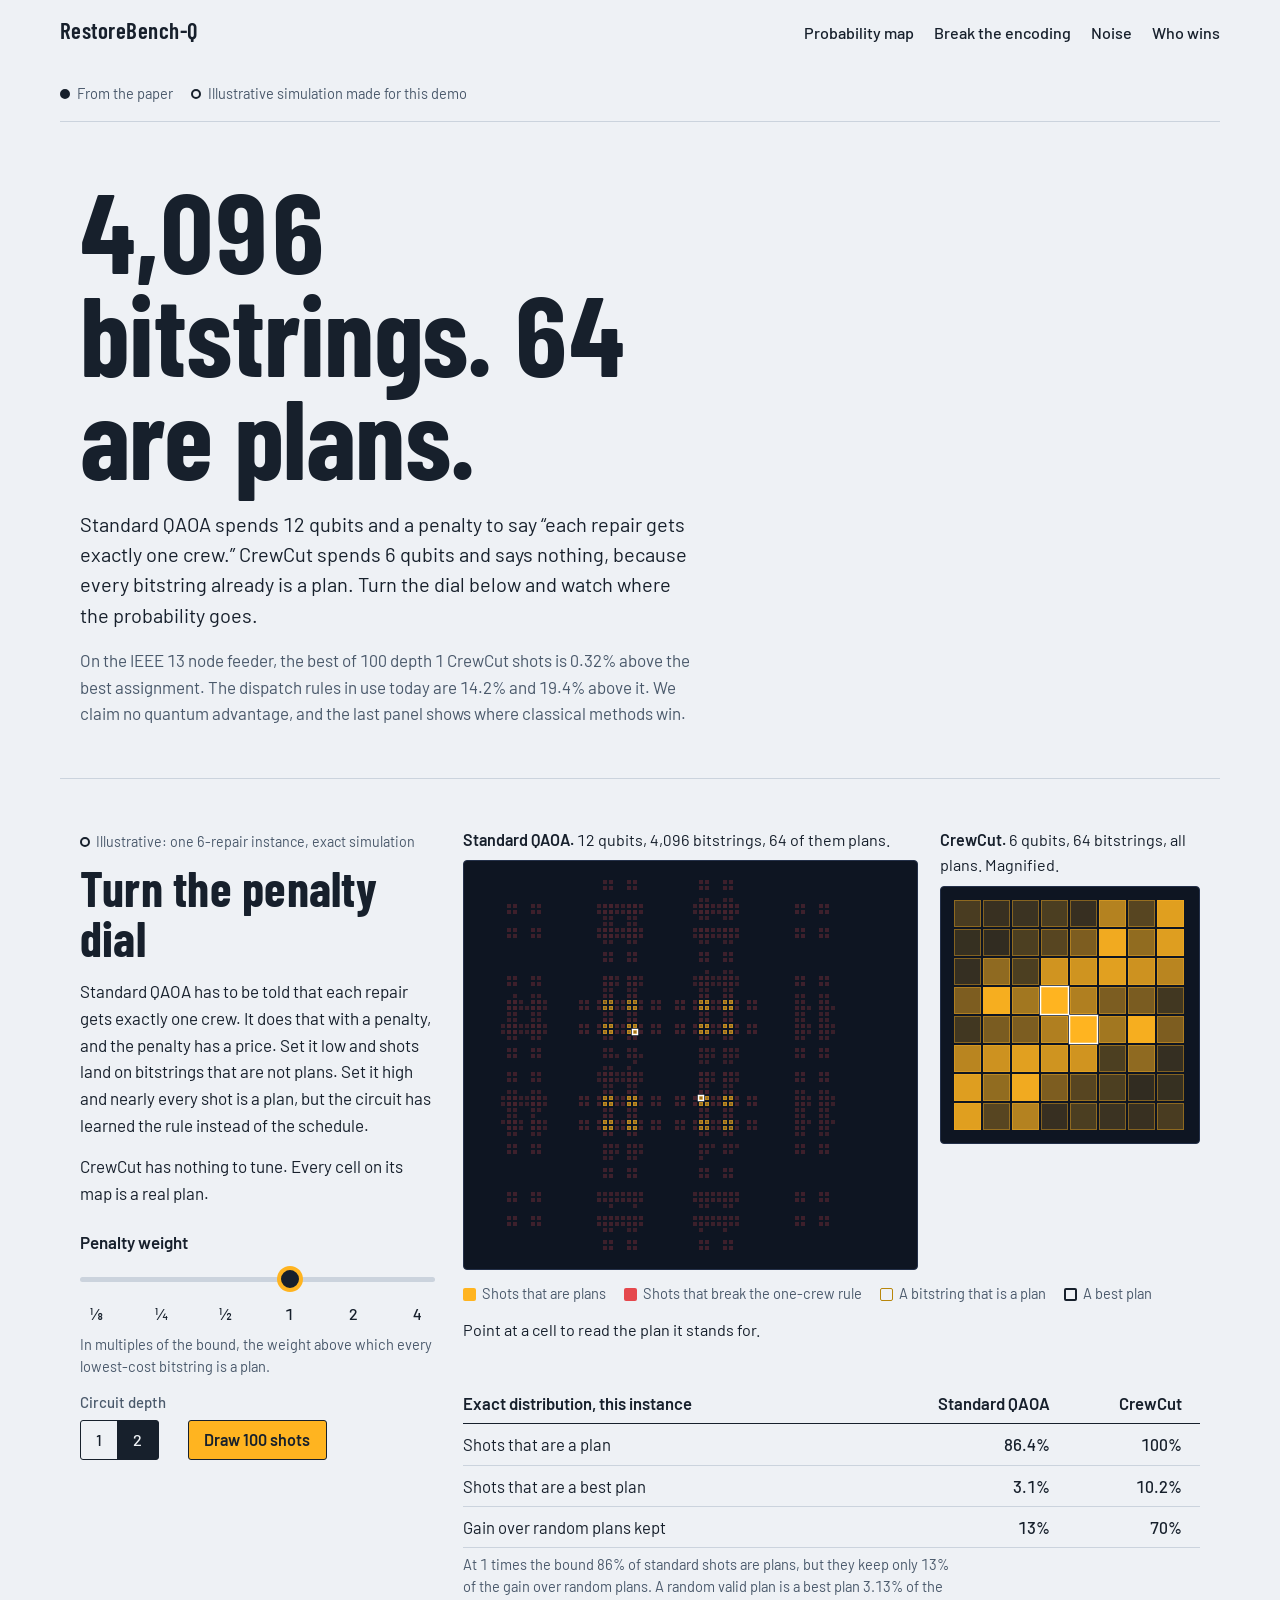
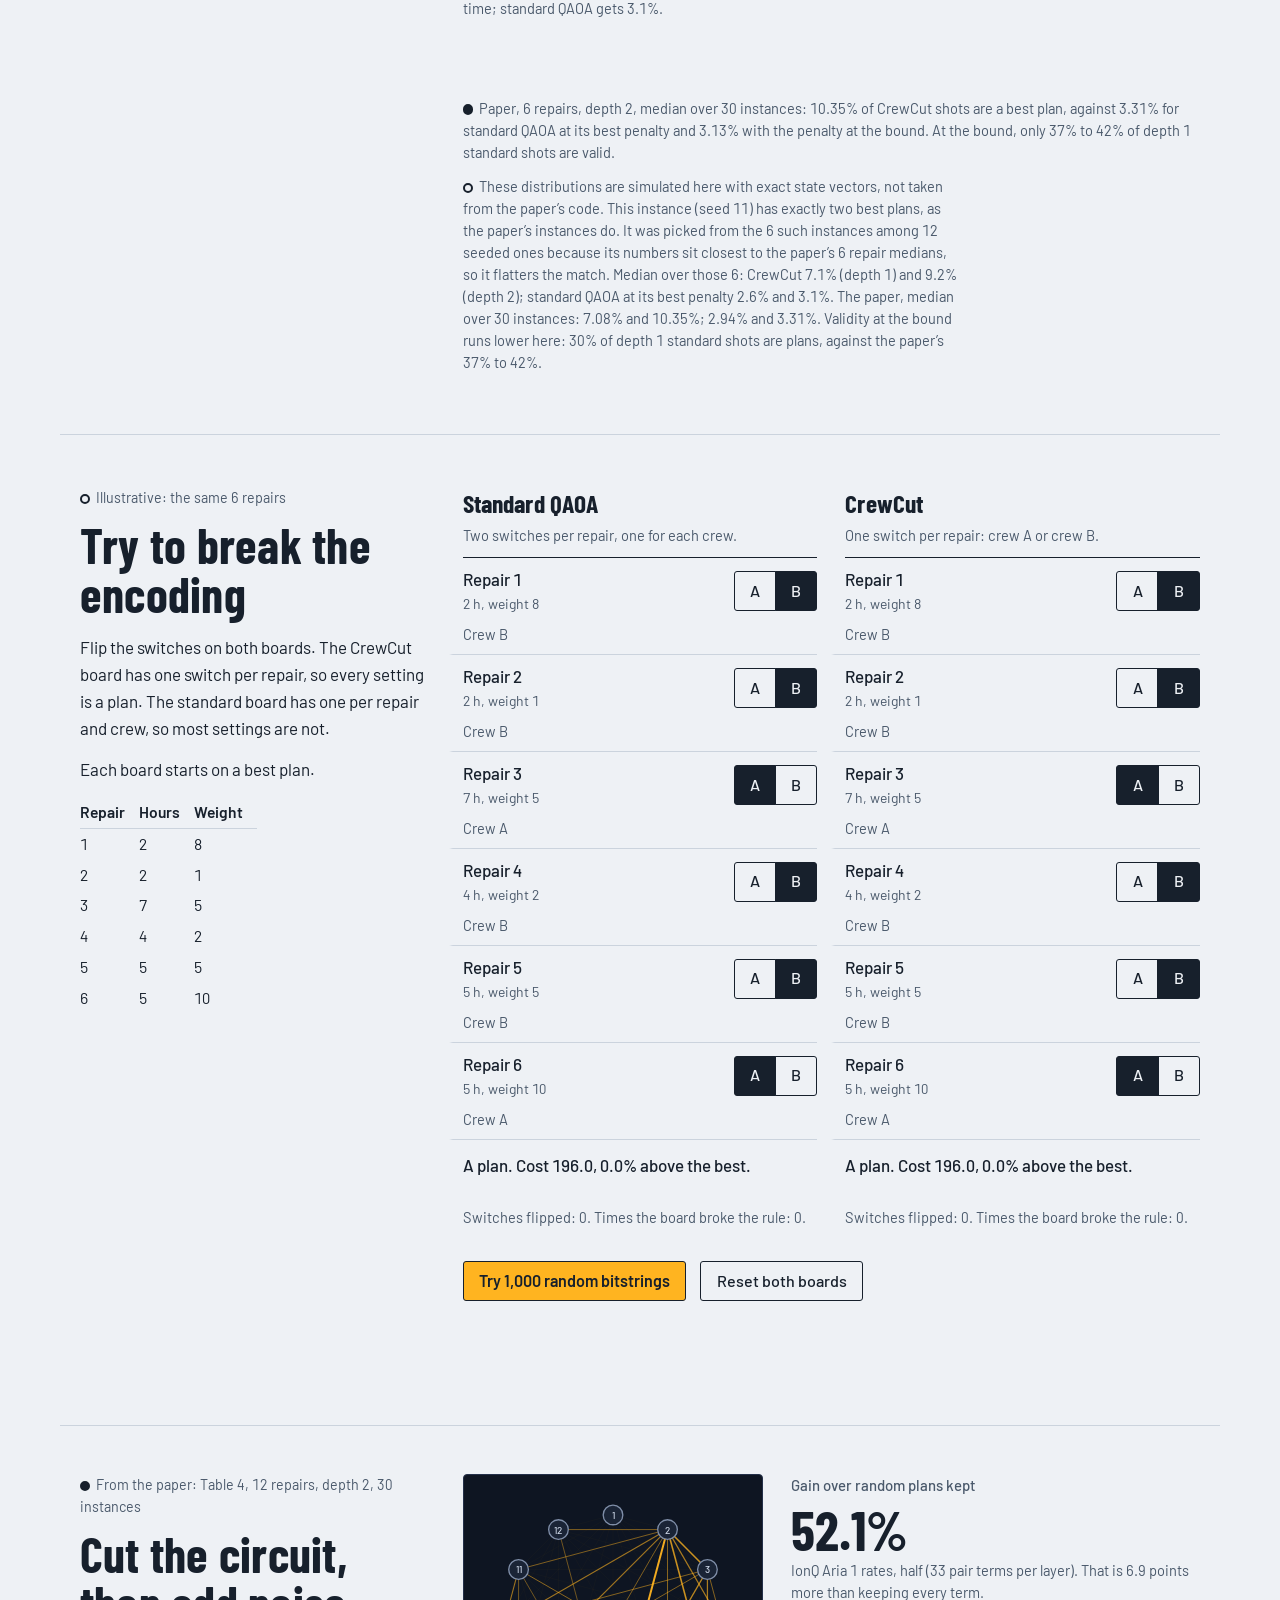
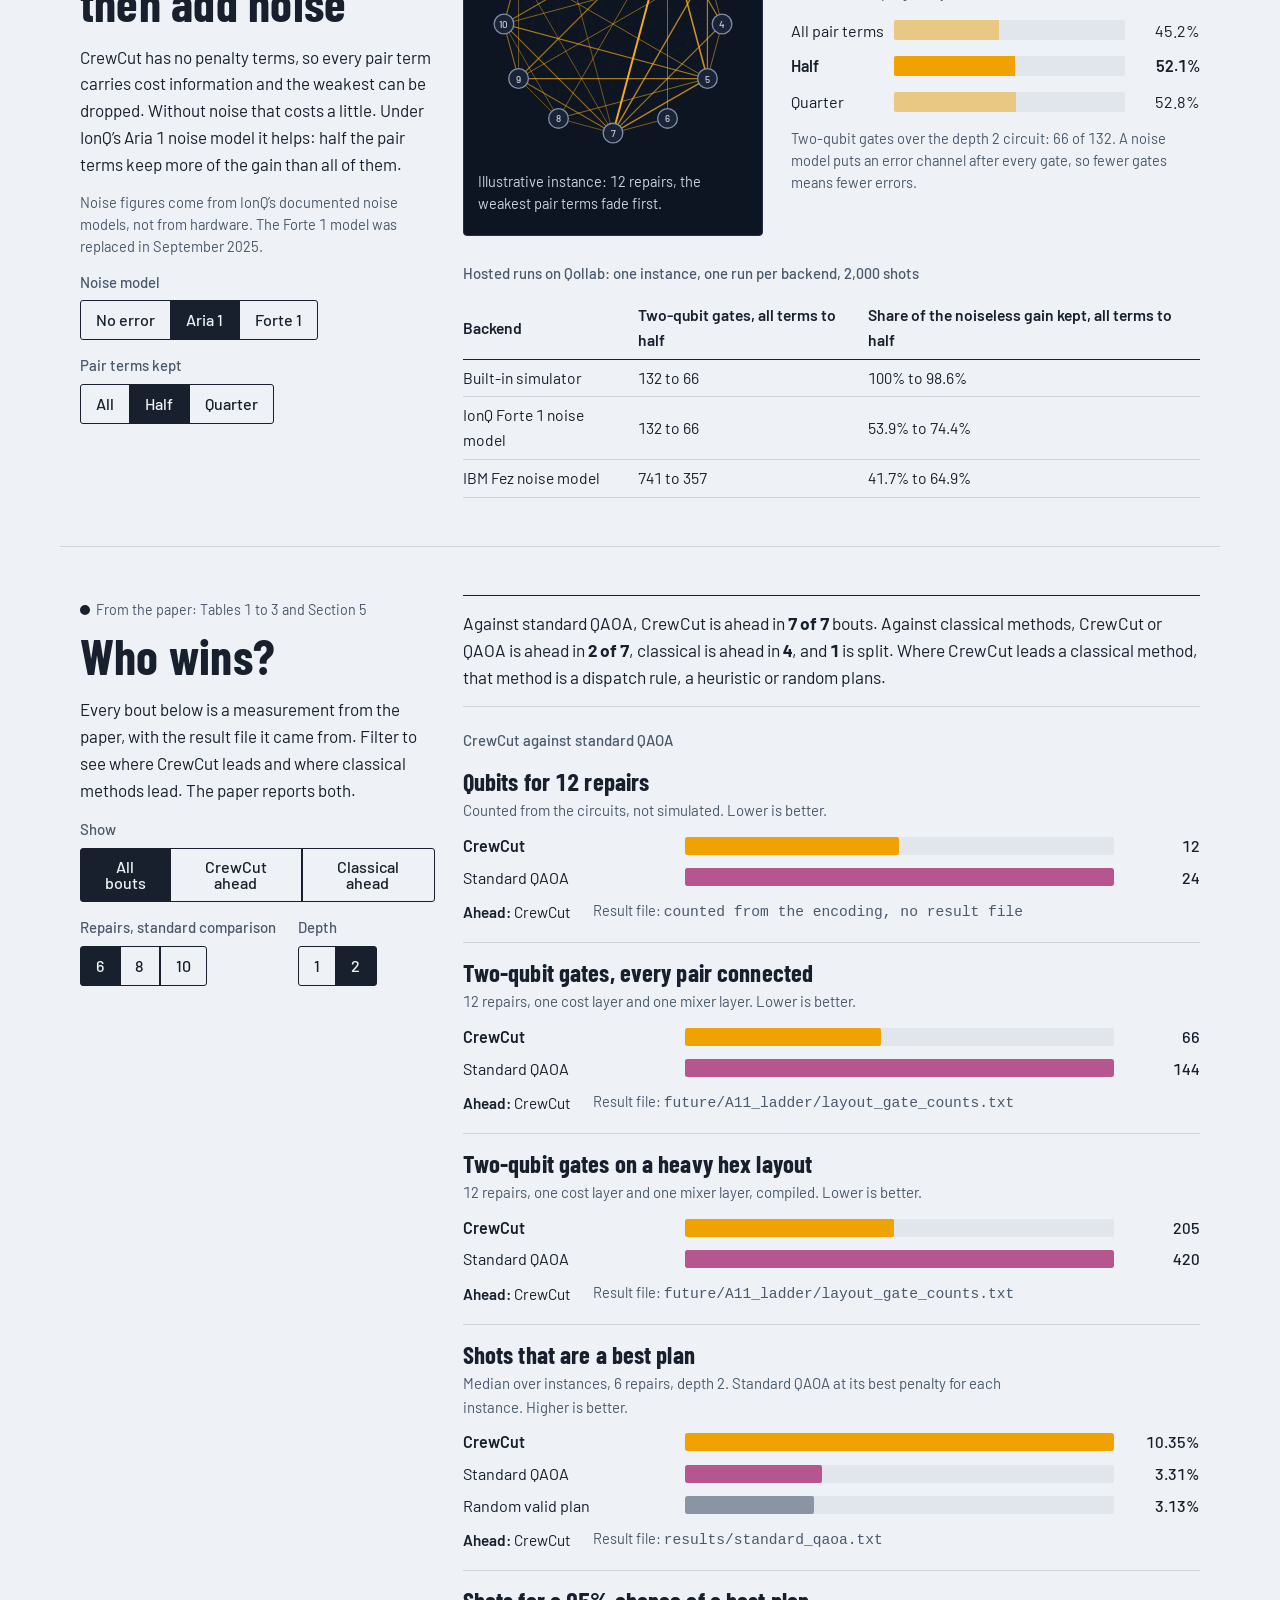
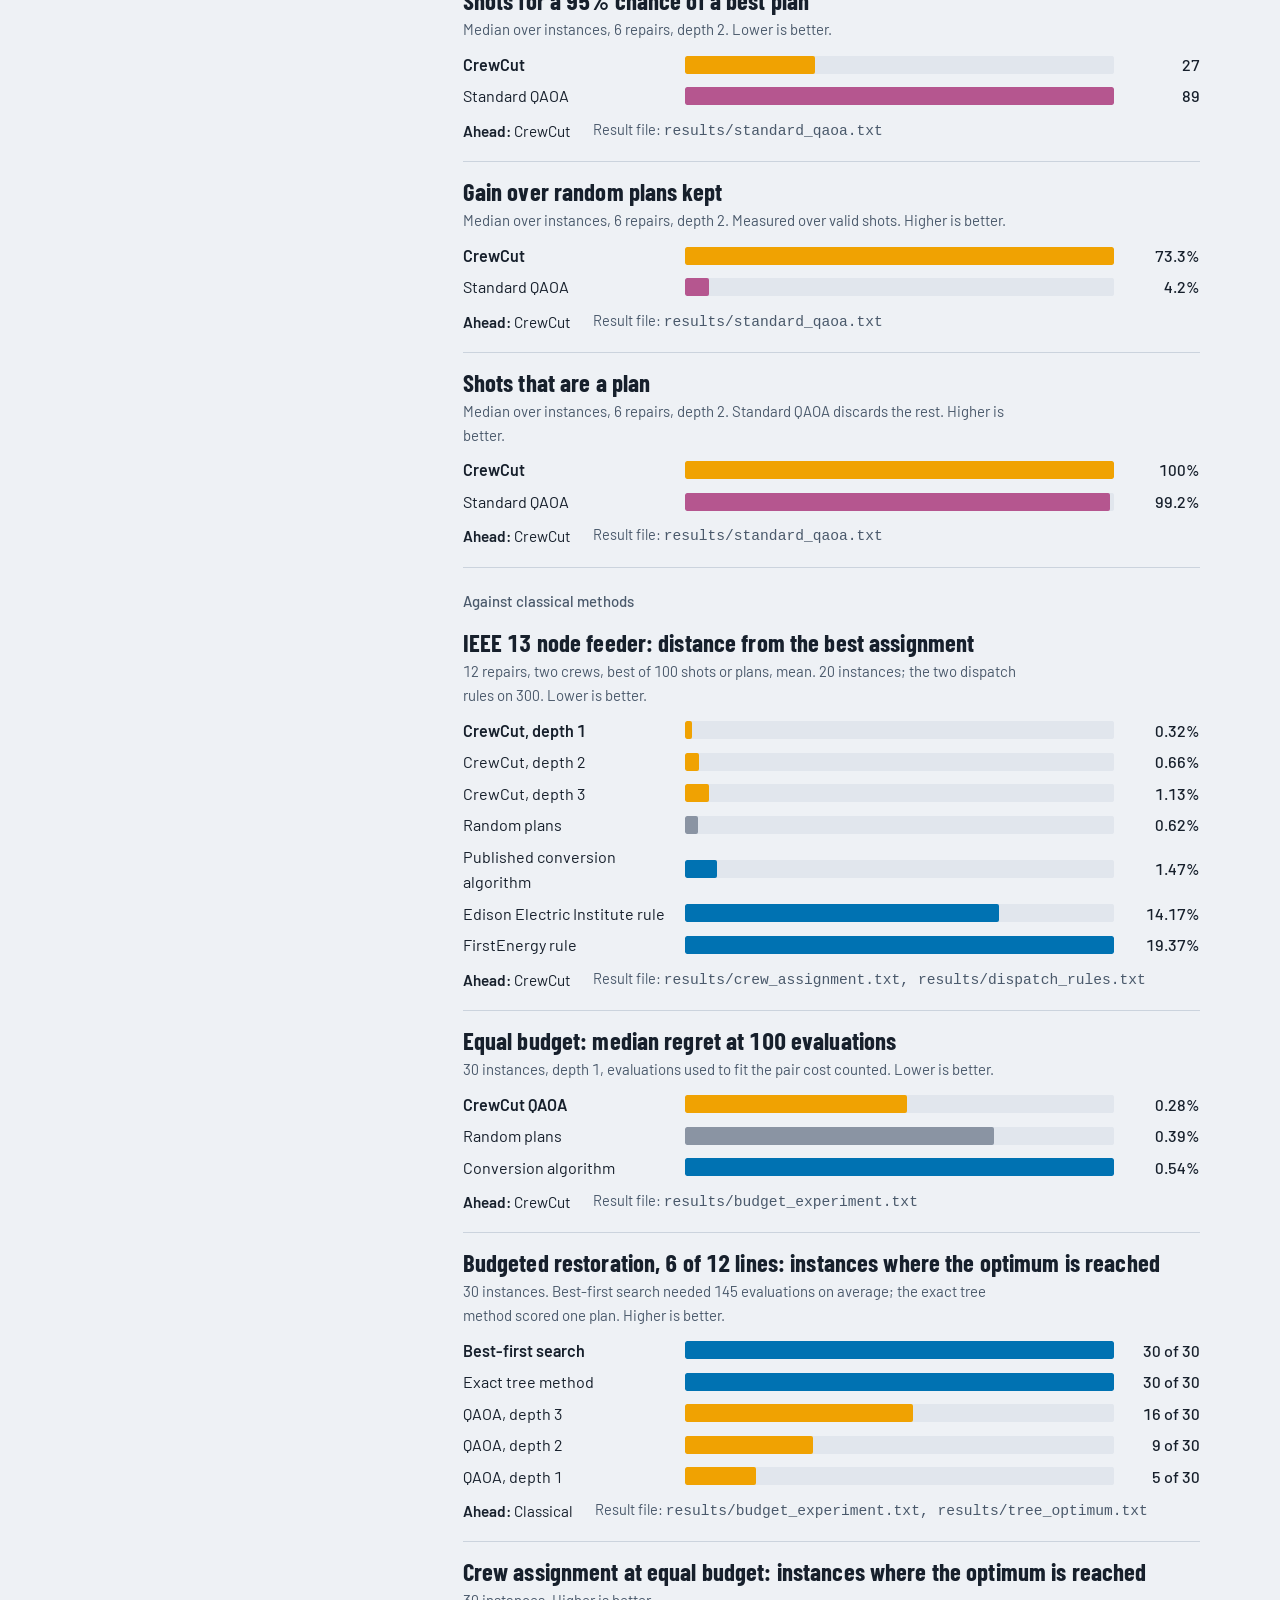
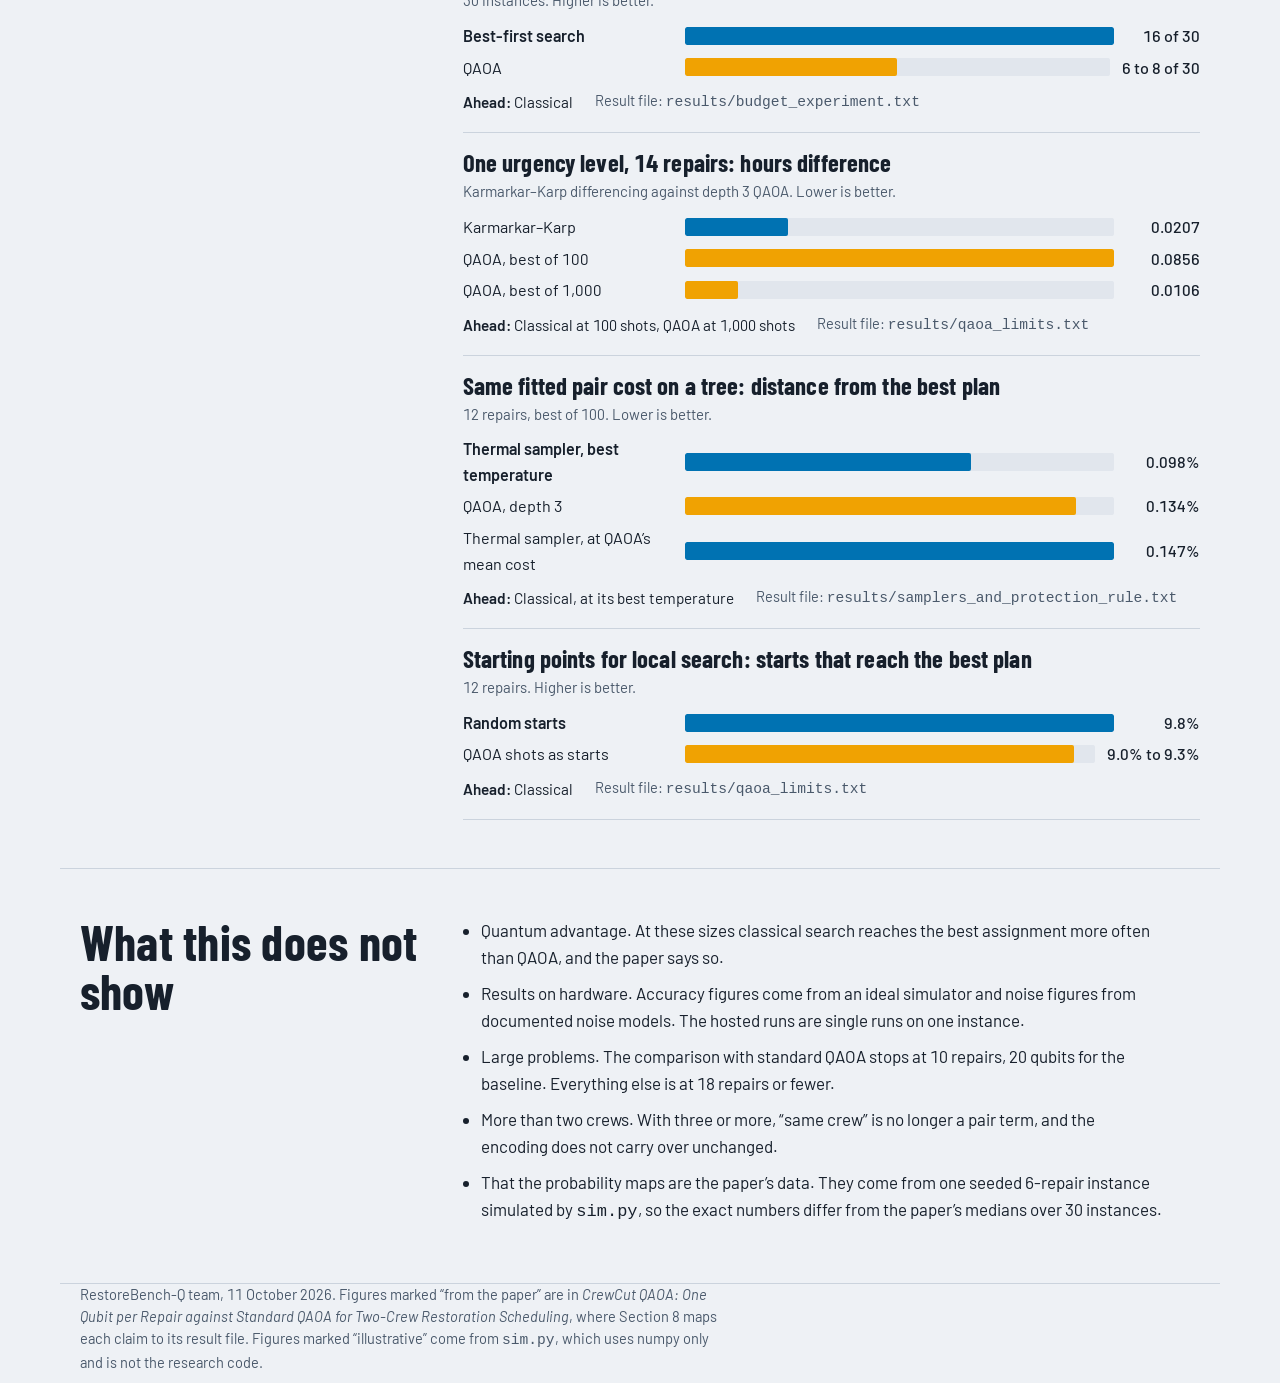
<file: Demo_PublicFacing/crewcut_lab.html>
<!doctype html>
<html lang="en">
<head>
<meta charset="utf-8">
<meta name="viewport" content="width=device-width, initial-scale=1">
<title>CrewCut Lab</title>
<meta name="description" content="Interactive demo for CrewCut QAOA: one qubit per repair against standard QAOA for two-crew restoration scheduling.">
<link rel="preconnect" href="https://fonts.googleapis.com">
<link rel="preconnect" href="https://fonts.gstatic.com" crossorigin>
<link href="https://fonts.googleapis.com/css2?family=Barlow+Condensed:wght@500;600;700&family=Barlow:wght@400;500;600&display=swap" rel="stylesheet">
<style>
:root{
  --paper:#EEF1F5; --ink:#17202C; --ink-2:#4A596B; --rule:#CBD3DD; --soft:#E1E6ED;
  --night:#0E1522; --night-2:#1A2436; --night-ink:#C9D3E3;
  --amber:#FFB420; --fault:#E5484D; --focus:#0057D9;
  --cc:#F0A202; --std:#B5568F; --cls:#0072B2; --rnd:#8A94A3;
  --display:"Barlow Condensed","Arial Narrow","Roboto Condensed","Helvetica Neue",Arial,sans-serif;
  --body:"Barlow","Helvetica Neue",Arial,system-ui,sans-serif;
}
@media (prefers-color-scheme:dark){
  :root:not([data-theme="light"]){
    --paper:#0A0F18; --ink:#E7ECF3; --ink-2:#9AA8BA; --rule:#273244; --soft:#141C2A;
    --night:#0E1522; --night-2:#1A2436; --focus:#6EA8FF;
    --std:#D58AB8; --cls:#4DA3E0; --rnd:#7C8796;
  }
}
:root[data-theme="dark"]{
  --paper:#0A0F18; --ink:#E7ECF3; --ink-2:#9AA8BA; --rule:#273244; --soft:#141C2A;
  --focus:#6EA8FF; --std:#D58AB8; --cls:#4DA3E0; --rnd:#7C8796;
}
*{box-sizing:border-box}
html{font-size:17px;-webkit-text-size-adjust:100%}
body{margin:0;background:var(--paper);color:var(--ink);font:400 1rem/1.58 var(--body);font-variant-numeric:tabular-nums}
a{color:inherit;text-decoration-thickness:1px;text-underline-offset:3px}
a:hover{text-decoration-thickness:2px}
:focus-visible{outline:3px solid var(--focus);outline-offset:2px;border-radius:2px}
.wrap{max-width:1160px;margin:0 auto;padding:0 20px}
h1,h2,h3{font-family:var(--display);font-weight:700;margin:0;letter-spacing:.005em}
p{margin:0 0 .85em;max-width:62ch}
.small{font-size:.86rem;color:var(--ink-2);line-height:1.5}
.visually-hidden{position:absolute;width:1px;height:1px;overflow:hidden;clip:rect(0 0 0 0);white-space:nowrap}

/* header */
.site{display:flex;justify-content:space-between;align-items:baseline;gap:20px;flex-wrap:wrap;padding:16px 0;border-bottom:1px solid var(--rule)}
.brand{font:600 1.35rem/1 var(--display);letter-spacing:.02em}
.site nav{display:flex;gap:20px;flex-wrap:wrap;font-weight:500;font-size:.95rem}
.site nav a{text-decoration:none;padding:4px 0;border-bottom:2px solid transparent}
.site nav a:hover{border-color:var(--ink)}
.legend{display:flex;gap:18px;flex-wrap:wrap;padding:10px 0 0;font-size:.86rem;color:var(--ink-2)}
.dot{display:inline-block;width:.7em;height:.7em;border-radius:50%;margin-right:.45em;vertical-align:-.05em;border:2px solid var(--ink)}
.dot.solid{background:var(--ink)}

/* hero */
.hero{padding:56px 20px 36px}
h1{font-size:clamp(3rem,9vw,6.6rem);line-height:.92;letter-spacing:-.005em;max-width:12ch}
.lede{font-size:1.18rem;line-height:1.5;margin-top:22px;max-width:56ch}
.claim{margin-top:16px;color:var(--ink-2);max-width:62ch}

/* panels */
.panel{padding:48px 20px;border-top:1px solid var(--rule);display:grid;grid-template-columns:repeat(12,1fr);column-gap:28px;row-gap:22px}
.panel .text{grid-column:1 / span 4}
.panel .widget{grid-column:5 / span 8;min-width:0}
.panel h2{font-size:clamp(2rem,4vw,2.9rem);line-height:1;margin-bottom:16px}
.tag{display:inline-block;font-size:.84rem;color:var(--ink-2);margin:0 0 10px}
.tag .dot{margin-right:.4em}
@media (max-width:880px){
  .panel .text,.panel .widget{grid-column:1 / -1}
  .hero{padding-top:36px}
}

/* buttons */
button{font:500 .95rem/1 var(--body);color:var(--ink);background:transparent;border:1.5px solid var(--ink);border-radius:3px;padding:.62em .95em;cursor:pointer;min-height:40px}
button:hover{background:var(--soft)}
button[aria-pressed="true"],button.on{background:var(--ink);color:var(--paper)}
button.primary{background:var(--amber);color:#17202C;border-color:#17202C;font-weight:600}
button.primary:hover{background:#FFC24D}
.seg{display:inline-flex}
.seg button{border-radius:0;margin-left:-1.5px}
.seg button:first-child{border-radius:3px 0 0 3px;margin-left:0}
.seg button:last-child{border-radius:0 3px 3px 0}
.controls{display:flex;gap:14px 22px;flex-wrap:wrap;align-items:flex-end;margin:6px 0 0}
.controls .grp{display:flex;flex-direction:column;gap:6px}
.lbl{font-size:.88rem;color:var(--ink-2);font-weight:500}

/* dial */
.dial{margin:22px 0 4px}
.dial label{display:block;font-weight:600;margin-bottom:6px}
.dial input[type=range]{width:100%;appearance:none;-webkit-appearance:none;background:transparent;height:34px;margin:0;cursor:pointer}
.dial input[type=range]::-webkit-slider-runnable-track{height:5px;background:var(--rule);border-radius:3px}
.dial input[type=range]::-moz-range-track{height:5px;background:var(--rule);border-radius:3px}
.dial input[type=range]::-webkit-slider-thumb{-webkit-appearance:none;width:26px;height:26px;border-radius:50%;background:var(--ink);border:4px solid var(--amber);margin-top:-10.5px}
.dial input[type=range]::-moz-range-thumb{width:18px;height:18px;border-radius:50%;background:var(--ink);border:4px solid var(--amber)}
.ticks{display:flex;justify-content:space-between;padding:0 4px;font-weight:500;font-size:.95rem;margin-top:-2px}
.ticks span{width:1.6em;text-align:center}
.dial-note{margin-top:8px}

/* maps */
.maps{display:grid;grid-template-columns:minmax(0,1.75fr) minmax(0,1fr);gap:22px;align-items:start}
@media (max-width:640px){.maps{grid-template-columns:1fr}}
figure{margin:0}
.mapbox{background:var(--night);padding:12px;border-radius:4px;border:1px solid #243049}
.mapbox canvas{display:block;image-rendering:pixelated;cursor:crosshair;max-width:100%}
figcaption{margin-bottom:8px;font-size:.95rem}
figcaption b{font-weight:600}
.cc-figure{max-width:300px}
.key{display:flex;flex-wrap:wrap;gap:6px 18px;margin-top:12px;font-size:.86rem;color:var(--ink-2)}
.key i{display:inline-block;width:.9em;height:.9em;margin-right:.4em;vertical-align:-.12em;border-radius:2px}
.key .k-valid{background:var(--amber)}
.key .k-bad{background:var(--fault)}
.key .k-slot{border:1.5px solid #B8860B;background:transparent}
.key .k-best{border:2px solid var(--ink);background:transparent}
.hover{min-height:3.2em;margin:12px 0 0;font-size:.95rem;max-width:none}
.hover b{font-weight:600}

/* readout */
.readout{width:100%;border-collapse:collapse;margin:14px 0 6px;font-size:.98rem}
.readout th,.readout td{text-align:left;padding:7px 12px 7px 0;border-bottom:1px solid var(--rule);vertical-align:baseline}
.readout thead th{font-weight:600;border-bottom:1.5px solid var(--ink)}
.readout td.num,.readout th.num{text-align:right;padding-right:18px;white-space:nowrap}
.readout td.num{font-weight:500}
.shotsline{min-height:3em;margin-top:10px;max-width:none}
.ref{margin-top:10px;max-width:none}

/* break boards */
.boards{display:grid;grid-template-columns:1fr 1fr;gap:28px}
@media (max-width:700px){.boards{grid-template-columns:1fr}}
.board h3{font-size:1.5rem;margin-bottom:2px}
.board .sub{margin-bottom:10px}
.rows{border-top:1.5px solid var(--ink)}
.row{display:grid;grid-template-columns:1fr auto;gap:8px 12px;align-items:center;padding:8px 0 8px 10px;border-bottom:1px solid var(--rule);border-left:4px solid transparent;margin-left:-14px;padding-left:10px}
.row.bad{border-left-color:var(--fault);background:rgba(229,72,77,.08)}
.row .who{font-weight:500}
.row .who small{display:block;color:var(--ink-2);font-weight:400;font-size:.82rem}
.row .state{grid-column:1 / -1;font-size:.86rem;color:var(--ink-2)}
.row.bad .state{color:var(--fault);font-weight:600}
@media (prefers-color-scheme:dark){:root:not([data-theme="light"]) .row.bad .state{color:#FF8A8E}}
.verdict{margin:12px 0 4px;font-weight:500;min-height:3em;max-width:none}
.verdict.bad{color:var(--fault)}
@media (prefers-color-scheme:dark){:root:not([data-theme="light"]) .verdict.bad{color:#FF8A8E}}
.trial{margin-top:20px;display:flex;gap:14px;flex-wrap:wrap;align-items:center}
.trialout{margin-top:10px;max-width:none;min-height:3em}
.inst{margin:0 0 24px;border-collapse:collapse;font-size:.92rem}
.inst th,.inst td{padding:3px 14px 3px 0;text-align:left;font-weight:400}
.inst thead th{font-weight:600;border-bottom:1px solid var(--rule)}

/* noise */
.noisegrid{display:grid;grid-template-columns:minmax(0,300px) minmax(0,1fr);gap:28px;align-items:start}
@media (max-width:700px){.noisegrid{grid-template-columns:1fr}}
.circ{background:var(--night);border-radius:4px;border:1px solid #243049;padding:6px}
.circ svg{display:block;width:100%;height:auto}
.circ line{stroke:var(--amber);transition:opacity .25s ease,stroke-width .25s ease}
.circ circle{fill:var(--night-2);stroke:#7F8EA8;stroke-width:1.5}
.circ text{fill:var(--night-ink);font:500 11px var(--body);text-anchor:middle;dominant-baseline:central}
.gainbars{display:grid;gap:10px;margin:14px 0}
.gb{display:grid;grid-template-columns:5.8em 1fr 4em;gap:10px;align-items:center;font-size:.95rem}
.gb .track{height:20px;background:var(--soft);border-radius:2px;overflow:hidden}
.gb .fill{height:100%;background:var(--cc);transition:width .3s ease;opacity:.45}
.gb.sel .fill{opacity:1}
.gb.sel{font-weight:600}
.gb .v{text-align:right}
.big{font:700 3.2rem/1 var(--display);margin:6px 0 2px}
.hosted{width:100%;border-collapse:collapse;margin-top:12px;font-size:.92rem}
.hosted th,.hosted td{text-align:left;padding:6px 14px 6px 0;border-bottom:1px solid var(--rule)}
.hosted thead th{font-weight:600;border-bottom:1.5px solid var(--ink)}

/* bouts */
.chips{display:flex;gap:10px;flex-wrap:wrap;align-items:flex-end;margin:0 0 18px}
.score{margin:0 0 20px;padding:14px 0;border-top:1.5px solid var(--ink);border-bottom:1px solid var(--rule);max-width:none;font-size:1.02rem}
.bout{padding:16px 0 18px;border-bottom:1px solid var(--rule)}
.bout h3{font-size:1.45rem;line-height:1.1;margin-bottom:4px}
.bout .scope{margin:0 0 10px;font-size:.88rem;color:var(--ink-2);max-width:70ch}
.bars{list-style:none;margin:0;padding:0;display:grid;gap:6px}
.bars li{display:grid;grid-template-columns:minmax(8.5em,13em) 1fr minmax(4.6em,auto);gap:12px;align-items:center;font-size:.95rem}
.bars .track{height:18px;background:var(--soft);border-radius:2px;position:relative;overflow:hidden}
.bars .fill{display:block;height:100%;border-radius:2px;min-width:3px;transition:width .3s ease}
.bars .v{text-align:right;white-space:nowrap;font-weight:500}
.f-cc{background:var(--cc)} .f-std{background:var(--std)} .f-cls{background:var(--cls)} .f-rnd{background:var(--rnd)}
.bars li.win .name{font-weight:600}
.verdictline{margin:10px 0 0;font-size:.9rem;max-width:none;display:flex;gap:6px 22px;flex-wrap:wrap}
.verdictline strong{font-weight:600}
@media (max-width:560px){.bars li{grid-template-columns:1fr minmax(4em,auto);}.bars .track{grid-column:1 / -1;grid-row:2}.bars .v{grid-column:2;grid-row:1}}

.limits ul{margin:0;padding-left:1.1em;max-width:70ch}
.limits li{margin-bottom:.55em}
footer{padding:30px 20px 60px;border-top:1px solid var(--rule)}
footer p{max-width:80ch}
@media (prefers-reduced-motion:reduce){*{transition:none!important;animation:none!important;scroll-behavior:auto!important}}
</style>
</head>
<body>
<header class="wrap site">
  <span class="brand">RestoreBench-Q</span>
  <nav aria-label="Sections">
    <a href="#map">Probability map</a>
    <a href="#break">Break the encoding</a>
    <a href="#noise">Noise</a>
    <a href="#wins">Who wins</a>
  </nav>
  <div class="legend" style="width:100%">
    <span><span class="dot solid"></span>From the paper</span>
    <span><span class="dot"></span>Illustrative simulation made for this demo</span>
  </div>
</header>
<noscript><p class="wrap">This demo needs JavaScript to draw the maps and boards.</p></noscript>

<main>
<section class="hero wrap" aria-labelledby="h1">
  <h1 id="h1">4,096 bitstrings. 64 are plans.</h1>
  <p class="lede">Standard QAOA spends 12 qubits and a penalty to say “each repair gets exactly one crew.” CrewCut spends 6 qubits and says nothing, because every bitstring already is a plan. Turn the dial below and watch where the probability goes.</p>
  <p class="claim">On the IEEE 13 node feeder, the best of 100 depth 1 CrewCut shots is 0.32% above the best assignment. The dispatch rules in use today are 14.2% and 19.4% above it. We claim no quantum advantage, and the last panel shows where classical methods win.</p>
</section>

<section id="map" class="panel wrap" aria-labelledby="h-map">
  <div class="text">
    <p class="tag"><span class="dot"></span>Illustrative: one 6-repair instance, exact simulation</p>
    <h2 id="h-map">Turn the penalty dial</h2>
    <p>Standard QAOA has to be told that each repair gets exactly one crew. It does that with a penalty, and the penalty has a price. Set it low and shots land on bitstrings that are not plans. Set it high and nearly every shot is a plan, but the circuit has learned the rule instead of the schedule.</p>
    <p>CrewCut has nothing to tune. Every cell on its map is a real plan.</p>
    <div class="dial">
      <label for="pen">Penalty weight</label>
      <input id="pen" type="range" min="0" max="5" step="1" value="3" aria-describedby="pen-note">
      <div class="ticks" aria-hidden="true"><span>⅛</span><span>¼</span><span>½</span><span>1</span><span>2</span><span>4</span></div>
      <p id="pen-note" class="small dial-note">In multiples of the bound, the weight above which every lowest-cost bitstring is a plan.</p>
    </div>
    <div class="controls">
      <div class="grp"><span class="lbl" id="depth-l">Circuit depth</span>
        <div class="seg" role="group" aria-labelledby="depth-l">
          <button type="button" data-depth="1" aria-pressed="false">1</button>
          <button type="button" data-depth="2" aria-pressed="true">2</button>
        </div></div>
      <button type="button" id="draw" class="primary">Draw 100 shots</button>
    </div>
  </div>
  <div class="widget">
    <div class="maps">
      <figure>
        <figcaption><b>Standard QAOA.</b> 12 qubits, 4,096 bitstrings, 64 of them plans.</figcaption>
        <div class="mapbox"><canvas id="cv-std" role="img" aria-label="Probability map for standard QAOA"></canvas></div>
      </figure>
      <figure class="cc-figure">
        <figcaption><b>CrewCut.</b> 6 qubits, 64 bitstrings, all plans. Magnified.</figcaption>
        <div class="mapbox"><canvas id="cv-cc" role="img" aria-label="Probability map for CrewCut"></canvas></div>
      </figure>
    </div>
    <div class="key" aria-label="Map key">
      <span><i class="k-valid"></i>Shots that are plans</span>
      <span><i class="k-bad"></i>Shots that break the one-crew rule</span>
      <span><i class="k-slot"></i>A bitstring that is a plan</span>
      <span><i class="k-best"></i>A best plan</span>
    </div>
    <p id="hover" class="hover" aria-live="off">Point at a cell to read the plan it stands for.</p>
    <table class="readout">
      <thead><tr><th scope="col">Exact distribution, this instance</th><th scope="col" class="num">Standard QAOA</th><th scope="col" class="num">CrewCut</th></tr></thead>
      <tbody>
        <tr><th scope="row" style="font-weight:400">Shots that are a plan</th><td class="num" id="r-valid-s"></td><td class="num" id="r-valid-c"></td></tr>
        <tr><th scope="row" style="font-weight:400">Shots that are a best plan</th><td class="num" id="r-best-s"></td><td class="num" id="r-best-c"></td></tr>
        <tr><th scope="row" style="font-weight:400">Gain over random plans kept</th><td class="num" id="r-gain-s"></td><td class="num" id="r-gain-c"></td></tr>
      </tbody>
    </table>
    <p class="small" id="r-note" aria-live="polite"></p>
    <p id="shots" class="shotsline" aria-live="polite"></p>
    <p class="small ref" id="paper-ref"></p>
    <p class="small" id="sim-note"></p>
  </div>
</section>

<section id="break" class="panel wrap" aria-labelledby="h-break">
  <div class="text">
    <p class="tag"><span class="dot"></span>Illustrative: the same 6 repairs</p>
    <h2 id="h-break">Try to break the encoding</h2>
    <p>Flip the switches on both boards. The CrewCut board has one switch per repair, so every setting is a plan. The standard board has one per repair and crew, so most settings are not.</p>
    <p>Each board starts on a best plan.</p>
    <table class="inst" aria-label="The instance">
      <thead><tr><th scope="col">Repair</th><th scope="col">Hours</th><th scope="col">Weight</th></tr></thead>
      <tbody id="inst-body"></tbody>
    </table>
  </div>
  <div class="widget">
    <div class="boards">
      <div class="board" id="board-std">
        <h3>Standard QAOA</h3>
        <p class="small sub">Two switches per repair, one for each crew.</p>
        <div class="rows" id="rows-std"></div>
        <p class="verdict" id="verdict-std" aria-live="polite"></p>
        <p class="small" id="count-std"></p>
      </div>
      <div class="board" id="board-cc">
        <h3>CrewCut</h3>
        <p class="small sub">One switch per repair: crew A or crew B.</p>
        <div class="rows" id="rows-cc"></div>
        <p class="verdict" id="verdict-cc" aria-live="polite"></p>
        <p class="small" id="count-cc"></p>
      </div>
    </div>
    <div class="trial">
      <button type="button" id="trial" class="primary">Try 1,000 random bitstrings</button>
      <button type="button" id="reset">Reset both boards</button>
    </div>
    <p id="trialout" class="trialout" aria-live="polite"></p>
  </div>
</section>

<section id="noise" class="panel wrap" aria-labelledby="h-noise">
  <div class="text">
    <p class="tag"><span class="dot solid"></span>From the paper: Table 4, 12 repairs, depth 2, 30 instances</p>
    <h2 id="h-noise">Cut the circuit, then add noise</h2>
    <p>CrewCut has no penalty terms, so every pair term carries cost information and the weakest can be dropped. Without noise that costs a little. Under IonQ’s Aria 1 noise model it helps: half the pair terms keep more of the gain than all of them.</p>
    <p class="small">Noise figures come from IonQ’s documented noise models, not from hardware. The Forte 1 model was replaced in September 2025.</p>
    <div class="controls">
      <div class="grp"><span class="lbl" id="nm-l">Noise model</span>
        <div class="seg" role="group" aria-labelledby="nm-l" id="nm">
          <button type="button" data-nm="none" aria-pressed="false">No error</button>
          <button type="button" data-nm="aria" aria-pressed="true">Aria 1</button>
          <button type="button" data-nm="forte" aria-pressed="false">Forte 1</button>
        </div></div>
      <div class="grp"><span class="lbl" id="kp-l">Pair terms kept</span>
        <div class="seg" role="group" aria-labelledby="kp-l" id="kp">
          <button type="button" data-kp="0" aria-pressed="false">All</button>
          <button type="button" data-kp="1" aria-pressed="true">Half</button>
          <button type="button" data-kp="2" aria-pressed="false">Quarter</button>
        </div></div>
    </div>
  </div>
  <div class="widget">
    <div class="noisegrid">
      <figure class="circ">
        <svg id="circ" viewBox="0 0 320 320" role="img" aria-label="Twelve repairs on a ring, joined by pair terms. Weaker terms are dropped first."></svg>
        <figcaption class="small" style="padding:4px 8px 6px;color:var(--night-ink)">Illustrative instance: 12 repairs, the weakest pair terms fade first.</figcaption>
      </figure>
      <div>
        <p class="lbl" style="margin:0">Gain over random plans kept</p>
        <p class="big" id="n-big" aria-live="polite"></p>
        <p id="n-text" class="small" style="max-width:none" aria-live="polite"></p>
        <div class="gainbars" id="gainbars"></div>
        <p class="small" id="n-gates" style="max-width:none"></p>
      </div>
    </div>
    <p class="lbl" style="margin:26px 0 0">Hosted runs on Qollab: one instance, one run per backend, 2,000 shots</p>
    <table class="hosted">
      <thead><tr><th scope="col">Backend</th><th scope="col">Two-qubit gates, all terms to half</th><th scope="col">Share of the noiseless gain kept, all terms to half</th></tr></thead>
      <tbody>
        <tr><th scope="row" style="font-weight:400">Built-in simulator</th><td>132 to 66</td><td>100% to 98.6%</td></tr>
        <tr><th scope="row" style="font-weight:400">IonQ Forte 1 noise model</th><td>132 to 66</td><td>53.9% to 74.4%</td></tr>
        <tr><th scope="row" style="font-weight:400">IBM Fez noise model</th><td>741 to 357</td><td>41.7% to 64.9%</td></tr>
      </tbody>
    </table>
  </div>
</section>

<section id="wins" class="panel wrap" aria-labelledby="h-wins">
  <div class="text">
    <p class="tag"><span class="dot solid"></span>From the paper: Tables 1 to 3 and Section 5</p>
    <h2 id="h-wins">Who wins?</h2>
    <p>Every bout below is a measurement from the paper, with the result file it came from. Filter to see where CrewCut leads and where classical methods lead. The paper reports both.</p>
    <div class="controls">
      <div class="grp"><span class="lbl" id="f-l">Show</span>
        <div class="seg" role="group" aria-labelledby="f-l" id="filter">
          <button type="button" data-f="all" aria-pressed="true">All bouts</button>
          <button type="button" data-f="cc" aria-pressed="false">CrewCut ahead</button>
          <button type="button" data-f="cls" aria-pressed="false">Classical ahead</button>
        </div></div>
      <div class="grp"><span class="lbl" id="sz-l">Repairs, standard comparison</span>
        <div class="seg" role="group" aria-labelledby="sz-l" id="sz">
          <button type="button" data-sz="6" aria-pressed="true">6</button>
          <button type="button" data-sz="8" aria-pressed="false">8</button>
          <button type="button" data-sz="10" aria-pressed="false">10</button>
        </div></div>
      <div class="grp"><span class="lbl" id="dp-l">Depth</span>
        <div class="seg" role="group" aria-labelledby="dp-l" id="dp">
          <button type="button" data-dp="1" aria-pressed="false">1</button>
          <button type="button" data-dp="2" aria-pressed="true">2</button>
        </div></div>
    </div>
  </div>
  <div class="widget">
    <p class="score" id="score" aria-live="polite"></p>
    <div id="bouts"></div>
  </div>
</section>

<section id="limits" class="panel wrap limits" aria-labelledby="h-lim">
  <div class="text"><h2 id="h-lim">What this does not show</h2></div>
  <div class="widget">
    <ul>
      <li>Quantum advantage. At these sizes classical search reaches the best assignment more often than QAOA, and the paper says so.</li>
      <li>Results on hardware. Accuracy figures come from an ideal simulator and noise figures from documented noise models. The hosted runs are single runs on one instance.</li>
      <li>Large problems. The comparison with standard QAOA stops at 10 repairs, 20 qubits for the baseline. Everything else is at 18 repairs or fewer.</li>
      <li>More than two crews. With three or more, “same crew” is no longer a pair term, and the encoding does not carry over unchanged.</li>
      <li>That the probability maps are the paper’s data. They come from one seeded 6-repair instance simulated by <code>sim.py</code>, so the exact numbers differ from the paper’s medians over 30 instances.</li>
    </ul>
  </div>
</section>
</main>

<footer class="wrap">
  <p class="small">RestoreBench-Q team, 11 October 2026. Figures marked “from the paper” are in <em>CrewCut QAOA: One Qubit per Repair against Standard QAOA for Two-Crew Restoration Scheduling</em>, where Section 8 maps each claim to its result file. Figures marked “illustrative” come from <code>sim.py</code>, which uses numpy only and is not the research code.</p>
</footer>

<script id="logic">
/* ---------- pure logic (no DOM) ---------- */
function mulberry32(a){return function(){a|=0;a=a+0x6D2B79F5|0;var t=Math.imul(a^a>>>15,1|a);t=t+Math.imul(t^t>>>7,61|t)^t;return((t^t>>>14)>>>0)/4294967296;};}
function decodeF32(b64){var bin=atob(b64),u8=new Uint8Array(bin.length);for(var i=0;i<bin.length;i++)u8[i]=bin.charCodeAt(i);return new Float32Array(u8.buffer);}
function pairJ(p,w){var n=p.length,r=p.map(function(x,i){return w[i]/x;}),J=[];for(var i=0;i<n;i++){J.push([]);for(var j=0;j<n;j++)J[i].push(i===j?0:p[i]*p[j]*Math.min(r[i],r[j]));}return J;}
function bitsOf(s,n){var b=[];for(var j=0;j<n;j++)b.push((s>>j)&1);return b;}
/* priority-weighted completion time, each crew in decreasing urgency */
function planCostDirect(p,w,bits){var n=p.length,total=0;for(var c=0;c<2;c++){var jobs=[];for(var j=0;j<n;j++)if(bits[j]===c)jobs.push(j);jobs.sort(function(a,b){return w[b]/p[b]-w[a]/p[a];});var t=0;for(var k=0;k<jobs.length;k++){var q=jobs[k];t+=p[q];total+=w[q]*t;}}return total;}
/* same cost from the pair formula: constant + sum over same-crew pairs of J_ij */
function planCostPair(p,w,J,bits){var n=p.length,c=0;for(var j=0;j<n;j++)c+=w[j]*p[j];for(var i=0;i<n;i++)for(var j2=i+1;j2<n;j2++)if(bits[i]===bits[j2])c+=J[i][j2];return c;}
function allCosts(p,w){var n=p.length,out=[];for(var s=0;s<(1<<n);s++)out.push(planCostDirect(p,w,bitsOf(s,n)));return out;}
/* standard one-hot index: bit 2j = repair j on crew A, bit 2j+1 = crew B */
function stdDecode(idx,n){var rows=[],valid=true,plan=[],bad=[];for(var j=0;j<n;j++){var a=(idx>>(2*j))&1,b=(idx>>(2*j+1))&1;if(a+b===1)rows.push(a?'A':'B');else{rows.push(a+b===0?'none':'both');valid=false;bad.push(j+1);}plan.push(b);}return{valid:valid,rows:rows,plan:plan,bad:bad};}
function stdMasks(n){var size=1<<(2*n),valid=new Uint8Array(size),plan=new Uint16Array(size);for(var i=0;i<size;i++){var d=stdDecode(i,n),pi=0;for(var j=0;j<n;j++)pi|=d.plan[j]<<j;valid[i]=d.valid?1:0;plan[i]=pi;}return{valid:valid,plan:plan};}
function metricsCC(prob,costs){var opt=Math.min.apply(null,costs),rm=0,sm=0,best=0;for(var i=0;i<costs.length;i++){rm+=costs[i];sm+=prob[i]*costs[i];if(Math.abs(costs[i]-opt)<1e-9)best+=prob[i];}rm/=costs.length;return{valid:1,best:best,gain:(rm-sm)/(rm-opt)};}
function metricsStd(prob,costs,masks){var opt=Math.min.apply(null,costs),rm=0,i;for(i=0;i<costs.length;i++)rm+=costs[i];rm/=costs.length;var tot=0,sm=0,best=0;for(i=0;i<prob.length;i++){if(!masks.valid[i])continue;var c=costs[masks.plan[i]];tot+=prob[i];sm+=prob[i]*c;if(Math.abs(c-opt)<1e-9)best+=prob[i];}var mean=tot>0?sm/tot:rm;return{valid:tot,best:best,gain:(rm-mean)/(rm-opt)};}
function sampleShots(prob,k,rand){var cum=new Float64Array(prob.length),s=0,i;for(i=0;i<prob.length;i++){s+=prob[i];cum[i]=s;}var out=[];for(var t=0;t<k;t++){var u=rand()*s,lo=0,hi=prob.length-1;while(lo<hi){var mid=(lo+hi)>>1;if(cum[mid]<u)lo=mid+1;else hi=mid;}out.push(lo);}return out;}
function fmtPct(x,d){return(x*100).toFixed(d===undefined?1:d)+'%';}

/* ---------- numbers from the paper ---------- */
var T1={6:{1:[7.08,2.94,3.13],2:[10.35,3.31,3.13]},8:{1:[2.29,0.74,0.78],2:[3.63,0.90,0.78]},10:{1:[0.62,0.18,0.20],2:[1.01,0.22,0.20]}};
var T2={6:{1:{s95:[41,101],gain:[59.9,0.2],valid:93.5},2:{s95:[27,89],gain:[73.3,4.2],valid:99.2}},
        8:{1:{s95:[129,406],gain:[59.7,0.2],valid:92.8},2:{s95:[81,330],gain:[70.9,7.8],valid:99.3}},
        10:{1:{s95:[485,1639],gain:[55.6,0.1],valid:93.2},2:{s95:[296,1372],gain:[68.8,6.4],valid:99.2}}};
var T4={none:[69.7,68.3,62.3],aria:[45.2,52.1,52.8],forte:[60.5,61.9,58.9]};
var NOISE_GATES=[132,66,32], NOISE_TERMS=[66,33,16];
var KEEP_NAMES=['All pair terms','Half','Quarter'];
var NM_NAMES={none:'No error',aria:'IonQ Aria 1 rates',forte:'IonQ Forte 1 rates'};
var PAPER_REF={1:{cc:7.08,so:2.94,sb:1.44},2:{cc:10.35,so:3.31,sb:3.13}};

function pf(v,d){return v.toFixed(d===undefined?2:d)+'%';}
function buildBouts(size,depth){
  var t1=T1[size][depth],t2=T2[size][depth],srcStd=size===10?'results/standard_qaoa_10.txt':'results/standard_qaoa.txt';
  var ctx='Median over instances, '+size+' repairs, depth '+depth+'. ';
  var enc=[
    {id:'qubits',group:'enc',title:'Qubits for 12 repairs',scope:'Counted from the circuits, not simulated.',better:'low',src:'counted from the encoding, no result file',
      entries:[{k:'cc',label:'CrewCut',v:12,text:'12'},{k:'std',label:'Standard QAOA',v:24,text:'24'}]},
    {id:'gates',group:'enc',title:'Two-qubit gates, every pair connected',scope:'12 repairs, one cost layer and one mixer layer.',better:'low',src:'future/A11_ladder/layout_gate_counts.txt',
      entries:[{k:'cc',label:'CrewCut',v:66,text:'66'},{k:'std',label:'Standard QAOA',v:144,text:'144'}]},
    {id:'hex',group:'enc',title:'Two-qubit gates on a heavy hex layout',scope:'12 repairs, one cost layer and one mixer layer, compiled.',better:'low',src:'future/A11_ladder/layout_gate_counts.txt',
      entries:[{k:'cc',label:'CrewCut',v:205,text:'205'},{k:'std',label:'Standard QAOA',v:420,text:'420'}]},
    {id:'best',group:'enc',title:'Shots that are a best plan',scope:ctx+'Standard QAOA at its best penalty for each instance.',better:'high',src:srcStd,
      entries:[{k:'cc',label:'CrewCut',v:t1[0],text:pf(t1[0])},{k:'std',label:'Standard QAOA',v:t1[1],text:pf(t1[1])},{k:'rnd',label:'Random valid plan',v:t1[2],text:pf(t1[2]),ref:true}]},
    {id:'s95',group:'enc',title:'Shots for a 95% chance of a best plan',scope:ctx,better:'low',src:srcStd,
      entries:[{k:'cc',label:'CrewCut',v:t2.s95[0],text:String(t2.s95[0]).replace(/\B(?=(\d{3})+(?!\d))/g,',')},{k:'std',label:'Standard QAOA',v:t2.s95[1],text:String(t2.s95[1]).replace(/\B(?=(\d{3})+(?!\d))/g,',')}]},
    {id:'gain',group:'enc',title:'Gain over random plans kept',scope:ctx+'Measured over valid shots.',better:'high',src:srcStd,
      entries:[{k:'cc',label:'CrewCut',v:t2.gain[0],text:t2.gain[0].toFixed(1)+'%'},{k:'std',label:'Standard QAOA',v:t2.gain[1],text:t2.gain[1].toFixed(1)+'%'}]},
    {id:'valid',group:'enc',title:'Shots that are a plan',scope:ctx+'Standard QAOA discards the rest.',better:'high',src:srcStd,
      entries:[{k:'cc',label:'CrewCut',v:100,text:'100%'},{k:'std',label:'Standard QAOA',v:t2.valid,text:t2.valid.toFixed(1)+'%'}]}
  ];
  var cls=[
    {id:'feeder',group:'cls',title:'IEEE 13 node feeder: distance from the best assignment',scope:'12 repairs, two crews, best of 100 shots or plans, mean. 20 instances; the two dispatch rules on 300.',better:'low',src:'results/crew_assignment.txt, results/dispatch_rules.txt',
      entries:[{k:'cc',label:'CrewCut, depth 1',v:0.32,text:'0.32%'},{k:'cc',label:'CrewCut, depth 2',v:0.66,text:'0.66%'},{k:'cc',label:'CrewCut, depth 3',v:1.13,text:'1.13%'},{k:'rnd',label:'Random plans',v:0.62,text:'0.62%'},{k:'cls',label:'Published conversion algorithm',v:1.47,text:'1.47%'},{k:'cls',label:'Edison Electric Institute rule',v:14.17,text:'14.17%'},{k:'cls',label:'FirstEnergy rule',v:19.37,text:'19.37%'}]},
    {id:'budget',group:'cls',title:'Equal budget: median regret at 100 evaluations',scope:'30 instances, depth 1, evaluations used to fit the pair cost counted.',better:'low',src:'results/budget_experiment.txt',
      entries:[{k:'cc',label:'CrewCut QAOA',v:0.28,text:'0.28%'},{k:'rnd',label:'Random plans',v:0.39,text:'0.39%'},{k:'cls',label:'Conversion algorithm',v:0.54,text:'0.54%'}]},
    {id:'restore',group:'cls',title:'Budgeted restoration, 6 of 12 lines: instances where the optimum is reached',scope:'30 instances. Best-first search needed 145 evaluations on average; the exact tree method scored one plan.',better:'high',src:'results/budget_experiment.txt, results/tree_optimum.txt',
      entries:[{k:'cls',label:'Best-first search',v:30,text:'30 of 30'},{k:'cls',label:'Exact tree method',v:30,text:'30 of 30'},{k:'cc',label:'QAOA, depth 3',v:16,text:'16 of 30'},{k:'cc',label:'QAOA, depth 2',v:9,text:'9 of 30'},{k:'cc',label:'QAOA, depth 1',v:5,text:'5 of 30'}]},
    {id:'assign',group:'cls',title:'Crew assignment at equal budget: instances where the optimum is reached',scope:'30 instances.',better:'high',src:'results/budget_experiment.txt',
      entries:[{k:'cls',label:'Best-first search',v:16,text:'16 of 30'},{k:'cc',label:'QAOA',v:8,text:'6 to 8 of 30'}]},
    {id:'kk',group:'cls',title:'One urgency level, 14 repairs: hours difference',scope:'Karmarkar–Karp differencing against depth 3 QAOA.',better:'low',winner:'split',splitText:'Classical at 100 shots, QAOA at 1,000 shots',src:'results/qaoa_limits.txt',
      entries:[{k:'cls',label:'Karmarkar–Karp',v:0.0207,text:'0.0207'},{k:'cc',label:'QAOA, best of 100',v:0.0856,text:'0.0856'},{k:'cc',label:'QAOA, best of 1,000',v:0.0106,text:'0.0106'}]},
    {id:'thermal',group:'cls',title:'Same fitted pair cost on a tree: distance from the best plan',scope:'12 repairs, best of 100.',better:'low',winnerLabel:'Classical, at its best temperature',src:'results/samplers_and_protection_rule.txt',
      entries:[{k:'cls',label:'Thermal sampler, best temperature',v:0.098,text:'0.098%'},{k:'cc',label:'QAOA, depth 3',v:0.134,text:'0.134%'},{k:'cls',label:'Thermal sampler, at QAOA’s mean cost',v:0.147,text:'0.147%'}]},
    {id:'local',group:'cls',title:'Starting points for local search: starts that reach the best plan',scope:'12 repairs.',better:'high',src:'results/qaoa_limits.txt',
      entries:[{k:'cls',label:'Random starts',v:9.8,text:'9.8%'},{k:'cc',label:'QAOA shots as starts',v:9.3,text:'9.0% to 9.3%'}]}
  ];
  return enc.concat(cls);
}
function boutWinner(b){
  if(b.winner)return b.winner;
  var best=null;
  b.entries.forEach(function(e){if(e.ref)return;if(!best||(b.better==='low'?e.v<best.v:e.v>best.v))best=e;});
  return best.k==='cc'?'cc':'cls';
}
function scoreboard(bouts){var s={enc:{cc:0,cls:0,split:0,n:0},cls:{cc:0,cls:0,split:0,n:0}};bouts.forEach(function(b){var w=boutWinner(b);s[b.group][w]++;s[b.group].n++;});return s;}

/* illustrative 12-repair instance for the noise ring */
function ring12(){var rnd=mulberry32(7),p=[],w=[];for(var i=0;i<12;i++){p.push(1+Math.floor(rnd()*8));w.push(1+Math.floor(rnd()*10));}var J=pairJ(p,w),edges=[];for(var a=0;a<12;a++)for(var b=a+1;b<12;b++)edges.push({a:a,b:b,j:J[a][b]});edges.sort(function(x,y){return y.j-x.j;});return edges;}
if(typeof module!=='undefined')module.exports={mulberry32,decodeF32,pairJ,bitsOf,planCostDirect,planCostPair,allCosts,stdDecode,stdMasks,metricsCC,metricsStd,sampleShots,buildBouts,boutWinner,scoreboard,ring12,T1,T2,T4};
</script>

<script id="ui">
(function(){
"use strict";
var DATA={"seed":11,"p":[2,2,7,4,5,5],"w":[8,1,5,2,5,10],"mult":[0.125,0.25,0.5,1,2,4],"rep":{"cc1":7.1,"cc2":9.2,"so1":2.6,"so2":3.1,"vb1":30,"n_free":6,"n_all":12},"cc":{"1":"tYwfOzTirznhShI79ovFOT3PODttxK48/1n9O819/TySlUQ6qzuDO4ZiYTjHqUk85WJhPBl1DD3+wpc8ejj1PFA35TrFzYk8ZgjdO59+7Dy73Nw8xmbzPGnW4zyZRas8x/plPAC/Ej3bErA83LASPT4buzxe0Tk8XlRbPBdnfDsXZ3w7XlRbPF7ROTw+G7s83LASPdsSsDwAvxI9x/plPJlFqzxp1uM8xmbzPLvc3Dyffuw8ZgjdO8XNiTxQN+U6ejj1PP7ClzwZdQw95WJhPMepSTyGYmE4qzuDO5KVRDrNff08/1n9O23Erjw9zzg79ovFOeFKEjs04q85tYwfOw==","2":"YTerOvZGtzl5BQM6ZIrCOpT+nzn7RbU8dB0rO2H0GT3QC4k5Ov4AOWO/zzrLsSY7fcgDPBpyNj1M7Uw88RMWPakRbjn1sEA8pBDUOt+WAD2N0P08d+MaPUft9jyC4L885/QEPMwTQj0usYg8kmpRPSt/qDxgmwE8n6L3O8HKSjrByko6n6L3O2CbATwrf6g8kmpRPS6xiDzME0I95/QEPILgvzxH7fY8d+MaPY3Q/TzflgA9pBDUOvWwQDypEW458RMWPUztTDwacjY9fcgDPMuxJjtjv886Ov4AOdALiTlh9Bk9dB0rO/tFtTyU/p85ZIrCOnkFAzr2Rrc5YTerOg=="},"std":{"1":{"0.125":"t3XjOy02rTstNq07eYOzOjhQ9Duiv7I7YsO/O2RtvTo4UPQ7YsO/O6K/sjtkbb06vjFCO6ZtEjumbRI7icoTOud3jTulEA47i+RpO7sFEDrVNGc7y6LOOpZrRjuhFdc5qQGcO6S7IjvPw3g7Ry0fOtHRtjpdEio60gGYOlWoLTnnd407i+RpO6UQDju7BRA6qQGcO8/DeDukuyI7Ry0fOtU0ZzuWa0Y7y6LOOqEV1znR0bY60gGYOl0SKjpVqC05uoamOv2eEzr9nhM6a91mOHGkdTp787I5maPbOQmkCThxpHU6maPbOXvzsjkJpAk40xdsORgtqzgYLas4QRT6NguiujtJIIA79mSWO9+tiTq4RrA7j/FkO4zmkjuYuXw6h5jNO3n6kTvkg587TTKWOpDhDTsCIb86cRfkOhnVyjmmYvw6kOU7OvQR4Dr1FEc5vdyfOsZmyDkdaJU6rk/oOFLxDjsYy2A64/30OsKOaTlcav853uguORQm6Tlr0FA4Ub1xO/[base64]/FkO5i5fDqQ4Q07cRfkOgIhvzoZ1co5Ub1xO9vjATv5nzU7ejjuObjkSjup4cM6U4AeO3WVujk69Wo7R1oDOyPUJzth/uU576qMOrRqDjpdrVI6X60EOaZi/Dr0EeA6kOU7OvUURzlS8Q474/30OhjLYDrCjmk5vdyfOh1olTrGZsg5rk/oOFxq/zkUJuk53uguOWvQUDgxlec58KVLOYV+7TjVRzQ3wTKlOfxX6jjG0Kc4AZ0LN/M9ZDmkzsY4IWMQODyH0zadX0U4jKCSN5x6Fje1bFc2f87UOnoPmDp6D5g6SjyNOQ3wxjolXoc6sEGUOiiQgzkN8MY6sEGUOiVehzookIM5UM8FOrnovzm56L85mLq1OMby+DnXuUE5r8zKOc4DTTheP5g5WeXZOHEbhjmwxQs4ENfzOU2dTjmMKL85l/ZYOHZF2TjIkTg41Hu8OFiubzfG8vg5r8zKOde5QTnOA004ENfzOYwovzlNnU45l/ZYOF4/mDlxG4Y5WeXZOLDFCzh2Rdk41Hu8OMiRODhYrm83d0+uNxoSqTYaEqk2ODsuNrJZ9zbJWqc2KoeZNlxQYTayWfc2KoeZNslapzZcUGE2Ap4INkWHUTZFh1E2cXbPNdDNijv8qQs7rIxlO1q9DTr38ng7Wy3kOoyaVTsnM+850/aaOzBDIjtyBHc7XNUeOhmkyjoG40E60wKoOrg3RjkT4T06zyu9OO80KjquVqM3kkesOYTmbTelV6c5Kg8qN2j+VTo8m+04u9Q6OoJa8jeQlwE5U0McNz6HADlLtAI3gBwyO1r4xTqsPcU6L45+OVlAJTuvM6o6lwm/OjdFaTlAmxc7vkCwOtw7mDrwgFE5OBxJOh542znlQNU5GNOPODVX6zgHCls11nsfOJgySjbcCsc3Z+MvN/[base64]/NgaVHTffTCM32tCNN/GsBzdtVYk2sWRzO9lzAztxpTY74wfxOevMYDsFh946MTsvO0ZZ1DnZbm873q8GO7N8KjvWI+s52/2fOhkIJjo7/W06JoEZOabRJzqAz804HFMLOnxM4Te3AKE5r3DwN2x9kznbg5s3CZMoOmyH7zjzdQY6L0gLONVY4zi8I5M3aXDQOKzIKje8Fao6nKZNOtB9Ezobjtk4dQKjOvDNNzq+BxY6kW3VOP7oZTr0nRM6ryuyOcK/ljjTLp45ckpBOXIZCDkiU+Y3JwG/N/Ng1TVnMmk2HuqFNlKBmDWVTFY3cTw6NiUB0Tbic842Pf2fNiWLcTbUe5g2m29zNRnD0jbOZ2o28+kcNihpJzpPeY457IgGOtvBkTiMGPY5az9EOdWZ0TlNc2I4PfElOrTpljnzA/85oO6WOEcXMjnAGJ44ZUATOSjLtjd/lgg3QMVKN+IxhDf2UgQ3JiYLN+COqDdCumY3SX0YNyX5bzc8WIc3vLu6N/hfGTcrzOQ2Y74fN6xtEjfM8IQ2xbRaOcdy7DhlIts4p7OrN1ORMzkktrw4tqfFOE1pmjeOtBk5OJO3OATdlzjeLYo3O6hDOLqB5zd2J903lTXFNg6XxDbqIzA3YO6wNn+gFzZgcjk3YzxDN2Xx+zZtyh42YXfWNnRTEjfqO7k2Hf7/NTWMczbCi2c27NMnNuJsWTXQzYo7rIxlO/ypCztavQ060/aaO3IEdzswQyI7XNUeOvfyeDuMmlU7Wy3kOicz7zkZpMo60wKoOgbjQTq4N0Y5gBwyO6w9xTpa+MU6L45+OUCbFzvcO5g6vkCwOvCAUTlZQCU7lwm/Oq8zqjo3RWk5OBxJOuVA1TkeeNs5GNOPOBPhPTrvNCo6zyu9OK5Wozdo/lU6u9Q6Ojyb7TiCWvI3kkesOaVXpzmE5m03Kg8qN5CXATk+hwA5U0McN0u0Ajc1V+s41nsfOAcKWzWYMko2NH6NOMoUjTdS8DE0kRuaNtwKxzf9Apc2Z+MvN/SoBTed5+Y1FdSRNbPa1zYdMXA2sWRzO3GlNjvZcwM74wfxOdlubzuzfCo73q8GO9Yj6znrzGA7MTsvOwWH3jpGWdQ52/2fOjv9bToZCCY6JoEZObwVqjrQfRM6nKZNOhuO2Tj+6GU6ryuyOfSdEzrCv5Y4dQKjOr4HFjrwzTc6kW3VONMunjlyGQg5ckpBOSJT5jem0Sc6HFMLOoDPzTh8TOE3CZMoOvN1Bjpsh+84L0gLOLcAoTlsfZM5r3DwN9uDmzfVWOM4aXDQOLwjkzesyCo3JwG/N2cyaTbzYNU1HuqFNuJzzjYli3E2Pf2fNtR7mDZSgZg1cTw6NpVMVjclAdE2m29zNc5najYZw9I28+kcNiNNFzscPgY7JdZxOsAqgjnlUi47SA8VO3iUkjp/hJk5n8ffOlWgzzrcKiA6bD05ObVYOjqomSc6Ey2POY0zpTiQWs06S0R2Otn1PTo+jgo5+7O0OkRFRjrJnjA62wnzOJUyoDpt9Ek6oFgJOrw/3Th+Hss5elBuOR1KPTlljRQ4F4KDONbzkDhs2oQ2GE8bNwhSmzgzo7M48R0DN8gmazekyyY2zgouN03IwzdWp4A3J61JNiYBIjeqc2I3rPwLN4Ddpja0wic2Z1P9NzuWIzdk/Hw22pi/NpclAjgGlR03nqO6N4QvjzdICUA4vRlEN99MIzfxrAc32tCNN21ViTYoaSc67IgGOk95jjnbwZE4PfElOvMD/zm06ZY5oO6WOIwY9jnVmdE5az9EOU1zYjhHFzI5ZUATOcAYnjgoy7Y3xbRaOWUi2zjHcuw4p7OrN460GTkE3Zc4OJO3ON4tijdTkTM5tqfFOCS2vDhNaZo3O6hDOHYn3Te6gec3lTXFNn+WCDfiMYQ3QMVKN/ZSBDcl+W83vLu6NzxYhzf4Xxk3JiYLN0K6Zjfgjqg3SX0YNyvM5DasbRI3Y74fN8zwhDYOl8Q2YO6wNuojMDd/oBc2YXfWNuo7uTZ0UxI3Hf7/NWByOTdl8fs2YzxDN23KHjY1jHM27NMnNsKLZzbibFk1VQqPOh6M+zkejPs5ukhIODPUcTo85rg5W/DaOWiZHjgz1HE6W/DaOTzmuDlomR440CmOOY5N4jiOTeI4Wx9KNyWetDjnbh4zXyPzNxhVkzZGMos3OKpCN/D7oTYwihU3fi+BOIa9szW1Q6I3E//RNj3rJTYnpvM2tRA5NiZEiTYlnrQ4XyPzN+duHjMYVZM2fi+BOLVDojeGvbM1E//RNkYyizfw+6E2OKpCNzCKFTc96yU2tRA5Niem8zYmRIk25WKbNzfphDc36YQ3PlEZNtlBqTdGMZM3HPZwN5Qh4zXZQak3HPZwN0YxkzeUIeM1A7HrNhLemjYS3po2Wp/1NNOrBjpZRiY5nqR3OUUCoDc2kbE5Bey5OLdzKjmOt4A3CynnOTkzFjnmDjs5IiGbNxfu0zh5ggE4Mm48OL1t4TZkGus1LpPoN15xOTZdkR83yAyJNxjvJTjF1W835AowN2E9AzZVGf030u/SNmXfIzcP/Ag3oeCDN/Em9Ta8+oQ2G5DpN5hMGTf/IVw2YFOzNqcbijc2lBs3kOrqNsOnxzZZeYk2eZ7ONhchdTd9evs2Da8lNkqtkjbTyPY2ECtCNtJUlzdKU1Q3CJwSNzkuUzVarZA3cZ4mNx5X0zY5Lzk1DLh3N2UiCTfGxtw2oWkpNRqdhTbkhAQ2/TW1NdX7uDTTqwY6nqR3OVlGJjlFAqA3CynnOeYOOzk5MxY5IiGbNzaRsTm3cyo5Bey5OI63gDcX7tM4Mm48OHmCATi9beE2G5DpN/8hXDaYTBk3YFOzNll5iTYXIXU3eZ7ONn16+zanG4o3kOrqNjaUGzfDp8c2Da8lNtPI9jZKrZI2ECtCNmQa6zVecTk2LpPoN12RHzdhPQM20u/SNlUZ/Tdl3yM3yAyJN8XVbzcY7yU45AowNw/8CDfxJvU2oeCDN7z6hDbSVJc3CJwSN0pTVDc5LlM1DLh3N8bG3DZlIgk3oWkpNVqtkDceV9M2cZ4mNzkvOTUanYU2/TW1NeSEBDbV+7g09xhuOItzqzeLc6s31LKeNjU/HzhHnIU3qVCTN8TlsDY1Px84qVCTN0echTfE5bA2/tczN4bw2zaG8Ns2mM8aNq6krzbp1jg3wBirNjpSKzY/BC03Hb1HN+qA8DZmeik2/3/NNv3tJjdgQLc2JpcaNqjKfTZ/cIM2uMUsNt6mdTWupK82wBirNunWODc6Uis2/3/NNmBAtzb97SY3JpcaNj8ELTfqgPA2Hb1HN2Z6KTaoyn02uMUsNn9wgzbepnU18db3NUaNBTVGjQU1m4yyNL9/aDV33/A0vyPaNMTj8TS/f2g1vyPaNHff8DTE4/[base64]/ATnN5yo3rdcROJ35Ajfm0vI3rn31N0Y1aTa7TFg36iCaOBeuAzfX+IA3wSb8NnwKCDbnQzc3EUZ3NU9HjjYu5Bg7QCDrOXCj+zo2sZs4vwPgOh7sgzkzkcA6MBtLOIgWMDvUGBA6rBQMO1tFxzjkBzo6w/TvOC3OGzqEhNQ3sqiTOEWQ3DeNHW04H9+2N6MkiTaCn0E4iqPDNsR43zdS1qE4BT/UN/bQkjhGU9Q3XF2UNfkhpzcuTew20EhGN4kAzzqOebk5PNFpOjDNXzjn1J86wr5yOX1pPjry/js4LhC2OrhHsDn9zz06T5paOA5NyjkB/684GvhiOcMUkDeX8go3AUc4OPKBTTbujkg3SH/SN1yQWDhZEJY3jvVANy59rTaY+yc44MXGNhcZJjdNpSo3aL+ONzzOBzedgmw2FAF3O898nDpFFC47X2dLOY+aYzvzCHU6/jQmO2X4IzmDDnM7pIGgOuEVIzuUSU05T/yhOkZ5tjkVoWI68yZ7OHXOLTpiA5I3C3IAOrPP7Ta96KM5JvZANQiKgzl+3Yg3GAktOhvMpTcayvg5HYw7N4uy4DgCiUU2R1+6OHx7CTeHoKw6wkjuOR+RDzpUNlo4u+mkOgpfyTlutRE6tY5VOK6EaTreOK057dCvOZWFJjhDOqA5/ITZOFE0BjmKOX83RMzNN2Di0zYy+V02MFSeNvODszWHa6I3R5AzNgJe1DY42tQ2itz3NrsqcjaDWYI2Sm88NWLi4DZ/kGA2lz7yNZ/5KDqFMQQ5OxH9ObtIzTfz/vQ5YtOfOD0ZwzlRy6s3GXUnOm77DzkgLvE5OqPrN4XjMDlR+Qk4HfQJOQwSHzdiqcY2A9OAN4hdUTdVKCU3lXO3NmaAuTd9rUg3wgcsN1TBNDefbIk3HSCcN+KmKTdGg7E2iu4VNwEJAzd0+4U2KMRbOTDzcDh3YtU4h5M6N75IMjl4qDs4Sla/OGMuLjcj3xo58OBGOI/4lThvBx4332pDOGyEejcYp9g3aZZiNiSbyDYrCSg3KVarNkZ+4zU3Rz43uXokN+wy9DZUQ+E14NLXNlav9jZ3CLA2gmGtNW/NdTYULS82LgAgNlx1GjVL5z068p2vN3uZFjpO83k21JrJOZKO3jVmZKo5V5J2N/3MWjreerg34QYqOmWi5za+KCE5aiDINP4HCzlNcAg3Lg8AOSzDETn9H2s4IqovOMVoFTlXpOs44Iu8OLExAjj0+Ng4NecZOSPMQTgtoDo4dndSOLZ/[base64]/Dh/DiXHtM3eVouN6AvgTcN+Z03nJRMN6bGDTnT1384mDnLOK0hZzcZNOU4rxTwN5OmtDgzSrI2ut4SOaRwjjgWbNM4JPmBN6jrLDgMizI351kLOATnGDaMiKs4Q4mYN0mBkzg87n83kIYcOBaGAzjuKjs49J2LN/9zuDhFXbM3IHuVOBvmazfJ/aE3WtxWN4S0oDcmpb8214e1OCZvwTchXTQ4srABNma5gDi9OAo30+QFOPJ2cjVDFpQ4xvOZNyvuCTg5BfI1V5GON5deFzbd0BE3g8UONVLULjr13pY3OeIBOipyCDdW8sQ5Vt2sNWrxnjknmJE3P3gyOpQ2vjdENAA60xVMN5JpDzl7fmo2E3XoOPiyDzffj4Y48g/nOHe/[base64]/IktONLEdDdu+Pk3l6JLNrTTAjgNob82R/bLN0/xvDVroyE4H7xzNw7s5zdjV142RYIvN46UEjY0rAw37ApJNeymojeOuBE3ZaeGN39ZTDbSEoc3638mN/EvXjf03lQ282OjN7Pw+jZFnms3sgQbNibQ1DZKjlA2pDaVNttahTWEty43dVHsNTkKkTbOhwo1N2fYNlv2ZTXSP182yWEQNbSn1zY4yL81WNZDNmC9HTU+o9g131/+NNU4kDU0xm80lXMxO1GOYDrrObo6IqjYOAfrJTvnMjU66tK1OhcuwThwdyY7cRxdOlueojqcq9U45lJhOh+qgjmqTOg51AoTOHLO5znWlVE3OUyIOT1eNTfYY2I519n3Nj7rGTkxMHw3t9HhOfokqTdBaIE5zqdhN0k/[base64]/JlEzgRRsM3WOx8NxMtajiMH703fhJXOMsNaTewsC834Jl8N4hJWDeQWcE2iueSOUubtjhCCJ44u+xbN3ydejmGC5Q4UpOeONGhSTf1jik5CrGCONg6Rjh3qi43bFJiOCwWqTf0tak3C81tNmPBADdZcD03hdDQNg+lbjWH12M3MzU/N9l/4zbz35U1fTcgNyNnADdJ3uA2+tBWNS03mDaacTU2ASsYNrosCTV5ctE6Wb4QOkCPODp3sog4U5TKOjPB9Tm6Hjw6seyDOCKkpDpeg/E5pTAHOisSaziII+c5fecXOQMhTTm+Q683U8mSOVNupDdh/SA5aT8sN/DyITnf/IQ3RJTPOObIPjd+YHs5XmvON+2sBTlqByc3sEdXOF7DETe9bAc4vDuINvaHXDgDmQ84C6qjN+MwBzeEzIg4COkiOP+Z7zcDtA03tpaqN75gsjeX8PM3LZnyNmDrdTe/sDA3+719N+eaQTYtggI3RY+hNjfiOjduZfE0RCIiNyj+njYa1hc3JCEnNbSbZDe+UIM2C6BVN8XIKzXGuZg27t6dNVycbTZ+vuE0Z1+SOe6/lziCoRI5mIBiNwTDajn3qWQ4IUf/OHYMUzfyLG45KT2LOJA06DisHVM3/wGROPDOpzfjSR04Ok6YNiZvaDeT3zM3TjhhN+rndzaSl103J9taN1ioQDfYC3825QuNNx+mKTehg2I3nJNXNkN80TbyyJk2w/SXNmWmszU9qY83BNAqNxhDYjfvcw42ysulN/dcIDdPyGY3trT9NbFSiTez0ws3l+Z4N298AjbVa/U2JylHNj2yvTaW6EY1p1M8Np6KTjWTRL41AyvqNFXCEzbH1XM1BTqjNXwOFjXdOxM22WEqNXFXxTWOCRI11z8yNe4l5jQ6vCQ1l3aGNIvhtjhLhxA3I9TPN/3oETfSkbs3e5TSN/iZwjZs+F83yCWGOGxdBDcgSJM3ttAUNxAhgzYICC03obdTNiOsozbbGM04rg+UOFgaPzjgWhk3Ud3dOC9yUTj95l04Me+/NtFSsDgFyYM4YNMhOFRkATfiJgw4PWCANzd1iTfYdv41Q/fXNNHKGjfYmfw2DqXsNaI1jDbpH1s3KW8iNwc52TUDKpg2DUgQNxMhSjcc95I1v4aBNp5Lcza4WJk2dQ/[base64]/+eN+AYCzh3+gc2rkWLN1KzGTbGmg83/ZISNStXADdzyDk3U+L8NgSQjDXB10U3jfI2N2X8+jaZc6E13KUfN3ok/DY1m/82CLdlNZLqijYxxi028zolNqzOBzXn2MI2pt3HMtSQPDQBOCw15B0ANrufozRbys40KKscNcYEwzWqdI40cCoENeV6SDU8aB00cqzCNJzuDjWvLFw04Hv2N3om4jbANxM3m+PJNioHxTbfCaU3yLLnNgEqCjeGbo83tjMIN4D2GTc3WbY29dcnNuCk/jbcypo2CqozNmjrUzgSoxw4Ch23N33sjTZbiXE4WDfjN0zR1jc1dVU2M/IgOFae7Tf8xIk3YW1lNmlQhDcx/PY2lOfsNkGZlzXVxQw3TkCqNiTnNjd0avQ0xIElN8KFoDb9xRo3V8clNTgtTzd6KnE29n05NzDyEjVwzYw25yGNNfhzWjbLqss01b4cNkTbOjO7Z0UzOjh+NS/BGTWCl940ez8mNVhGdTXJy4I0NrVNNb9nEDWrL4U18q3UM7XdFzUbzTM1YTGuNG9dbzY/tiw3IkuiNp+wHjaYgA03OlM4NxVA7zb9yh82yseoNjWCFDctALs2IBAINkmDazYfOGo2Sxo6NvMRYjUd4Uw3W4gbNhWCtTa/Exw1mzP7NrR3hTWUa4M2mX0VNcE4Fzdfmw828GGNNoOZNTVqXRA2NrMVNeGisjULB4Y0uJ81Nu2TQTVdKc01fjHaNI52DTa7n2E1BQytNc0hDjXUXgw2WSEUNV9QxDVqiwY1aNMmNR7TyTQCsx81/N1+NOuKsDQdNSM1ASV3NU2jPjTT/[base64]/[base64]/jQmO/MIdTpl+CM5T/yhOhWhYjpGebY58yZ7OIegrDofkQ86wkjuOVQ2WjiuhGk67dCvOd44rTmVhSY4u+mkOm61EToKX8k5tY5VOEM6oDlRNAY5/ITZOIo5fzd1zi06C3IAOmIDkjezz+02GAktOhrK+DkbzKU3HYw7N73oozkIioM5JvZANX7diDeLsuA4R1+6OAKJRTZ8ewk3RMzNNzL5XTZg4tM2MFSeNjja1Da7KnI2itz3NoNZgjbzg7M1R5AzNodrojcCXtQ2Sm88NX+QYDZi4uA2lz7yNS7kGDtwo/s6QCDrOTaxmziIFjA7rBQMO9QYEDpbRcc4vwPgOjORwDoe7IM5MBtLOOQHOjotzhs6w/TvOISE1DeJAM86PNFpOo55uTkwzV84LhC2Ov3PPTq4R7A5T5paOOfUnzp9aT46wr5yOfL+OzgOTco5GvhiOQH/rzjDFJA3sqiTOI0dbThFkNw3H9+2N1LWoTj20JI4BT/UN0ZT1DejJIk2iqPDNoKfQTjEeN83XF2UNS5N7Db5Iac30EhGN5fyCjfygU02AUc4OO6OSDcufa024MXGNpj7JzgXGSY3SH/SN1kQljdckFg4jvVAN02lKjc8zgc3aL+ON52CbDaf+Sg6OxH9OYUxBDm7SM03GXUnOiAu8Tlu+w85OqPrN/P+9Dk9GcM5YtOfOFHLqzeF4zA5HfQJOVH5CTgMEh83KMRbOXdi1Tgw83A4h5M6NyPfGjmP+JU48OBGOG8HHje+SDI5Sla/OHioOzhjLi4332pDOBin2DdshHo3aZZiNmKpxjaIXVE3A9OAN1UoJTdUwTQ3HSCcN59siTfipik3lXO3Nn2tSDdmgLk3wgcsN0aDsTYBCQM3iu4VN3T7hTYkm8g2KVarNisJKDdGfuM14NLXNncIsDZWr/[base64]/me83COkiOAO0DTdg63U3+719N7+wMDfnmkE2U8mSOWH9IDlTbqQ3aT8sN35gezntrAU5XmvON2oHJzfw8iE5RJTPON/8hDfmyD43sEdXOL1sBzhewxE3vDuINi2CAjc34jo3RY+hNm5l8TS0m2Q3C6BVN75QgzbFyCs1RCIiNxrWFzco/p42JCEnNca5mDZcnG027t6dNX6+4TQt9886KxNsOukruTkkE184h7rJOtZJVjrFccE57NVvOBaqoTq0ckE6pQhyOayAOzgRQOM59ziBOZWjwDjeFJ43iueSOUIInjhLm7Y4u+xbN/[base64]/N/PflTUtN5g2ASsYNppxNTa6LAk1Z1+SOYKhEjnuv5c4mIBiN/IsbjmQNOg4KT2LOKwdUzcEw2o5IUf/OPepZDh2DFM3/wGROONJHTjwzqc3Ok6YNj2pjzcYQ2I3BNAqN+9zDjaxUok3l+Z4N7PTCzdvfAI2ysulN0/IZjf3XCA3trT9NdVr9TY9sr02JylHNpboRjUmb2g3TjhhN5PfMzfq53c25QuNN6GDYjcfpik3nJNXNpKXXTdYqEA3J9taN9gLfzZDfNE2w/[base64]/WB1Tj8l0I4iN6aOI6kHTffvak45bMWON6/eDheGOI2swfuOHgDbDgfTl84bUvFNlYJCTgFAoM3UblyNxiu3TVS1C46OeIBOvXeljcqcgg3P3gyOkQ0ADqUNr430xVMN1byxDlq8Z45Vt2sNSeYkTeSaQ85E3XoOHt+ajb4sg83fJNyOZcMAjm+9KY3OJUhNxs/OTmYgMA4UCm9N55nCTcLEiE55gXHOPcgmTeFdTM3vMtBOBQU6jdyogo3YEBZNt+Phjh3v/A38g/[base64]/[base64]/WUw282OjN0Weazez8Po2sgQbNtIShzfxL143638mN/TeVDYm0NQ2pDaVNkqOUDbbWoU1/IktOG74+TfSxHQ3l6JLNmujITgO7Oc3H7xzN2NXXja00wI4R/bLNw2hvzZP8bw1RYIvNzSsDDeOlBI27ApJNYS3Ljc5CpE2dVHsNc6HCjW0p9c2WNZDNjjIvzVgvR01N2fYNtI/XzZb9mU1yWEQNT6j2DXVOJA131/+NDTGbzSL4bY4I9TPN0uHEDf96BE3yCWGOCBIkzdsXQQ3ttAUN9KRuzf4mcI2e5TSN2z4XzcQIYM2obdTNggILTcjrKM2Q/fXNNiZ/DbRyho3DqXsNQMqmDYTIUo3DUgQNxz3kjWiNYw2KW8iN+kfWzcHOdk1v4aBNrhYmTaeS3M2dQ/wNNsYzThYGj84rg+UOOBaGTfRUrA4YNMhOAXJgzhUZAE3Ud3dOP3mXTgvclE4Me+/NuImDDg3dYk3PWCAN9h2/[base64]/3FGjfChaA2V8clNXDNjDb4c1o25yGNNcuqyzRo61M4Ch23NxKjHDh97I02M/IgOPzEiTdWnu03YW1lNluJcThM0dY3WDfjNzV1VTZpUIQ3lOfsNjH89jZBmZc11b4cNrtnRTNE2zozOjh+NcnLgjS/ZxA1NrVNNasvhTUvwRk1ez8mNYKX3jRYRnU18q3UMxvNMzW13Rc1YTGuNF1zMzWjwDM26rcWODEkSjc7+rU0b2vYNhjVFzgksD033rAdN0PEUDc/mjc4abNJN7eHvjZ3Peo2vfuIN41rjTYrVwA3U+L8NnPIOTcEkIw13KUfNzWb/zZ6JPw2CLdlNcHXRTdl/Po2jfI2N5lzoTWS6oo28zolNjHGLTaszgc1e8ekOA2gIzgio7E3lnT8NR3YkjjgGAs4a/+eN3f6BzYb3mM4n27rNxzZ9jac0mk1rkWLN8aaDzdSsxk2/ZISNefYwjbUkDw0pt3HMgE4LDXGBMM1cCoENap0jjTlekg15B0ANlvKzjS7n6M0KKscNTxoHTSc7g41cqzCNK8sXDRvXW82IkuiNj+2LDefsB42yseoNi0AuzY1ghQ3IBAINpiADTcVQO82OlM4N/3KHzZJg2s2Sxo6Nh84ajbzEWI1uJ81Nl0pzTXtk0E1fjHaNNReDDZfUMQ1WSEUNWqLBjWOdg02BQytNbufYTXNIQ41aNMmNQKzHzUe08k0/N1+NB3hTDcVgrU2W4gbNr8THDXBOBc38GGNNl+bDzaDmTU1mzP7NpRrgza0d4U1mX0VNWpdEDbhorI1NrMVNQsHhjTrirA0ASV3NR01IzVNoz40vhdsNTRQkDU+uTk1X20eNNP+LjXBdHw1B2EQNVN33jNE/tw0kTLENFtUOzSNET0zD/[base64]/U031k5OJmZYTco97c2k1sENdzWhTeOQ5U24iPXN8ZKsjfGSrI3t6BSNVQWzTfCs6k3fUV9N5DM8jNUFs03fUV9N8KzqTeQzPIzKpcDN2EDiDZhA4g2hyGJMw1SKDq/Mks4HrPsOGgRQjaD9tw5jZc7NzYCjzhjvdg2BvkPOtppGzjnhoU4xOa7NpjHADlopFQ2nNNTN6yDcjby8eY2yzRfOPQgejY/+SM3RQ18Nz6Ubji+Q0A3Oy0HN/bmHDYgglc4nSG7NnQeEDfLpM42FAKoN0oZpzaHqy42+uJAOOdtCTSvf2o3vcPzNrgNxjdtJzg2wdRXN1Mq0jbppwE32cMxNoUI+DcoRfs2OlCANbp9NDYxiCg3jwEZNo/Jrzehk1c3f3LtNsxh/DIQ76Q3+isRN8/IcTZ3oJg0LseMNzQK4jYTAJo2albONFWhkzYcR6k1G5AGNc88wDQNUig6HrPsOL8ySzhoEUI2BvkPOueGhTjaaRs4xOa7NoP23Dk2Ao84jZc7N2O92DaYxwA5nNNTN2ikVDasg3I2+uJAOK9/ajfnbQk0vcPzNumnATeFCPg32cMxNihF+za4DcY3wdRXN20nODZTKtI2OlCANTGIKDe6fTQ2jwEZNvLx5jb0IHo2yzRfOD/[base64]/PrjVxh0s28oe5NQxkejblCw016f4PNiB17jMgde4zZ/cGNQDLeDXBtjw0AlNBNEKnFjUAy3g1AlNBNMG2PDRCpxY1+OAPNJaxiDSWsYg01LRmNPPPBjnEVbw3j7siNxAYPzffdzE4GvEnONQvADWtL2c3TybKOLoOoDca6BU2krQ5Nxnp/[base64]/bDiM5xc3pCkkN9jMZDX6bEw4Gl6ZNsUKJDeU7102L96tN56snDZxpl42sgStOCCT0zcRy8M3Gr53NV9jcDiTQRc3PsiDN9azMjUtyZg4jGG/[base64]/OO28XjeL+RU0LdH0NpSpMzc0M+43spIsNsDyCDeoJso3CGBTNw5RPTbKF9c28K/TNb8+Jzc4ykA2M/8rNh4gWjhD1EE4tjtrN3sWBzbPtHY4gCcLODo2bzdoyeI11yMiOKi0FDitECQ3cnbtNROdgzdZGhg3f5RsNo0ESTUyuqI2QXXENiI+ZTcoLiI145TNNgi1yDby9Cs3WB5RNdovGDdoMos2YOVWN+wrQjV3OU42o7O1NT/+ZTaTsP00IytKNrYU8DILqxg1F0m7NS/[base64]/QzeTLUU3HTkENqq+hDWvnYc3NFgrNynUrTWYJjg1pgM3NwnCiTcuXso1RWLvNRREoTbY5pQ2XrICNTX12Dizigk4wmuzOCRjrDY477c4oRjdN0I1oTjH5YQ2ny3nOLd1EDjrUXs4uE1GNjB1Dzi5gyI3BxabN/KChzVbIck3aR3gNeD1qjbuCoo14B1CN6eNyDTE4Y41bV7QNZjLijdJq6o0YlXUNSRdnzVCQ+01xoBcNGYqVTNyfRY18DY/OIv5FTTtvF43LdH0NqgmyjcOUT02CGBTN8oX1zaUqTM3spIsNjQz7jfA8gg38K/TNTjKQDa/Pic3M/8rNjK6ojYiPmU3QXXENiguIjXaLxg3YOVWN2gyizbsK0I145TNNvL0KzcItcg2WB5RNXc5TjY//mU2o7O1NZOw/TQeIFo4tjtrN0PUQTh7Fgc21yMiOK0QJDeotBQ4cnbtNc+0djg6Nm83gCcLOGjJ4jUTnYM3f5RsNlkaGDeNBEk1IytKNgurGDW2FPAyF0m7NQ75/[base64]/N55jnDVfY3A4PsiDN5NBFzfWszI1vouQN5/JkDaNAz826h33NPW27DY5JGY03kpQM8UPbjUqBgA2FcSJNcavTjTta3w1iHAjNrPOFDXtHoY0FbksNSci0TPgyCg1PgO7NKJ/[base64]/tkDVBpXU33puqNXihRTTVg6I1lBpDN6vsmzVl72E0LGbSNSj2ADaifwE0uVc1NERzFzXCrbY3MNGtNajYjTYf7ZA1lBpDN2XvYTSr7Js1LGbSNUGldTd4oUU03puqNdWDojUo9gA2uVc1NKJ/ATREcxc1nGIrNxCs3DYQrNw20raONVwZGTd97Kc2revMNuZJADVcGRk3revMNn3spzbmSQA1C4xMNrA8xDWwPMQ1rsVNM+U3lDdC6083Z3L9NuxTcDPLkJI379oeN/6wnTaHrZo0e0WIN+fuBzflqMs2ZKrENJ8apzZAXQc2nQmZNRc5uDRnksg2YAMFM3eAZTSZyWs1SeoDNrtPojQhvx41Qj8lNdC5BDb3l4A0qgd6NZFDfjV1EB40iz+/NHWRHjUY+Vs0859gNgeUqzTB+ygzn2W6NZjkPzUAk001WnT8NMO3tDUnjKQ1P3aINYS7qTReZqM1yficMwPdQDUavQE1D5zZND3P5jbhWy82Nq6CNgnKqjMnm6g21iqrNS7iITbEvNgxVU/aNvT+CDb95Sw2bKWNMjzeyDW/W4g068/[base64]/HjW7T6I0Qj8lNXUQHjR1kR41iz+/NBj5WzQ9z+Y2Nq6CNuFbLzYJyqozVU/aNv3lLDb0/gg2bKWNMiebqDYu4iE21iqrNcS82DE83sg168/4NL9biDRD/eAyuQ04NnGbEDVxmxA14XvnNIFH9jWl5gc1wkbYNEe3DjWBR/Y1wkbYNKXmBzVHtw41OSXuNI+dmTSPnZk0srd3NIdUJjRUXxU1pNN6NVORRDQaROw0OGMRNaBzZDU/[base64]","0.25":"[base64]/[base64]/dwE7DIQrO5uRAjpxAQ87XLIZO2+ALjvqnRE6wqoiOvTsIjr3Vko6ZR4aOa/SfjrLI7k6RG9fOvPAejlQQtY6FYIVO5RqwDqYz8w5b6uYOi9k4zrgMHg6cxCLOfls0DkEEBU6UuWrOb8/tzjQ0pc52zCLOSKvXjk/[base64]/[base64]/44FM8sOPNT1TjaYIs2J/YpOQjmlzhHzwI5i/7tNoKZ0DdPTQI345OfN7M3wDUAo4064RJ7OvH7zTr2kY05qB22Orr+ljpL1wc73MmqOZ1x8jofetw6OD0pOx2p6zlS2AA6e43ZOWMYODozBOk4DGq6OaVhQznf2gs6nLw0ODufqzko5Bk5VkEEOjO1Dji2wBw6/uunObZVYToOyZg4fZjdOGKeSDgcGCY5hi5HN//upjo6q5w68gu3OjU7djmgBNk6nti+OiHQ8TomxZY5Q1DqOj6K3zqdqfA6AgCjORVC9jmB4Ns5bF4AOp67ojh0kUU409oQNxtnGzi3ntc1x//IN415lDVXTJk30kNUNgiqTziDQxA3ckIXOIfeezaScHg2Sa7ENVwHizYRz/E16LPAOnr0yjqx5fU6Zf/LOam/DTubtgw7cBI5O5zXDTpRXBM7JrweO1lLMzvU0xU6a1M0OhMMNjoAiV86/6QrOcQDWDqipBY67mOOOjf0BTmrP3M6zZMYOl+Qozr+gAc5EKGjOjE7aDrTOs064ChFOZ2Nkjmf+Dk5wWS8OVZaIjgKM5c6/[base64]/[base64]/5xzjIdH86O2KxOrNjLzrI5SQ5S8QpOql+ezo06sw5JOzFONAXZTnhN6M5j9AKOSnxAjgqsRA5gIz4OBk9hjhpmNA2J/YpOUfPAjkI5pc4i/7tNjVX/jjzU9U4FM8sONpgizaCmdA345OfN09NAjezN8A16LPAOrHl9Tp69Mo6Zf/LOVFcEztZSzM7JrweO9TTFTqpvw07cBI5O5u2DDuc1w06a1M0OgCJXzoTDDY6/6QrOQozlzoD7os6/8OlOtgBWznTvbg6fcueOqH0zToutnk56JbeOsVw0Trn3OU6LjyZOYra2jlirL45hR7mOeYXjjjEA1g67mOOOqKkFjo39AU5EKGjOtM6zToxO2g64ChFOas/czpfkKM6zZMYOv6ABzmdjZI5wWS8OZ/4OTlWWiI47VLCOF54gTirNSY4VduKNlkZtjiI5FM4IgMaOHzouDZLoZ04IRVROA2oxTetMqM2sQVMN137DTdo6ac2YgAINgCjjTrx+8064RJ7OvaRjTmdcfI6OD0pOx963Dodqes5qB22OkvXBzu6/pY63MmqOVLYADpjGDg6e43ZOTME6Tj/7qY68gu3OjqrnDo1O3Y5Q1DqOp2p8Do+it86AgCjOaAE2Toh0PE6nti+OibFljkVQvY5bF4AOoHg2zmeu6I4DGq6Od/aCzqlYUM5nLw0OLbAHDq2VWE6/uunOQ7JmDg7n6s5VkEEOijkGTkztQ44fZjdOBwYJjlinkg4hi5HN3SRRTgbZxs409oQN7ee1zUIqk84ckIXOINDEDeH3ns2x//IN1dMmTeNeZQ10kNUNpJweDZcB4s2Sa7ENRHP8TV0+KU5pxzYOSHMkzmCXo84Boj3OcRXGTpXfuI5ZPbPOG+fzTlMlAk6dSirOd/[base64]/4wc5aHgON0Re6zdjjSc32kPENxjrBDbhyQA5IT7fOM0DazjzKsc2KkkpOT/jBzl8G5o4aHgONy+Y8DgeL9E4svMoOIjrqzZEXus32kPEN2ONJzcY6wQ2vQPRNcruhDXK7oQ16nHbNfJ1FzW18p82qVyHNnmJPzbydRc1qVyHNrXynzZ5iT82r0pHNTUXMDY1FzA2bsFzNWbppjlFi345vrSbOZ7FETj1q8Y5/9+IOauKuznVyR04ADjmOeensTn7csU5lkE7OFWJ2DhojpY4kBW8OCYPKTczQ0s4b8M1N5V1LjgUNiY2TsL+NwjxizaEIOs3+3eANlzggDgD1YA3/SZXOO+YrzbSO+02uaYnNtUYBDf6nQE2HOnbOGbQoDgTXEg4/7vKNus4+Tg5Sao49GBsOHo4EzfjUsk4Ya+YODErFjiWG/M2x5muNyUPiDeNHh832301NpYO5TVZId02FSC2NrCXFDb55L42U3FPN5t2MjfGI0I29FamNjveQzeIYjc3IchINrWdLzakKIU2DTR7Nk22RDVm6aY5vrSbOUWLfjmexRE4ADjmOftyxTnnp7E5lkE7OPWrxjmrirs5/9+IOdXJHThVidg4kBW8OGiOljgmDyk3HOnbOBNcSDhm0KA4/7vKNuNSyTgxKxY4Ya+YOJYb8zbrOPk49GBsODlJqjh6OBM3x5muN40eHzclD4g32301NjNDSziVdS44b8M1NxQ2JjZc4IA4/[base64]/TbPTqo2saIdNhN1YzYmvcc2uf+KNnJ6EDaJksg1G18hNkGiBDZPEEY1zLoANqH8Fzah/Bc2I+KuNMbdODZdNDc2y4A1Nk7wvzTG3Tg2y4A1Nl00NzZO8L80N3A4NZfeHzWX3h81OYHNM1fKhTo3jEk67b2uOnf1Mzn0psI69OiHOrIIAjsztW85wuXiOgqbrjorrg47Fs6UOWC2Czp3CsU5/swyOpC7pDhmWhk6yC+OOXrzSzq8VDg4BAYsOishiTmhvGg6MrskOL95gTooPfI54nalOs6FmjjrPmg5/ji1OD5hlzkQxGA38bGcOnDxczrECJ06yMoaOZ0Q5zr8/aY6MDjrOl9hUzn+Qdw6BcqtOshCzzqCJU45E1IFOkY5wjl5dv05QDNnOOG+FDkA7ic49lrqODdPEzbCuwI5UvO5NxC9xzjgRQI2R7UuOe9mNjh/Gvg4BZNdNuzi1TezKXg2xpGWNx+1kTVNGY46SFY2OtfrwDqIjhw5B8+2OqucVjrarv06JDI1OfnU8zoBup86C+keO7VjgzmmtAE6A5CZOQtbLDoqhHk4/Em9OeCU+Dg5ngA6Z5mBN7ElrjlKibM43SHxObCjMzflDh860L5ROV7nTzq8pus3n+/[base64]/[base64]/cjdS1rk4owaPNlwM+TikcBQ4VMgXOfK5+zYUF6Q3CEKxNiea3Devifk13kdrOTXtGjlJxUw57oStN0HFkzkJcjQ5ZDiEOSyn1jf/HIo5C2g7OdNrYTli9c03haiLOJvuMjh6+W04UmTaNsYm+TVbaLQ11WQoNiURoDVAy7c1CxmBNlEYjjY51/k1c7wgNgmEZzbB2J0203zyNWMnjzWaY+c1cYYNNpdoGTXz0RY6KiiLORBiSDqAuzQ49Sg1OniokTlvlXU6LSAzOAzAgTpM8PI5lJClOolvmzgZXH45aNDKOOmbpTmHUn83oSHZOKJUbzeAKv84nQijNFt9mzgGt7M2nT+wOP6/[base64]/H12TleAfM4dnoYOt0qhzcXZDk6TV5/OflGczqJOhY4U+EUOYKjJDgGr0k5l43gNin9vzfrnik2my61NxOESzZJvgs3vQS/NngJrzaPK742Ic//N6uM1zWg2ws46ZPMNtbqWTXa7xE2bAsZNjxsHjZWD/Q54xwtOely/jkcM84307D8OStKGjl7Hwc63DTYN+0CLDqw/3s5ssgpOi0NHDic5A05YUk4OLqxETlzeBA33LnONn5ogzc6qwc3t72LNjAIijdnLcE3pm2rN56RpTa0Syg3gHLCN3/ggDcy3742VSrFNqK25TbH1vc29qu2NbAMXzq5BtM5AUuHOgPjgjh3JIc6nXTfOdm9pjoZzog42iKsOozaJDqL3cY6qLHJOCymqDl5jws5vJ/GOQSmsTdx3Qk5p59NN1JYHTn6rDM2/A+8OLXX2TUs0t04+QDANrUPRzmCsIw3yMNhOS6g4TasRcM3muODNdu+/je+/kE2EEYmOi5LoDnjHxQ6OhIoOPVESjq3Z645yeM3OiJ3RThbo0w6cODJOakiKzpwe1M4skdHOamlsjgFkys52s5UN/mCkjLjwQE3v/kvNuyOczbneG427cSYN1rXLDcIFLc2mT6tNXCfXTeWIwk3UsSjNi/+NTbj4sY2FZCqNlu9xDXqQ9k4fBcFOF3OBzkSTLo2M/7OOOor0zdnNwc5rZjFNrMQJTlQt1U4tuFFOfFvIzfYC/[base64]/EQ1VIbNNneSoTZ8uN42/19aNZiJtTYhOq02TF7PNlzacTUnmuk1pfGhNQCA8zV0rnc03cGaOm1BcDrSyZo6LOUXObDs5jrDV6Y6Kv/qOmwhUjkCJOc62j22OmU62jqo61g5RzoPOusH0Dnl3Ag6w2p4OCiDKjpv9545bjcsOk8LKTgCRkI6tVKdOTm1Rzqx/S04iyJ8Op+n7jlylnE6QH9+OJdAZTnE7Ls4MjlhOePmXze6Cis6ZfEEOvy85DlgRFQ4G/J8OoKtNzrMSSw6WT6ZONvBQzot3xo6RQjuOQdAaDgbaWc5nUIsOYtyDznFeow37qgPOJG59DYt9Fw3YCgGNlJP1jce9ao27epEN/KPZzYIe9g3vt3uNgzHHjdNRF42T8x3NsVXITbvPVY20S6lNVvqqjoYJ2I6zrWvOvHtDDnYzOA6dnyIOjCh6jqv7Co5wBoAO07sqzqlMvg6Yc1LObeGCTqCfqg5VBwHOp+WTDj74dQ5TFQPOV9e3TkDWag3ijHIOYlu3jgCQNY5FGKiNwwKHTrNmVo5IJ8bOqhrCDjF/[base64]/lSOSbY4Tq2E7Y6dfW6OrKcPTkJHAo6XubNOSV85zm4OVs4LSg4OlSOsDlG8SU6cR45OG8aUjrfUbE5PCJBOnclSTjX23A6VK3rOfMaTTp6iXc4Q0BbOcZQvzi3aUA5FfNmN8aE1zl8qKw5z/NnOblz7zezLx86LbTvOTqFsDndDjQ4UZzMOX/iqDkdlEQ5lQ3mN91q7jiu4bw4ExhyOHkuFTcwggU3x9OTNhDjlzafWSg2VrLzNpy+EDd3kSc3bUqENkagrTZLjwk3dRccNx0ycTYrRDY2IpaHNscFpDZmVJ01/GmNOVblODm0+Hk5livPN1e3sznAvVg5+L6iOXb2/zfmSrQ5K71xObUNljmBSQQ4EYi5OBwxaDhZzJ845UkLN8hbjjhxu8k3HdaKOIKGqjbA1YI41MOxN422iDhEgsE240u8OIeDEzjgGbA4DYD3NjSMkjebavE2C3mVN5T7+DUbXpE4H+ZTOFH3JTjBksY2ZAvAOIy9hDh+jWo4onoIN7W7hzjG0VQ4zXkWOAag0zaGEpg3/L1mNxoyPjd1EAA2L6QWNs0sSDY4i202fWExNbZOjzY5k5g2vO+3NuxqaTVOhpA26a+UNv9ouTbW6mA1RYbUNeY/[base64]/NtiEZDaP85o2B5y5NSpr3jbhVPE2oR/bNg+hLjWvXTw3OwcXN2h9Hjc7kCs1dZkhN9FhDjeAvxI3xYkkNX2/SDYsDf41UH8WNvMOETRbvnU4ZK7HNqREQjgk2R82j8Q0OH0gFTa/cRg47QScNjByoDg9qRQ3Mc12OKBerTYMfjE37Xr0NW6lKzd9Lgw2VF6TNl3vZje1uO02opCENr05TTctSaQ3OO+LN0pLmDbzvAA3haKyNwBuaDfXQb82rvScNsm/zTYr7tM25O6xNeFRXjdSsMM2d90vNxyHXjZE31A3NLsrNzPQfzetfZ82w6t3N3T9Ojeun4A3yA2dNkurjDa87JA2TqC9NssKuTVyaxM3qiGvNmOk0zZt26A0xyYwNy/[base64]/[base64]/swyOncKxTmQu6Q48bGcOsQInTpw8XM6yMoaOf5B3DrIQs86BcqtOoIlTjmdEOc6MDjrOvz9pjpfYVM5E1IFOnl2/TlGOcI5QDNnOGZaGTp680s6yC+OObxUODi/eYE64nalOig98jnOhZo4BAYsOqG8aDorIYk5MrskOOs+aDk+YZc5/[base64]/7zi6wZk3JbPHONFudzi8LcA3+0YrNno4uzifHk04OGytN4QkjzYvcKE43SVHOGVUPDdiiYk2mYVQNzr6CTdQDjo2vkvpNU0ZjjrX68A6SFY2OoiOHDn51PM6C+keOwG6nzq1Y4M5B8+2Otqu/TqrnFY6JDI1Oaa0AToLWyw6A5CZOSqEeTi7Bak6ULStOgV4YDp3Iww50bvtOspB5Tri7Z86hBM9OW++2zp/FuU61hKGOpcsKDmY6fk5T1H0OQoMmjkeDzs4/Em9OTmeADrglPg4Z5mBN+UOHzpe50860L5RObym6zexJa453SHxOUqJsziwozM3n+/fOMzEFzmHW943x0OZNsFoSzgarA848RxONk0l4DV9dVQ47BkNOEcFKTYZ5II2xPDNN35uijfJeE00UNaHNvhxdTaLnYE21gerNcVQ9TVCxqc5v3jLOTYWUzlZBR44aNj6OVLnEDp8jaE5uKtpOC7dzzlIMQE6UYduOXq7NDjW5/s49KcVOR3Skzig7l433kdrOUnFTDk17Ro57oStN/[base64]/qOsNXpjpsIVI5RzoPOuXcCDrrB9A5w2p4OLoKKzr8vOQ5ZfEEOmBEVDjbwUM6RQjuOS3fGjoHQGg4G/J8OsxJLDqCrTc6WT6ZOBtpZzmLcg85nUIsOcV6jDcogyo6bjcsOm/[base64]/KL06a/lSOQkcCjolfOc5XubNObg5WzjGhNc5z/NnOXyorDm5c+83UZzMOR2URDl/[base64]/sKjm3hgk6VBwHOoJ+qDmflkw4K504OoMU/zkpAfg5NPlVOOurUzqrBQY6pEoROtAdcjgaGXE62PYpOgRoFjruRYk4DNVcOWgoEDlzbw4550yDN/vh1DlfXt05TFQPOQNZqDcMCh06IJ8bOs2ZWjmoawg4ijHIOQJA1jmJbt44FGKiN8X/5zgPq/E4sJwKOHAE7ja0dwA37FvHNomdYjZAOjo2FhjsNkmjLTf2SQ83gmmLNt/Mmzaj6iE3wjISN1INjDYjZS42W4OhNr1CkDZFcaw1/GmNObT4eTlW5Tg5livPN+ZKtDm1DZY5K71xOYFJBDhXt7M5+L6iOcC9WDl29v83EYi5OFnMnzgcMWg45UkLNxtekThR9yU4H+ZTOMGSxja1u4c4zXkWOMbRVDgGoNM2ZAvAOH6NajiMvYQ4onoIN4YSmDcaMj43/L1mN3UQADbIW444HdaKOHG7yTeChqo240u8OOAZsDiHgxM4DYD3NsDVgjiNtog41MOxN0SCwTY0jJI3C3mVN5tq8TaU+/g1L6QWNjiLbTbNLEg2fWExNU6GkDb/[base64]/ziiVG83nQijNHS7KjmRD0c5TLuSNws18TVbfZs4nT+wOAa3szb+vwE2w6ejN1oIyDeLfYU0GEu4Ne/ZijanxpQ0bxW0NgTlVzZ+dbc1Z7+VNVQDEjcasqY2XfgNNuYHKDbW6nM3ox+5NkNVXjWDySg2HRKuNjeM4zWwDF86AUuHOrkG0zkD44I42iKsOovdxjqM2iQ6qLHJOHckhzrZvaY6nXTfORnOiDgspqg5vJ/GOXmPCzkEprE3EEYmOuMfFDouS6A5OhIoOFujTDqpIis6cODJOXB7Uzj1REo6yeM3Ordnrjkid0U4skdHOQWTKzmppbI42s5UN3HdCTlSWB05p59NN/qsMza1D0c5yMNhOYKwjDcuoOE2/A+8OCzS3Ti119k1+QDANqxFwzfbvv43muODNb7+QTb5gpIyv/kvNuPBATfsjnM2mT6tNZYjCTdwn103UsSjNud4bjZa1yw37cSYNwgUtzYv/jU2FZCqNuPixjZbvcQ1cZTWOSLZEjrPlxE5upyiNxdkOTr5RnM6TV5/OYk6Fjjx9dk5dnoYOl4B8zjdKoc3U+EUOQavSTmCoyQ4l43gNlYP9Dnpcv454xwtORwzzjftAiw6ssgpOrD/ezktDRw407D8OXsfBzorSho53DTYN5zkDTm6sRE5YUk4OHN4EDcp/b83my61N+ueKTYThEs2Ic//N6DbCzirjNc16ZPMNkm+Czd4Ca82vQS/No8rvjbW6lk1bAsZNtrvETY8bB423LnONjqrBzd+aIM3t72LNrRLKDd/4IA3gHLCNzLfvjYwCIo3pm2rN2ctwTeekaU2VSrFNsfW9zaituU29qu2NepD2Thdzgc5fBcFOBJMujazECU5tuFFOVC3VTjxbyM3M/7OOGc3BznqK9M3rZjFNtgL/DeiniE4InURNwCyIDa9t5k4nCOSOE6O6Td3GbY2pIe9ODHzqzid5xw4ZcjzNoaQnTjpIJ44ulniNxK11Db5RKM3QBafN/G8Bzct5/g1UE59NaRFZTbrT/Q1lugANl8aKjbsywc3bpF8Nu8QVDYY3DA1fQuTNkVFjzZY6Ss2v85+NR6BNDbVEew162BqNcVSdDYfL5Q21jOJNmn8RDWYibU2TF7PNiE6rTZc2nE1VIbNNny43jZ3kqE2/19aNSea6TUAgPM1pfGhNXSudzRF9AA5gQHNOAwbDDh4+hk2IfAsOXuw/ziR1Tc4JsOONhbRAjmh0NA4P8bFN8B2RDb1owU4IYXMNzWQxjbGdsY1MmL+N+IwXTfuGAI38QApNukT4zeVN1c34n4mN4IihDbIDPU3kbSIN7EqEDcrAI82xCe/No/zmjbYhGQ2B5y5NcCtHTYbFb40XDK1NgLcYzacfVE1s5YjNimXGDcNErU2znaLNRLfTTYBZWI3pYK3NnZ8MzU+JTE2uWynNo6t6zUqa942oR/bNuFU8TYPoS41dZkhN4C/EjfRYQ43xYkkNa9dPDdofR43OwcXNzuQKzV9v0g2UH8WNiwN/jXzDhE0xx3kOPhOmjil9u43iJB2NqtKAzkk1aY4OwwPOMDP0DaDlOM4h8ufOHy0szd75cM2PuTKNxbHkTc2OM0214saNiLvOTcgmvA2tNjiNgi/[base64]/WNvm5qzbznrM0S4sFNrOgoTWVxGU1WaoANFu+dTikREI4ZK7HNiTZHzYwcqA4Mc12OD2pFDegXq02j8Q0OL9xGDh9IBU27QScNgx+MTdupSs37Xr0NX0uDDbhUV43d90vN1KwwzYch142w6t3N66fgDd0/To3yA2dNkTfUDcz0H83NLsrN619nzZLq4w2TqC9NrzskDbLCrk1VF6TNrW47TZd72Y3opCENvO8ADcAbmg3haKyN9dBvza9OU03OO+LNy1JpDdKS5g2rvScNivu0zbJv8025O6xNXJrEzdjpNM2qiGvNm3boDSQJi83yeLkNnzRsDZD3L40xyYwN8QA4zYv/[base64]/zdc3pE4BoETNuDqDjhwdgk2ai03N2tMwTURCB05ePWEOFnW5DcW/Rg1nVlNOVzekTjE2f83BoETNg+GFDm5OmU4VexlN0pmJjbg6g44ai03N3B2CTZrTME1LL9mNjq0SjY6tEo2oA0VNmLbyjVsFwA348/SNt3mQTZi28o148/SNmwXADfd5kE2bOc1NZEqRzaRKkc2JL0xNX1Mwzl/fxw5SbBLOUAHTTYc/ug5SiYZOXasbDnWkjk2LcUGOtm+UTmAAnI5lEhxNv1r/[base64]/9NdJ0LzZYin02pRVfNuSttDR9TMM5SbBLOX9/HDlAB002LcUGOoACcjnZvlE5lEhxNhz+6Dl2rGw5SiYZOdaSOTb9a/04YQJZOK73GzitsaA1D7MEOZq8jTe6xxc4EtY6NlyJ8TiMj+A2Oer8N9vNzjbDtRM5dY2JNzjcBjgWWcU26mfGN4fa7jXiTcI22yMmNozhgDgQZKg3UirNNZ2YWTZ60Z44lZuwN+d2IDVZrdY2XWckOH4YMzellCg1lNXRNh/FBzfixDw2F5aQNXM7ITZxNAI27KbXNgrNDDfuBu01PM6jNlOdPzdNjVQ31n/9NdyWwTYBGDE3WOFkN6FK7zXSdC82pRVfNliKfTbkrbQ0Xat4OBFvojcRb6I3cQg7NRQVijgXjZA3hNSxN3Mu0jUUFYo4hNSxNxeNkDdzLtI1G/JuN1+WhjZfloY2vMdFNRMZnzaX64M1fa33Nd3kxTXynTc2/clcNp1JRzbZOww2yxq7NuLXNDYqt2I2zXATNlCRlTULEsk1A0C+NUYoJzUTGZ82fa33NZfrgzXd5MU1yxq7Niq3Yjbi1zQ2zXATNvKdNzadSUc2/clcNtk7DDZQkZU1A0C+NQsSyTVGKCc1GKYENoBGAjaARgI23mjnM5R9QTbC8BE20isMNoas+DOUfUE20isMNsLwETaGrPgzuzxBNcSs3TTErN00X/FPMxr0GDn9QNw3E2uBOMPNGjUP3Rw5dAF7NxH0dDjejCg2BA9MOYaa/[base64]/kyN2wXCje8B7o0FeclN/dCKTelYgY3s0u9NO5OTzZBWRA2qc3uNfNHijN6a5Y4zqoTNlWGzTdi4GA2C5xgOFPG0TN7AYc3un/jNs0nwDgObck1Ys7dN2dK5TbXf0w3cVthNW4UhjbuNTY2ebmXNnXIojcUjPI2R+WTNpomRzenlto3YMN9N00CnjZjn+E24hH1N/XTXDcGMtA2jeWPNutYBDeUl7Q2TtOxNZ1iYjc3Ll82J6xgNgxLnjatpyQ37GYaN2wSAzfwvds2a35HN/FEDTfIRAc3gh3eNrJsMTabA4w2fKqBNuxy9DVKMhw3AxXKNs70pzYZ5P4zN0A8N8qWrDYdKqE2nEc6NEC6ODdH/sU2v7OoNrMEPjQbihw2cZtnNR/[base64]/IZN3XRvjYf7xU2/EBzNkmOjDYJi9w1C2vvNroduzYFj6E2F1H2M5vGJDddj8A2ZSqmNp/2LzR4jBI3EiitNrtYoDbUrBs0deYJNhW5bjVJ51c1NR3aM/[base64]/NjAqjTbGGIQ1a0KNNd1vnDWh4aY1H1mTNL01fzWqoo00jyFxNBUtyTPrw1Q1sRmENJ3mWzTo+S40he5NNWFNgzRXYVc0neUxNP/RBjTgqeIzgUfEM//fbDMa9Bg5E2uBOP1A3DfDzRo1BA9MOeOKkDiGmv43SWITNg/dHDkR9HQ4dAF7N96MKDYNKB44qKZLNwRHLDY3QsY1GrgXODqcEzYaExo2QVdwNn5W/[base64]/kyN7wHujTuTk82qc3uNUFZEDbzR4ozgusFOZYuGDjhOJA3B4E8NjprFznkRQg4Ow+PNzXeyTbMGwU568ILOKfACTc3BNo2GjniN8Fu1jbaqws2beYyNnX0NDeGWVk2g5BVNvtEkTb8Qt82y/IZNzs69TZ10b42yxgvN2N0DTfNrAQ3wjbUNh/vFTZJjow2/[base64]/jNtd/TDduFIY2cVthNe41NjadYmI3J6xgNjcuXzYMS542a35HN8hEBzfxRA03gh3eNq2nJDdsEgM37GYaN/C92zaybDE2fKqBNpsDjDbscvQ1ebmXNhSM8jZ1yKI3R+WTNmOf4Tb101w34hH1NwYy0DaaJkc3YMN9N6eW2jdNAp42jeWPNpSXtDbrWAQ3TtOxNUoyHDfO9Kc2AxXKNhnk/jNAujg3v7OoNkf+xTazBD40N0A8Nx0qoTbKlqw2nEc6NBuKHDYfxlY1cZtnNY4C6TP3uuc2CjkTNtxpVjUPdNg1IAQDN3zpdTYKHSY21lcnNko/nDawH1w2TKRCNhuaJDb7DsQ1PybQNWGfxjU7lUw1McvZNXJOODZ28i829plcNd7zOjYwKo02heN/NsYYhDWjUT42qB6KNn22iDbe1Is1a0KNNaHhpjXdb5w1H1mTNCEyNDac2102eruiNkV4SDXjGIs2hFacNs8x1jZpnoI1IHiiNpFInDY/trk2kJlRNcmRwzXdda016kfDNaZ3ezS9NX81jyFxNKqijTQVLckzhe5NNVdhVzRhTYM0neUxNOvDVDWd5ls0sRmENOj5LjT/0QY0gUfEM+Cp4jP/32wzq7UINlxePTZcXj02s+AKNt2yPTW34+w2V5TINkkVQTbdsj01V5TINrfj7DZJFUE2bdHqNA6RQTYOkUE2vmFINVPB4DY6Mww3dH/ONuor8DQgRjc39MonN6dIAzeSP700KsAjN27vKjc+8QY32RTWNFDBSTZ2WhU2h7LzNe2stDNTweA2dH/ONjozDDfqK/A0KsAjNz7xBjdu7yo32RTWNCBGNzenSAM39MonN5I/vTRQwUk2h7LzNXZaFTbtrLQzNFMONutfsjTrX7I0cIaLNAPlxTXFiD00l6ZgNMFk4TQD5cU1l6ZgNMWIPTTBZOE01xa5M1KN9TNSjfUzXM8FNCY4kjUzeAE3SfPNNl8h/zXN2oY2ImlbNwbSLzc2nhE20mltNmtCUzd+zEE386MbNkCXEzbo3Yg2+T92NoAFBzX2Lw03t8e7Njb/nDZn0BY0xKUnN67YojYRD5c2eGpaNHdcMDf918s2WmerNtvXdTQdfxc24jOANQIsaDWV5fMzzsHvNspsqTb/Jss2pBM/NF+DGDeV5rY2c1zSNlW/ezQr9CU3xIe0NujP2Dbal4A0sxgXNseViTWF0KI1fkf7M01gADX+HoA0fKyZNGo3qTTGPEI03LAgNfJRNjWb9cQ0zgBpNLF8MjU0Fjs1NnXYNDpZpTO5/p80raqqNFMksDMmOJI1SfPNNjN4ATdfIf810mltNn7MQTdrQlM386MbNs3ahjYG0i83ImlbNzaeETZAlxM2+T92NujdiDaABQc1zsHvNv8myzbKbKk2pBM/NCv0JTfoz9g2xIe0NtqXgDRfgxg3c1zSNpXmtjZVv3s0sxgXNoXQojXHlYk1fkf7M/YvDTc2/5w2t8e7NmfQFjR3XDA3WmerNv3Xyzbb13U0xKUnNxEPlzau2KI2eGpaNB1/FzYCLGg14jOANZXl8zNNYAA1fKyZNP4egDRqN6k0zgBpNDQWOzWxfDI1NnXYNMY8QjTyUTY13LAgNZv1xDQ6WaUzraqqNLn+nzRTJLAz/iHcNYv8DzaL/A82d4hSNITkNjagwjg2RdsyNtp5cjSE5DY2RdsyNqDCODbaeXI05i5cNV+LLTVfiy01FWCaM0FAhzUz+8k0uamkNLR5xzNqrnI1UhO+NDbJnTRZdiY0ptV/NTVf2jSYrqw0TiktNFSzOzS8Cws0mTvpMz3TYzNBQIc1uamkNDP7yTS0ecczptV/NZiurDQ1X9o0TiktNGqucjU2yZ00UhO+NFl2JjRUszs0mTvpM7wLCzQ902MzFRYmNDWXkDQ1l5A0xL0eM6pZnTR5wrU0b/m8NH4pADOqWZ00b/m8NHnCtTR+KQAz0WHRMxD8ozMQ/KMzScLiMQ==","0.5":"ShC4OP9lRjn/ZUY5wQs9OBXTcjmPif85oesFOkWM9DgV03I5oesFOo+J/zlFjPQ4Dad4OG7rBDlu6wQ5kBjwNwfYKjnZTaE5YKTFOaXzlDhREMo5zME4Ot3vbTrXzCg5R3nkOUhqWzqRyIA67dVAOTcIyjhPvzk5Xw5mOYcjHzgH2Co5YKTFOdlNoTml85Q4R3nkOZHIgDpIals67dVAOVEQyjnd7206zME4OtfMKDk3CMo4Xw5mOU+/OTmHIx84+GtmOA5wxDgOcMQ4V5ZXN1tF9TjEWkU5rWBQOVfOzTdbRfU4rWBQOcRaRTlXzs038lm1N9ywDjjcsA44nwKCNnyETzk+JNU5RtfpOZu3zDjk3/85+AeAOi2DkzrvJHY5mboJOgDEkDr+mpc6FgCFOUi2ADnVwII5QgmQOaUSbTgMZps5z20JOtUaOTpL8fY4OlEpOpCDkDrObMw60SN/OZMyTjpPq7g6LjruOqY6nTkQLSM5s1OLOasEvjlGjmY44IbFObsKWDqxO0A611EgOY3SdDpDuAE7PgzxOpcYvjlGZWg6cK0AOzo/2jojNrM5ksdSOUt64Dk8V8Y5xyGYOHvzqTiDAQA5WdUOOR77ejd0PSA55hdgOdTphDnBe803f2QuOeKKgTn3JIk56IzjN2jO2jf+qRM4SWInOLZncjZ8hE85RtfpOT4k1Tmbt8w4mboJOv6alzoAxJA6FgCFOeTf/zktg5M6+AeAOu8kdjlItgA5QgmQOdXAgjmlEm044IbFObE7QDq7Clg611EgOUZlaDo6P9o6cK0AOyM2szmN0nQ6PgzxOkO4ATuXGL45ksdSOTxXxjlLeuA5xyGYOAxmmznVGjk6z20JOkvx9jiTMk46LjruOk+ruDqmOp05OlEpOs5szDqQg5A60SN/ORAtIzmrBL45s1OLOUaOZjh786k4WdUOOYMBADke+3o3f2QuOfckiTniioE56IzjN3Q9IDnU6YQ55hdgOcF7zTdozto3SWInOP6pEzi2Z3I238FJOCe/[base64]/KjmEuqA5wt3EOaMwkzhr3NE5/HE/OnF6djq1IC45/5rnOQnqXTp8AoI6R8FBOUZp1zgMH0Y5CJl0OQMcKTiwlls59N6sOQJiATqJyYs4T0LrObGEMTqGsYs6r5wLORqfEjqsE2g6QvOmOqG3MTk8tOI4n2gpOflNgTl7xvk38gWmOUznITop0SE6P4jgOIqNSzr6Lb86WpvHOhssgjm67UU6jSXCOnd/uTqphnw5/[base64]/[base64]/Y5n3OnOMO6/Dnudkg62kyKOgH0EDmtP4U6GJTJOuwcEjuLkY05huOaOtST9TrY6iI7GLWnOe/IZzm/[base64]/LTnhYiw5Lb/AN9F2UTkeOa85EyG2OUjsQDgWNko5mzWxOQdSpznFgTk4yv8TOO7KeDhOtXU4yikDN93hQDb63Bo2OSZ1Nued4TRHGGA2GulENjBGsDYXg4o1GfaPNtKrkDbrgc02Q8ieNZWWBjXjQmc1wkWhNfZ0pjQu/yo5wt3EOYS6oDmjMJM4/5rnOXwCgjoJ6l06R8FBOWvc0TlxenY6/HE/OrUgLjlGadc4CJl0OQwfRjkDHCk48gWmOSnRITpM5yE6P4jgOLrtRTp3f7k6jSXCOqmGfDmKjUs6WpvHOvotvzobLII5/j8xOZB3pTkG/[base64]/to5n3OnOKEQGDrfl4g6RjeVOoeQNTkUhKU6AkcOO12KIjspubg5Tgy3OlmQJDvePCw79nPNOW0PjjlVKfI5ZgcFOsDVkjjDuvw52kyKOu52SDoB9BA5huOaOtjqIjvUk/U6GLWnOa0/hTrsHBI7GJTJOouRjTnvyGc5LTDzOb87rTkm0WQ4vHiEOE/[base64]/QbO3E6yzl9Epc56i4NOiOuATqUPp04ABikOVu0Qjoxo+w5UDSzOMuNVjqgxfQ6aZCaOgWfXTkO2x86URm+OkefWzrVmSA5Du8ROX6Hpjl4TEU5vU8IOBRzTDhW65g4A+NIOISogDa+RL848tYEOWNIsziHkOc2ZuSWOMRI2ThhxXw4GeWcNoMoKjeRXWk3MGgEN/khfzWz3po4MSooOf4aBzlmZ843hfA5OVW7wjkaHqQ5sh1tOJ/MJjkZe7c5DQeMOZgVUzgZ6g441g6XONv6cDhFais3edjGOOFiLDkHvy05Lb/ANxY2SjkHUqc5mzWxOcWBOTjRdlE5EyG2OR45rzlI7EA4yv8TOE61dTjuyng4yikDNzBdcjj4BQI53YykOKLhVTdxAgw5hWiQOQt6PjkdXe43w4bYOECpaTnUOAs5D46yN5iQqje/dTI4DD3bNyO/[base64]/KDY4yU2ROK9SXzj7hbI2zHrHOG5eFjk78fA4qDw1Ny0iqzj+6AY5WYPAOMmAEjd+FX03kgW8N1iaiTe4wNE1/[base64]/[base64]/uNn1QADlSvAs5OKszOY5MSjdIEAs5riMjOcBlOTl0WWQ3pYGnN2nhtDc+2N83f4cVNqX3TjjIpp84mXpSOFPgljZmGNk4LLoeOfSR2DhEJR83RzWoOG7e/[base64]/HPCzeow0M3+HPBNYzujzWRB6w1/Bf8NaKJpzTkNZY2317RNqOgijYNThs1vgEKN6jDQzfxzws3+HPBNXc22TYzkSU3mnbGNinioDWM7o81/Bf8NZEHrDWiiac0LwCdNB2xdzUdsXc1dsBRNMUHfDWIjRY2SGcaNiwPyjTFB3w1SGcaNoiNFjYsD8o0QkKCNPIU+TTyFPk0MF+GMxFIKTk8coQ5D8e2OTgXRTjzf9A5wVAdOv2HZDrwTuY4oj/[base64]/7g41g2fODh0AzlmCaM224jRONTfwjgPpw45J0rONvVWcjcBp0A3la2eN5HBTzWUmKY5y3XyORdtODr5pK04bTc+OiH/hDpmz9Q6TfY5OYZpYjrgDaY6yaXyOtU1YjkV5D45W6aEORIhzTkfEC44KWKmOcQSwDlTzTM6oB5ZOIerIjrGLTE6s12vOhJrvjhiQFo64u15OsjJ4jrc0wY5ChIVObgUHjklJ5o5EUSiN7voIjra3Gs64CCUOiYV/jhudLc6PDv9Or19JjsovoQ535K/OmoWCjuiniY7NzyMOatXmjkdK9I5CAcFOvHUTjiZKVM4VqIdOGY5kDgbDA42MlGcOO5aQThW8Mw4EEI4NikWxjjVCIs4QPn7OL8gjjbHIjE3sJnFNg3aXTfyLT01DS/KOSOwITrI6k06ks7aOFU9eTrRfL866SQAO0LZfTl5vn866OjNOkrk+zrlLYQ5K+tpOdvjsjnvaeY5HtpdOA4XADrJJiM6HbaAOh02tzgWgoc630ijOg/oBzslOzA5WoqdOndXxzouFxg7Xt9UOQywbDm2tos5qPziORoqDzg5Zxo62lpzOo/ugDo4DfQ4XXS6OiI0DDvNZBs7nGOJOUnCqDr2bwQ7R7QGOwR9eTkacZE5M1nYOa2H5TmY10U4udOIOAi9dDhLIaw424ZyNnxt5DhCM7M4nmULOe32uzYLX+845C/NOGmdCjkNKdQ2PA16Nwh7OzdvfI43ELySNaZknDgDW9w4zMQcOczlhTeFGik5PY9jObz6qjkFgwc4bKg8OY+dhTk4IrY5fqYaOKC/ETjxSUM4fk+NOB663TZbKHg4ia6DOBfQ8TjS7AA3CEbeOOza3Dj/Flk52RRVN7KzDznw8Rc5ZsiGOZVOkjcVl683K/esN21+Jjj4aSw2B9LLOCzbDDngICM5LBKAN3k0VznRoI05HGmsObMQADhPCVA5sZ+POQzpnjkCq/k3isgYOHAQSTheo2k4lMKxNso8SjYDOec1esZrNpi8tjSGvmw2Dv4TNl2oqTYhFmY15k6YNna/XjbyMMc2H8+BNS8vEDX0jzw1izGbNQDhgzQG1Vo5+FiLOTwH7DkuGiw4D031OUrsFDrOAoU6nVSxOJ1dFTqXZT46spSbOgcX4DgFk/U4GLoSOb8yfznofqQ3JwYuOeZlJjn7drA5kZ2PN5NOozlzvZA5o0EkOtsG6DdOxeA5lTTTOVG6WzrEODE4gOGQOBMOdjh7eAw5R2DDNtcizDnKmfw5bVszOh2PbTgXLWA6jl2DOpA1xDpaBPA4ldVvOn9Akzqjp8k66+EDOfV6Ozkdz1c5Ax+cORlYvDdRFY435I/6NtRLpTciILg0FB6tN8CUuzaoprk3ANl1Nbe+8jcqyDY3r2wFOA9ZrDWJrR02HKMVNTeoPDZ9ods0LZqyOctqzjk3P0E6J29qOF9JNzo9qUg6LD/GOs/62TgVBnA6IfCJOnSJ+TpKfxU5USovOYdzOzm3SbU5mu/BN/[base64]/3iY6t0uDOtKSujgBRZE6+F2vOlxtETukHT05nVqkOuwk0DqbGR47LVddOZMYgzkVY5s5GIz6OZ7BHjheV7w58o+uOXHPMDqYGA44+sArOgfpEjpY2p86RShkOMwqXjqlbUo64a3IOno6ojiB/wk5nifkOG/5dzm2ZzY3ddI0OgEJXDqsKZE66ea6OBiIwTqErt462W0aO9gkOTmFu8A68VHoOnOoEzueYjw5hFaQOaqSozmf4No5T4ADOO21hzfmm7o2UZ2ON6pesDWFsow3xwqgNhbapjeAA3Q2/OjGN6sbITenv+E3SvGHNj6BCDbMqgg22/+ONv2VkjXYV5I4llidOKhZDjnjhBo3c0cLOcfhDDnZtIc5V/yHN4KRLTlR7jk5hxGiOf0xsjdVJ+U3UGLlN8cwVzi53V82JbncN/XamTf6gEo4vMz8Nc2VIjgzv8033jCXOES9QzZ/yXU4LHosOBGn3DjNBZ42NLnxNiQIoDatJmQ3IsFBNZLwqTjBTbE4b9wDOQxNEjfaoh05ALMbOUBddTlfjYM3m0EqOSLWMTlTQH05XseRNxfJ2jedc9o3a9okOF52QDa1Mp80bGeMNXcLzTWTA+k0KgSeNQNBXTaKL5k2kA94NaX/wzWHWHY25tusNvi6jDUjFRE196KDNQTlvjVtFlg0t6+lOQh4Ajp22RU6nPqSOHvGTjpJApw6Qta7OuMMLDmB6k46YlSjOjkOtDq43S05nwY/Oa7ZjjlOP6U5UfoSONn1yznqGPw50D8zOrbXbDhmAlk6Smp9OtvjvTpAtOY4z4V2OhYvlzosqs86H40HOS4UOjksAVU5yVqbOavYuTdTmcw5+mMbOtQaFDqPr3s4DTN3On0uszqmGbI6nK8OOSMAWjojnaQ6YhuWOhTb+TgB6zo5K/uFOQmTfTmQk8c3GSEJOLqs4DcHbwk4LeXHNTgFXTh27B84w65XOMFpQzbJbF04WzcvOFN2SDh+FEc2NUjcNvCVpTbyv882Df87NVHeJTrTS286VaSWOqJ4ADnXxb06KIUCO5k0LDsRiog5/EDMOlPqEjsVsTE7NQyVOZ/iqDleL+U527oROv5PYTjahhQ6tGMjOr7MgDpc4Y44rm2OOkQekzrDV/U6/xD6OGB0rjqR5706NNkQO9AdIDkjeGc5o/1pOf3fvjkZ5cM3stI/Ok5qhDqRYok6Ya/OOBLZ0jpahQo7tPgVO3f/VDlVPsc62HYIO699BzsM90g5EySZObHixjlUlc05V6YROMwZ4DcrD4w3h3jWN0qiAzYPSBI400SrN7OPFjhwqZs2LfMmOLkG4jfcMR848suqNh17kjbYWI02FFfNNoxLrDVEHCY6PeGCOqW5ijq/RgM5s2vMOqehGTuAmCo7HryWOTBDvjoDgBU72jYYO6NMjTlvO6k5xJr7Oc8FBjoJ5WY4qGw/Oo7faDokNJo6aoDGOL6Lxjo0w+M6h+weO3KrPTl3ktI6acL9On83Ijuk+k45Pa+YOT0yrDlvDek5USQLOLRjFTr3X186KSdDOg/ynThVbK867hD6OgaC4zq0CC85oYaPOnvq1DoQj7E6NTUNORBcaTm446Q5xwmOOZ522jePHuE3lsytN1gDtTdGAAY26oMnOPJK/zcDshA428mqNk/REzi9iPY3k4viNyABmzblR5Q2hMKsNvadrTZNVKo1obPrOKl5IjmviT05if6TN2eMfTnHI6Y5o/vLORUPFjh/3305fL6uOYQcwzniIBg4DPA/ODORejjkWZM4nB7cNn5upjjN+ao4kQYCOXadDTcAoBM5iekOOf2HZzkKzXM3pqMsOQuiMTlHq4E5D+OSN4c/0zcN7843ezwhOIMaOjYqeac4M/LeOFIxzzjelBk3RpotOZchXTmpYFc5YHGcN0n3FDkL40Y5cDAvOfDYhTe2NdU3euMJOMOv/TcONUc2mmSYNQhQATYymBU2Lo8WNZQYMTYLK642FkrQNjifrDV+bDI2S1a3NktnxjZmpKs1bftaNf1yxzXIjOM1dbWSNLAHNzgXvS44WH+FODUkSTbj/bQ4AAmdOJFuAjnjN602KvnMOP+pvziiZQ05S7vWNmFCizcQUWc3POC8N8y4iDWJ2HU3/sfQNkcDkzcYi/I0Y+ilN6nhwjaZkMI3zBmiNcHu7zduIz83RYwNOEEC3jUJCEQ2nFx9Na6Ggjb7s/Q0alr2N7fPzTdIlPs3FnbaNRf6YTh08S44puRnOI+sdTa+SFo4+382OHSkUDiqX3A2rmcFN0vr2zYWNwc3v/liNRFwwTSJMvQ1JJvpNbRo/DQeUgE2aDe2NgtPwzbreIM1HPPtNfgLtjaTNME2T9OJNQdcPzUIhrY1k2zVNZ4OQDS3EWY46e0yOLNfojhk0Dw2gL7GOMVjiDgIUAo56UCdNljM9zjOwbs46OUlOcmj2za/+403USQ8NyqxvjfjvZk1r5AFN6pFqzXhqRk33N2LNY5o9DaC3KU12bwwN846Ojayr2439890NhkOpDeb42U2aP2SNVOllTXfeUg2ni5dNYLJBDgLn703XNAJOBPXMDYMWFc4yd4VOMTpbTh7Qck2Hn9lOI0UMDi0n2w4uu/UNvTTATesDeM28BchN+zXwDVgghY29yiYNotxrjbkqCU1iDvSNnmnIzej2Es33AONNX482Dbt4zI3mAlXN2bPoDVTfsk1Lb39NfhyJzZ7njw09iOUOMeUhzidI8A4BymUNu2LDTlg/Oo49541OfFRCTdaexQ5XF4FOaqXNTmUxhg3uIO/NzgtnDeK7Ok3FgbjNaVWmzc5Mvk2O761N1R52zVm6sY3z5ESNxryATjMNIk2GQoMOIHjgjcflS04JUOfNmuhdzYK2i025zzTNgzLmDULkPY3GwbQN6dq2ze3HCg2nGlcOL/kODgN2FE42RTPNoo3PzgEiC04uAQnOB7CuDaou+42wOj4NtyFADdPd7U1BpMKNsDWnDZ5Da02muo3Ndas1TZ1tDg35+ZXN2LAqjURec82LOA4N9WPUDdsRKs1JUDTNZaLEDYACi42yFBbNKUyvTaHHYE2elHtNu2fADXT/[base64]/mOajZcToRaTY6DpUBOfN/0Dn9h2Q6wVAdOvBO5jhJRdc4NFZjOZtSIjk3/t43HT+nOfbnFzoSVgQ6qh2WOGpESDrGnq46Z3ieOvRAKTnX0U0662O7Onzxmzqnviw5qTE0Odzemzl3J4c5y0ILOD4GXTkeae85XXuNOW71LzgaKxQ6nOmaOnFRPToE/N84irjtOSQcgTompBA68oGsOBoy5jixyG85zlEJObgbmjexrU84rJ2XOLieSDjmsWQ224jROA+nDjnU38I4J0rONg7/uDg4dAM51g2fOGYJozb1VnI3la2eNwGnQDeRwU81DS/KOcjqTTojsCE6ks7aOHm+fzpK5Ps66OjNOuUthDlVPXk66SQAO9F8vzpC2X05K+tpOe9p5jnb47I5HtpdODlnGjqP7oA62lpzOjgN9DhJwqg6R7QGO/ZvBDsEfXk5XXS6Os1kGzsiNAw7nGOJORpxkTmth+U5M1nYOZjXRTgOFwA6HbaAOskmIzodNrc4WoqdOi4XGDt3V8c6Xt9UORaChzoP6Ac730ijOiU7MDkMsGw5qPziOba2izkaKg84udOIOEshrDgIvXQ424ZyNgtf7zhpnQo55C/NOA0p1DZ8beQ4nmULOUIzszjt9rs2PA16N298jjcIezs3ELySNZSYpjkXbTg6y3XyOfmkrTiGaWI6yaXyOuANpjrVNWI5bTc+OmbP1Doh/4Q6TfY5ORXkPjkSIc05W6aEOR8QLji76CI64CCUOtrcazomFf4435K/OqKeJjtqFgo7NzyMOW50tzq9fSY7PDv9Oii+hDmrV5o5CAcFOh0r0jnx1E44KWKmOVPNMzrEEsA5oB5ZOGJAWjrIyeI64u15OtzTBjmHqyI6s12vOsYtMToSa744ChIVOSUnmjm4FB45EUSiN5kpUzhmOZA4VqIdOBsMDjYpFsY4QPn7ONUIizi/[base64]/esN/hpLDbKPEo2esZrNgM55zWYvLY05k6YNvIwxzZ2v142H8+BNYa+bDZdqKk2Dv4TNiEWZjUvLxA1izGbNfSPPDUA4YM0t6+lOXbZFToIeAI6nPqSOIHqTjo5DrQ6YlSjOrjdLTl7xk46Qta7OkkCnDrjDCw5nwY/OU4/pTmu2Y45UfoSOFOZzDnUGhQ6+mMbOo+vezgjAFo6YhuWOiOdpDoU2/k4DTN3OqYZsjp9LrM6nK8OOQHrOjkJk305K/uFOZCTxzfZ9cs50D8zOuoY/Dm212w4z4V2OiyqzzoWL5c6H40HOWYCWTrb4706Smp9OkC05jguFDo5yVqbOSwBVTmr2Lk3GSEJOAdvCTi6rOA3LeXHNclsXThTdkg4WzcvOH4URzY4BV04w65XOHbsHzjBaUM2NUjcNvK/zzbwlaU2Df87NUQcJjqluYo6PeGCOr9GAzkwQ7462jYYOwOAFTujTI05s2vMOoCYKjunoRk7HryWOW87qTnPBQY6xJr7OQnlZji0YxU6KSdDOvdfXzoP8p04oYaPOhCPsTp76tQ6NTUNOVVsrzoGguM67hD6OrQILzkQXGk5xwmOObjjpDmedto3qGw/OiQ0mjqO32g6aoDGOHeS0jp/NyI7acL9OqT6Tjm+i8Y6h+weOzTD4zpyqz05Pa+YOW8N6Tk9Mqw5USQLOI8e4TdYA7U3lsytN0YABjZP0RM4k4viN72I9jcgAZs26oMnOAOyEDjySv8328mqNuVHlDb2na02hMKsNk1UqjVR3iU6VaSWOtNLbzqieAA5/EDMOhWxMTtT6hI7NQyVOdfFvTqZNCw7KIUCOxGKiDmf4qg527oROl4v5Tn+T2E4stI/OpFiiTpOaoQ6Ya/OOFU+xzqvfQc72HYIOwz3SDkS2dI6tPgVO1qFCjt3/1Q5EySZOVSVzTmx4sY5V6YRONqGFDq+zIA6tGMjOlzhjjhgdK46NNkQO5HnvTrQHSA5rm2OOsNX9TpEHpM6/xD6OCN4Zzn93745o/1pORnlwzfMGeA3h3jWNysPjDdKogM2LfMmONwxHzi5BuI38suqNg9IEjizjxY400SrN3CpmzYde5I2FFfNNthYjTaMS6w1obPrOK+JPTmpeSI5if6TN3/ffTmEHMM5fL6uOeIgGDhnjH05o/vLOccjpjkVDxY4DPA/OORZkzgzkXo4nB7cNip5pzhSMc84M/LeON6UGTdJ9xQ5cDAvOQvjRjnw2IU3RpotOalgVzmXIV05YHGcN7Y11TfDr/[base64]/Mn85GLoSOeh+pDfXIsw5bVszOsqZ/Dkdj204ldVvOqOnyTp/QJM66+EDORctYDqQNcQ6jl2DOloE8Dj1ejs5Ax+cOR3PVzkZWLw3JwYuOft2sDnmZSY5kZ2PN07F4DlRuls6lTTTOcQ4MTiTTqM5o0EkOnO9kDnbBug3gOGQOHt4DDkTDnY4R2DDNlEVjjfUS6U35I/6NiIguDS3vvI3r2wFOCrINjcPWaw1FB6tN6imuTfAlLs2ANl1NYmtHTY3qDw2HKMVNX2h2zRtGQM6t0uDOn/eJjrSkro4nVqkOpsZHjvsJNA6LVddOQFFkTpcbRE7+F2vOqQdPTmTGIM5GIz6ORVjmzmewR44ddI0OqwpkToBCVw66ea6OIW7wDpzqBM78VHoOp5iPDkYiME62W0aO4Su3jrYJDk5hFaQOZ/g2jmqkqM5T4ADOF5XvDlxzzA68o+uOZgYDjjMKl464a3IOqVtSjp6OqI4+sArOljanzoH6RI6RShkOIH/CTlv+Xc5nifkOLZnNjfttYc3UZ2ON+abujaqXrA1/OjGN6e/4TerGyE3SvGHNoWyjDcW2qY3xwqgNoADdDY+gQg22/+ONsyqCDb9lZI1LZqyOTc/QTrLas45J29qOBUGcDp0ifk6IfCJOkp/FTlfSTc6LD/GOj2pSDrP+tk4USovObdJtTmHczs5mu/BNyU0Hjpib4k6UC8vOo1emjiR6rQ64TEWO/[base64]/yHN1Un5TfHMFc4UGLlN7ndXzaS8Kk4b9wDOcFNsTgMTRI3m0EqOVNAfTki1jE5XseRN9qiHTlAXXU5ALMbOV+NgzcXydo3a9okOJ1z2jdedkA2JbncN/qASjj12pk3vMz8NX/JdTgRp9w4LHosOM0FnjbNlSI43jCXODO/zTdEvUM2NLnxNq0mZDckCKA2IsFBNbUynzR3C801bGeMNZMD6TSl/8M15tusNodYdjb4uow1KgSeNYovmTYDQV02kA94NSMVETUE5b4196KDNW0WWDSwBzc4WH+FOBe9Ljg1JEk2KvnMOKJlDTn/qb84S7vWNuP9tDiRbgI5AAmdOOM3rTZhQos3POC8NxBRZzfMuIg1alr2N0iU+ze3z803FnbaNb5IWjh0pFA4+382OKpfcDYX+mE4puRnOHTxLjiPrHU2rmcFNxY3BzdL69s2v/liNYnYdTdHA5M3/[base64]/N4rs6Tc4LZw3FgbjNQuQ9jenats3GwbQN7ccKDaKNz84uAQnOASILTgewrg2nGlcOA3YUTi/[base64]/7jTcqsb43USQ8N+O9mTWCyQQ4XNAJOAufvTcT1zA2Hn9lOLSfbDiNFDA4uu/[base64]/[base64]/VEJTesh440czwDNt0x6DPdMegzH6sCNcDe2zXt57Y0a3SFNNrQsDXA3ts1a3SFNO3ntjTa0LA1mERLMtrB3TTawd00rwGiNKhv0ziMeco4u4LjODplZTZIwl45CBdCOXIBaTmPuLk2L0dxOQ1DYDklL2458S/QNnpFMjhqSBI4FyQnOCjLcjU0Dnw4coIAOA1bVDj7mwQ1bDzOOEbfJTjK1KE4H8XfNRWsAznFVXQ47NfHOIFPETbo24o3C5+7NoCbRDdMp0g1vzyqOBdogziWulU4MRR1NcaoJjnyFuU404HDOIgCRDbDcxo5zpngOAf+ojj9kTA2AsbHN8t1gDelwj43EJ+ANb/fmjSDpI01eRBqNSLRjDUUiJczYxGmNigXlzatGxY2N9TxMrv5oTaCaZw28rweNoeQoTTK3Oc1AlHnNTIE3zSob9M4u4LjOIx5yjg6ZWU2L0dxOSUvbjkNQ2A58S/QNkjCXjlyAWk5CBdCOY+4uTZ6RTI4FyQnOGpIEjgoy3I1vzyqOJa6VTgXaIM4MRR1NcNzGjkH/qI4zpngOP2RMDbGqCY504HDOPIW5TiIAkQ2AsbHN6XCPjfLdYA3EJ+ANTQOfDgNW1Q4coIAOPubBDUVrAM57NfHOMVVdDiBTxE2bDzOOMrUoThG3yU4H8XfNejbijeAm0Q3C5+7NkynSDW/[base64]/MhN01yajanDMo2ukiaNTginDUdZhk15CiJNf29lDQiXLY2eyBkNvEs8jWU1c80m/[base64]/RNyauEDbLNU03wNAlNiWnEji0B6c262eYN5j6NjapWGw2nIcfNFDg8jWGBlM1eTUQOBqxjjddYI43nj1+NUq/gjhsAdg306PvNxVrWjZXPnw4NhbnN49tzTd1DVU2rq4UN0iNczYzsm82zh6ENdOstzQf3iA2NksKNvYvITVR1O810cDdNilUzzb8xZI15knRNYVA2zayWc82eQqdNWPLMzUstcw1q5zPNRC1NTQ1eIc40D0LOElBZTjjmg81yMfqOC5dQTiSHbo47vb4NQ/2EDltS4g4SZ/[base64]/LVwN3C6NjfX1kM2nGtxOCLxwjfJq6U37x4LNzU1UTiAobs3HK5sN+K9/zZI1us2w6SNNslpWjY/SAI24879NaqDtDYkOrE2Kpg+NQ2VzDbw5Ew36XhQN+ctmjVqTcQ29IlLN9voSjcbjJw1NinPNSp2FzatIB02jtQoNHJQ3DbuNBg2zQiINgWR3TS6+CY3RyBBNtPj1jZDfJ01QcdGNyLHjzYZSO42j42qNYN7zDUkIjU1dJKiNVGUrjR/fcs0S59ZNb2olzU0Wx81kzwrNUtXLzbyLlU2/umbNQ7ukzUUOD42G9J1NuCotzWin6M0A0VONV4NgTXGa300BHv6NQg10DWEAM41zdRMNWzbXjbev4Y2xmaQNkIf4jVi5lM2t/[base64]/IRjUlpxI462eYN7QHpzaY+jY2x2/RN8s1TTcmrhA2wNAlNqlYbDZQ4PI1nIcfNIYGUzXTrLc0NksKNh/eIDb2LyE15knRNbJZzzaFQNs2eQqdNVHU7zUpVM820cDdNvzFkjVjyzM1q5zPNSy1zDUQtTU0xkasOA4thDhgzVc4qSNzNSuqKzm9Geo4hSLJOAkISTZAbSQ5FUDuOLYqrjgPEjs2VIzbN13QizfO21I3THKKNQhwDDhwujY3/LVwN9fWQzY1NVE4HK5sN4Chuzfivf82nGtxOMmrpTci8cI37x4LN0jW6zbJaVo2w6SNNj9IAjZLDro32R0wNyTJITa+dTc2fl8fODeWnTcjEZ02UQECNx0Z6DeSMGc3PQDoNSZi8TYVVnY2sYZbNmi7szVcH/I14879NSQ6sTaqg7Q2Kpg+NWpNxDbb6Eo39IlLNxuMnDUNlcw26XhQN/DkTDfnLZo1NinPNa0gHTYqdhc2jtQoNDV4hzhJQWU40D0LOOOaDzUP9hA5SZ/cOG1LiDgIgR42yMfqOJIdujguXUE47vb4NSh6pTdRFWs3h3ToNmzfYDVCyxc46vqCNzVjTDfTKE028yR8OAryyTfpe7E3GFsON5rebThbitU3A9GMNx1nCTfvDgI3QlqXNpGgbzYVDgk2Y3IuN+4phTYL4ZkzuSgWNkXgkTdK/[base64]/WMNh/H2zVs2142xmaQNt6/hjZCH+I1icg0NYpllTWrAJQ1YhutNH99yzS9qJc1S59ZNTRbHzUO7pM1G9J1NhQ4PjbgqLc1kzwrNfIuVTZLVy82/[base64]/PAuNun/WjS29941aTLhNetQBzUnVwM2rBynNjFVpzYYjiU13MS3Nu4mLDeD9TY3dMWANTSEvzauPUI31s5IN9HwmzU1uLU1DP4ENvLrEjavaCY0Qb7xNWnksTbLobU24bhNNXoyuTYZLE836QJSN/cluTV8Dr42PWZQN7bKTTew1q81HOnCNctjIzaYsR82ls9YNOuEdDWSPrE0PWzDNBc2GTMPUJs1K8JINNQKgDS5zxY0mzGmNYrLdTQHJIU0V44aNILDsDMIpDQyfcI3MqUwOzOaW6I09+xaNexyeDUygpE1ilMqM3JJkzYFJZY2/PAuNlzGdjJBRY02uwaVNlf3JDbp/[base64]/zWM03PUTT5rEc0yuZjNA+bvjK77xs1oR1TNSB/QTXKiEwzt9CjNVYkwzULPbQ1k/zWM3OtmDX0bbU1XcmdNcJRvjNNz1E0yuZjNPmsRzQPm74yz9AEMqZ3iDKmd4gylkC5Mh84LzGEDcUz8WHCM2O9OTMfOC8x8WHCM4QNxTNjvTkzJXsRMqTbETOk2xEzKQruMQ==","1":"QUKDNgnUfjcJ1H43a9MRNoEmoTcyAJs4/WqfOIPdMDeBJqE3/WqfODIAmziD3TA35Mw0Nty8LzfcvC83qFC+NWi0TDcx4UE4LPNYONHc2DZzKG84mJthOX1tgTk8NPg346l/OHgqdzlD74Y5TNMEOChtAjeO0Pc3pvkKOFYqfzZotEw3LPNYODHhQTjR3Ng246l/[base64]/m06ls7QOIYCbDmY/GA6uYqAOsZP5zgQP903RXzOON0c8jiI4Uk3lH9ZOJj8YzneA1Y59BXdN0NVgTkNUoY6IhOBOggU/jgCcns53buFOrwldTofwPY4XL38N2GgAzlyv/Y4ohVnN4jEFzfmj/A37mb8N+PKDTZKIA84isvYONUk6ThRPuY2VKkUOIzJ5jjNcuw4gCvwNh4ZUza1xhc30NMfN1QkBjVNLYY3haaHOOt3gDjsUhM3x7ukOAfopTkohKE519szOKIhnjgysqM5acyWOViOLDi/lSs3HLsvOIY/JjhApbQ2lH9ZON4DVjmY/GM59BXdNwJyezm8JXU63buFOh/A9jhDVYE5IhOBOg1ShjoIFP44XL38N3K/9jhhoAM5ohVnN4JSPzhMeFI5DbczOfMFwjeGAmw5uYqAOpj8YDrGT+c4KwxVOTH+bTrQsUY6ls7QOBA/[base64]/R42Sb3SNw5c1jintMM4aiknN5dlxDe57Mw44CiyOIhrGzcHbSs2hkQvN5CbGzczX341MQgTNVYDxDVWA8Q1gDSCM41a4jVX/[base64]/GYVDl5e0869PdTOuVMsjh8j1E5XvpQOhxYTDormq8459TTN9mkzDgyYcw4RCIiN0newjanyIg37SKYNw7NfzXFnbI3eK5rODqohjgJ4UA2TfS7Nyhwfjg9w4o47KJONoOl/TVCHZs2ERCvNs1iUzSXj0o46sE9OZiOXjmd4ss3O4doOWrjWDreIII6Gb/jOI4HfzkvOHM68vqKOu9p+Tiw6vo3SLbqOAeNCTmubGU3KA/[base64]/NzO7GDk0vwk6PBUhOs27bzh7zCY6eKwSO/4eLzuiN3Q5tWozOn3VIDvsRTg7fsGDOUnEnzgtuYk5QJ2hORrZ0zev+yc58iUnOoo6IDru7oQ44lhDOsFUPTtfYTk7p6qQOQ/zOTrFEDg769ssOyeMiTk0qrA4V3ioOcBHoTmV+ew37up6N60JIzgOGC44QpTmNYC9UzgTAP44Q7QLOXkAoDaZBFc436QEOU69Cjnro6U2MV95No0pCjdK1hU3Eui8NMbh3Db1nMs35OTjN+JjNzb5U+s3YWrWODfc9TgYaDs3p/D4N+Mh6DiQPf04gEJGN3YvVzZeEkQ3t5tbN2/fnzX4N1U3sCgtOKiSVTgX5Xw26pVKOHWTHzmeeEk5atNfNxjyYzigYzc5uKZdOco4fjcCe6Y2/iWBN9jNoDcN0a01pOmGN4LIczhEIHM40oGkNj7NiTh50HE5MnZ2Oei8nTcehIc4VgJzOXzhbDnTz5o33ADXNlzAujcm17k3D1vnNdhO9jTr2lw1yTSDNYC1TDNM/o418Lr8NUD3IzawHIo0wAacNffCFTbTFjA2Ae+XNAlEezNNJmM0viCLNP1IWTOGbk836g1aOErtQjgcp9Y2GvKCOE9TiTlL43s5Ys8FOJLZdzgjbYU52XVoOWwp/TdeEQs3MIsTOOK3Azjyo4Y2nJMxOCpIMDkIWzA5nMmcN3yPUTkcWEw6XvpQOiuarzjxmFQ59PdTOnl7TzrlTLI459TTNzJhzDjZpMw4RCIiN8sgDziFfR0508IAOSkoejfZaTM589dBOhwEIjq05JQ4t6kgOWa6MTqETQ462xKFOD0bqTeSSbU4A8yTOM45/zZJ3sI27SKYN6fIiDcOzX81TfS7Nz3DijgocH447KJONsWdsjc6qIY4eK5rOAnhQDaDpf01ERCvNkIdmzbNYlM02CRhOHohaznWHl05g6riN2tLiDlGUI06XieIOnFMBTnkToY52caOOvwFgzr8VgM5S7wLOPV8ETkTwAg5KkJ/N6/7JzmKOiA68iUnOu7uhDgP8zk669ssO8UQODsnjIk54lhDOl9hOTvBVD07p6qQOTSqsDjAR6E5V3ioOZX57Dczuxg5PBUhOjS/CTrNu284tWozOuxFODt91SA7fsGDOXvMJjr+Hi87eKwSO6I3dDlJxJ84QJ2hOS25iTka2dM37up6Nw4YLjitCSM4QpTmNZkEVzhOvQo536QEOeujpTaAvVM4Q7QLORMA/jh5AKA2MV95NkrWFTeNKQo3Eui8NJePSjiYjl456sE9OZ3iyzeOB3858vqKOi84czrvafk4O4doOd4ggjpq41g6Gb/jOLDq+jcHjQk5SLbqOK5sZTdCuiw5XvgrOovrJDqg+4g4YxlGOjABQDsOKDw76uSSORMRQjp5QkA79640O0AKkDkXE7Y4lY6tOQSXpjk66PQ3KA/3OMc2CDpVk9Y545JAOMAsFjoyGSE71ZgBO+nNWjnMVwI60A4PO4oF3TqISD05zTyAOF+bhznAyFQ5WjSoN6StYjfdkyM4RmoLOJGDxTWdrUg4xusGOQco6Tj1kJE2fS83OLU9+jgMAc44uyl7Nq01XDZQOwk30jLgNtjxlTTG4dw25OTjN/WcyzfiYzc2p/D4N5A9/TjjIeg4gEJGN/[base64]/iWBNw3RrTXYTvY0yTSDNevaXDWAtUwzwAacNdMWMDb3whU2Ae+XNEz+jjVA9yM28Lr8NbAcijQJRHszviCLNE0mYzT9SFkzGi82NkAdGDdAHRg3G5xLNfIgSjdWUSU4M5opOGPWUDbyIEo3M5opOFZRJThj1lA2rDS7NYVFljaFRZY2DBCmNLddqjaA0m03zbSEN/vQWjVwJ6Y3Um9cOKvJfDgxRTg2np6xN8bScTj+XoQ4xMtINnxEBTZY2Kc2MyG+NjU0ezS3Xao2zbSEN4DSbTf70Fo1np6xN/5ehDjG0nE4xMtINnAnpjeryXw4Um9cODFFODZ8RAU2MyG+NljYpzY1NHs0fphFNCaxDDQmsQw0FXxrMs/stjQqIEMz/Mo5Mxt+DzTP7LY0/Mo5MyogQzMbfg80+ahKMcHTATPB0wEzuP/4Ms35GjfFrfY31o4BOEmNEjZBTSE4vEX4ON+bBTkj9Qg3nrsnOMA+BDlngQc5U6gON0JYiza+rU83hHlaN5L6SDUzrl83djAMOBXpJDgLQdQ138VFOOEO6Dgn4Qw54kGiNsLSWzjY2wQ5HOcZOcGvuzaOVI42P70dN1MvPzd0wec0klN/N7gsNTjg+Sg4jfz+NU8XcziStSM5AqkbOanI2jYncms4xtchOdWiEjlRvc82+OOlNlKbVjcCGkU3VMUQNbu/zTMHmBQztFgGM3gxGzSVoy0zgq+mNaMXrzVT2Fc1DJwQM1QRrjUSzLA1Y59fNcULGjNOgP80yUwFNbSi8zPN+Ro31o4BOMWt9jdJjRI2nrsnOGeBBznAPgQ5U6gON0FNITjfmwU5vEX4OCP1CDdCWIs2hHlaN76tTzeS+kg1klN/[base64]/zS0ovMzIqJQNY/zFDaP8xQ23AvwMzT7PjapVAI3WvMFN5pfzDQ0+z42WvMFN6lUAjeaX8w0gjl/NK/3KzWv9ys16zkWM0JiNzUetr81zT/hNU5BmzOYhwc2ZY6JNnI4qjYxUKI0G/4UNoTPnjbEd7c2CEK1NIUqIDQU7cQ0NOzuNBa9RDNCYjc1zT/hNR62vzVOQZszG/4UNsR3tzaEz542CEK1NJiHBzZyOKo2ZY6JNjFQojSFKiA0NOzuNBTtxDQWvUQzJObQMvT8NzT0/[base64]/[base64]/OTgLikY6zQAcO2nVMTt2WUI52rxKOsJPIjsE5jE7HQ5HOYTxuzgB+I85XjGhOV6qpTcJ9Ww3ClH0N3k6Gji0e3Y1xa1AOBiLtDjG8+w4tD4eNhUWUzjPRsw4gvH/[base64]/[base64]/[base64]/k805N9SMOkwWrDqooZA4/YDVOkGojDsgYK8764OJOfM34zoWZpg7qj23OzzakzmiJjs5z43uOb/REjrL19o3pEAuN8m6WjdNpKk3vu2oNPFH0jc9Hc83zVo5OCqp0zV+H/[base64]/3ETUDixA4qtovOC/NhTiBYSg2d4MeOIAcUDhRvJI4D4NBNvwCATZ6ujY2HsiONmEJAjWvb383VSQuOFS9YzjCDEA2elF/OD/4Jzl272A5Q6cxN+VmjTiI5D05kOlzOY3KRzeBn902ViGON2QLvDei45A1Wu6nNz/ROjhUnoc4LBQeNjiIkDhcxxk5a85lOfO7/[base64]/hYzj+mKw17d79NSL3UTYnTmg28WcbNOT2Mzl/[base64]//[base64]/bKTOlF4kDieO+A69WSnO0FJojuBd5U5wKTMOlyCmzt9XZE7ZOmHOXdCNTkeggM634H5OYxV2jdYcII3kO3gN56h6TddgU81eLU8OM9QljiFyKA4l6RuNndaNDjujpM4iiWTOFsOYTaBeyg2zVGcNorknTbanBc14I2gN/iecThZOYI4dxZ/Nm5YqTgkLHY5G7+HOXoqezf8cqk40qh7OT7yhDkAhHw3KiANNzXwyDejWdk3rSLENVs6BTgkPKY4SFrHOPcDkDaRS/Q4THaSOXT/[base64]/[base64]/NHmxnTLSD5M0njKTNJ0NvDMYx4I003YPNnBcHDYAVdI0NVt8NJ0ZFDYo0R02YnvbNJOKuTM7ht00Rbz5NKCvPDMKuHM3Q5b+N9RQITid+Ik1jEdhOH1+2zhy+g85OnJgNoX9djivsvc4xCIbOeOdgTZdyqo2dOcbNxUCTTeVYrQ08lsyN11Ibjdu4Lk3Qc71NGeh/[base64]/XIkTU/3PA0DYO8NSpl4TXLxMczaFqHN88FFTipfSw4A6mkNeVYgjhdjQY5HsIgOfrLjjZJiYQ4MZcMOVAuIDnZg5U21mnANg7yOzcLal43pELdNOEAaTdBN643oAHzN2LsQjWo8jE4PqRyONWBtThkZFU2x9xFOMEujzigycg43sN1Nn56VDYH7pk2/aTpNrCwBjXJ84Y3CLT1Nxij/ze0UoY1gURlOGSxxzg1itU4PbmYNsA7WDj/M8E4wJ7COLCrjza+N4Q2TIP2Nrc9/TaAyiA167zGNN49GDa9XyM2seSfNAmLNzZqE0k3ADxfNzPhmDVbNjc2gu1MN/8NXDcuwZo1yQEBNUUw0zUlLes19YbgM7jfZDWmE8Q1Pgn6NdygfTMt+DI2yZ2SNm8+xTb+4480MkNANigmpTbbzs82IzCeNOFIXTT/iNE04loKNc71MzP0b580TJr+NO1JXDXcquEzb+FhNXwIBjYe+1w2tWf2NOZMkTVLyCs2s+2CNgToCzUsq/0z0V/[base64]/a1Uzlp2Tw6ubMzOgzbbjidrVY51JFDOhWhMjo+tXE40yPYN5tFvThBT7A4Tb3bNipMDzic2g85CwnfONroJjf0IDU5C5cxOqE7DDoPi0Y4AD4iOfV4Ijpuo/[base64]/[base64]/jCGTqU9hM7nMfgOgF8EDkxiwU6+B4DO7PdvzqNSvg4hoqEOKKqeTndsTg546pcNwn1bDd5Oho4ClH0N7R7djUVFlM4gvH/OM9GzDjUkTs2xa1AOMbz7DgYi7Q4tD4eNpZbajYgMwM3tlfENnqmVjQig942Hk7RN2u6rzeAF/[base64]/OjmvmAo5mZASN74yrzZiiJU3Bk5gN8kUZzXjVQQ1AQB+NVN3QTVemyQzIiCrNXt8Kzb8QgM2Cc93NMm9nDX6WB820u/[base64]/[base64]/[base64]/M6aR+3OyCKrzt256I5B7VMOUGTEjo9PA86//j3NwWIxzml4qY6Tn6IOrPTiziCnt86Z0m0O6zClTsWDZE5HuTLOhFGpztpBYY7nouCObmgNDmzsg06AX3lOccG0jdKVII3LQ73N0El0zekH0s1t5c8ONxipjgfiJA4qWBtNggHNDipl6I4RJODOB6jXTapBig2S1OsNoh/jTaTZxc14I2gN1k5gjj4nnE4dxZ/[base64]/7M5THaSOTWteTfnIjc3shkDOMAW2DeqFL01Zq+DNAowSTWQYTg19SIiNE69dTVOaow2KtWHNoJ7RDWn4HQ1v72RNkeYgjbfikQ1M+lBNH/WWjWRZkw1MUfLM+96DjhMxg05TKXbOB0uIjd+Tzc57pEyOqwWDTr700U43d4lOUxEJTrtlfo5ltIxOAKntjdbba84zSOHOEISsTbXU/E4LFHQOeJMsTmbGcg3J3YLOrbS6Doqhsk6IpnWOEVaBzo8UuY6iQzAOlC6zjhyU384c5JPOZevLzllfi83GIyhODPdljlz1lg5LPx2N1yaxDm+rLE6EWyBOksxizhM+6k5qz+cOk/QWzqo8Ws4IogmOBedEjk1es84XWjONgrH3jYiS4A3WE08N5MScjQ02Ls3sd9HOFkYEThbEk81Qm2oN/u5Mzjvnvg3sSQdNXfwtjXRazI2+yrmNQ+pvjPkrB85ZqEXOu+O9DnZ5iI4XU1BOkk7Mjt3XRI7XhU4OVsNNjpoaCs7y00HO6YBLDkIs7Y4MOSkOa4mhDneWps31dXZOaTBrzpvs5o6LcubONPT6Dp/A7U7LPKhO9HpmTm42Ok6uy65O4e5nzuti5k5Y5tGOcYNFjrndgM6NcTsN5JWojlhxY06v9pROoPjVTi7nbY699qZO+2lZju8mV45a16jOnPeizuOe0o7QONCOYKIEDk58+w5uoWsOZNNnDdKT1w3LJvYN+19nDe/9xE1d4MeOFG8kjiAHFA4D4NBNgOLEDgvzYU4qtovOIFhKDb8AgE2HsiONnq6NjZhCQI1iPIDOde6AjqW4sI5X3kEOAvOJTrbVR872QzyOpgpGzkdYBE648MOOyKd0Drr5QY5Y4qWOB2wjTlm2FE5E5J6Nz+TzTlMFqw6N9SMOqihkDjzN+M6qj23OxZmmDs82pM5/YDVOiBgrztBqIw764OJOaImOzm/[base64]/OHbvYDk/+Cc5Q6cxN4Gf3TZkC7w3ViGON6LjkDXCIQY4UkjIOIclqDhBvJE2N4EBOcyqujkljZ85f8WGNxvi+ji/e7g5zVeXOXUSgTeBfjk3sDAEOIJi3DdwCMA1Wu6nN1Sehzg/0To4LBQeNsp6qjhzfYU5ze05OcJIHDc4iJA4a85lOVzHGTnzu/82hNjbNgA/[base64]/[base64]/83CLT1N7RShjXAO1g4wJ7COP8zwTiwq482gURlODWK1Thkscc4PbmYNr43hDa3Pf02TIP2NoDKIDXhAGk3oAHzN0E3rjdi7EI1x9xFOKDJyDjBLo843sN1NqjyMTjVgbU4PqRyOGRkVTZ+elQ2/aTpNgfumTawsAY167zGNL1fIzbePRg2seSfNFs2Nzb/DVw3gu1MNy7BmjUJizc2ADxfN2oTSTcz4Zg1yQEBNSUt6zVFMNM19YbgMwq4czfUUCE4Q5b+N534iTWF/XY4xCIbOa+y9zjjnYE2jEdhOHL6Dzl9fts4OnJgNl3KqjYVAk03dOcbN5VitDR6lIs3y8oLOM2c8DcuG4k1LHdpOLlP4Dj2OsU4uIWaNnEeZDid0+A4gDG6OL3BlDZHo4k2UBwNN0y/7jZVDyU18lsyN27guTddSG43Qc71NH4+GTilxJs4WEBCOJYfMDZnof43sBWAOPUzFTiDqAo2NKETNjZ+pDb2CzU2DprHNF3nxjRFuh82ZqQNNjyUkjQpMjQ2EflbN+SbQDf1yJE1awMsNprIUTeplTI3CLCFNT/c8DQqZeE1DYO8NcvExzO432Q1Pgn6NaYTxDXcoH0zMkNANtvOzzYoJqU2IzCeNC34MjZvPsU2yZ2SNv7jjzThSF004loKNf+I0TTO9TMzMOUINTBRmzVZ+Y019fAVNLhQ4TVfIpw2vU6VNqKlKDWcfOY1sQilNl9tkjZtFCs1KwNMNMU2MTVaaiQ1AQamM/RvnzTtSVw1TJr+NNyq4TPmTJE1s+2CNkvIKzYE6As1b+FhNR77XDZ8CAY2tWf2NCyr/TM9OBA10V/KNPvggDO59wc0hT7SNBPIszSvcIky5UoMNbT4vzXjE6U1WSppM4Y0BjW+lro1p6KZNeEYWDPC+EkzqlX6M6ffzDPWCLsx1FZbNqeK+janivo2BoR5NNCGdjfQqAY4/fgJOODrXDXQhnY3/fgJONCoBjjg61w16NzoNYK+cDaCvnA2QoCHM+Uf1zbqeDo3L/NONzVKzzPYhNQ3EW8oODatQDj5YW40xZviN8VpODjHd0k4HKiKNAlhLTbeinQ2KBeLNmVXxzLlH9c2L/NON+p4Ojc1Ss8zxZviN8d3STjFaTg4HKiKNNiE1Dc2rUA4EW8oOPlhbjQJYS02KBeLNt6KdDZlV8cyGseTNE0/8TNNP/EzKlVTM15eGDVDTsozd/2rM1IRkTReXhg1d/2rM0NOyjNSEZE0sHAfMgbTLTMG0y0zCmMgM8fkPjc23cY33G/QN9mdBTWFNUk4y/[base64]/SzQzBgc0h+bnMxK3cjTejho0Ly3bNYPj2TX7AIU1BE0SNPav3TWSBt0137aJNYzM1jKyOgA1nGAENWV+5TPH5D433G/QNzbdxjfZnQU1shBROFyh1jjPm9E4omvTNYU1STiLotM4y/zEOGRkyjU977A2x9IoN2huIDfHqNszpQGkN28I+zeblAY4JfchNCbCmDj0MNE4gC3oODm+UTVpZJ047FveODBR6jjjzWM1ccDZNh+2AjfdIBA35BNPNEWAkDcp7fU3L9XQN4C/3DPTG4846U3dOF12vTjHcTM1fFOBODQmyzhdlaU4RucONVp6vDaWOAE3rArPNp3uKjRk/[base64]/8SzOLyng1ZkGQNWq2bTV1wE0zOg1JNj40WTaNvTI2+VymNDo5ODbxOUo2TlgXNnDpmjTnS1A0xPuINFeJTDTP/[base64]/zff9NszudmLOE2lsjjFads4KigcNdm0mDh9csk41T7rOGKdQDWau9Q2tMLpNktuETe4f0A0actoN400GTdqIWs3O91fNefQJzhaQ5o3rloQODVCoDYCfUY4hUHPN0LAMDjRTLc2jNE6Nu8YhzVY/SY2e85TNf3Qrjf3/qE3rMitNxzBnTUEqY045+JfOBaefjg/gug2XJ2QOLZVcDibjHo4GD/uNiBSozZHmIA2ELOPNiExkTX0fbI0PiQmNo1CLzb7X7Y0SYggNiL9RTeo9lg3STGRNUcdJTY+M1Q34ARjN7oenzWNHOo0Qx7DNWfb2TV6nrEzuTamN+Ln/DfJZgc4pEEaNA6soDgB7do4Y7DyOH3DXDWyB6M4hgTlOGjH8Dj0Qms1z7PtNswLDjde+Bs3zJhjNH2hlDcxRWM30CuZN1KGijWAFmM4Ff8FOFn+Tjj5Sso2LLN5OCTMIjil+mQ4UijZNhRwgTbhXQ02FKFyNsezgTUN/Kg37VGnN1x3mzeE5Jk1m/uNOEnVdTisUWo4SWPrNtMrhjhTkW84oDJROPj33zaDk5w2DxaKNl3fczZnco018nCoNHwjMDYjEjM2qWPINOPUJTYOflw3IS1mN42kpzXsRiQ2eQhgN//7YjcIA6o1opD3NPRv2TW5n+I1AwrKM/4nkTWKGow1vNCnNVNEWzN1XGE2JWQ6NrJVdDZPf680UYVwNg2QVTZdgH82/n+6NH2LgzSyqXU0OGyiNGFkcjOlX8A0zr1TNPNp6TSOeVM0chVgNQSrnzU6chA2E/[base64]/2hoTH+59E2b0xIN0d3NDfMTL8zE8XhN9FORzh8nzY42k2ANCSM1jcLfkE4QRQpOGF3YTSBzzU2Pw2RNrulfzZJ3sEyjV4YN06AOjcLiDo3kuUMNGO/CDhzpBE4sncWOCqrkjVdBAs4qRcZONl9FDgerJQ1WII0NgeaJTbNUSY2dDt5NOpZ8TaV+x438iH2NqzlvDOLNuM3AicEOMRyxzeRzW41K97JN86q6jfb16c3e3tSNXTPBTaynwM2XUCoNXnMRjTdaxozYnjONIJZ2DRr/hY0k61SNK+AODZzmjY2Qw4YNcshaDSN8DY2xLoyNkVOETWHzaIzo2ABNfgg9DToEFUzuTamN8lmBzji5/w3pEEaNLIHozhox/A4hgTlOPRCazUOrKA4Y7DyOAHt2jh9w1w1z7PtNl74GzfMCw43zJhjNA38qDdcd5s37VGnN4TkmTXTK4Y4oDJROFORbzj49982m/uNOKxRajhJ1XU4SWPrNoOTnDZd33M2DxaKNmdyjTV9oZQ30CuZNzFFYzdShoo1LLN5OKX6ZDgkzCI4UijZNoAWYzhZ/k44Ff8FOPlKyjYUcIE2FKFyNuFdDTbHs4E18nCoNCMSMzZ8IzA2qWPINOxGJDb/+2I3eQhgNwgDqjXj1CU2IS1mNw5+XDeNpKc1opD3NLmf4jX0b9k1AwrKM/1vljekM/83JnrYN9/02zPZtJg41T7rOH1yyThinUA1udmLOMVp2zhNpbI4KigcNZq71DZLbhE3tMLpNrh/QDT90K43rMitN/f+oTccwZ01XJ2QOJuMeji2VXA4GD/uNgSpjTgWnn445+JfOD+C6DYgUqM2ELOPNkeYgDYhMZE1actoN2ohazeNNBk3O91fNQJ9RjhCwDA4hUHPN9FMtzbn0Cc4rloQOFpDmjc1QqA2jNE6Nlj9JjbvGIc1e85TNfR9sjSNQi82PiQmNvtftjRHHSU24ARjNz4zVDe6Hp81SYggNqj2WDci/UU3STGRNY0c6jRn29k1Qx7DNXqesTP+J5E1vNCnNYoajDVTRFszUYVwNl2AfzYNkFU2/n+6NHVcYTayVXQ2JWQ6Nk9/rzR9i4M0OGyiNLKpdTRhZHIz1VwcNc/MGTWJmRs1Y0iBNCSk3jW7TzU2PftANh/ajTXBwuQ1vUFDNkSHOTba7I8168AlNClDATXVUAE1TDr+M6VfwDTzaek0zr1TNI55UzSi+o817pEnNgDdzTXUAXU1chVgNTpyEDYEq581E/JbNcdhwDNlfuM02eigND6PyjOoDgo0NNHDNHtXszSZsUYyJqoQNVeEqzV6mJ41NsAgM8fpCjW1E6c1e6WTNWKSEzODVVMzOxnRM0oFuDP9oaExLppgNFoOkjNaDpIzv5xKM3nF/zQVdVUzwT4tM46mjTR5xf80wT4tMxV1VTOOpo00R/Q8Mr5eCjO+XgozMU0jMxO0uTJslOE01v3eNEWvDzRpukw0SQ8vNs9zNjZ2Pg01BDBANG5XNjYYZDo2zfgVNYT8izMph+Y0hlf1NMViXDMTtLky1v3eNGyU4TRFrw80BDBANBhkOjZuVzY2zfgVNWm6TDTPczY2SQ8vNnY+DTWE/Iszhlf1NCmH5jTFYlwzPO4QNGO7hjRju4Y0kPyjMFGhAzXNiEQ1IZ5INb+lTS5RoQM1IZ5INc2IRDW/[base64]/MSVjf+w7U1llTXNIUF3zVWGtY1STjzMxkmoTTBYL80Ai/INHsoLDFnAWo1iOY/NbNPUTWtRy0zFTNyNU5VTjUGc1Q17tcwMx3MQzO7dY0yFOagMg4cPDJvAjg0mGSzM5AnyDMqE3Y0JdUWNCO7wjXbZcE1176TNe0CFjRQhr81bFS7NWSYjjXSIyEyyofyNMWG6TShOQY0Zo2XNJE4LTaw4TA2CJvONK2LETbzElY3ggxgN/7DtTW7bxE2dFdcN95yXzdyWrs1llTXNFYa1jWFBd81STjzM5PWmjTECik2gSYeNp2jtjQqKg82nmVaN7YVSzddB6o1CcIINu/wTTcbdDo3sTaZNblGxzRA9NA1BRm7NW0X0DMZJqE0Ai/INMFgvzR7KCwxFTNyNQZzVDVOVU417tcwM2cBajWzT1E1iOY/Na1HLTMdzEMzFOagMrt1jTIOHDwy49o/MnxEFTR8RBU0Vo7TMvWE6DMA0UU1MQtKNW7avjP1hOgzMQtKNQDRRTVu2r4zsNTHMpCh0DOQodAzNsABMreF4DOiYqc0Imy2NM02fjK47+k03RaRNYJcozVlxEUzZWP2NAPdnTW1J6o1R+pZM6/hPzOSDckzmj/iM/lntTG3heAzImy2NKJipzTNNn4yZWP2NLUnqjUD3Z01R+pZM7jv6TSCXKM13RaRNWXERTOv4T8zmj/iM5INyTP5Z7UxsFSkMXuR2y97kdsvsNd/MUgneTHBKq0yXByvMqhBiTJIJ3kxXByvMsEqrTKoQYkyuiA5MFWLCzJViwsyZ6LWMA==","2":"OC+dLnmCATF5ggExAHsbL1eYPDH3trsycY69MowaUS9XmDwxcY69Mve2uzKMGlEvIJGyL35NYDB+TWAwC+W+LjnrHzDbDTgyJVNFMhiZIDEmM9IxYKvMNJLy2TRKsaEzEqTcMbdM1TSHQd402tWlMypW/i/[base64]/WTRdc1s0MLFANKtRATHMaX8zEiyBM2On7DLd2TUyHCcQNW2DGTX7gowzyejUNIX+STd5HVc358uMNags3zS1SVM3G01dN5kfkTVMl1oz++qINfnXjzUBTJkzCShFMtKTHjVwoxo1Bg6TMyTP6TQqYmA3R55dN2ExlDUQT+Y0TFZgN0C/WTfbcZM1HgFnM8+LkzXn3ZA1EvmbMzOGDzLDr9UzQlPaM+o9fDFVFm001/[base64]/kk358uMNUyXWjP51481++qINQFMmTMzhg8yQlPaM8Ov1TPqPXwx2ahwNP5ZmzV4RJo12bO0M1UWbTS/V5o11/WWNUlitTOqzq8ysm2QM70RkTM66aQyd45vL8DDyTDAw8kwtPigMMZ2rzC26hg0MtcZNGlsUjPGdq8wMtcZNLbqGDRpbFIzRK2nLr+DwDK/g8AyCL7JMXkEMDHUSJkzC6WfMy7NxTGSsrczaeyhNetYqDWa2ZwzwZq8M+OEpjWTf6o1lvOcM99THzLoMbgzC3u7M3cm7TF5BDAxC6WfM9RImTMuzcUxwZq8M5N/qjXjhKY1lvOcM5KytzPrWKg1aeyhNZrZnDPfUx8yC3u7M+gxuDN3Ju0xqLqrMLepvzG3qb8xDuYxMELR4DJpAbQzOAmyM/[base64]/ABhzS+GZE0rVNgNP+EojFKbUkzy+BPM2wiAjM7IQ4y2P8RNdF3GzVXZaEztkHCNAxhUDe3dl03O3eeNT2ayjQw1Vg3bbBiN5plojWpeVwzv1eNNWjrkzVEtKszx5i7NP3Z9jR1Aj01ZN4ENdQKzzavqMY3qM/sN01SxDfYNtw2F/vYN/dK/jf6Ss430r7rNABNnzaQ2a02NX5RNrYv2jQ6aWE1zIFvNS94HTVoFvY2lBIMONAaEjhP7+M3yHn4NoVGDzitSBE4oTblN+y1CDVCBMI20CrFNtslazZW9iAzFR+MNaWQkzX14/I08FGMNOfsLTgCmjU4lpZnN8bElDSYyTM45co5OBRKbjfOEbExsx6nNvPmrDaFCcI1kTEZMp8JGzUo0B41/WinM2PNzzSmRl435KFkNyo2pDX/eNE0FwFhN9hwYzfuVqQ1y/9lM4zQkzV8MZY1g2asM35DzjRMGyo1fidfNRF+EjVahOY2bAHrNzesBjhWZNY3dAvuNuzh+Tcryws4L/7bN3+HATUIbLA2iaa8NsztYDZ2oNc08bBrNbHhXDV7wRo1+yP3NiMNEDgVzQ04o5bjN/YN8jaOUQ448zIIOMQt3zfjQQc12CHCNu/+vjYvGWg2ky8qMx2PkzVpGpc12df6NAoMmjRumzc4YrU7OG79cTdbJpw01DI5OIVAOzjnpnI3dQ+/MUbirTbWVrA2qDDINd2WJzH0e6MzW/2pMyLm5THeKcQzzUqlNTTxqjXqHLIzUyDIMxXdqDVCMqw1JYywM1aTMjLSsbczcgO5MyTWHTJb6hUzdYU+NPhPWTRnmxw0DervNDktLTcKjDg3KSaxNqR7/DRh6zQ3qjA/N8mFtzaaJcgyt4DINaCW0TW4uiI1yrYlM+8abjQawm00iywqNOp8CDWJYUc34qtIN38dwjY6uQc1ezpHN4kDRjdT4cA2MHrcMrtH3DXKYdw1ytQtNUyChzDVR4Y0tZqJNG/4qTPMujYxvuwCN9uqBjdzvgo21J4oMSSaBTdkBQg3Ew4NNg4w6jA/olw1c5VhNTrlWDTwAUowli4oMrPNGzKyeSoxZy3ZMTNP2TTHqdA0lETFMy9I0DEGetY0jlHJNOZZwTOa6qcvSkVmM6ZwXDPDqysyO7l3MsRgGzQiXhs0FBMhMqqlyDRMH901RfLhNRfw6zMC+sk0FQrjNeRi3jVASe8zqF4aM/vHnjMpPp8zqxueMlSeXDJ11BM03VIANB1GBTJ3Kro0idDZNQCMtzXJ3r4zWAKxNN/ozjWiV6c1htGpMxLrCzM9tJIz3iRYM5VlhjLqvokxEh2GMhVzbDISuYAxW92aM74ZkTTwAYc0rVNgNGExlzNgao401l6ANFbGXDT/hKIxy+BPM0ptSTNsIgIzkTEZMijQHjWfCRs1/WinM/940TTYcGM3FwFhN+5WpDVjzc805KFkN6ZGXjcqNqQ1y/9lM3wxljWM0JM1g2asM3ag1zSx4Vw18bBrNXvBGjX2DfI28zIIOI5RDjjELd83+yP3NhXNDTgjDRA4o5bjN+NBBzXv/r422CHCNi8ZaDZ+Q840fidfNUwbKjURfhI1dAvuNivLCzjs4fk3L/7bN1qE5jY3rAY4bAHrN1Zk1jd/hwE1iaa8NghssDbM7WA2ky8qM2kalzUdj5M12df6NFsmnDSFQDs41DI5OOemcjcKDJo0YrU7OG6bNzhu/XE3dQ+/MdZWsDZG4q02qDDINTshDjLRdxs12P8RNVdloTM9mso0bbBiNzDVWDeaZaI1tkHCNLd2XTcMYVA3O3eeNal5XDNo65M1v1eNNUS0qzO2L9o0zIFvNTppYTUveB01yHn4Nq1IETiFRg84oTblN2gW9jbQGhI4lBIMOE/v4zfstQg10CrFNkIEwjbbJWs2x5i7NHUCPTX92fY0ZN4ENdg23Db3Sv43F/vYN/pKzjfUCs82qM/sN6+oxjdNUsQ30r7rNJDZrTYATZ82NX5RNlb2IDOlkJM1FR+MNfXj8jTGxJQ05co5OJjJMzgUSm438FGMNAKaNTjn7C04lpZnN84RsTHz5qw2sx6nNoUJwjXdlicxW/2pM/R7ozMi5uUxUyDIM0IyrDUV3ag1JYywM94pxDM08ao1zUqlNeocsjNWkzIycgO5M9KxtzMk1h0yyrYlMxrCbTTvGm40iywqNDq5BzWJA0Y3ezpHN1PhwDbqfAg14qtIN4lhRzd/HcI2MHrcMsph3DW7R9w1ytQtNVvqFTP4T1k0dYU+NGebHDSke/w0qjA/N2HrNDfJhbc2DervNAqMODc5LS03KSaxNpolyDKgltE1t4DINbi6IjVMgocwtZqJNNVHhjRv+Kkz1J4oMWQFCDckmgU3Ew4NNsy6NjHbqgY3vuwCN3O+CjYOMOowc5VhNT+iXDU65Vg0HP2xLr7kxTG+5MUx/JeGMBr6QTFNDzI0wtgzNM6cpzIa+kExwtgzNE0PMjTOnKcy96MHMKR8hzKkfIcy4gDSMPe7WTEXnFAy0VVsMhrgSDE8pX4zuttQNLmjajSKrjA0mAyDM/SKXzRijnI0ECY1NFBnkTFJIiYzZ4QsM1PF2TL3u1kx0VVsMhecUDIa4EgxmAyDM2KOcjT0il80ECY1NDylfjO5o2o0uttQNIquMDRQZ5ExZ4QsM0kiJjNTxdky9/G2L5By+jGQcvoxeqxIMUPT8jBgEsg0U9vINOBx/DND0/IwU9vINGASyDTgcfwzF59mLowtVjOMLVYz91ttMmvZ6TGMD90z0q3hMxUXtTGxX140Y9ugNfqzozUNOd0zTbBhNHm5ozVgm6Q1LCHbM1DVsjKJgp8zcb+dM9rKxDKvvwozR8B/[base64]/MbnTeTBJ43N/2GNhQbXzKMJ/Y1ci/5NWJNzTRr2ekx0q3hM4wP3TMVF7UxTbBhNGCbpDV5uaM1LCHbM7FfXjT6s6M1Y9ugNQ053TNQ1bIycb+dM4mCnzPaysQybPITM8vJiDUbKow1QNfkNFBKiTQSFDI4dRE2OD6hZzce2Ys0GMU0OBvUNjjEq2k3VU6lMZMFrjbTirA2+LXFNa+/CjPgroY1R8B/Naqo2jQwL4Q0ZwczOLRDLTixz2I3g9F4NBDiLThEmiY440pbN+jmlzG+B6s2zEulNiejvTXAze0upWgyNY5yMDV4Hik0ecaGM5MEnjfzG503N/2GNmWqhjPl15w3uhuaN4UNhTYUG18yci/[base64]/MlPm3zK+gyo2SKorNkaNDDVT5t8ySKorNr6DKjZGjQw1uflqMZDogzSQ6IM0qo9YM5e+EjDJpDwyoF1QMhTRFTFXTtUxt5fdNDau8jSDu6wz/dTeMcyS5TQJVPY0hnqwMzq9GzByWWYzWoJ3M9ALHTIoNwEyMioPNPsMJDR+r00yvootNGdPyjVKbPI1wFDRMwZgNzSc8d01qhkBNvod7DPT6XUygtusM93Y1zM/uRMycTASMquGKzQspDA0z9txMisxSDTzewU2GngLNvgJEzQHAkc00KQGNrqKCDY1tBE0CGOJMitY8TMaC/[base64]/k36NQNzyTSDcAo2Oad/OImViTgZwI43DnoMNvZsgjiPb4k4766PN+iVBDTHFRE3rHEZN0MYFzb7OJEyZ8a3NQXQyTUn7qI0FDujNJMaTDg98V4437IhN11zrTQU2lM4WVpkOIp/JjfEqCIzbwK7NgYKyjZyFIo1jE5FMpZTHTUeqyU1aselM/fAyTS2V1M3WeVeNwKiqzVrc8s0OP1VN9/jXTfQI6w1QCo4M/ZmhTUrwYo1mEqzM0NFFTRomsA15OzlNR1ctjQmkvc1XDJaOI4UfTjGOoQ31E0CNjZMZziRb4M49nqIN6gy6TPbrwI3nT8SN0JxDzZBsR40narsNWy47jX12MU0KMULNv/SgjhA1oY4v5eONz9WCDap/IA4tyeCOEyUizdBawM0Kn0RN6KuFDd+BhU2M3ueMhK+wjUqQc81i6yoNGMWtTS8FVk4QdJmODwwKTdMM7k0LYhbOLs5Zjh6uCk3TtgsM6zXwzacFM42n46ONcZrHzGTk5szq6+lM9Ge8zHUf4ozRoSNNUTRlTVpoqkzynqNMwjkkDV/Dpc1PvOpM7UO1DGBcYwzeYCQM1ns2TH+EDEy/oqkNKgBwDQFO8AzjeDGM/[base64]/+VlTUg3og2RCxrOVMEfjnkXA84sjSLNnfAbzk6C385UggROO/b6jT5LM43BcHcN3lEdDaXmV4zwQsaNm2tKzbZgag09hi5NeT/gTgFfpE4CtwLNyF+wTUtIog46wiWOBV0ETfHwhg0Fa3NNsRB5DbcoVk1l24WNCt+RTXU5oM1/agaNMXsvDUYCAI4s3gdOLa5SjezrtA1RxcOOEMQKTgMDFQ3U42FM1/46DbQhQQ3qlELNl/3uTbZjpQ59m6sOWfnLThbgR85IC3pO0WJBzwzJoI6/DwsOY1b+ztiORA8tWyLOgPQhDdAzzM6Zm5POkTbwTi58vI2rci/Obvnzzk+Plg4M51RObveFzwrcSU8dM+jOo9wVznQjBw8Qj0oPPzJpzra/ag3ckVkOpbZdjoPEu44mOUINsWanThuc7E4bAodN/2jSTjObc861inrOmxiSTmQvlQ43TrcOl/[base64]/TruJ105FvNiOISr7TpvowA7qrxiOZCqnjaXBRw5/zsqOSk9lTdi7SYyI29/NLP9lDQHVKszqCWFM70phjfrt5U3foOHNpp3mTOwV4s3s9CZN5VEizaw2PYxHBEkNm0vNDZGLQ81cph2NaYoLjh4H0c4Tjm+NnvUwTeCg3Q6jTuMOrUgADmoZs43JlWCOmp7kzqGxQc5YHEUNgN/rjgDqMY47QYzNzRClzXTl1U4jhZkOC5B4TZ2FPA32RyYOplhozoUVho5jFrzN2fgmjpUAqQ66RwcOcldMjZM0dM46cfhOGN0Ujc8L4w0jC8RN09UITftdY41TS++NptBMTnmlkY5ivCsN4VAxjZwTTo5GTJNOSuWtDcl3QM1sGtuN3WDhDfPCu01pLtAMnRVkTT/o5U0dgfVMkIEgjQfPVk2yS1iNp8KMDQJEoI0oTpcNvUhXzYKVTA0dj+vMgCBGTSydB005WJVMbojKzSXg/Q2q+8DN+7HlDXA+IY2dCtoOfOCeznX5Q04Ip2LNplgcDlEPIA5VK0ROOWv6TRkZM03OWfcN5nHczbyJS00+Ef/NhBW/[base64]/e423eC8OVf0zDkRM1U4v1BNOWv7FDy5UCI8Cs2gOt/bVTmMgxs8SignPJK+pjrtvKY3KHJhOjnMczoeN+s4uyT/NpyBzTkSy885e+FfOJ+mXzlHLyU8aDcoPLxprDpjf105q60kPBBrJTxPwKo6/sGwN0oedDqU3nY6GXL2ODnMHTYGXbk40SnCOAnnMjeGYms4zjX4Ohz0AjvM1Wk5dxlvOAna/[base64]/P8jbBnsY5ODzDOTB3VTj8VVg5IQ0iPECSIDzZ7aY6CH9QOSVlHTz11xk85wmhOsK6qDdXdGw66qJoOj6I6zjIUB425VK8OKomvzh4/zI3fmdvOOLa/zr9ygI7dn9tOaZLbDhYL/46Pcb/Oh4GajmQCqg2XxQqOfxXLDlFEZ03m7xDMgKmnTQElKQ0H7G7M183xDNfYpo3xyKhN1m5kzbjjMUzv3KbN4cfoDfJs5M2R4whMo6ONjZfzjw2/yIZNaAElzXPQlU4uPBjOIwG4TbMZO439BGXOolPojoWURk5Atr0N/zFmzoXBKU6EgcdOfxOMjZZs9M4vbrhOFFeUjdGeZg1b/pcOFMmXDj9PuE2fFT2N1MMoDrBp6A6IicdOZeY8Dercp06xc+bOhuBGTk/dTM2BwfbODk12jiflFI32ASbNFseJTfXHSo3BZGcNVzG1TZ6s005PKdVObIPwjev/[base64]/zYDzq01jip3OAvVfDg0Bf42h54RNBuuxjYIx8w24mxKNc5lYTJhK/[base64]/c6qENeOZGrpTYOsyI52DIqOfRJlzf48ug0OGtLNwTdXjcZ0MI1WwMeN4H8fTkBi4w5yK73N1czJDdKbIU54dCQOdEUATgWklw1lTevNxAwwDct2C82XhJwMp0KZDVW/HI17kReNPgieTSGsTs450ZHOJZTFzcnSH80VoI9OE+6Rjh/sRc3q20vM88lyzZGstU2FvWTNelPBTav1Zk41zCoOCI+FzeDhFE4GxTYOkar7Tpr0k451xlYOPoJ4DrEw/I6dRhVObGanDbMXxc5oj4lOUuOjzeReww2YTqmOHi5qDhUyB03qmFhOD7J7jpFMfQ6kQldOfQjXThB5Os6NZPtOsC0WDn29aM2O0sjOemYJTmwoJU3TavzNG3rWDd802Q3rX/MNZ/oJzeBy4k50rqSOYcxBDjTEyk3oxOMOWdFkjl0LAU4rApnNe1UuzcldcU3hpU4Ns9vxjCNXI0079GWNAciXzNl/[base64]/hN/UM9Td5GGg2ywCQNad36Tdkl/g33xNuNiqcyDPCcx82p3krNrFMpjSXvhIwoF1QMsmkPDIU0RUx/[base64]/Vgg2tyeCOKn8gDhMlIs3KMULNkDWhjj/[base64]/T7TTdjDak1VZW8NEk8VzdKo0U3uw+kNQI0MDNeXYg1e11+Na7trzP6cyA0/k36NeAb6TUDc8k0DnoMNo9viTj2bII4766PN4NwCjaJlYk4Oad/[base64]/ijNE0ZU1RoSNNWmiqTO1DtQxeYCQM4FxjDNZ7NkxdFRRMhX60zTjnMs0oZvUM0wOCjTbmoo3Q5mGN8skfjYQgQo0OZuMN/V6hjeU1X82f0wLMonwCzY4Jgc2TUXrNP4QMTKoAcA0/oqkNAU7wDNcON4zy26FN2i3bzcpUXA2jeDGM/RegDf4mmM36lpnNs72xjEc0QQ2+UTwNVhM2zQ9UPowxEqkNBeymTSTOGwzynOfM7pOGjcI8hE3UTbLNdTjmzNwyxg3YpQON/7WxzXBfiMyG7R4NUMXajVMnh40pLtAMv+jlTR0VZE0dgfVMgkSgjT1IV82oTpcNgpVMDRCBII0yS1iNh89WTafCjA0dj+vMrJ0HTQAgRk05WJVMfIlLTQQVv02+Ef/[base64]/jHGja/z/I2ODzDOcGexjkwd1U4CH9QOfXXGTwlZR085wmhOvxVWDlAkiA8IQ0iPNntpjrCuqg36qJoOld0bDo+iOs4Zmr9NrIv1DkGHMk5V8NfOArOXjkndio8VPYiPDharDoLz1s5hucpPFQ6IDw3oKo62OCvN7zJezqJRm86vE72OMhQHjaqJr845VK8OHj/MjemS2w4Pcb/Olgv/joeBmo5fmdvOP3KAjvi2v86dn9tOZAKqDb8Vyw5XxQqOUURnTeAgTI0i2OsNYiVnjVvd0s0vxn7NbtzQjhvuDc4Zl5tN6PG9DVFq0A4Qb4xOIZCajfHGrwzabUTNxniCzdb1xo2uyT/NhLLzzmcgc05e+FfOGN/XTkQayU8q60kPE/Aqjqfpl85aDcoPEcvJTy8aaw6/sGwN5TedjpKHnQ6GXL2OMH97jZX9Mw53eC8OREzVTjf21U5SignPIyDGzySvqY6v1BNOblQIjxr+xQ8Cs2gOu28pjc5zHM6KHJhOh436zg5zB020SnCOAZduTgJ5zI3dxlvOFXSAzsJ2v06RG9tOYZiazgc9AI7zjX4OszVaTk0rac2KS4vOf5UJzlL/Jw3m7xDMgSUpDQCpp00H7G7M+OMxTOHH6A3v3KbN8mzkzZfN8QzxyKhN19imjdZuZM2R4whMl/OPDaOjjY2/yIZNUZ5mDVTJlw4b/pcOP0+4TaXmPA3xc+bOqtynTobgRk5fFT2N8GnoDpTDKA6IicdOT91MzY5Ndo4BwfbOJ+UUjegBJc1uPBjOM9CVTiMBuE2Atr0NxcEpTr8xZs6EgcdOcxk7jeJT6I69BGXOhZRGTn8TjI2vbrhOFmz0zhRXlI32ASbNNcdKjdbHiU3BZGcNa/81TZ4ylM5FYBPOZ0cwjdcxtU2PKdVOXqzTTmyD8I3fCURNZCnizcns4c3oCcCNl7WKjIAe4w0Mc54NBFXvDKHh280keBWNncSPzanKRk0EbFjNE+BTDa4OzE2ip4KNPoLnjKtYA80c93zM+wY/TANISw0MGcENymJ9jb/lZU1sjSLNjoLfzl3wG85UggROCDeiDZTBH45RCxrOeRcDzjv2+o0BcHcN/kszjd5RHQ2czwHNHRB3zbTbr82ZZFzNeyWYDazD2A5sypDOZkA9zchjU82C41TOdiWNTmw9ec3MVq4NNogvjeDB6U3CElMNpeZXjNtrSs2wQsaNtmBqDQhfsE16wiWOC0iiDgVdBE39hi5NQV+kTjk/4E4CtwLN8fCGDTEQeQ2Fa3NNtyhWTVKQCg0VnifNV60hDUmzDU0yAzsNUypODgoRiI4BIRgN8KN4DVatjI4upEZOJyvWzceSaczXHsNN9jt/[base64]/zsqOZcFHDkpPZU3l24WNNTmgzUrfkU1/agaNLOu0DVDECk4RxcOOAwMVDfF7Lw1s3gdOBgIAji2uUo3U42FM9CFBDdf+Og2qlELNrny8ja75885rci/OT4+WDiPcFc5Qj0oPNCMHDz8yac6M51ROStxJTy73hc8dM+jOtr9qDeW2XY6ckVkOg8S7jhf97k29m6sOdmOlDln5y04/DwsOWI5EDyNW/s7tWyLOluBHzlFiQc8IC3pOzMmgjoD0IQ3Zm5POkDPMzpE28E4mOUINm5zsTjFmp04bAodN5C+VDhf3vU63TrcOk6wVDn9o0k41inrOs5tzzpsYkk5R46SNgIeIDlaKQ45MKWJN2LtJjKz/ZQ0I29/[base64]/Ac2ZHqNNAPOrTUL1Xw4jip3ODQF/jY+zK41X0uAOEvqdjiTpf82h54RNAjHzDYbrsY24mxKNVqULzPQ5gM2id3rNTPAfzT2xp41Q2l1ONQyXjiMOu02L6WWNTtjbDhazFI4IL3iNhjsATTk/cE2lY6uNpKJODXOZWEyBQQINWEr/[base64]/VmTgiPhc31xlYOMTD8jr6CeA6dRhVOYOEUThGq+06GxTYOmvSTjmxmpw2oj4lOcxfFzlLjo83TavzNHzTZDdt61g3rX/[base64]/VnSDg5n+U6ebrNOgEbRjkZFD044b3aOkcewTpC/To54FSPNjEUGjnz9Ag5nXiDN/jy6DQE3V43OGtLNxnQwjVXMyQ34dCQOUpshTnRFAE4WwMeNwGLjDmB/H05yK73NxaSXDUQMMA3lTevNy3YLzbPb8Yw79GWNI1cjTQHIl8zD9PJM9dwMzeQzCk3XC7oNWX/xTPd5jE341QmN1LN5DXcCnsyTVyjNZvdmTUPb0g01myVNJxJITd3nhw3dwCTNZMA2DYLUFA5NQhMOcziuzcULtk2t1ZTOZieSzkk+rw3U9QWNfg+izcxVYc3LI39Nd4DhzSA5xg3iZYJN3eqhTVvWMk2ZeBKOdYzODn1pq833VnANmyJQzn8uC45famnN/A7CTWMMIQ3BgpuNw765jVkwlQzEPHFNQDLtzXYqzs0ywCQNWSX+Dend+k33xNuNt51jDX1DPU3XE/[base64]/[base64]/[base64]/UTXch+QzYpEJNZ/JuDcsWbc3sq1BNgjeBzU/tLc3+WezN5rhPjbnXXkzogMQNuekDTbus5g0Ix2YMFRfwTFUX8ExhbUcMBgqkjIKfIwz2cqKMxx6GTMYKpIy2cqKMwp8jDMcehkzMF+WMN+2hDLftoQyUEjgMdUCVjG8WKE0XUSnNE+DUDPFNxE0I4UeN5QkJTdefb01Ff4UNKM/IzcxtCc36bPBNSERmzInwYY11ViLNerZHDTVAlYxXUSnNLxYoTRPg1AzFf4UNDG0JzejPyM36bPBNcU3ETSUJCU3I4UeN159vTUhEZsy1ViLNSfBhjXq2Rw0JstAMYqm/TOKpv0zM0SKMv13vTNR00I2bJdENrMu1jT9d70zbJdENlHTQjazLtY0Gw8eMiyVlTQslZU07u8pM7bKczGC2NsyIMnrMoj0/y96zEMz+yvjM1L4BDQdf/IyrA9KMyaB/jNArQs0Ol7zMkIIFzGAd7QyfFy8MoIYGjJ0SYgz+fACNvxwDjaG9mU0A+/yNbTsajilc4A4RZ3SNtAQ/zWsx3c4oEeFOB+P3DbrQlQ07DTDNi+60zbXFS81wH6YM0hRFzY7Axc2R/l+NKy4Cja6/Ik4aAKLOGQL7jYoowk20C+KOLnhiDhsd+w2vaVqNAHp3jY/v942qmRANXzTuDJn2A41AmsVNes9azM0khw1xr5gN6O3bTdk/MQ1ys8fNbIFaDcPi3A3QLfJNahiczMoMKo133iyNfekHTRBk4YyAoljNVUVcTXrDkE0zuy2NJx9Pzhf0kk4w5UGN7/VwTS7CkY4DTZOOIr1CTc0C5QztxzUNqPk3TY4Ooc1iMRDNuMOnDha3qs4anIEN6qlmDgZk9k6zpPxOmMcODn6WqE4yvDnOlRe/Tq4OkM5mwznNhW1GjmftSo50muEN0ojYjZJrro4p729OCkvGTcITLM4WLsEOygZCDvWjFk5/Zy0OGrjBjs3Agg7QWNbOQVLBDcOiDg5yro7OSCjmDdg4jw1OW5nN0cHeDejeco1T+p8Nz5gkDnLrZw5qIoEOIIsgzfI05c5sTehOVwdCji4WK41QqLGNzyV1Te7yT42NX6VMgm1cTXT+3c1LnRGNECFyTSPg0o4jSpQOIbVCzcob8w0roBMOE2HTzhqKAw32QiaM/Aa3TanmuE2lPyKNTzJVTZM4aw4XU64ONn2EDdIRag43sjzOj4DAzuX9ks5RiqtOO3x/Dp/tQU7KEFSOUFK+za2QSs5bbo2OebCkDfrFF82wGe7OJk8uDjqSRc3GnuzOAk0BzvbFAY7kx5aORnwrzhgqQU7iFoCO9m/VTl1qwI35II5OYRbNjnQ4pY3AOZENVY+dzfIEH43xoXUNevwhTc59pw5TiSjOR9qDTgbt4Y3zrufOSRxojn9bg44PiG2NU7V1DdW3No3zChINn0CJjFywJg0Cd+dND/aTTPUES00A+o1N8o0PTfYNNk1mrYvNPvKOTd4wj43oGXcNRq51jK0Sak1Lv6uNXUbQjSF79o0E1wbNyf2KDei6oQ1zMUaN0nARTmaHFk5fParN6CmITfupVA5owNhOZg8tDe6S1s128OGN4/ekjeWAfI1ow3wNJuNMTdrdzE34FeSNQ1bLTf/dmc5nohpOV//wTeLQyw3sSVoOT79ZTm01MA394BvNQX5mTfz75k39dsENm2QqjNIldA1LJ7bNeF5STQjr9s1Zoz+NxGdBzi7K302aevgNSIJBDh5Ygk4h86BNlLQGTSHSTM2XL48NiHftTS2ynMxIMnrMoLY2zKI9P8vrA9KM0CtCzQmgf4zOl7zMnrMQzNS+AQ0+yvjMx1/8jJCCBcxfFy8MoB3tDKCGBoywH6YMzsDFzZIURc2R/l+NCijCTa54Yg40C+KOGx37DasuAo2aAKLOLr8iThkC+42vaVqND+/3jYB6d42qmRANXRJiDP8cA42+fACNob2ZTTQEP81oEeFOKzHdzgfj9w2A+/[base64]/1cE0DTZOOLsKRjiK9Qk3zuy2NF/SSTicfT84w5UGNzQLlDOj5N02txzUNjg6hzVKI2I2p729OEmuujgpLxk3/Zy0ODcCCDtq4wY7QWNbOQhMszgoGQg7WLsEO9aMWTkFSwQ3yro7OQ6IODkgo5g3iMRDNlreqzjjDpw4anIEN/paoThUXv06yvDnOrg6QzmqpZg4zpPxOhmT2TpjHDg5mwznNp+1KjkVtRo50muEN2DiPDVHB3g3OW5nN6N5yjWCLIM3sTehOcjTlzlcHQo4T+p8N8utnDk+YJA5qIoEOLhYrjU8ldU3QqLGN7vJPjZ9AiYxCd+dNHLAmDQ/2k0zmrYvNHjCPjf7yjk3oGXcNdQRLTTKND03A+o1N9g02TUaudYyLv6uNbRJqTV1G0I0ow3wNGt3MTebjTE34FeSNYtDLDc+/WU5sSVoObTUwDcNWy03nohpOf92Zzlf/[base64]/gcIjP4HCIzJRnoMQ7vizKVl9c0dx7iNJyNMjMXK/w0+D02N2b+QDdeZqE1cZIBNdc3PTeLekQ34i2mNa20TTPjLJA1q1OXNdAtBjQO74sydx7iNJWX1zScjTIzcZIBNYt6RDfXNz034i2mNRcr/DRm/kA3+D02N15moTWttE0zq1OXNeMskDXQLQY0QUiBMSL7sTMi+7EzXlIyMhHo3DMPLBM2NRkVNiIcmzQR6NwzNRkVNg8sEzYiHJs0AHgvMvt2bjT7dm40yzgAMxSdDDLxuxY1QaoYNf96rDP9b/I0dsujN+BIpzeYjTA25hX1NKX3pjcsI6g3QsYyNl2+hDNyshI2kecUNvtenTTvEyY1acpLN0VvWjcPGrQ1V+RqN0auhTmD5JA5vKz2Nx+ydDdfBI05nrOVOV3zADhvW6c1/[base64]/eqwz5hX1NCwjqDel96Y3QsYyNv1v8jTgSKc3dsujN5iNMDZdvoQzkecUNnKyEjb7Xp001iYvNR7fWzcrRmI3Oey+NSUfezc3ZJI5hUGYObmbBDhnE343cMWVOUyNmDkEUQY4kHuwNU/1yjc98NA30s8+Nu8TJjVFb1o3acpLNw8atDUfsnQ3nrOVOV8EjTld8wA4V+RqN4PkkDlGroU5vKz2N29bpzWG5sk3/fa7N71XNDYh6+oz4iUUNkZHEDYbW5Y0co0kNvfuRTizakM4mIXJNpuXITZr4EQ4HFk9OKXexTb6FW40PtSNNjI7ijabug81Sqk2Maw38zOsN/Mz+YiEMsaC4DOpEls2dtxcNunf6zTGguAzdtxcNqkSWzbp3+s0S01RMnPOtjRzzrY0HB5JM5lJoTPge8E1LdfLNXAEOjR+Ldc1z37yN+8lATjyCHA2VVXdNdeM/DdkgQM4gzx3NuH5FzRW2io2q+szNgncrDSZSaEzLdfLNeB7wTVwBDo0VVXdNWSBAzjXjPw3gzx3Nn4t1zXvJQE4z37yN/IIcDbh+Rc0q+szNlbaKjYJ3Kw0gj9sMv74lDT++JQ0T2MbM1rSoDR+9rk2Z3O8Ni0+QDVa0qA0Z3O8Nn72uTYtPkA1bU7vMjW1BTU1tQU1myiKMw==","4":"shDULbU30C+1N9AvfoW6Le/AGzAgBQEyUPoBMk2bIDDvwBswUPoBMiAFATJNmyAwghTiLcBgzS/AYM0vc/QvLizunS8YYwMya64GMtKzDjC/Gggytq1sNG2nczTmb2AygR0KMiQUcTTjtHU0kJVjMkfA9i/l7Egy5t1NMnKbITAs7p0va64GMhhjAzLSsw4wgR0KMuO0dTQkFHE0kJVjMr8aCDJtp3M0tq1sNOZvYDJHwPYv5t1NMuXsSDJymyEwzNRNLlRVhzBUVYcwW/Y4Lq7FszDtxq4y1NmvMm3nEDCuxbMw1NmvMu3GrjJt5xAw1FKSLiZPRzAmT0cwLqIYLRZT3y8VeRkyMl4bMv88gTATBQgyP+isNK6QrzSVnBUzDlgJMrcerzQNA7A0S6UWM8klwS+mnrcyaU65Mo+/ETE+/CAydbxVNNB/XTT07hAyxPSXNJC2kzahe5o2DBYBNOD8mjQfzpc2A/WcNsD2BDS6rYQy2NU8NOdtRTRwKEMxVlwlMr8kYTSe1F00FYoVMtTrnTQyZJ42DbqcNuP2CDQ2/Jw0GkKeNnjPmjYhmgc0GxiIMvjzSDQjQkU0LXdOMYrErjAWqjoyt6c9MlS+dS92rgEzKoP7Mz5IAjRGXC4yRqACM3e7ADRxQgI06CUvMh2VrDBf4SExorkmMSJ1nDAWU98vMl4bMhV5GTL/PIEwDlgJMg0DsDS3Hq80S6UWMxMFCDKukK80P+isNJWcFTPJJcEvaU65MqaetzKPvxExVlwlMp7UXTS/JGE0FYoVMjb8nDR4z5o2GkKeNiGaBzTU6500DbqcNjJknjbj9gg0GxiIMiNCRTT480g0LXdOMT78IDLQf100dbxVNPTuEDLg/Jo0A/WcNh/OlzbA9gQ0xPSXNKF7mjaQtpM2DBYBNLqthDLnbUU02NU8NHAoQzGKxK4wt6c9MhaqOjJUvnUvRqACM3FCAjR3uwA06CUvMnauATM+SAI0KoP7M0ZcLjIdlawworkmMV/hITEidZwwHYqyLRDNbzAQzW8wFXnDLjH0/S8c2gYzRnIHMzPuPjEx9P0vRnIHMxzaBjMz7j4xZtfoLSrl/zAq5f8wR6EfL1HWPjBYaysy3o4wMnmYhC+M/KMyGZEqNABhMjQvPu0wXB2mMrjqLjT7JDQ0hl72MIXxfTAP5I0xr0qVMRluyi5R1j4w3o4wMlhrKzJ5mIQvXB2mMvskNDS46i40hl72MIz8ozIAYTI0GZEqNC8+7TCF8X0wr0qVMQ/kjTEZbsouKOSFLl9MOy9fTDsvER78LTL0njA061sxcapcMZTrHjEy9J4wcapcMTTrWzGU6x4xPuYpLgwq7y8MKu8vJm9hL76/oi96ZAwy0N4PMnfZJzAt6gMyfB2ANOnPgzQNeocyeZIFMgcygjR8lIQ0AAeJMk4R7S+BKV0yzltiMv5oRjAMQ9YxjQbJM9lp1TPEF/Mxfv8wNGlEGTa/WCQ22fp5NHoxNTRYoh427OonNh8AgDQDgQwyxHoFNPf0DTT2w4YybgPhMUZ62zMiX9sz6KEAMgFzPDSJ8So2w+8rNoJ/hTSh5js04XYrNpVFKjZfB4U0U+ITMqF0EjTkWhI0IkmNMhGALzA1gmgypnduMjTUzDDAsl8yWLnoNFS07jS+33kzUGJiMu/p6zQ48O80z8Z7M4kCBjDcDegyHjTsMqIMgjFwahkySoReNKd8ZjTL3SIytamRNLcPkjalw5g2zYP7M8ZOlDTy9pU2S/qaNu+bATRhSIEyBV4vNJd+NzTQtg4xJR4fNC+LSDam6lU2w4ndNHttYzaqLuY4ud7zOJd5ijcG8mo2VcDtOHq/[base64]/+DMu7TNjR7Ajo0biMYMTDkJjQb3VQ21k1eNptl5jTV7nA2jhX0ODYu/[base64]/JJEMe5VMy9ncwIylF6XNCX8nTQ6pi8zDzskNBmBMzfjkDo3vFPNNfQDKTTOnjc3z4o9N93Y0DX3HMsxZ+U2NeSqPDUrZ8ozYj4KMiEuojTfJaI0N2g2M6H2MTQWiEA3+jNBN1W61jUjbjE0yaRAN0H1PzfAHdY1KgnaMeoAQTX0/0A1N0/RM6Mv0S+mdXMz8fB2MxKa7THUYCoyQyADNsk/BTYVtHU0ayMsMuJ3BDai2wU2A413NCtqETCn9/[base64]/mU0YE8nMkdbljTdlps2sDGaNvv7BDT+4JU0z+qbNoKsmDYQBwQ0s/+DMnsCOjTu0zY0biMYMcojKzTuVF42DsJgNjz66jRTpHg2gRP+OPK7ADkOD5M3Fix7No3QADmQZQE5cFeUN+IzLDQL3gQ3x+YFN0g+mTUw5CY01k1eNhvdVDabZeY0wEZ1NkR7ADkd5/g4oxCSN9XucDY2Lv44jhX0OJ9RkDdfESc0Va4ENw2VADeY15Y18ZYwMsfWPTVQ5Ts1uDu+M/avZjQ3Ntc3APLVN6blUDbRkWU0ioHXN6zw1DeSm1A2JocbMgbxzTU5Rcw1t75CNHBqGTKnfGY0SoReNMvdIjLGTpQ0S/qaNvL2lTbvmwE0tamRNKXDmDa3D5I2zYP7M2FIgTKXfjc0BV4vNNC2DjH3GSw08iFiNjjLXzavcOw0u+B7NrXIATmWOAE5vMaUN1y+ejYQ5wE5AjYAOY9ZlDexMy00oLIGNyCrBTfOHpo1JR4fNKbqVTYvi0g2w4ndNAbyajZ6v/k4VcDtOGnDjTd7bWM2ud7zOKou5jiXeYo3KUoeNDhiADeUH/U2fMKRNW1CLDIGEzw13Z43Ndh5uzOwq2I004rWNwm20jd4IE82gBxeNKNW1DcGTM83dHVMNtrWFzKiHMw1SynINZr1PzRGCj0wv00zMpY6LjIIroMvi++kMljKGzRXQBc0QUKXMLU0ozJgiBo0524TNJ/BkDAnLn0w/JJEMSgHOTHuVTMvYj4KMt8lojQhLqI0N2g2MyNuMTRB9T83yaRAN8Ad1jWh9jE0+jNBNxaIQDdVutY1KgnaMfT/QDXqAEE1N0/RM2dzAjIl/[base64]/[base64]/bMpTOX1hsywNi2Ld3VpTHd1aUxKzEdMNF8nDAwpjcygqU6MtEiNy8KqPIy+mfSM5UZ2zMJDA4ywoL0MjRs2DMrXNszeaYOMvbCqDD51gMx1jwIMWF4rDCeLxsyPCIqNVU/LjXbia0zSG1UNGIFyDcp1sw3j0pENrBsWTSV2Ms31IbPN2lWRzYrEx4y46/[base64]/HNZ43PTRVkEEwp9vlM/aV5DPenUQyR4XZMqZycjalxXE24ijMNLlr2DLqrnE2AqdvNt3hyjTBm9QwjpldNNxTXDT7xbwy8dqILg24PC8NuDwv3uTmLdMnozBYQpkxfJCZMcYDRTHTJ6MwfJCZMVhCmTHGA0Uxfj8pLnicTjB4nE4w0aybLw/W3C8pMXIzPbd1M1IO6THkP0AyuoUGNi+1CDahLHc06dZCMlVACDYbtAk2yaZ5NAhrLjCCkP8z4G4BNIeZZjIP1twvPbd1MykxcjNSDukx6dZCMhu0CTZVQAg2yaZ5NOQ/QDIvtQg2uoUGNqEsdzQIay4w4G4BNIKQ/zOHmWYyDgxgLuiRBzLokQcy7PRuMAjfDjHpeYs0D+eLNAsf9DII3w4xD+eLNOl5izQLH/QyDPsRL7UAgzK1AIMyBkrpMAAOlS8joRYyogwcMiciKTAX1PsxaxuHNKJzjDQ+x4wy5vr+MZg9iTRZYI00kWiOMvpZ4i/NOmYy6i1uMnxhVjBjsZMxlH7sMwTt+jN3+vwxc7foM2q6PjYmsks2i35mNJi97jON20Q2DEpQNlWJbDQCRrsx7Z8qNAVPNTS0MGMy0cmbMen//zPq0AE04yMGMh+F+TPoUVI272FWNlOudzTf2fgzNpxSNpmwVDbX2HY0SYjGMaM5OTSl9zs07qpvMsCbFTBYd40yvIOSMhYiqDBUR1gyWBoNNZpsEjVahUEzP+BaMsL2DjWORRM1diJDM/u3IzBXhgkzT/UNMy/dRDH4sgYy4mpmNJbMcDRQ2j4yuZpnNFMelTYdCp028vs0NDADbDTKFZk2lYyfNh7qOTQ/[base64]//M3lT8fNrv78jRcre43/Zf2N+VlITZqoNoy3EjeNfIu5jXPWxU0wtMJMmz4bTTgDXQ0/+hDMh6mbjTszJs23LegNuj/PDT5f280IEOdNnKLoDbuND40zDlAMoPYOTTQ/j401eWXMaiS5jN8wYY2VG6NNsmawDS6rkE2oBkYOdetHzkIumY3iGFFNq3zGjlsgyE5K9BpN8BcJzQkVhw3HyojN83gbDV8re0z7D2NNmk5jjaOC8U0o+tKNg2PIDkfZSI5/PNtN2f4SDbJoh856kwgOVbUazf75yw003YiN0PGIzcQK3E1qrN8MlzjWjXKSWA1CU+UM9Ju9TQkRfE3Eb73NwOcIjbHTPY0hXTyN+1s9zfk3yI2Ar/eMswK4zWaReg1zJwXNG2vFTDVFzMy7+w5MvwwxC8KG1wyKY4YNCCpIDS0ACQxbrpeMvxpHDQtWSI0T9wpMeEgEzAykk0xpX1aMVwGnC60besx+D+6NHUexDRCKQozEwdSNF5tVTdmkGA3Z7qfNcJyVzQ/U1o3AD5kN+WjojV5Rzsyo/xTNSnaXTUeqpwzGkX6MVngxjSK2ck0KwsQM0kMYjTyzmQ3n/NoN7WepzXahmE06OVkN0yEZzcTJac1fDRGMgfnXzVwKGM1u2SiM1KaiDDxPYgz6UqMM8zZtjHOog4zZIUPNjwhFDYN8j404+YPMwARETbNzRQ2jG1ANHezAjGknwM0QWIHNCOtMDIBirQxHM8LNOARFDSfN/[base64]/SBzgVgg44JyYTNjmKVDVEdwo47VgQOAqeFTZJPzozBvPvNYf/+jWwLAI0Y1LUM+jFVDbGvGM2Y7WTNCa0IDZFhPw4sp8GOUw9RzfngSY2HDMCOX7FCTlc30s3ghIONPBqEDclohg3MiFkNWpz7jYzKKw5+Ha3OWxjyTcZe3U5b8YpPCFGNTwT70A641F9ObttLzxpPjo8cNpGOohdYjcbrBY6I2ggOk1aJzgn6gM3y7+/ORx8xjlmJt03csaIOZt7Pjz0rEU8EpBVOihEijnm+EA8DhpHPNXGVzogc3k3TlgnOtwmLTrpaDc473x8Ncd/Fzhjdh84/k4eNoW06Tfc8IU6HHeNOnLwijhTAe83ZGyJOj4ykDpxOo44pQzENaI8XDjB/mc4WGZmNlmR3zModWE2xsdsNlP8mTRaDSs2UGEFOWEJDDn6XU83nSIuNnifBzkvSw051Y9RN9CcFTTKlRY3vAEdN7YsazUmbPs26Pa1OUWsvzn0stM3B/aBOQY9NDzFQj48Y8RLOrSShDn7JTg8fkZBPO6jTzpARW43+RUfOtZsJzpyyi841EoFN22cwjnYFcc5UjPfNy73ijnGYUI8/WVHPCnDWDp524o5Q7FCPLWPRjy2glg6Lvd7N7TRKTpJrC063xw5ON5vgjVTcR04g5YjOAK1Iza16vI3QxqMOpwNkjpopJA412b1N034jTp3B5M6TS6SONCqyjV6L2U4EjFuOPWGbjb209gxccirNBvUtDTeRQIzb01LNK+qYTeID203KpqsNeknUDQkCWY3AiVwN/[base64]/m9MXbBFjSb5hg0dcwGMuEeDTR1DUo2JiZONuwFQTTBKQ00uCxLNkkJTTYaDkE0e9LRMW/dGjRUOR00lAUtMpA1NjTGSQU3ImQJN/k6ITXdWb42u32QOV1NlTnAta035qPANsKDkjlydpY5I5ivN62RtzSOhYo3q6eON6NQozWApTY0dHIHN6c+BzfdSiE1YQHBNvNXlDldo5Q5+6WvN9TkvjZMNZM5ipeSOWfKrTem/Lc0aKmMN5eDjDeIYaM1ObjbMmkNkDU3F5I1C6eZM4+nWzV6dxA42/cSOJdZGjb3vFs1uvAQOLJ9EjjxXRo2ZxtCM/NG/[base64]/k3ssyQOtdAlDqjTJQ4P776N2owkjpisJQ6JUaVOIpyzzX9d2w4xFVxOEgUdDY/CuczPLttNscXbzZddJ40YqYzNi0wDTkUxw45oWBWN5szMjYbvgw5TTgNOaQIVTdnMxs0oR8dN6lhHjcjnXA1pgoGN1iswzkoNsg5em7gN19aizlu6kI82fNHPLpbWToAC4w5H1NEPIg7SDxhUFo6NmN9N73CKjo3pC46SyI6OLJ5AzfzksI51E/BOQX62zdtKoo5ysxDPKAlQzw8S1c6wP+HOZ5RQTwajz88QfJTOgubeDcz0ik6G74oOk6ENjhIp4U143sjOGSsJDg4iyc2Ms/6N4CrkjpkM5Q6wEqVOFFW+TdnPZI6dMqSOmhalDiXi881nRNuOLqybzhOI3Q20pLmMQlFtzSADbo0c6oHMyX4WTSTgnA3Odh0N8NDtDUuJVo0d0pxN7ESdDcyRbQ1hStXMg4hgjUiA4Q187m+M7vsIDUDIts3E4fhN2sj8TUm5pw3qCJLOjmfUTpkflo47JueN/XXTTqJJVM6N8pcOOqahzW9MSo4BRkvOJQcNTYCNyE13mreNzM43jeTQPE1+82eN4VAUDoatlA6XuBcOEAxnTd5wE46S/dNOpWfWjjjyoc177UsOMmLLDjtMzU2qx6GMwjbHTZXBSA2OIMkNNh/8TVBnIg4YveKOElUjzaBjfE1rhmJOIN3ijixWI82H9PGM36OYDZzlmM2SPpwNPLTCDAjgz8y88dGMsevMjBcyTAyZFmrNCtZsjRYOd0yAz8zMmQZrjQamrM0jDrfMrGT/C8z2rQyLN+6MmGjAzEdCrIyOlhlNa0jcDWjcXczmnM2NX2c7DdRZfg3ASAANlIbOjW94/E31lD8N9KeAjazUigzE67XNaC04TVKW+kz9wa6MimhcjUr+nU1jvCAM+OOQDWnu/w3u4YAOBvkBjZeCkA1W8/8N7h4/zePhAY2XpYvM2vi4zX+A+c1h//yMzFiHzElorgzXnm+MzdwvzFybp0zhFs2NjTePDbbskQ0p9+eM1TAODbp5z02EahGNB1viTE5JCI0RlgnNKUwNjJdQEAyGWQhNcuiJzV+G18zT4LONMZd0jc2kdo39u8QNuch0jRZ0tU3xNbcNyDHEjbhYtoy5JXhNbxt6TUQKxg0jLlnNd/yCjjIQxI4b1YRNjq53jdYPn46jTiGOqmngzh4ROQ3EqmCOpgWiTpvAIc4/[base64]/rQEzYbH9U0NxzZNwiN3TfWCRQ2e3PeMkwk5jXma+s1nUkaNHGucDU9FRE45s0WOGj8Fjabjeg3rnuFOuUrizp2kok4/[base64]/nNWO1ezjlN4Q45c+DNoXY6zXMv4A4k1mGOE98hjbcZ8IzQIdQNtpnWjaNNV40QnODM/5hGDZgcxo2CiEdNCiW8zUulIY4jdyIOAT2ijZH8fI1w6eGOJcCiDjQloo2rIXKMwWpXDYynV82VKZnNEb2rjEHQUQ0B7lKNP69YTIAjSA0OkmuNg/GtDZfW8o0lzciNNrXsDZ23rU2RIDMNC7BDTJW9pk0MP6eNENNtTIADpUvogwcMiOhFjInIikw5vr+MVlgjTSYPYk0kWiOMhfU+zGic4w0axuHND7HjDL6WeIv6i1uMs06ZjJ8YVYw0cmbMerQATTp//8z4yMGMt/Z+DOZsFQ2NpxSNtfYdjQfhfkz72FWNuhRUjZTrnc0SYjGMaX3OzSjOTk07qpvMmOxkzEE7fozlH7sM3f6/DGYve4zDEpQNo3bRDZViWw0c7foMyaySzZquj42i35mNAJGuzEFTzU07Z8qNLQwYzLAmxUwvIOSMlh3jTIWIqgwP+BaMo5FEzXC9g41diJDM1RHWDKabBI1WBoNNVqFQTP7tyMwT/UNM1eGCTMv3UQxwtMJMuANdDRs+G00/+hDMvl/bzRyi6A2IEOdNu40PjQepm403LegNuzMmzbo/zw0zDlAMtD+PjSD2Dk01eWXMXyt7TNpOY427D2NNo4LxTRn+Eg26kwgOcmiHzlW1Gs3o+tKNh9lIjkNjyA5/PNtN/vnLDRDxiM303YiNxArcTWokuYzVG6NNnzBhjbJmsA0iGFFNmyDITmt8xo5K9BpN7quQTbXrR85oBkYOQi6ZjfAXCc0HyojNyRWHDfN4Gw1qrN8MspJYDVc41o1CU+UM8dM9jTtbPc3hXTyN+TfIjbSbvU0Eb73NyRF8TcDnCI2Ar/eMppF6DXMCuM1zJwXNPiyBjKWzHA04mpmNFDaPjIwA2w0lYyfNsoVmTYe6jk0uZpnNB0KnTZTHpU28vs0ND/[base64]/I0/Zf2N1yt7jflZSE29ArvNMf/8zfouOo3lT8fNmqg2jLyLuY13EjeNc9bFTRtrxUw7+w5MtUXMzL8MMQvbrpeMi1ZIjT8aRw0T9wpMQobXDIgqSA0KY4YNLQAJDHhIBMwpX1aMTKSTTFcBpwuGkX6MYrZyTRZ4MY0KwsQM9qGYTRMhGc36OVkNxMlpzVJDGI0n/NoN/LOZDe1nqc1fDRGMnAoYzUH5181u2SiM7Rt6zF1HsQ0+D+6NEIpCjPCclc0AD5kNz9TWjflo6I1EwdSNGaQYDdebVU3Z7qfNXlHOzIp2l01o/xTNR6qnDNSmogw6UqMM/E9iDPM2bYx4+YPM83NFDYAERE2jG1ANM6iDjM8IRQ2ZIUPNg3yPjR3swIxQWIHNKSfAzQjrTAyP/[base64]/e8WzWyfRI4uvAQOPFdGjaPp1s12/cSOHp3EDiXWRo2ZxtCM/ZlADbzRv01KncHND8K5zPHF282PLttNl10njSbMzI2TTgNORu+DDmkCFU3YqYzNhTHDjktMA05oWBWN2czGzSpYR43oR8dNyOdcDWyeQM31E/[base64]/[base64]/dNOnnATjqVn1o4+82eNxq2UDqFQFA6XuBcOOPKhzXJiyw477UsOO0zNTa77CA1E4fhNwMi2zdrI/E17JueN4klUzr11006N8pcOCbmnDc5n1E6qCJLOmR+Wjjqmoc1BRkvOL0xKjiUHDU2qx6GM1cFIDYI2x02OIMkNIGN8TWDd4o4rhmJOLFYjzbYf/E1YveKOEGciDhJVI82H9PGM3OWYzZ+jmA2SPpwNAGKtDHgERQ0HM8LNJ83/jEUegc0R49INh6WPTay/[base64]/0gc4JyYTNkk/OjOH//o1BvPvNbAsAjRZkd8zxsdsNih1YTZT/Jk0nSIuNi9LDTl4nwc51Y9RN1oNKzZhCQw5UGEFOfpdTzfQnBU0vAEdN8qVFje2LGs11EoFN9gVxzltnMI5UjPfN3nbijm1j0Y8Q7FCPLaCWDou94o5/WVHPMZhQjwpw1g6Lvd7N0msLTq00Sk63xw5OCZs+zZFrL856Pa1OfSy0ze0koQ5fkZBPPslODzuo086B/aBOcVCPjwGPTQ8Y8RLOkBFbjfWbCc6+RUfOnLKLzjeb4I1g5YjOFNxHTgCtSM212b1N3cHkzpN+I06TS6SOLXq8jecDZI6QxqMOmikkDjQqso1EjFuOHovZTj1hm42Y1LUM8a8YzboxVQ2Y7WTNOeBJjZ+xQk5HDMCOVzfSzcmtCA2sp8GOUWE/DhMPUc3ghIONCWiGDfwahA3MiFkNSfqAzccfMY5y7+/OWYm3TcoRIo5DhpHPOb4QDzVxlc6csaIOfSsRTybez48EpBVOiBzeTfcJi06TlgnOuloNzhqc+42+Ha3OTMorDlsY8k341F9OWk+Ojy7bS88cNpGOhl7dTkhRjU8b8YpPBPvQDqIXWI3I2ggOhusFjpNWic473x8NWN2HzjHfxc4/k4eNlMB7zc+MpA6ZGyJOnE6jjiFtOk3HHeNOtzwhTpy8Io4pQzENcH+ZziiPFw4WGZmNvbT2DEb1LQ0ccirNN5FAjPpJ1A0AiVwNyQJZjfyHa81b01LNIgPbTevqmE3KpqsNVAdTDLCHYE1BjN3NWtKuDNz+yA1C5LhNyo72zdWN/E1IC6eN2+RUjphT006OTVcOPZgnTctPlI6IsRLOgUoWzgbooc1FB8vOKA/KjjRJzU2S8QUNV/[base64]/wvLN+6MjPatDJhowMx9wa6Miv6dTUpoXI1jvCAM14KQDW4eP83W8/8N4+EBjbjjkA1u4YAOKe7/Dcb5AY2XpYvM/4D5zVr4uM1h//[base64]/BY2/YfrNw52jDoflIc6hV2LOJuN6DflK4s6rnuFOnaSiThc58c1nPVnODolXzgibmY28VeyM0xtRjZuvEE2PlFONIzPIjZlzbA4cVCtOLgtvDb/[base64]/IfANQv0YDi0olU4cL5dNpgOrzMwNUQ2R5s8NhAwSjQr2CA2WQiwOM7XqTjYvbk2qz8eNiLPrTgIXqY40Yy2NqKdBTRQspM2t+ONNqtUoDTu8YEwn8KGM+bqgjMHkbAxct4jM84gJjZD/iE2D9BUNBGBIjNqbyU2pGUgNulRUzTa+SoxNEYmNAS7ITSzi1MyQnODM2BzGjb+YRg2CiEdNEfx8jWXAog4w6eGONCWijYolvM1jdyIOC6UhjgE9oo2rIXKMzKdXzYFqVw2VKZnNBZGfDMC3BY24BQQNue4FjSF2Os1k1mGOMy/gDhPfIY2HE/[base64]/w4zTNt8MiNGBTU8WAc1OaoQM6FtSTCjrgQznw0HM29oGjH1IiUwhLmCMi4BgDLqYWcwTNt8MjxYBzUjRgU1OaoQM6AueTLtGQY13hADNdr/DjOhbUkwnw0HM6OuBDNvaBoxs8yTLnkgJzF5ICcxmAsjL+6bBzGo8MIzsYrDM7rR1DHumwcxsYrDM6jwwjO60dQxm2T1LnbdvzF23b8xC2DeL4l4nTB1l1Uy+oFYMrQ2JC8cZMkyXF0ONGqWEjT1rEoxMh/LMkPFETQ+MxM0ar5LMSgAaDCZrnYxGHF7MaGWIzAYXpYyCtNRNSjLVjW31m4z8wMcNeaj8De/x/Y33zYLNvzoHjVbXfU3bA/6N2NxDTYPARgzbHfsNU2m8TXABwk0v2KaMvw8WjUoBlg1BfNzMyfFITVUR/w3Oaz6N+t/DzYf2yA19uf7N9u7+DdN4A421IQbM+0c9TW12/I1Hs0LNGHARzGhpwQ0pIYFNHxqDzIKS9Yz+IOJNvjsijaNQZs0b4fXM8PTijYsTIs26z6cNE1yxTHZ43o0Y618NKTjlDKJeJ0w+oFYMnWXVTK0NiQvMh/LMj4zEzRDxRE0ar5LMRxkyTJqlhI0XF0ONPWsSjEoAGgwGHF7MZmudjGhliMwv2KaMigGWDX8PFo1BfNzMx/bIDXbu/g39uf7N03gDjYnxSE1Oaz6N1RH/Dfrfw821IQbM7Xb8jXtHPU1Hs0LNBheljIoy1Y1CtNRNbfWbjP86B41bA/6N1td9TdjcQ028wMcNb/H9jfmo/A33zYLNg8BGDNNpvE1bHfsNcAHCTRhwEcxpIYFNKGnBDR8ag8yb4fXMyxMizbD04o26z6cNApL1jP47Io2+IOJNo1BmzRNcsUxY618NNnjejSk45Qycz1iLjnrii8564ovp5InLVvrOzC9mOsxhD7sMfBr1jBb6zswhD7sMb2Y6zHwa9YwOB5hLf+qeTD/qnkwMZA9L3bFvTCacpAzisKSM0qupDFBvFAzTIodNpeAIDat8TU0zQlTM7WrHzaXpSE2VNE3NADfRzE+6hM0UDcWNGZXLjJ2xb0wisKSM5pykDNKrqQxzQlTM5elITa1qx82VNE3NEG8UDOXgCA2TIodNq3xNTQA30cxUDcWND7qEzRmVy4yWCxoL+u/GjLrvxoyNjQ4MAoB+TEm6p00poOeNEF0xDIKAfkxpoOeNCbqnTRBdMQyUebmL2FCkzJhQpMyFeC/MHXIMjDizEwy14VRMmxsCDAtaGYySVu1NJzyuTRswrMyS31pMiZNuDS9RLs0mFq1Mi4fJjDaw74yZS7CMkN83zAxkPAytdl3NegrgDUFLWUzX6N4NT8uADgGAwU4vxb0NSdsfTWSEQM4ShUHOC3s+DUfymYzoj/qNTZa8jW/HOMzEZ/6MnM4gzXVK4M14f9uMynOgjVdDwk414AJOLKWADa3Z4I11iAJOIugCDiiNwA2uxRwM2PM9zVGwfc1A5zsM6c6XzHONcozdw/OM/+evzHwp9szgsBHNh+CTDY6tks0PYvdMzdwSjbRjU02k71NNFHivjF7cjE08QY1NO6lQDKqvX0yiN4qNTH6LjUnVEMzDjYLNd2H3zcJJuU3m/ADNnOGDTXGPeM3cYXnN/GZBTbaZBUzZ5PwNda29TXwzg00eTSeNfIpFzjXaB04oIAONlVEGDjEpYo63u2QOkaVhDhe7xs4zoqOOon6kzon/oc4NKQDNrplaTg8WXM4iD9kNtLfpzVFMSM4C04kOA+7FzY8FiM4MDOXOgjImDpXpI44UpcjOEs3mDoxvpg6qiKPOF6VCzb+HHw4mel9OJL+cja32PEzI/FONlH4VDa7/[base64]/[base64]/daNPnOdjJuGFY0ZLG9NjKzwjaVmt80LDhYNBSPwDZxyMM2R/DhNNxfOjKe96Y0ZJCqNDmXyDJ1yDIw14VRMuLMTDJsbAgwS31pMr1EuzQmTbg0mFq1Mi1oZjKc8rk0SVu1NGzCszIuHyYwZS7CMtrDvjJDfN8wEZ/6MtUrgzVzOIM14f9uM7dngjWLoAg41iAJOKI3ADYpzoI114AJOF0PCTiylgA2uxRwM0bB9zVjzPc1A5zsMzGQ8DLoK4A1tdl3NQUtZTMnbH01ShUHOJIRAzgt7Pg1X6N4NQYDBTg/LgA4vxb0NR/KZjM2WvI1oj/qNb8c4zOnOl8xdw/OM841yjP/[base64]/gwVzbbt1Q2PV1cNJfkXTa4dL84aQ2+OF9FzTZAXl02Vcm/ODi1vDjXrcw2M4s3NLVaoTY+c582kzu0NKq9fTIx+i41iN4qNSdUQzNzhg01cYXnN8Y94zfxmQU2DjYLNQkm5Tfdh983m/ADNtpkFTPWtvU1Z5PwNfDODTTS36c1C04kOEUxIzgPuxc2UpcjODG+mDpLN5g6qiKPODwWIzgIyJg6MDOXOlekjjhelQs2mel9OP4cfDiS/nI2eTSeNddoHTjyKRc4oIAONl7vGziJ+pM6zoqOOif+hzhVRBg43u2QOsSlijpGlYQ4NKQDNjxZczi6ZWk4iD9kNrfY8TNR+FQ2I/FONrv8VzRkZls2asu+OGUZujg8qco20v5XNpR6vDj5ObY4LzXHNucpNDQOp5826vKaNnSnsDSJW7EwNJWNM7JuizOnX6ExfQtiM0ByLzY6WS02zqZJNMpQYDMuvS42vJsrNrs9SDQDVG0xbDEwNO+NLTQ2dE0ysBK0M8WuJjZQtSY28VsgNMqjJTbx/ZI4tI6TOLw8kTapHCY23vWTOB9skzi0pJE2w3AJNHitcTbJtHE2HlZ3NC83rTNVECM2tmUdNg/KGTT+HSE2m3KRONTajDiY84w2aSEeNkwyjzi9pYk4SiKKNrI1BDTEfmw2VgVkNhhJbTTKpu0xd/daNKRbVjT5znYyLDhYNHHIwzYUj8A2R/DhNG4YVjQys8I2ZLG9NpWa3zTcXzoyZJCqNJ73pjQ5l8gy3xo3LsyKojDMiqIwnZaRLhUInjDav2kzl2dqM1VtgjEVCJ4wl2dqM9q/aTNVbYIxZGefLqb3hzGm94cx1RGiL/XrODEJ2agzUTGsM3ZhojGDqr0zp/UtNkgrMjbtdDM0FNi/M53BMDbAkTM2W7Q1NLl7qjHLmR40+tkhNA/gLDL16zgxUTGsMwnZqDN2YaIxFNi/M8CRMzadwTA2W7Q1NIOqvTNIKzI2p/UtNu10MzS5e6ox+tkhNMuZHjQP4Cwy4q1+L41a/zGNWv8xZhgdMLIMCjLVxYs0CH6MNK7HsDKyDAoyCH6MNNXFizSux7AyjCoEMJmniDKZp4gybvKuMI++FjEqeM8z1rzQM3gH4zH8g8Izo0B9NuqofzayKpA0/JTDM9J5fzbGI4A2Sf2QNJLpyzFLrn80BK6ANHRalzLoC90zyWQ+NsfuQzacs0g0ZXdMNqWDrDjkWbI4n3y9NvseUDbSerA4wOm0OHUewTb1zy00YuqTNitamDYYpqg0WCDiM2b/RjZBnUQ20LtNNO+PUzaRgLY4Pw+1OOmNxDYxfVI2tUu2OOZTszh+eMM2yOIxNIu3mjaI05g2edCsNIX1FzLzFZI045qTNGuEtjJFP5M0RgwJNxMqCzdxCys1RF6UNDPPCjePgws30FksNUcmhzJzoPg0JSr7NFsTGzOPvhYx1rzQMyp4zzN4B+Mx/JTDM8YjgDbSeX82Sf2QNPyDwjPqqH82o0B9NrIqkDSS6csxBK6ANEuufzR0WpcyWCDiM0GdRDZm/[base64]/kzQTKgs3RgwJN3ELKzVHJocyJSr7NHOg+DRbExszgkFjL9z2FTLc9hUypuYwMFntDTLfraw0UUetNJFe0zJZ7Q0yUUetNN+trDSRXtMyMDwQMOnhqzLp4asyWfbaMFL44zGEN0o0e5tONHwVaDI6OlA0WH20NnI9uTY5TNQ0RMZSNJKXtzYku7o2If/WNNRqNDLYap00KNagNPYlvTJS+OMxe5tONIQ3SjR8FWgyRMZSNCS7ujaSl7c2If/WNDo6UDRyPbk2WH20NjlM1DTUajQyKNagNNhqnTT2Jb0yjv01MBiTsDIYk7AyqwvdMCmxrzKaniA1e3UhNT1xSDMpsa8ye3UhNZqeIDU9cUgzyiyjMG2gETNtoBEzYus2MQ=="},"2":{"0.125":"bGEYPLnozju56M47s7buOpoyEzwt18A7HrzMOxmE4jqaMhM8HrzMOy3XwDsZhOI6TyCDOyjpLzso6S87nxFGOgCHojsb/Ro7FGZpO5B2LzoCw3k7TsPYOsuEODs11/o5P/qfO/cJHTsRR147iPcrOgjl3Toam0Y6WA6fOkWdYDkAh6I7FGZpOxv9GjuQdi86P/qfOxFHXjv3CR07iPcrOgLDeTvLhDg7TsPYOjXX+jkI5d06WA6fOhqbRjpFnWA55qSxOntgGDp7YBg6hcanOJ0/[base64]/SOgz3gDkvwyE6tlJjOd5B+DmGzY44UfNzO9XhIDtqqPQ6Tln9OUQ7WDslvAg7Mp3fOu3Z3jkPcz87pCMCO1LurzqV3Ls5Y6SYOncsSDpfeRE6Bu0XOfAX/znQNBU5fOtbOdN3pzeuxYY5kip2OHKO6zhKlTY3D3KxOSjU0jiAggQ5uV9rN6SWmzimvZ83a771N5CXnTY9xt478v+dO5Maijtr7qM6CrbbO0ORljtc24s70rafOt1/wTsV5Iw7UhJlOx34ijokiy47etT1Opib1Doa1vg5UfNzO2qo9DrV4SA7Tln9OQ9zPztS7q86pCMCO5XcuzlEO1g7Mp3fOiW8CDvt2d45Y6SYOl95ETp3LEg6Bu0XOS/UDjveMtg6x41WOgrXezmjog87KZ/SOj2rYDoM94A5Br6zOhRSjTphfu05ukkUOS/DITreQfg5tlJjOYbNjjjwF/[base64]/vFIDm1zj43QWUtO72rsDoqMbA6ypyHOQTyEjvEeIw6uXSaOobBYjm28Ag7p4KQOkZYgDqBs085k8xQOtPH0DmhQcw59byhOOEzFTm1Otc2mcBcOD1oKjYC8y84uxkJNgiUdDfiz642qW67OI4/hja0yu432vV1NsvWFTcIGlU2eAyENq6ZVDYaTCc7xV2EOsGh/ToaX505IaLtOsZGLDozdro6YwVYOR5uKjsbL4w66gv6OqJJojmo3ls6kwqoOdiiJzrWddA4J08AOTOXhTboQd447/sGNwqryjfhmTc3x/T7NxFZQjfHuQY5w6sfN/Je6jg3q0Y3WCtkN1hnHTeKjJc35ToAN1lNuTq8rSE6bElIOgz0CDloV4g6MgHgOdyQGTrVvM04s0qWOj0oCTqIFRc6CrPdOAlMyDkW+S8547xUOS1KHjgZtOw1CZFVN93CmDV39/A2bK2WNvkB0zf9GNk2TMMdN63WATWXFW83vQpGNqX37TZ12I02Ko5JN+IOpDYvj4o2omZ3O4Zg+TpsQSM7u2oBOtH+UTt4BcU6BccOO4M60zkBaF07RV/mOhrtCztDuuU5j6WqOpUTJjpcMV861CEtOVntMzrSGQw5Ym39ORdHHDiMcLg5OQ1TOF0Iizl5K7Q3HkIjOop1Czlstd45wlshOHt2FTnuU983U/TfOPFTRzcM5Z46AK8sOnT+Azr66+A4yjmKOmTrDTp3z/A5Q1vHOJfIUDpf+O05AdWeObkVljhfKaQ5KZgzOb0sBzlCv/83FwwdOOc0IDYa9CM3wCBkNsyvDzfLMcU2kQSXNoqZpTaap4c3P0RwNmIjxzabMoM2R1cZNu06kTa7Y1k2tTUiNo+QTzo1iqw5GigQOrNmwThG2BM6sCZoOfKT1jm4gI04SoI7OrTEozk8Jvs568uzON8SdDm4m844DpEsObhn+zfGbd83KmYZN6SG5jcWq/g2jBAzN2vzcTdkGn83Q34NN9Ux+jcwhVM3Ccb4N+GmCzcBpwo3PcoQN7vzIDdr75M20dx7OXmz9jgpFek43rDLN7zYQDnr6rg412zAONAGqjcfASs56VO1OHnimjjPGpo3iF94OIG1AziwHvs3PkD8NsXAMzaUtQQ35L19NgeMMja+ouo26FElNwn6vzYZyTs2t/iFNllp7TYa5ZQ2gicXNg41aTZ8h4E2qNIxNqf2lTVbj6E7IkdoOx1hGjuiOC86R4agOxM8XzsjJx47Lp8tOl7whTtcJUY7mBztOuEhCjqa2/I6JwuuOkkuXjrQMnw5QWUtOyoxsDq9q7A6ypyHObbwCDtGWIA6p4KQOoGzTzkE8hI7uXSaOsR4jDqGwWI5k8xQOqFBzDnTx9A59byhOEwjazoDgTE6QtAgOUSlJDh0Fms64gwtOky0LDk/Rzw4JHfnOYe5uDn6dj44N5CSN62JSTn7xSA5tKzNN7XOPjfhMxU5mcBcOLU61zY9aCo2qW67OLTK7jeOP4Y22vV1NgLzLzgIlHQ3uxkJNuLPrjbL1hU3eAyENggaVTaumVQ2omZ3O2xBIzuGYPk6u2oBOgFoXTsa7Qs7RV/mOkO65TnR/lE7BccOO3gFxTqDOtM5j6WqOlwxXzqVEyY61CEtOQzlnjp0/gM6AK8sOvrr4DiXyFA6AdWeOV/47Tm5FZY4yjmKOnfP8Dlk6w06Q1vHOF8ppDm9LAc5KZgzOUK//zdZ7TM6Ym39OdIZDDkXRxw4HkIjOmy13jmKdQs5wlshOIxwuDldCIs5OQ1TOHkrtDd7dhU5U/[base64]/sGN8e5BjnyXuo4w6sfNzerRjcKq8o3x/[base64]/s30dx7OSkV6Th5s/Y43rDLNx8BKzl54po46VO1OM8amje82EA512zAOOvquDjQBqo3iF94OLAe+zeBtQM4PkD8NsZt3zekhuY3KmYZNxar+DbVMfo3Ccb4NzCFUzfhpgs3jBAzN2Qafzdr83E3Q34NNwGnCje78yA3PcoQN2vvkzbFwDM25L19NpS1BDcHjDI2t/[base64]/G6fNn4wmDZ+MJg2UAGENZfgFTpxpUc5xkGGORECADg4FMU5Cc7sOFqqNznW+bg3IlfxORkRKDn/nEU5fP3ZN5c7DTkS6js4lFB4OBh/IzeoGA82DjVVN8EDTTbJ+fg2gsGGNpo0wDeThug2Y1kVN3aXKzbAK3g3zH60Nki6/zbucI820IdCN33wqzZokIo2N05FOCygjzeLBqo24IWgNvF2/jfo/2M3N3npNhGusDY+NYE3AfwfN21rCDeBG8w2+m7INlMesDYDobo2ZxxHNoLTKjeFkys3thXvNtzz3TWnR0c3mWYdNw6a0TZq/7Q1EzAmN1PlATdNxdc2ExinNXGOkzZ6HUU2fkgUNp73DjWX4BU6xkGGOXGlRzkRAgA4IlfxOf+cRTkZESg5fP3ZNzgUxTlaqjc5Cc7sONb5uDeXOw05lFB4OBLqOzgYfyM3N05FOIsGqjYsoI834IWgNj41gTdtawg3AfwfN4EbzDbxdv43N3npNuj/YzcRrrA2+m7INgOhujZTHrA2ZxxHNqgYDzbBA002DjVVN8n5+DZ2lys2zH60NsAreDdIuv82gsGGNpOG6DaaNMA3Y1kVN+5wjzZ98Ks20IdCN2iQijaC0yo3thXvNoWTKzfc8901EzAmN03F1zZT5QE3ExinNadHRzcOmtE2mWYdN2r/[base64]/nU2ZMI4Nu31jjbS7ac1sB9PNnrlyTV65ck1PAnCNGOyFTbE1Jo16YmHNRkN3zRjshU26YmHNcTUmjUZDd80StE2NSCD8jQgg/I0GmyFNOAMoTulfMc6K85bO4SVsDk0LIU7CuyPOmR5OjvMQIA5at2fOz0CzDrYOlM7xtCwOW0Y8ToF/QU6s7GjOtgo7jjbBHA6ejhuOLwLJDpi1Zc2Uq7qOeAtqzb7D6Y5WUS/[base64]/kR06oOvpOhkpDDkVw1c6ApwpOeUdGzq60ys4+PMCOf0/nDaiWL04nSw9N4KHujeiDqs36NC2N8WRlDd/1AQ5/CudNi9YxjhgdF83R4AvN9rbPzeOFWM38EkhN0j7tjoFIrI5PzM7OquSgDg/TIU6j3tkOVlMDjp/RkM4oh6UOsC0mDlksQ06HcJeOJghwzkmXLg4gwdGORMkpTeBejY2gp+tN0/uKzWF6h037NiZNgma/[base64]/uM5/PJYOJn6TjqLZJU5w/qXOXmXLzgRBKI5Ru3YOOQbATnpP5Y3GykfOMzUkjVTJhE3Abh6NpNOBDdv8AQ3F7uANugYsTZsdIQ3GHw8NmGDuDZ8X2820gbwNQ8MkjYH4Eo2jHMNNuJTTTryJTs59YkGOiawKjjdlBA6rm7lOJUjxjlLRPk3QDQ5OtrjMznI3+o5SL4nOL/[base64]/TZ5vLo5W+b+NuL9bDrAHWw4gN0fOsieIzdeCmk5jJKkNtQQKDkDbM42T7dSOOoPvDgBU3c3tucOOOebgzg54rA4k74QOPSG/zcwUwo4Qc2yOOkpFDfS7go4j87ON/aEHzhhQIM3yMFoN8GI5TlYY/U3noRsOfF/QzdRG4Y52It3NwI/GDmxnF43PBK7OWxDATgbOzo5xLhTN52UyTgSjyc3vr1lOFJ72jaUdEY4rcVeOPO8vTeWFzs3+TiAOFSjOziB9wQ48hcTNzh3GTgg6S84jSiYNz5CCTftA703+JWENxznQTd+kkk2+XgyOQ2T/TVx7gc5NihEN0+XYziMEG03Z4xYOHralDdi5D45F35qNrLLETmkIG03uxLsN66qFDca+/A3waskN+lPpzi7I3g4/yVbOMOYoDep0qI4T1obOKgwajhhVEA3zTecOLCwejjmo1E4a2aiN9AnEjg/3Y43fODWN1oEtzYV9sY4wFJFNzthhDh9dkU3KFM6OMycoje0kSA4x6dXN687tjiYQHc3LzJuOGGjNzcbNbo3XQArN0zJljdi+bY2ueJzOP8X3zdD5vg3YcWcNuhGTDi/UXk3ARrWNxL3ODafQEM4gUuxN029vjdaUnc2NFCSN8PKszbi9RQ37WybNXDoNzrWM0E4JvTtOW2mLzf3gtQ5TcFJN6uokTncJEY33dQoOqvzSDhZR9Q5gmpiNyC5Lzmd/g03HszvOD0k9jbH7pI35LKGOBIhsTbx3s03TtUbOI29hziQZsY3tS+/N4jYHTfLSG84EZijNpICuDfU2nw3aXfjN6PjOzc/[base64]/E4n8piOtXNhzkRx9c5x2U6OLz65zml8eY3tRZuOfCTLDcY22s5I8oeN5OoBTkUqDw3TwrKOdps/jf79Eo5DCJMN3LdujgdsgQ3AidZOB2YzTb/duY5uqEdORg8vjjlXo83o1fJOXYFAjkPE744KMKTN3t7cDkzebo4b/o2ONInYjfkX8E4e+wVOGNcxzfmzOE2P306NgWShzb4w1k2IR8jNuJBZjWfIwY3VfGsNu5PGzaCWY01romvNlpl7TahcgI2Bq0UNkJcbTZM/n82TIxZNejfuTr03LQ5Y1g/Om8ggzizY4g6CZBoOSt2Ejp990Y4DzGjOmDhpzkzBR86Zst2OCm42TntDcs4JTJgOezwtTe8zIY42IQhN/NGOjjHtCw3MXOqN6ewpjfaDLs3fadDN2u/hTj0QFY3zvM5OFecLDelVVk3eNI1N5/bUjevWbQ2BWaBOS7Wmjj1q4k4YiVXNzwNSjkzSGs4N9B3OEUYQDfdvxM5SuZROHLpJTimzyo3FLpdONg/nzfcc5w30qKPNvAGdTaMFxY3je+rNtHZ1zUGVQk3FA0iN0cpwjZGFM01P9zENoxR5jZzG8M2/[base64]/GkbDlfL3I4UynpOFp9bjfAWW85/zOOOPrq1ziDfnM3mmCpOLADxjd/OSc4Or/HNts1jTd7Egw3EAVkNyJxgTZQTEo3MYstN7IJLjcSqIE285uSN9Q+CDfIaFY3p8dbNgFg3jZXPZg2WDmiNo2x1DXC7KM3WAUyN8qmSDe1IEk2zq6lN16pITeaKUc3bv4rNrhteTezrws3mHhPNzI5LDaMCwI3z/NzNg8fvzYCRpA1P2RkNqu2zTXHpAw2BdTGNL++TDbMKrs1UmPYNc8i+TRqWE02CyeLNaUL/[base64]/oNg2B4ePNnINZDR4bnI3fQB6NoFiQzbpBbs0U5UuN2ZFOzZDhQY2m7SzNJTPVzZY5TM12jAWNS/PnjSjbrU25T6PN/51kDZVXyI3XS8JNjaZ1Te5vOg2SmcxNyFPnzboVpI3Je7YNiCxFzed0lA2OZBHN96VrTbekpg2iKRhOKj90jdfU+c3obuYNph7OTgZPGg3cHXCN3piMjY03EA4y5O2N4VXvzdwIYY2HUOPNzzbtzZleBM3jW6kNXIDnTbzMhg3I/fVNhsV+jVAOwU3QDgdN4y12zb04eQ1g0jeNh/l6Db3hOE2KdKuNSz4hjbL8E42JHM9NiNoKTUB6ww3BcGuNSZ/tDVAcc40R4CgNvcOHTVbOm81mxsANaS1hDYMMCA1gK0pNSJhETWUvnw1qvqkNIU92zSoNpU0IUZKOBtzCzbiJYY3f2CiNkLtmjcPBw83jaQqNzwY3jaCEgI4keOFNl6IWjdOFp42EXfdNhJMpTbDl7c2sTo9Nh8hzzdAY+03dNlRN8F6sjZAiAk4bNvHNw/shjeXVJQ2nkOhNxkmszd8IiY3DmaGNgXMRDdx8wk3ZpbANsyf3jWrFKk2Ed+lNit6FDf5zJw17MLkNlb/qTbGRwQ3gbGHNSArDjfsE402W+gcN88VdTXtEos2qQrmNZ14cDZONOw0K+mJNg+zFDUfCAM13ybwNF47JjYaAss0NIPFNKxUIDUz8dQ1/5lmNHL/gzROpCU1sX28NFw7ljRkpaU0fHq6NI5iMjanTAQ3uciPNpVaQzbbZrg2+lEdN+3SvzZo40U2SVqINiwq7DazzqU2tUkjNpVuWjaejn420KY/NrRXnzU5iVc3qUipNnsDxja3KJE1U+UlN7fLQzamHqI2kVNlNZ2YIDdVtYY2DUqUNhJjhjU7N2c2NOGkNUcb8TUIUN80P/FkNu7EyDXw9Bc2j1THNHpMSDaae7M1MvHqNaup8jRSBEo2bgGDNViLAzYJNNw0ByqVNRnE/zTROUw1KmeHNCD2XTTHuqc0enraNJ/[base64]/NtddSDl/[base64]/qXOYtklTl5ly84pqCIOiT+4zmlK6k5/PJYOBEEojnkGwE5Ru3YOOk/ljcJRTU66QLpOYUkNzhfKxY3Nz8jOvykzDldbTY4jeZIN7Ostjkoc3g5NqPdNuH1JDdkMBE5q4zHOLMouzYQIdk2GykfOFMmETfM1JI1Abh6Nmx0hDdhg7g2GHw8NnxfbzaTTgQ3F7uANm/[base64]/UBDkvWMY4/[base64]/[base64]/T3zaMjrg24McYNzWZHDb9yF42I08oNsUUWjYPWmk1C7grO2eGpjqqFV06JHEKOVC2Ejs+1IU6QuhDOne/8ThCVRI79r+SOqCBJzrqx+A4n8piOhHH1znVzYc5x2U6OP925jkYPL44uqEdOeVejzd7e3A5b/[base64]/ZrMjess3A228OBOVeN+ziMS8s3KH8kN058SzmnhMM4u3zPN1xPHDd4Xw85L8ydON14dTc2rh035K9WOGs28Ddhzg83aaCLNmCDgza59A43pV2WNul8lDWfCw43rhknN49QjjbH2IA1t3vKNgIY+TZeYqI2wfp7NZkjjDaSdnU29uHsNaRe9DTo37k6Y1g/OvTctDlvIIM4DzGjOjMFHzpg4ac5Zst2OLNjiDordhI6CZBoOX33RjgpuNk5JTJgOe0Nyzjs8LU3BWaBOfWriTgu1po4YiVXN92/Ezly6SU4SuZROKbPKjc8DUo5N9B3ODNIazhFGEA3FLpdONxznDfYP5830qKPNrzMhjjzRjo42IQhN8e0LDdrv4U4zvM5OPRAVjdXnCw3MXOqN9oMuzensKY3fadDN6VVWTef21I3eNI1N69ZtDbwBnU2je+rNowXFjfR2dc1P9zENnMbwzaMUeY2/veaNQZVCTdHKcI2FA0iN0YUzTXDZIk2vUwrNnjPVDaE7R81ssWcOThgEDk6+6k474WMN8BZbzn66tc4/zOOOIN+czfxpGw5UynpOF8vcjhafW43mmCpOH85JziwA8Y3Or/HNsLsozfKpkg3WAUyN7UgSTa4bXk3mHhPN7OvCzcyOSw2zq6lN5opRzdeqSE3bv4rNowLAjcPH782z/NzNgJGkDXbNY03EAVkN3sSDDcicYE285uSN8hoVjfUPgg3p8dbNlBMSjeyCS43MYstNxKogTYBYN42WDmiNlc9mDaNsdQ1P2RkNsekDDarts01BdTGNGpYTTalC/81CyeLNQFr6DS/vkw2UmPYNcwquzXPIvk0ajWYNdA+RjUvUws1QiiPNNesaTq7LSE67qhcODLhwDbi/[base64]/eC1DmrqJE5TcFJN9wkRjcguS85HszvOJ3+DTc9JPY2rRldOVcx0TgcpsI3+JsdNxAsHTkTWJM4NpG4N2VzCDcquAw5dpSWOK6AjjcZRR03JUZBOEo50jdvVRA3Jst3NsfukjcSIbE25LKGOPHezTeI2B03EZijNstIbziSArg3TtUbOJBmxjeNvYc4tS+/N9TafDej4zs3aXfjNz9SIDfprcA3qv86N3ykzTdrwow2222NN0e+Cje2p4o36JI4NlmIADggCnM3kj+uN9Y/bTaM3Cc3EwGdNqbD0zZMJaA1+XgyOXHuBzkNk/01NihEN2LkPjmyyxE5F35qNqQgbTdPl2M4Z4xYOIwQbTd62pQ3uxLsNxr78DeuqhQ3waskNxX2xjg7YYQ4wFJFN312RTevO7Y4LzJuOJhAdzdhozc3KFM6OLSRIDjMnKI3x6dXNxs1ujdMyZY3XQArN2L5tjbpT6c4/yVbOLsjeDjDmKA3zTecOOajUTiwsHo4a2aiN6nSojioMGo4T1obOGFUQDfQJxI4fODWNz/djjdaBLc2ueJzOEPm+Df/F983YcWcNp9AQzhNvb43gUuxN1pSdzboRkw4ARrWN79ReTcS9zg2NFCSN+L1FDfDyrM27WybNRVKOTjgnB04Hh7KNufCAje6h0E4kdAiOITzAzdauAc3ffeaN4mhtTcNLkg30kscNyOnPDfmMks34rHcNjg7ljaE/LY3n7qDN3XLBDcOHW42cuKkN4BfXjfO6e82H+E2Nu5BhjesQk8396UUN2BqaDb+j/[base64]/kE2MF7wNrc7GTeezjY2b29SNupKlTbR6n826y11NbN9QDh6m743UaxaOGTHOjczSh04CruhN9QtOjg2Nxg3fyNzOB24/[base64]/6k2gbGHNe0SizadeHA2qQrmNU407DQfIc83dNlRN0Bj7TfBerI2nkOhN3wiJjcZJrM3DmaGNkCICTgP7IY3bNvHN5dUlDYFzEQ3ZpbANnHzCTfMn941K+mJNh8IAzUPsxQ13ybwNDPx1DVy/4M0/5lmNE6kJTVeOyY2NIPFNBoCyzSsVCA1sX28NGSlpTRcO5Y0fHq6NKNutTb+dZA25T6PN1VfIjchT582Je7YNuhWkjcgsRc3XS8JNrm86DY2mdU3SmcxN53SUDbela02OZBHN96SmDZyA502I/fVNvMyGDcbFfo1g0jeNveE4TYf5eg2KdKuNUA7BTeMtds2QDgdN/Th5DUs+IY2JHM9NsvwTjYjaCk1iKRhOF9T5zeo/[base64]/Np6Ofja0V581P/FkNvD0FzbuxMg1j1THNFIESjZYiwM2bgGDNQk03DR6TEg2MvHqNZp7szWrqfI0ByqVNdE5TDUZxP80KmeHNDmJVzd7A8Y2qUipNrcokTWdmCA3DUqUNlW1hjYSY4Y1U+UlN6Yeoja3y0M2kVNlNTs3ZzZHG/E1NOGkNQhQ3zQg9l00enraNMe6pzSf3p401ruUNObNIjV3lgA1tAWaNJ8QojReAxw17EbiNNFGgzSJaZc0BDHCNKLxhTTJHe0zFLq2OnDFnzlwxZ85b/GYNl1rkDqwfUQ50BN4OdSKEjZda5A60BN4ObB9RDnUihI2xVTJOZVigziVYoM4/tK0NbVAJzm625A2N4ydN3ex6DYLg2A4ivRZN+vIXzYJ0SA3SBHuOKGYJTbqCA03skLyNpF3ZDfUxdw2YmN9Ncdyjza1QCc5N4ydN7rbkDZ3seg2SBHuOOoIDTehmCU2skLyNguDYDjryF82ivRZNwnRIDeRd2Q3YmN9NdTF3DbHco82fWAoN0g0VTdINFU325ENNo/YHzdBjWc3GlIvN94RqDWP2B83GlIvN0GNZzfeEag1Ss6hNpTrlTaU65U24IWkNMvXKDr4hZw4dz8LOQI10TX62do5aR/[base64]/BkjZdTh82bI+8NS9WZTTL1yg6dz8LOfiFnDgCNdE12KIGOq53qjjVmXI4s5tMNvrZ2jmI0a44aR/8NxOfajaM8hg5ChS9N07KODdlJzY2LR1xOJbEHTYjmRs2dHO9NnZpijcAVzY3bezqNeyT2DZT2Qk443FiNs+5JjaukbE2LlqJNqVUtzbYjQw2ywIvNk4utTaqIuU0aNnSNyqGFDcBgAQ2FowANoHoxzeeWgQ32hfZNSYonDa/fQk4sz8MN7sQ+zWL3Vc2zFpxN7qMYjZmGzc3u7LcNleMOTeZDAE1fpkqN4wjtTZLXfE22vmdNMJNTTeOsZk2HeoWN8bmrzR/wZI2bI+8NV1OHzYvVmU0hAjPOCObGjcjmxo3X28dNqjbgzidgbc2ixvpNgG+Szao24M4ixvpNp2BtzYBvks2ZRmdN4tiQTaLYkE2wZHeNe3EjzXP1yA3m/YsNg8DFDYZKpg2gDEyNy0+cjYl2AQ2VVMRNl2nBzczHEk2YCLzNTs8KjbZg4g29kneNTjaVzXtxI81m/YsNs/[base64]/+ONhDbrzWVLKY0RJ44NyL8WjaxTYc1GnHQNOQaYDa/c0E1S54CNMLKsTTx8xY3/e+5N1/9EzUb8Rs3CCJvNJEtATho4Xk2RnQcN1x8tjYdSbY3scwENgMiDzebNao1C8BqNxRoSja66oI2kNdkOCVk8DdnQ583rNtCNrQWPDjW+4M3BfB9N+wk5jVD10E4HVfQN/mCejc5Xig2tmOPNww20DZIYbQ2kjxdNRq29zWkUy03F2e2Nkfo4DV4+aM2JRM2N+CmpzY4lsE14+dvNnLPAzcjHco2FCypNXgqNjaylG82JGEVNlVgIDVoExY3mlq/NZN7qDRdMeE07s2oNmqBFTVLEio0klIENSDOijazVRo1gEfpM3A9JzX37HA1qf+SNNwvdzSFFJo0OK50OE1UFDaKPCc2wj7ANoCesTeHVio381ULNp1Y5jY6yA84RTJhNoUhLTZ3JLY2zaq6NmdnsTZExxU2EXk+NtgtzzdRHQ04aoEjN1xVbTb62Ac4v5HoN/[base64]/DgmNk4BJzaIMGU2w0syN5ebczbbPSA2KKkNNim3AzcI+lI2bBUNNop8FTYYHY424/[base64]/DTvLyE1W0qhNDjecDSvioY0bOaxNFQV6TP5AyA5LxqYN29uUjYKXOk2fYDqON/[base64]/OEjbwiJ03wTQ8NvmY/Tb1D8MzRJ44N7FNhzUi/Fo2GnHQNNcAgDcQ2681I/+ONpUspjTkGmA2S54CNL9zQTXCyrE0OK50OIo8JzZNVBQ2wj7ANjrIDziFIS02RTJhNncktjaAnrE381ULNodWKjedWOY2zaq6NkTHFTZnZ7E2EXk+Ng62DzYp9ys3X1SpNvCHvDUU37k2NAMuN/6MkDY+4pY1bWl7NsyCCTepI7c2IXeaNTEuQTZKMnM2DsD3NZq6DDXYLc83aoEjN1EdDThcVW021a6cNxDp9zahbdU3CXcvNvrYBzj92Tc3v5HoN9g0PTYvvj03Oj11Nj3jHze14JI13SGTNnEz6zOXYSs1xgQgNYgt4DV4lIEz9mRBNJJ7TjXp/S02FU+6M6gRvjQwGEQ1JgWkNNixiDTiw4Y0LrXVNPHzFjdf/RM1/[base64]/NV0x4TQgzoo2gEfpM7NVGjVwPSc17s2oNksSKjRqgRU1klIENffscDXcL3c0qf+SNIUUmjQuTpg1/DgmNsZDFjdOASc2KKkNNgj6UjYptwM3bBUNNogwZTaXm3M2w0syN9s9IDaKfBU24/r2NRgdjjYxUIM10SUjNtCgADayo9w14YfdNCl3GDZgBuk146KSNYoOADXSBhU2jqu5Na+4zjWRNgQ1WX5jNc0hMDWm1RM1x6GWNLS/[base64]/[base64]/aLnNpGGNjUGqS438SodN05ysTZ8hRQ1BiobN9zfBjdLEtY2AoARNXhykzZdJ0o2ooUHNsGOpzQsKgk3Gre4NQWZnDRTBvA0jKCYNlAXITXiZEQ0gWQFNQYNkTYUSU01hrgyNGZQLDUaFYU1+RSyNGxggzSts5o0/qemNo8RWDSEiZA1Q9giNWusHDYdNgs0iYYJNemTUDW7R1Y2m5UfNOpHOTVWhUc10akdNSKriTR3P7w0ep3aNM7SzzUxrr412X4INgi67zQaCtI1x4qRNZtx6jUfq4I0LN4FNkeRzDVqdPM1sM2oNLllczWBqf80pnYyNasBuzPsFxQ3/aLnNr6HNDeRhjY1BiobN0sS1jbc3wY3AoARNQapLjdOcrE28SodN3yFFDV4cpM2ooUHNl0nSjbBjqc0/qemNoSJkDWPEVg0Q9giNbtHVjbqRzk1m5UfNFaFRzVrrBw2iYYJNR02CzTpk1A10akdNXc/vDQiq4k0ep3aNCwqCTcFmZw0Gre4NVMG8DQGDZE2hrgyNBRJTTVmUCw1jKCYNuJkRDRQFyE1gWQFNRoVhTVsYIM0+RSyNK2zmjTO0s812X4INjGuvjUIuu80LN4FNmp08zVHkcw1sM2oNBoK0jWbceo1x4qRNR+rgjS5ZXM1pnYyNYGp/zSrAbsz/lZcNpX5yDWV+cg1Z9yQNEAnNzYLS6Q1+jKHNYc6xzRAJzc2+jKHNQtLpDWHOsc0v/uANbtr9jS7a/Y0cWx8NBn6ozS1+680vpjHNFmOqzTi2ps0qSrlNJbkCDWiuYM0eh6QNGaV/zSspRQ1e8WlNL1NfTRvA4k042ynNHEj8DMZ+qM0vpjHNLX7rzRZjqs0eh6QNKylFDVmlf80e8WlNOLamzSW5Ag1qSrlNKK5gzS9TX0042ynNG8DiTRxI/AzX/+RNVfkATVX5AE1EPBvM7xyZzXFQJY0NS62NNSvYTO8cmc1NS62NMVAljTUr2EzmyabNJFM0DORTNAzgdYEMw==","0.25":"[base64]/rTjsGXGE7IOMpOrNXGjqTtzk6FWBeOnngGDkeaH462UVXOkLlyjp/Kio5KiOeOinCczozpQI7e0A/OSq77jp6ANE6VeM1OwzHmzknlaM5t5+AOTu7AToafUE4HOjNOlVDDDsPgds6vtCaOVkcKjtWlVs72MQ6O8eq9Dmj5Bg7EsxWO6XzFjssedQ5OI8OOnGUPTq24A86s928OGNFdjmEWBo5XbpPOWmg/[base64]/OSeVozk7uwE6t5+AORp9QThjRXY5XbpPOYRYGjlpoP4278GVOa3MVDkb/[base64]/OgLDBDt8Yzc76TvJOVpY7DlOfeI5rg0vOlrVqjgIbwY69+6hOYrcVTqiCEY4x5MYOqylnjmFGns6SIQ5OH7/fDomrxw6nFrAOod5ujiWpRk5uS2fOBepdDkfh0M3DkihOsw/sDpl4686kJQ0OUl4ATtOUwQ7mPUQOyC7iDn9W/Q6vR0JO6Iy9zrzO385s4LdOaX35zl7qOQ5o25bON76vzjgbu03I7iLOLPWpjTfXJM4C2kxNyuNNTj294A1GuXUONqyzjd53Hg4fAOPNST44zbUsu0zS49GNmNAUDVKLJA6NAh4OtUs5joSCUY5Z5nDOoZfmzq61SE7MGZ4OaHACjvXlvc6qE1TO/PkuTmFLdY5Q7CuORkLKTqaJYQ4ZfKQOfZi9Tj2yvI5iSeANzehfDnz2KU4f0DcOXW9MTcmZQc60X1rOV4iWTp5bgQ4GF5oOAOhlzeYKss4T/d4NprcsToo1Kc6zdbKOq23LDkM1fY6mwDYOmwYEDs+FmE5XUYHO6PHAjvd4Q47H1p3OXfhzzmSmro5/yHhOW+rNzju1aU3QZwfNkpo8Db48QM2Wf/xNiYDNDfpSU80uiyzNpgmZjfy4i024fYINq7qnzZxiz00ihaLNrvP4DWPdd01MtjSOscy4TqIBA877s+dOThtKDsTxSc7R9xrO1qm6zkIRzE7mFZDO6mNYzsv5/05lBAjOul7JjqSMVc6MabYOAQrTzpvcAM6pViUOsX7lDh3Dm06FXwCOn0KrzoVzZQ4R1SsOpCKYDoLZOk6xzX3OJgpUzlAZe04dqGVOYY0kDeyDZ46U2u0OnjykTqMLhU59kL+OmR7BzvVo/A6MchkOZMMyzqipe06XqCrOmK0MTlQSLM5UR/[base64]/iBzjGiwE4Ud2INoWcDjXipFs2da8eNn+tezXzFVA2GRruNpWU0japE7w104UWNpxP1TZKB8M26+C9NR0OljXrcuc1er/xNWtIojSA+YY6DSTKOu8yhzqi6Fk5IKv/OnxjNzsCwwQ76TvJOQDY0zrBdyQ7eNLFOhr1nzlaWOw5rg0vOk594jla1ao4DkihOmXjrzrMP7A6kJQ0Of1b9DqiMvc6vR0JO/M7fzlJeAE7mPUQO05TBDsgu4g5s4LdOXuo5Dml9+c5o25bOAhvBjqK3FU69+6hOaIIRjh+/3w6nFrAOiavHDqHebo4x5MYOoUaezqspZ45SIQ5OJalGTkXqXQ5uS2fOB+HQzfe+r84I7iLOOBu7Tez1qY0GuXUOHnceDjass43fAOPNd9ckzgrjTU4C2kxN/b3gDUk+OM2S49GNtSy7TNjQFA1MtjSOogEDzvHMuE67s+dOQhHMTupjWM7mFZDOy/n/Tk4bSg7R9xrOxPFJztapus5lBAjOpIxVzrpeyY6MabYOLINnjp48pE6U2u0OowuFTmTDMs6XqCrOqKl7TpitDE59kL+OtWj8Dpkewc7MchkOVBIszkRDZs5UR/[base64]/yHhOZKaujlvqzc4ZfKQOfbK8jn2YvU4iSeANyZlBzpeIlk60X1rOXluBDg3oXw5f0DcOfPYpTh1vTE3GF5oOJgqyzgDoZc3T/d4Nu7VpTdKaPA2QZwfNvjxAzaYJmY34fYINvLiLTau6p82Wf/xNulJTzQmAzQ3uiyzNnGLPTS7z+A1ihaLNo913TWWJHQ587yqOeXGUTlI7go4sE7FORo/[base64]/rXs104UWNkoHwzacT9U26+C9NfMVUDaVlNI2GRruNqkTvDUdDpY1er/xNety5zVrSKI0MvWTOdmhfjnZoX45v5OSNzH81jnEyaQ5vgi7OQMhszcx/[base64]/ehEDZCmk43pXyMN/lklTf3oRA291RMNhR4gDYUeIA23NKiNNOKhTkNqTA5Xn5nObETLzfvIZ85uqcyOUcCijm9DDI3E5i/[base64]/mc/NlOHBjTTioU5Xn5nOQ2pMDmxEy83E5i/OVGfkjlQX3054VVlN+8hnzlHAoo5uqcyOb0MMjeIcWw4oxo1OIu8AjjH5CI2Ck1WOKeLKjcbyuE3M5gRNqLqFjh2SEo2wwmhN8XUpDavgVs4gLs0N8Yo0Tc/UqU2lm+NNmXaDDYTmIA2VSXYNTukiTdkGQM3JGWuNA/4DzYjHoc3BnwLN9aIajWohqY2+kOWNrt+wTVJ/qc2UjWhNrccNjSO7fU13sg2NlaeyDUHejc3kC9UNznjZTcc0pE1gASRNzbumTcwZZ43P3KQNUwTlDeSbZM31ueaN3PyhjVUymA2/mc/[base64]/[base64]/GjpqNdI39FqUOQwShzie39Y5QB3xNdtqgTmvsRk4M/m/ORpCHDZKGwo6rZ3zOCSgQTpODNo2E9lqOMMM3TbQQrI43pDkNXF4tDpVrl46FAy+OqgxnzgeUfo6Ak+LOgzJBjuvo8s4ka8JO/KJrTpC3wY7cNLvOGiT0zmhaHA5/YHUOX6etDeid7A35pycNhcB1Ta0TlI2P7ILNw3ghDf/40001iPHNs+pcjdS9uE25zoANuJ9ujZjIHo03sGdNs822zVxwL41QC/UOvFpnjqwnQQ7YSIZOcDFKTvW4eY6XTdaO0fkWTnkBjM78PoIOwAfVDs7UXo5lSYlOpVx4zl9Wkg6S/tMOOcPUzo486E5+naHOpwQsjdSQXE6GEGUOR/Knjo+gaM33KavOjpOCDrFi9Y6Zg0mOEaBVjkmn4E4D7+IOToz0DZZIaE6xgR5OsIHizqEW5s4qMABO/[base64]/jGN+DkjDg8NhE41oKzOAwRkjYgBg846PuONishTTjto901+8fCN3iTFTaw4CY4UkE8NgLHbDhwTyQ3HXioOEHDfDY7db82N0PYNbAbMDfvMns1tdMcOfTLwTh6Bwg51wQPN66MTznNW+w45VY9OenvRjfA1z05WwD5OK4FGjkIJD43dH0NOI6ysjd5e/o3Z7ojNnLwFzU7X1Q2gjYVNtULMTXX4Vo2G+XNNjUPxjZWb241b/oeNrS4tjYfxbY27pdrNTxEnTWr17I17ozjNW4qRDRWlwU6w1dIOb9qPDqpI0M3KhMlOpRESznSy286SiwjN5NkgToOCMU5xgGvOhWl0DenYDE5t6ZSOAj9eDkXUWo2JoCIOMlRWDdhdoY4G1h1NqtsNDg/64I3WB8BOAR3ADfUTtI4GWc6N1aw2DimAus2GE6iNn++IDYQEpY2TY4XNviVHDrP6nI5HOQjOqGtjzebTUc6gnqCOVoaVzq2zrY3wexwOuLowDmS8Ww6LLH5Nz/[base64]/w2uU9SN3b1uDde1ck1Fq03N7ctuTVMYrU2KZsGNm1R+TV80NE5G4XbOOF+6DkKKUU3OlPbOQ4ktzha7P05D/2AN3aRIjou0zU51P0pOsWmtTdvxrk4+xK1NzVe0DjG2JI2n6jbN5Q4zDchjss3wBgENo20LzgT5uc3J0UqOBYn3TUTPB84zigQOKH3GjjWESs2q7wMNzk1pDaengs3h9q1NI6bWDquQKc56HiKOmK8uTdDxoc61I2sOYs/sjqoI8Q3pK64Okb2EDpwAeA61DMwOEn3fjk8iKE4JGqgOYXf9jYQB5c4VkN0Nh2pojiT08c23DMTOPnFGDc+3hg4pGxENzeJ2jiIFyM1NwABOR/IPTdDl5E2C+wwNoJfHDeeLlU2h8QcOgowgTlv9g46WQmuNykjSTpSdY85S5g9Okp56DeTA046D1axOWMHLzpNZvs37Z8ROahCYTh13wE5c0LMNhG6FDcHz6Y3K/YqNzLlIDZ18tA3z9MIOKbQ4Td2PUU2lVhzNw9m5jeEWaM3ZOY+NtViwDYfK8Y2iH/VNrOHCzUI9Fo4zhcYN6bclzjK7gE2OVs/OBq+yDauX5M4DwxUNjzcuDh7TZk3UxT4OB5MkzY+oTc3A/gkNtV4kDfvrpA14LibNY9emDavdkE2W6CxNXiNkTZ9Nss2R8kANyXJqzWsdis2T/[base64]/oRToI9p03NMt+OoB1yTkBPXw6y4b/NzT4ITlbVlI4YW4oOXOXuzaXsB065+jwOearxDmTQ9c32FWAOiy9NTrVHyU6NwUzOBpfOjpMBRM6UHLOOXApADg3OCU5Xz72OO4qvjiQsv82XPsgN1NCLzSKiVE1qHO/NTEbMDbhEXM2+jYSNvYhJjZE8jQ2+pk4NtLLGza6Lhc2Eg3zNLrPHjaOdSE2Qm0SNfUAtzp/NWA65c7AOrpFnzhcpwA7XtGNOgC6CjuBFs44B7oWO4fUvDoFeBQ7+EgCOZQE7jlecIU5FmPwOUc6xzcL/q45JHmkOPCMwTnJuBo3Sm2fOUV7WDgCMLo5o5BGNz/MDjpEfRA54Z8WOiDxnDd+nYo4dIdsN4pVoThE2X02VNcxOnE/5jnx8eo5Jlz0N0vnejp9JxU6x0ErOk8bLzhMHVQ60qUOOkxD/Dktlhc4YSEkOZZYzzjHFc44j8sBN4YrBDQbMuU2Wi+RNg3k4TXyfaw2diWON0hTYjcX2SM2kuqENvDndTc7J2Y3sWIeNimKUjaFkpY2lJ2iNr9WDDUX3bc67T6OOif/oDqoJLQ41yEXO06D1To2dgc7VpoKOQbYATtdJs06jUjTOrkm9zgQ8+85T/2sOZ5txzlift43XMwwOtLJjzkJsiM683++N8jsUDpZJI85DAxIOpF46jcJBXo6JkPTOVSEWTo+/xM4kJYhOSVxbjgDGhQ5lE7hNpVsszl6n5E5o90oOfdBdTdPxRI69gPfOeunkTkV1NY3IoymOVoGjznaOAY5PQGAN/edkjjI43U480UFOMrHiTbq3BU0/caYNvtmvTbiy7o1cFyGNgSTVTenz3o3I44QNvFDqzbDj0U3QgeNN8abAjan5lM2yUmBNq8AsDYAp/[base64]/Ao4v55/NvjuDDiXavs3l/ClN1GMQzbYrQk3Y//hNo5IvTbmDjo1ruguNqK5EzYkn0I2Y1xVNO35jTY1Uko27L6JNrynszSUZo42AJBCNhMZjDa3dKw0ysFlNc1gFjXRplo1zK7BM/[base64]/ye8DVyrsA0imE3NZlRjjMCM7M3hKqdNQXhJzfJDl02wLYMNzA28zaApmc2m/fNNoxvwDd3Sho2vh9DN1Jc0TZ1VhI1lLxENqoTDTarktk1GMGyN1kptDeC3qw3CE/9NQRACzhnAsY33QoKOJxu0DUsGgc4vygHOJgZCThGWzQ2O4LrNn5LlTafxu42nR21NMr0qDUEO+E2AELKNpcDBDat8pY2L+NyNzC6aDdtRTs2P0KjNsQhYjdvnm432sIwNlJCKjYNeX02qWCTNkwPFjVmzAA3kazYNfStSjY3GCA0bXzYNgPBCDWtevs1bKvBNO/F7jazDVc1PAMLNlqnxzQPY/40oz0SM6rE/TMD8+AzV+ZfOOJrXjZTwdk36NYrNv0bMji51jc1v+qyNzEOvzbYqmg4e61qNi/Z0DcpYac2KIKsNjXa0TW5PYw2oTbNNcsFAzcbIrE3EK4sN7ezQDb7hrg3oWUMOMGK1jdGs2o2EilUNx5u/zf826A3LIF9NvKHsDajodo2CZbQNgeVNDUneZs155W3NuYe0TYi7Mg1HkWnNkD5Tjc6BXI3H2oZNmiSpzZR1zk3j7huN3SL/TUMgi42xRlZNj2yjzbtPOs0wRjoNkoz9zWUIEE2/[base64]/0YXNmWIXTZXIp809AQyNeUw9jTRljY1AtOyM5YppTKRqfMzMKiIM2HnlTMwoBsz24mtNCwgmjSuGaIz5xjcMh3iqzQPMo40Y0yuM9uKizPhFMszdf/[base64]/UOrCdBDvxaZ46YSIZOeQGMzsAH1Q78PoIOztRejnAxSk7XTdaO9bh5jpH5Fk5lSYlOn1aSDqVceM5S/[base64]/YHUOaFocDl+nrQ39FqUOZ7f1jkMEoc4QB3xNUobCjokoEE6rZ3zOE4M2jbbaoE5M/m/Oa+xGTgaQhw2E9lqONBCsjjDDN023pDkNaJ3sDcXAdU25pycNrROUjbPqXI35zoANlL24Tbifbo2P7ILN//jTTQN4IQ31iPHNmMgejTPNts13sGdNnHAvjWtd3c5i6KdOYsKCTl2jWk3VbnIOYpJ8jkmBWc5g/jGNzA/[base64]/oeNh/Ftja0uLY27pdrNdfhWjY1D8Y2G+XNNlZvbjU8RJ017ozjNavXsjVuKkQ0t72gOqNQojosX286r2isOI5/AzvX1vg6cX7IOvzCCDkxNQM7NvgHO7yJsjrK/gA5gCb3OSDC7jmemao5AhTvN5ewHTrmq8Q55+jwOZND1zcaXzo6UHLOOUwFEzpwKQA42FWAOtUfJTosvTU6NwUzODc4JTnuKr44Xz72OJCy/zaEixw6wsIjOsarcDkxyok3NMt+OgE9fDqAdck5y4b/N4R1NzpP6EU6EqZmOQj2nTc0+CE5YW4oOVtWUjhzl7s2XPsgN4qJUTVTQi80qHO/NUTyNDbSyxs2+pk4NrouFzYxGzA2+jYSNuERczb2ISY2Eg3zNI51ITa6zx42Qm0SNRfdtzon/6A67T6OOqgktDgG2AE7jUjTOl0mzTq5Jvc41yEXOzZ2BztOg9U6VpoKORDz7zmebcc5T/2sOWJ+3jeVbLM5o90oOXqfkTn3QXU3IoymOdo4BjlaBo85PQGAN0/FEjrrp5E59gPfORXU1jf3nZI480UFOMjjdTjKx4k2XMwwOgmyIzrSyY8583++NwkFejpUhFk6JkPTOT7/EzjI7FA6DAxIOlkkjzmReOo3kJYhOQMaFDklcW44lE7hNurcFTT7Zr02/caYNuLLujXxQ6s2QgeNN8OPRTfGmwI2cFyGNqfPejcEk1U3I44QNqfmUzavALA2yUmBNgCn+DT1ALc65c7AOn81YDq6RZ84B7oWOwV4FDuH1Lw6+EgCOVynADsAugo7XtGNOoEWzjiUBO45FmPwOV5whTlHOsc3VNcxOvHx6jlxP+Y5Jlz0N0wdVDpMQ/w50qUOOi2WFzhL53o6x0ErOn0nFTpPGy84YSEkOccVzjiWWM84j8sBNwv+rjnwjME5JHmkOMm4Gjc/zA464Z8WOkR9EDkg8Zw3Sm2fOQIwujlFe1g4o5BGN36dijiKVaE4dIdsN0TZfTaGKwQ0Wi+RNhsy5TYN5OE1kuqENjsnZjfw53U3sWIeNvJ9rDZIU2I3diWONxfZIzYpilI2lJ2iNoWSlja/Vgw1kMtIOQW4MTm58PI47OAtN0znhjny3V85Pg8rOXVWejdgFYY5sJF3OTPbEzluOnA3gK1KOFa+MziZPfI37ZlVNoSsEzgaLKU34szpN8kgKTb47gw4l/ClN5dq+zdRjEM2ElNeOGT8CjhaZyQ4v55/NtitCTeOSL02Y//hNuYOOjWmkQw4RyMdOPREKzfIKyQ2q6tUOMOvYDjd6Z03rYGBNkEHAjjq9yM4fYg4NytcWDZmiQA3ycYWN5JSbDYsz1E1ruguNiSfQjaiuRM2Y1xVNJRmjjYTGYw2AJBCNrd0rDTt+Y027L6JNjVSSja8p7M0ysFlNdGmWjXNYBY1zK7BM1aXBTq/ajw6w1dIOakjQzeTZIE6xgGvOg4IxTkVpdA3KhMlOtLLbzqUREs5SiwjN6dgMTkI/Xg5t6ZSOBdRajb4lRw6HOQjOs/qcjmhrY83wexwOpLxbDri6MA5LLH5N5tNRzpaGlc6gnqCObbOtjc/7ig5BnktOX5rZzhe8Mc2JoCIOGF2hjjJUVg3G1h1NtRO0jhWsNg4GWc6N6YC6zarbDQ4WB8BOD/rgjcEdwA3GE6iNhASljZ/viA2TY4XNjtcUTdtN+A2R9+vN4UgWDaiZWY3YV9DN4ze/jePsJA2UzfVN07etzd7FRM4+ZKINpT2tDabpcI22djuNh4nQjWOm1g66HiKOq5ApzlivLk3pK64OnAB4DpG9hA61DMwOEPGhzqLP7I61I2sOagjxDdJ9345JGqgOTyIoTiF3/Y2h8QcOm/2DjoKMIE5WQmuN5MDTjpjBy86D1axOU1m+zcpI0k6S5g9OlJ1jzlKeeg37Z8ROXXfATmoQmE4c0LMNhAHlzgdqaI4VkN0NpPTxzY3ido4NwABOYgXIzUfyD033DMTOD7eGDj5xRg3pGxEN0OXkTaCXxw3C+wwNp4uVTYRuhQ3K/YqNwfPpjcy5SA2lVhzN4RZozcPZuY3ZOY+NnXy0Dem0OE3z9MIOHY9RTbVYsA2iH/VNh8rxjazhws134SsOaDZ/TmUZ6Q4L6JLNrUNKDqqT206KPkgOfGLIDcj+qs56sQCOv5MajgFhXU2nJavOG9ABDmuGF43VrsUNnzQ0Tnhfug5G4XbOAopRTd2kSI61P0pOi7TNTnFprU3OlPbOVrs/TkOJLc4D/2AN2/GuTg1XtA4+xK1N8bYkjau8ng3SQVaNtC5fDdpIMs2uU9SN17VyTV29bg3Fq03NzVMWjfkqm82C4+9N88T/Da3Lbk1KZsGNkxitTZtUfk1n6jbNyGOyzeUOMw3wBgENhM8Hzih9xo4zigQONYRKzaNtC84J0UqOBPm5zcWJ901q7wMN56eCzc5NaQ2h9q1NAj0Wjim3Jc4zhcYN8ruATY83Lg4UxT4OHtNmTceTJM2OVs/OK5fkzgavsg2DwxUNj6hNzfVeJA3A/gkNu+ukDXmGCQ4AfwsOCfaWTdF8iU201hgONNwXzgdoq03pDpuNnsTLziUokg4KuFqN3r7Wja9PBU3Wu0hN+itdjbrJUA14LibNa92QTaPXpg2W6CxNax2KzZesPU2T/[base64]/[base64]/01HkWnNjoFcjdA+U43H2oZNgyCLjY9so82xRlZNu086zTLBQM3EK4sNxsisTe3s0A2EilUN/zboDcebv83LIF9NvuGuDfBitY3oWUMOEazajbyh7A2CZbQNqOh2jYHlTQ1wRjoNpQgQTZKM/c1/fADNDIo0zaANAE202RsNcw7qDQ8ZuU23pIINmt5djV1u7s0CQcDNZUy3jN30REzRqPfMwIzszcF4Sc3hKqdNckOXTaMb8A3vh9DN3dKGjZSXNE2wLYMN4CmZzYwNvM2m/fNNnVWEjWqEw02lLxENquS2TXK9Kg1AELKNgQ74TaXAwQ2P0KjNm+ebjfEIWI32sIwNq3yljYwumg3L+NyN21FOzZSQio2qWCTNg15fTZMDxY1GMGyN4LerDdZKbQ3CE/9NSwaBziYGQk4vygHOEZbNDYEQAs43QoKOGcCxjecbtA1O4LrNp/G7jZ+S5U2nR21NGbMADf0rUo2kazYNTcYIDTvxe42PAMLNrMNVzVap8c0bXzYNq16+zUDwQg1bKvBNA9j/jSqxP0zoz0SMwPz4DOiELU0m7z3NRjZCzaM4lI1SiHONZujmTbe6Y42l3mbNRvtuDXJnpc2QU6eNmCDmDVNqGI14IbRNWWZqTXcY4Y0sLIENnjPHzbre+o1TY9RNHCSUzZliF02/[base64]/vM+EUyzONcUsy+Ou5OThOKTk4Tik579BRNV14CDrFNUs5GgJuOfQYsjRdeAg6GgJuOcU1Szn0GLI0FjzaOI0EEDiNBBA4KlOSNJNe3Djo+Hk3ZnvqN/[base64]/CNoYZPTXj6+Y1QxwYNg9KXDcwG3Y3rKNUN72QyTS2nK03P8+VNyP2gTegwMkzKvOoN5cXlzfr74034br9M/NzgTZEGR42gPMRNoBhXjLq0qs5Av8MOUJYyDimpDw19zz4OUjZHjmxbgI5cglBNuZ3zzlHOBw5x7SrOAmkTDb6+po4HqKlNyB0QDfXDMo1k6ieOLEvczY4KO82j9fMNjEtcDj/q6I2KCnSNSK3LTdXKaI4M2tyNTFjCTYIaCk3Q6/CNuPr5jWGGT01QxwYNhk9/zcvMBc2FgAzN1ROyzbPAAQ4PCc3NHdncjcpdSg3Ca1oNwdSADWZz7438PMQN9kbAjUm0pU11JW7Nqqi/zUPSlw3rKNUNzAbdje9kMk0KvOoN+vvjTeXF5c34br9M7acrTcj9oE3P8+VN6DAyTPzc4E2gPMRNkQZHjaAYV4ynD/mN5TcgDaU3IA2x0OGNZ+f6Te/eO015n1RNs1SBTafn+k35n1RNr947TXNUgU2BJRxNtbGBDXWxgQ1F5oLNU/+SzOX1lI2qaO2NQjFXDWICm01zSDHNt+UZzYI6YI1w5spNZEIqzYg3Fc29oGWNZ1QGzUEXqs1lymCNT18WjRP/kszqaO2NZfWUjYIxVw1w5spNSDcVzaRCKs29oGWNYgKbTXflGc2zSDHNgjpgjWdUBs1lymCNQReqzU9fFo0XF0ENjUDLzU1Ay81Ge9vM3Y0/[base64]/x2sjYltps2SEYhN8tRqzYvW001NxtFN45I/TVBeAM2nXh9NikH2TaITQc3+b/[base64]/kKrNEqJLDWxaio35JvkNotDZTYVsRo1Kn6yN7m0cjckNJM2j5cdNTowmTdvC4g3FoOTNmOzlDWDeqc2c/[base64]/OG1Nl8PMDX/pYE0Ul/fNs1BLjeuSEY2Ma8sNamogTct3Z03vN+HNv9mkzV0L2A3yqGsN+piZzZsyqY1gO5/NmJ8pDb3PTU1+pQFN+FSGja8ahI2K4GXNB4SCDePnZc1g5WYNbvRIzVvz/g2ZjSRNeBYlTXuuRo1DNEhNUYROjIDKKQxpWMjNKYglTSp3EE2dgubNV0cijVJ3cY0WQTONkAVZjbD2rY1nxcPNQvLqjZVqVo20VfDNfBF/jT+1sM1Ig+YNaGZmDSvEHY2wVc3NvSGJTYEiTU0BJeWNmW5FzbWSTc2AjqNNLKsnDa5KWk2q0ZPNpd9sDQEfkM1RsDrNLlTBDVf/bUz41OpNRGUBDZllg82/5iFNBfnFDY9lUA2HdtBNmoG0zTNiRY2MzkpNhEJRjZ4ZsU0Gm0ENTbeDDUojxk10xfVM7ywTzN5MP8zaGPdM6f+tzOrBzsydOy2NJZWqzQYxLAzTSb9Md3AtzR/P6g0oA7IMxrxVzNeCdczbhbbM+fXTTJAldQ4zPDiN5RZaDd6yoI2dxQOOeLyxjdAZUA3rAv7NiuxyziwwZk3VT01NzgGBTc/OHU3RYmVNYTUhDX+Fg82NxtFN0F4AzaOSP01nXh9NtN0uDZxAgw3ByjENr65rzYpB9k2+b/GNohNBzderbs2v7CGNCpNSTblnkA2JUGJNTC9ajc1xBw3BcwDOMwcfTYKGn03dEWDN2vbRjj8drI23YjHN5V9rzc3s0E4F4uKNiW2mzbLUas2SEYhNy9bTTVLQ1o3R0fMNlki9zZOlJQzV7aAN7gPwzaE/Nw2rEdmNCNwizcKEsA2csPWNvYCbjTzTgs2om3WNJ2n5DTPm+UzaWOgOOjA7DY6o3E2TMLPNlafpjg3SPk1Dst9NfvSLzfhfIg4n539NR49lja0aDw3UCTsNvFFODUIPN81ufErNv+lgTTNQS43Ul/fNq5IRjb/ZpM1yqGsN3QvYDfqYmc2Ma8sNS3dnTepqIE3vN+HNmzKpjVifKQ2gO5/Nvc9NTUXUQ43s1RNN0G1BTgHiVY2VXE7N1TbrDdQWTs4dRCJNja1sjc3os83UHNGOMKaaTZKyJo2/OG1NvgeFTdfDzA1+pQFN7xqEjbhUho2K4GXNG/P+DbgWJU1ZjSRNe65GjUeEgg3g5WYNY+dlzW70SM1DNEhNQMopDFGEToypWMjNM1PGDh/oVg28XQdNxyV2jbn+Co4wQ8kNQelVzeNtjw35EmnNxQjXTMwVK83L00pNzsruDXOjnQ1fmq3NmC2HzZKiSw15JvkNrFqKjeLQ2U2j5cdNW8LiDc6MJk3FoOTNhWxGjW5tHI3Kn6yNyQ0kzZjs5Q1c/WONoN6pzY75lY1q4e9N1wInDcONfQ3Uc3oNVFkCTgfbfA3Ot42OEywIza4zhA4L4XjNyqOAjh9krc1zwnrNkXIuDYCUcM2/kKrNDOWFzfeKAo2KNYJNihfoTQ4dA83VoiPNQ8ThzWtqyY1Cj4EN8ONbTUeizk1cl8YNXkWITUYwL8xcCxBMrqdFTSmIJU0dgubNancQTZdHIo1nxcPNVWpWjYLy6o20VfDNUndxjRAFWY2WQTONsPatjXwRf40Ig+YNf7WwzWhmZg041OpNWWWDzYRlAQ2/5iFNM2JFjYRCUY2MzkpNnhmxTQX5xQ2HdtBNj2VQDZqBtM0Gm0ENSiPGTU23gw10xfVM68Qdjb0hiU2wVc3NgSJNTSyrJw2q0ZPNrkpaTaXfbA0BJeWNtZJNzZluRc2AjqNNAR+QzW5UwQ1RsDrNF/9tTO8sE8zaGPdM3kw/zOn/rczTSb9MX8/qDTdwLc0oA7IM6sHOzKWVqs0dOy2NBjEsDMa8VczbhbbM14J1zPn100yVHgMNz8QQTc/EEE3k/qeNTJgVzdGzKA3BgGVN/[base64]/[base64]/NojjSjb2SKEyHVwFN2aTJjaXCBc2LhKKNMKtCzdvVsE1Fb2wNWXkGDWjfQc3XXXVNetCxjXqcA416cNWNSmerTMYAGAz9TgdNGrTAzfvtuk1DUHkNepfnDTutwc3wNKNNUbrijU76x01woDiNsCURzUjzxM1EpcNNXzoJTVZ/[base64]/qjNRB7wyvR2WNK4DhDQvG6gzle7IMpIdkTQiG3U0397HM1ZQQzNAQb8zJR+2M+kzUzIun4czU5aOM4xUvTMR/6ozle7IMiIbdTSSHZE0397HM1EHvDKuA4Q0vR2WNC8bqDNWUEMzJR+2M0BBvzPpM1My0XICNbBXRDSwV0Q0CnEGMq0x9DT7gtAz9jrgM6MasDKtMfQ09jrgM/uC0DOjGrAyUPoCM9AI8TDQCPEw8UXAMQ==","0.5":"gKqWNFzlvzVc5b81tIn2NFpYxDWWtQ03VDgYN912NDZaWMQ1VDgYN5a1DTfddjQ2FVGdNOn6/jXp+v41UzcINeT+yTX03sg27PUNNyj69jWnUP82vP7aN5zxMDijVRQ3xeEWNztPEji20UU4pjs8N8AnyzV0Ka429lkIN5B6Ajbk/sk17PUNN/TeyDYo+vY1xeEWN7bRRTg7TxI4pjs8N6dQ/zac8TA4vP7aN6NVFDfAJ8s19lkIN3QprjaQegI24MmaNXhCtTZ4QrU210nENWOiqzbZ99k3vuTwN4+2BTdjoqs2vuTwN9n32TePtgU3dfJGNacnnjanJ542j5W7NWPPwzU8Owo3Z/oeNwB5FzZ1Cwk3MaAqOF0wVTjuFx43VYIXN0zJSziUM1s44bA0N1lN7DWGlvs21GAVN8bLxjWs79Q2VxynNzd7Gji/7Q0378zgN0ZNqjjNOjg5BXA7OGjDFDjdRQY55YtoOY1pgTirKJ42Ep6bN0UdGTg39DE35hgUN6jiQDiQdBg4KG5bN5NtPzhb+YI5FaVgOYOFrji6tjA4skSCOd6qNzkGT5441KbrNgCUQziVZhc4IoiEN9CmhjZBAMI35x3oN1RA8Tbc/Ig3ucHiOLtaEjkxow44afWaN1YMCjmHABY5+10fOHyVJDYjsKA3KBe+N43OuzZjz8M1Z/oeNzw7CjcAeRc2VYIXN5QzWzhMyUs44bA0N3ULCTddMFU4MaAqOO4XHjdZTew11GAVN4aW+zbGy8Y15hgUN5B0GDio4kA4KG5bN7q2MDjeqjc5skSCOQZPnjiTbT84FaVgOVv5gjmDha441KbrNpVmFzgAlEM4IoiEN6zv1DY3exo4VxynN7/[base64]/6ZNGxJwTXnlMs2ONciN+BeOTZ0VLI2Kv3pN8ZKSzg3t3E3GQzhNp2oIzhQCmc4U/yTN5hYTzXI98U23k0XN4JAQDZsScE1ONciN+eUyzbgXjk2GQzhNlAKZzidqCM4U/[base64]//2sNxif1Th0C2M5eX1EOOBO8zfsOCE5TMeROVGBhjiy5402qH3SNw/6SjguPjE3hcETN1AeaTgnh2c4bIyMN4LXSjhFFaw5zTq4OZXA1zhfP0Q4adyyObEHpTk+J9A4EawRN/Urizi/[base64]/k+OirftDr7fZM5YLh6N5eB3TjOXlo5q58kODnWQjgv/[base64]/46VSDoOYZ49jf8ulk5geqoOSQBjji7MDc4S1m5OYvHoTkwbMc4LKaCObGtBjse0vw6DwEPOityZTn7QP46Xd3ROqR3/TmYjCk42UG5OYMPozl4l7Q4+p6QN0FIxjgj2Ok471ifN6eSnDhPP8g5qiT+OW7Fozhe6KQ4adLhOYeL9znRD6040hsuN3u3Yzi4w4Y4ALlCN/I32zUh1Ow2d4c6N2RBVTZyJtk2qhgYOISKgTgdJ5s3QdUFN79XTjj0Z444t323N+ifjDV+uQ43VKZTN07qhDb5Vpg2hb75N28EYjg/gis30oyeN/ElBjmrR3o5gf4xOAto4jcfMkA5KmCeOQ34bzjSHmc2Y0LGNyiJLDhTWvs22U8cNxY7mTg9L5g4ah2bN6moQjisyro5bDbGOZ3vujgHyjs483DAOdgTszlpRbQ4TSHrNpi1ajgmt2g4cWNfNyCo5zWo+wg36j9DN/HUBzZpp8o2C1btN0WbOTiqtgs3MLj3NjA5HjgY2k04oronN5NxZjVCdqU2WVDpNohT0TWENsA1PgsLN/WAxzYTu+Y1xcIRN6PRPzhrgxA4mWwrN55l/DYcFjA4wcbcN+2gCTel2NA1XuQJN/LjsjYQRfo1hcETNyeHZzhQHmk4bIyMN18/RDixB6U5adyyOT4n0DiC10o4zTq4OUUVrDmVwNc4EawRN78rijj1K4s44GyiN5XvnjYMxCo47C2rN9EMFDfgTvM3TMeROew4ITlRgYY4//2sN3QLYzkYn9U4eX1EOLLnjTYP+ko4qH3SNy4+MTcdOX02scvjN6pvpTdmd542A12jN/4gETmKbuQ4xe3LN2xjijdAUwY5jCK2OAp0rDdKcTQ2cMioN4drdDfBtGA2VhYQNzO4OTg9RBU4SNJNN+GKPTjtFYE57SFiOYhjrTi+5zM4NUGFOeqpPTmjm6I43rL7NngfVjhW9Cg4PjqTN7swNziLx6E5S1m5OTBsxzgrcmU5Xd3ROvtA/jqkd/05LKaCOR7S/DqxrQY7DwEPOpiMKTiDD6M52UG5OXiXtDhZpgY4VV+oOUXXUDkS5Zo4NqZIOTPT/jru56w6VSDoOTweHzmwcd86JVCFOlETwDmGePY3geqoOfy6WTkkAY44+p6QNyPY6ThBSMY471ifN17opDiHi/c5adLhOdEPrTinkpw4qiT+OU8/yDluxaM40hsuN7jDhjh7t2M4ALlCN/uR1za6zBs4oHinN/PjCTc5Hho4rX9zOfoBDDmO2Ic4Gh7rN2gVQzl53a84kftGOBkorzZBOjE4wQ60N2A2UTc51kI4lDrFOS//rDmW0dQ4gaeGOZ+0CjubhAI7o3sTOrH7eznfows7YQ7nOjlqCzrO/DQ41yzFOR5yrjmuvMA4mfaLN+zUVjlsnso4FF4wOJWc5jgq37Q6D/k+Ovt9kzltmpQ4x92EOtGw9zkoAU45YLh6N85eWjmXgd04q58kODs+VDc5IMk4NXCAOJh7ZDevcIY41UjrOWv0oDlSpIo44ppOOJc/wzkmMWc5lTZPOGHm+DY7bWI4kicMOJ9dCTfyN9s1d4c6NyHU7DZkQVU2QdUFN/Rnjji/V044t323N3Im2TaEioE4qhgYOB0nmzfon4w1VKZTN365DjdO6oQ22U8cNz0vmDgWO5k4ah2bNwfKOzjYE7M583DAOWlFtDipqEI4bDbGOazKujmd77o4TSHrNia3aDiYtWo4cWNfN/[base64]/zgYwcY4Y6ixN/Q1azcfd+Q4PqCZOJnTkTe5Kis2gJWgN8y9ZjemklQ2DZd2NcXxXjbF8V428jUHNYKuazZgK1A3akppN+HfOzaCrms2akppN2ArUDfh3zs2ZmnaNBvJAzYbyQM2KZAdNQVWeTaBVK03KS3RN7k71jbAFJA30VHuOCljGjkEPhc4hzykN/HdETkEqR45SJkoOLmVUjZXL8w3poTwNy/[base64]/pQKDg6BTo3tKcFN4zRHDgt/y44DWRRN03DhTX6mdU2aC0BN57zETYFVnk2KS3RN4FUrTe5O9Y2hzykNwSpHjnx3RE5SJkoOMAUkDcpYxo50VHuOAQ+Fzi5lVI2poTwN1cvzDcv9uw2n+mLN48TvzjHtOM427OaN+aJozjlR9E5PH0FOiV+qzjI4rE4N6ryORjmBjpNFLs4NlZON/axhDh+05446FpcNyiWQTdhcLg4FuFrOEi3Uzcg5Ig4A6bwOWtXpTnjrI44U8dNOD7owzmjW2s5LXNUOC7mDDfehn048gMgOKnXFjdvtw02RHAZNzi88TYNKRQ2tKcFNy3/LjiM0Rw4DWRRNxQE5Db6UCg41SbvNzoFOjdNw4U1aC0BN/[base64]/nbzjaJKeQ1UxpOND914zU/deM1iuUONZuokjURNg83u7EbN16YHzabqJI1u7EbNxE2DzdemB82rwqANJ9r1TWfa9U1H4/JNJCtyjXVvbc201gMNzKYljU4AQI3uxHNN2iQLzjebag2xwUXN+2iBDghvEE4x4TVNrjX1TW4CKU2QncJNwrQkDWmRrM2DHKfN3PIJjhAXak28/rPNyltxjgCF105jRveN/77Eji67xM5v+CPOR+/Gzi4lbk2WYDAN4ARSDiCdss2hDYsN5mLTjja+W442/[base64]/pGTjRMrk2BximN5q+LThWR+k2WYm2Ny4Ruzj8xlE5PoTINwFH0ziJNuM5wiWCOmg96zjW5iA5Cu4tOjX6sjqhCCw5s2a7N9zFyDhchVg5eG/AN0NdfTjZ25k53tPJOTRqgjjqYqw5IsnNOnSMDjv/6as5LtG4OTk15zpQtQ47iJm3OUpVgTiSx5o52GHKOZzMcTiKDJQ3GM1kOKUHzDiORgs37muRODkzTTn+XcY5k0MBOE/QvDjYvY459GrwOQS1MDggnjA3BSD4N8msZziCJLU2+ZITN7mZBzikOjw4eKz2Ni+ZOTj/Uiw5UsuFOUY1PDidW0U4GJxKOXSpgzmkr0s4NhcKN/hEFzgO6Fg4jOYqN4oLLjj0Zz05TxSoOaNxNzjrc1s5SkNxOsci3zq/N2Q5wm2JORl8mzq4XgA7ajeMOVXfMThReEM5TDKqOdI2LDgb33A48q6iOQ15qDkhqHc4Z3O0OV9P7TosBwM7nzyzOXQEoDk1xN469DDbOl6Snzlxv3U48u+iOVCeqTlv9GU4n17JN8a4rzjFSvA4lkJKN8vV2ziiYbE5Y40COqVgVDinCeg4SL3HOaK4/zn9u2M4VUV3N1SUSTjWPYs4s6kDNxFA7jWeWNc2TOg5N2b08TWS4f82COwJOM/GgDhfVDE3Hq0fN4fiODjwq484qahVNzdNvzU8fP82IktVN4OPHDaOg902E0fhNyyQYTgpp8k2WfXwN+4f8TjIc3o5VjTUN73FKDjqJCw5/qOfOYbgETgnc7I2LRyxN8c/LjitcZs2qgJfN61FhziPSZ047SRDN4KCjjgJVKU5WF3MOR6vbjgJgIo4u7epOc7JuTltGGg42/MwNxSXTzjN8HA4OEASN7FUJTasIPI2L+lINyoGtjWYQBE3h2jSN87wPjhRfsA26q0xN7VVDDj9y1Q4u7XoNgq6qDXy55M2UJHwNsfjkjUMxKU2P6SHN0i/DjhQl4Y2d47BN+iOrTiI9kQ54aK/[base64]/somNztETDgiF9k4j11dObJ5eTdMW602hGotN/NMyjc7qQs2DOCwN3ozsjjV1Eo5IFTAN8iZ3DgcQe85jS+KOqvP+jgH9Cc5N8k1Oo0yuzr8/zM5OI3ZN/8c6jiBP3s53erfNzMYnjhoJXE56ikQOkRfHjjR9aU5dclqOjyhETu9VRM5Gsn/OXZVuTrP6VQ7aqRrOejeeDj3+SU5m1nLORpy1Te6jo45znZ5OoeAyDqtpCA5cqmnOlu6iDuTQ+Y7Bz0rOhIcxjq696c74XQAPBKlTDo4hWU5OMA0OqMVkjoSPtw4dImqN/cSCTjYI7w4D9LENgQZbTgYYa44eXGMOSQ7wjfLuL04qkolOfk/[base64]/92kONYMHTe4bQA3L6ECOM4zgTg0w+c2+QYbOIbZGjmLTJ459CgGOMaSUjgf3FU5nvbCOU2yMTi0n/o2aLb0N81sazi/Gs82JyeJN4IGNTg3ftY4hjvuNjeoeDhc3hg5ec++OR190zcL77o4cftvOVhZBzomXSI4TyYjN2CEyzfhN3Q4p2ecNjLsTzjkNyg52tN4OW+pyDewj1w5J4EmOg/vgTqZYsk4LdlxOTCOPzohAYY6LYfeOK8DATglKMM4GkUQOcZKcTc79Q022bC4NpU3VTdYbuE1LKjxNsmkvTeK5FM4+FvkNti8Ojd6Yw44zgyKOMnwFDent9Y1YIOuNoD7Jzc9u6o1rIkcN0STLzg9KEw4/5wKN0sEYjjK2IM5nyylOTxDXzjESmM4oL6NOcYLmjl3+2A4cxU6N64UaTjhQYg4rbc8N9bWaDh03WQ5Ay6pOUmTHjhrx5g5roiPOrzE3jpb5EI522OzObLDrzoQ+PU6GWJmObRWbTj7p1k5IVuhOYfUDDinnG44dGmROcBbhjlcnCQ4H862OZ//0joyZ846/[base64]/jFU5pIknOi0niDp0q8w4kXW1OZNDwTrkh8c6kpBSOciy7TqfHus76j7/OzbPezqek+A6Ef/oO5JI5TtDFW464NeROUzPjDovMpE6dD8QOacLZTijUhE5z/[base64]/[base64]/TTDjfWCQ5u592Of4OxTfWM1E5UYkcOs/qdzqG9L44nzV3OQJRQjoy3Yk69THjOJ2n/[base64]/T1yN2tWNDhTrVM4zOylNn2okjgIr005F5eBOSSx0jdNO444DF1VOafvaTkVrM034aErN/b4+TeybhI4Yy6NNq8PLDVdMuY1j3FeNvZzPjXJ6yQ2Sm0vN9ATnje8v3A2pw1nNpaxajduBrI3ypSKNjEfMTUwSz828bKRNnMQNTWhQIQ3Tw1NOBSCtzgtI/[base64]/Y4aNnTOVh/CDqb6nA4d12eN5RvfjigSbA4zh0fN7pnGDhsIJ04hl8bOeRzSjeyBQw56RGJOV6JEzp8dVc4kB4zOeWavzmHnzA6/IqIOAn7pzfhOTo4+4i2OIUTIjelolM4D/AbOakoIDliQJc3JbJvOQ+sKDq8djk6Fd23OAtaUjkIPR4631YXOhUrojhnCvQ36xa5OB50vDgMQVo3l9BKNk+ZZDcha5g3NqtVNkr9ijdUuo84Y+rGOJ15ZjcfrZY3yOKeOMIswjj0A203i/tsNmaIUDeHAYc3ClsNNoYpXjaKFiI3/iSEN5ra3DUwPm03sNIkOL2tkDgmyP82bYaNN19YUzhO9J44HVwYN7zpGzZqD+w20x4+N38SxzXnhSk2TxvBNuKIYze/U9o1YzYSN3+BvDej5Fo43h/cNgvwXjdS/Q84C2aROOrVEjeX0Og1MSikNuRMJDdlpqQ1F0rKNqM7mDeKpLA3r+JMNt7a1DfVu544poHFOKcIYjeA1c03XO6kODjPsThYXFs3lXB6Ng2iSDcJ3Gc3TxkKNjlSUjUGLSs2drd4Nmco6DToIGQ2/aIgNwBjdTc+0+M1iqeDNo9kPzfvLoM3dr3+NdILFDUTe8k1+XYRNnaHmzSQrco101gMN9W9tzYymJY1xwUXNyG8QTjtogQ4x4TVNjgBAjdokC84uxHNN95tqDa419U1QncJN7gIpTYK0JA1hDYsN9r5bjiZi0442/ErN5gfczhIPas523OdOdg3fzgxJHo4qTG9OXGzmDk0ZoM4iQ1ANzCtjjgMp3U4Q2dHN6ZGszZzyCY4DHKfN0BdqTb++xI4v+CPObrvEzkfvxs48/[base64]/dThQnqk58u+iOW/[base64]/pqzlKVYE42GHKOZLHmjmczHE4WYm2N/zGUTkuEbs4PoTIN9bmIDk1+rI6Cu4tOqEILDkBR9M4wiWCOok24zloPes4s2a7N1yFWDncxcg4eG/AN4oMlDelB8w4GM1kOI5GCzdP0Lw49GrwOdi9jjkEtTA47muROP5dxjk5M005k0MBOCCeMDfJrGc4BSD4N4IktTYRQO41TOg5N55Y1zZm9PE1Hq0fN/CrjziH4jg4qahVN5Lh/zbPxoA4COwJOF9UMTc3Tb81IktVNzx8/zaDjxw2qgJfN49JnTitRYc47SRDNwmAijjOybk5u7epOW0YaDiCgo44WF3MOQlUpTker2442/MwN83wcDgUl084OEASN46D3TYskGE4E0fhNymnyTa9xSg4/qOfOeokLDmG4BE4WfXwN8hzejnuH/E4VjTUNydzsjbHPy44LRyxN61xmzaxVCU2L+lIN6wg8jYqBrY16q0xN/3LVDi1VQw4u7XoNphAETfO8D44h2jSN1F+wDYKuqg1UJHwNvLnkzbH45I1rIkcNz0oTDhEky84/5wKN8RKYzjGC5o5oL6NOXf7YDhLBGI4nyylOcrYgzk8Q184cxU6N+FBiDiuFGk4rbc8N6ecbjjAW4Y5dGmROVycJDjzVJ05ZN+oOtaUvzoeb0w5H862OTJnzjqf/9I6/[base64]/g6v5W7OVdljji0T8Q58sC8OTq0hDggZIk5HxyJOk9moTqT2h454jOdOr8qkjsG0LM7QtklOkRTxDoSMr87eIrVO/[base64]/pzkgqoI4kXW1OeSHxzqTQ8E6kpBSOZ6T4DqSSOU7Ef/oO0MVbjrIsu066j7/O58e6zs2z3s64NeROS8ykTpMz4w6dD8QOQwqhTnwkbs6+6poOkDVFTnmmL86xaD4O1guojtEoEU6NQ+YOnjO0DvLhnc7fNwaOj+MVTktJ4g6pIknOnSrzDinC2U4z/RGOaNSETnFcZ03nbpnOT4tQTqHGRg6mFG0OGUZTjkMIDk6WHL5Od7XnzgqoNg30UrLOFHtlDilHFc3P+98N7szsjgjW5g4Wf9aN4KWrTimwuc5Ja7SOdXUjji0YKw4bBP2Oa/lxTk8no049iNuNxmsnzhbiog4N9w8N6TtUDhAEEI5iXJTORDDzTej6VU50CY5Om3VVDrRXcg4wKN6OQY0ZToSC2w6pHvqOGCMADg6vt84PLX0OC+fdTcf00w4u592Od9YJDn+DsU3nzV3OTLdiToCUUI69THjONYzUTnP6nc6UYkcOob0vjidp/w3n5QOOTuevThHk203XuirNgcSozfEzos3ujpNNhE5rje4uqg4TgWdOKH4XjfBJK03a9G1OMBVkThy1F43NLpdNgevZjdytUc3gCINNgzEpTZIvw44P6SHN1CXhja55Qc4ERF9OY32ATlsPAU4d47BN4j2RDnojq044aK/N827tTZ3lD84Icq3N7eZwTYE1ms4oEeqOY+oaDlsWSA4YvyuOSmq7joB0as6YElgORXKnzlSs+c67mGWOstkSzlZNHA4EEaiOZ7zXDmtVg44Ki6hN/KSGjlAeIg491VMN7rUDDlFe346QAjtOYi+qTiKkL44QU04OnVLnTmWGWI4KGqiNx+CEjlhloA48ogzNw7vJjeucD442iS0N5ieLzY7REw4j11dOSIX2TiyeXk3Tk0WOATiKjmtSo84/somN0xbrTbzTMo3hGotNzupCzZ9TyY4hg6dOYQjMjkXGSo4imqKObdY/zrPXZw6r32LOcdPYjnSe+Q6p294OkV8aTnBIkY4aRe7OSt2WTkPMT04rMKoOUEA1DrIKaA654dBOV8D1zqKHvo7PSLGO3SyYTr73NY65fkDPHCavTvS/V86MuOHORSOmjqs/Gg6OacEOVPLITnwoYM6qJkBOvPEqzjMN286lI6yO83nNzuAXOk5pG80OkKOjjuJYQY7Rq6rOYbOADkt6zw6qxq3OUO5aThH0h84Lf4gOdINpjhVl1A3Cd8mOedRJDoaLrY5rmWDOAYCBTk7ggw6kTWDObiAUji+c5A3/92kOE/iKzjWDB03DOCwN9XUSjl6M7I4IFTANwf0JzmNMrs6N8k1Ovz/MznImdw4jS+KOhxB7zmrz/o4OI3ZN4E/ezn/HOo43erfN7qOjjmHgMg6znZ5Oq2kIDkSHMY64XQAPLr3pzsSpUw6cqmnOpND5jtbuog7Bz0rOjiFZTmjFZI6OMA0OhI+3DgzGJ446ikQOmglcTlEXx44Gsn/Oc/pVDt2Vbk6aqRrOdH1pTk8oRE7dclqOr1VEzno3ng4m1nLOff5JTkactU3dImqN9gjvDj3Egk4D9LENsu4vTj5P9U5qkolOQBJGDgEGW04eXGMORhhrjgkO8I3mY4EN1p/PDiFhIk3alSxNrhtADfOM4E4L6ECODTD5zbGklI4nvbCOR/[base64]/NC4zgPkZo4PQg+N6+ckjeo/s84azN1OOEkHTfedWs2THmeN8TjRjczjgA2/T1yN1OtUzhrVjQ4zOylNk07jjin72k5DF1VORWszTd9qJI4F5eBOQivTTkksdI34aErN7JuEjj2+Pk3Yy6NNotU/TZZsxA4Ba2EN0AyBjaSPi442ME+OQHDtjiBy1o3K475N0LLDzkDRW040QYSNzQ3pDbSD8A3W60jN9QLAzavDyw1j3FeNl0y5jX2cz41pw1nNm4GsjeWsWo3ypSKNsnrJDbQE543Sm0vN7y/cDYxHzE18bKRNjBLPzZzEDU15I+1N1wm2DgQYp042Lw0NyGz9jhYfwg6aNnTOZvqcDgcyuk4uQALOtipvDnD3WA4d12eN6BJsDiUb344zh0fN6WiUzipKCA5D/AbOWJAlzcLWlI531YXOgg9HjoVK6I4JbJvObx2OToPrCg6Fd23OGcK9DcedLw46xa5OAxBWje6Zxg4hl8bOWwgnTjkc0o3kB4zOYefMDrlmr85/IqIOLIFDDleiRM66RGJOXx1VzgJ+6c3+4i2OOE5OjiFEyI3l9BKNiFrmDdPmWQ3NqtVNh+tljfCLMI4yOKeOPQDbTdK/Yo3Y+rGOFS6jzideWY3i/tsNocBhzdmiFA3ClsNNqFAhDcUgrc4Tw1NOC0j/DZcJsk4oHUAOoRamTm6nD04S0ebON4Q1jlHKmA57I4OOFnUZjerE5U46rojOIpc4jbvjmA4B65DOeHhEDlUqp43IdN2OdSeTDoSkSI62VK8OKYhZjmVkUw6IVgNOp/[base64]/iSEN4oWIjea2tw1bYaNN070njhfWFM4HVwYNzA+bTe9rZA4sNIkOCbI/za86Rs20x4+N2oP7DZ/Esc1F0rKNoqksDejO5g3r+JMNoDVzTc4z7E4XO6kOFhcWzfe2tQ3poHFONW7njinCGI3lXB6NgncZzcNokg3TxkKNueFKTbiiGM3TxvBNr9T2jUL8F43C2aROFL9Dzjq1RI3YzYSN6PkWjh/gbw33h/cNpfQ6DXkTCQ3MSikNmWmpDU5UlI1drd4NgYtKzZnKOg0iqeDNu8ugzePZD83dr3+NeggZDYAY3U3/aIgNz7T4zXSCxQ1+XYRNhN7yTV2h5s03UCxNddKcDbXSnA2emKrNAAg3zZ3+ps3ulmsNwF8BjYAIN82ulmsN3f6mzcBfAY2SxuhNUd4gjZHeII2vS/hNKdUvzaQT2o37JKiNw5LjzW91Os3KeKIODx5zTij6bE2ZycOOFqVsTg3f+U4OyThNp1RsjYABUs3AaSQN9zVlDWnVL827JKiN5BPajcOS481ZycOODd/5ThalbE4OyThNr3U6zc8ec04KeKIOKPpsTadUbI2AaSQNwAFSzfc1ZQ12QD2Nd85PzbfOT82btGKNFVt8japgjA3JZxKN0hr+jVVbfI2JZxKN6mCMDdIa/[base64]/vOSIRtzmRngU43KXVN9hsjjjaiWc4gbfNNu26lDZyPMs23zMINyOd4TU3d3Q3+EbPN+PQGzhBFRE3BtSNNyY9CzjCvB44sW8hNz+mCzYXLMQ2jETzNqZ31DU+IdA2se+9Nw9NnzegnRE2TJcYOBuGEDmjTAU57B1rN6W/Bjj5Lww54JvaOIxPUTfoS9k2383aN5HFuTciwSo2pDwMOA9eqTgZ98s4WDvUNthtJzkiEbc5aa/[base64]/pgs2jETzNhcsxDamd9Q1XEDKNQBWrDYAVqw2d7cENW8dBzdeqN43LuzyN3hxQTZvHQc3LuzyN16o3jd4cUE218C4NRe9nTYXvZ02nxkbNeo2kTbQ/[base64]/hymzgeucc4vIS/NqaNrDaOU0U33KGLN99XjTWNF0M3y191Ny8yADg/[base64]/je1xio4QCmmOLZGMjeXEZ04D2gbOVqTAjklc3s34oKxOeJ0JzqdWhk6r66uOG7EmzkAfB86zIL0OW5imjhsvjE4vzu7OPeOnDjfcWI3B9WFNs08bTfvII83u2ZkNhzCqDd2S5Y4XIC7OBn6aDeK4rY3orymOKs8tTgMEXA3qlaONtTzWTcYY3o3/[base64]/kTNgfPfzWOnzE2cnlmNube1jSt1ow2flYmN6H9YTdc3Ng13xCiNtpZRjcVUnA3YIbyNVyROjVVNdA1JTcFNtjBmjTCEaE26c6EN2c5PzcgdF413Rj6Nx65xzj4cps4vIS/NotO1DfYZ7g44xF1OHXZmzamjaw23KGLN45TRTffV401ZNaxNyuEMTg+bTI4U31JNjMP0ji0r0E5lcVTObPllDeZddk4gmFaOYFvSTl1Bpo3Pf5+N/4W9TdPtvY3B8BwNo0XQzcvMgA4y191Nz/[base64]/Go45T8JOUPijjjAxTY34bWIOQZrHDri6685rzOKOGKvWTme8gQ6I0hzOfPHYTgDev43QCmmOLXGKji2RjI3B9WFNu8gjzfNPG03u2ZkNoritjerPLU4orymOAwRcDccwqg3XIC7OHZLljgZ+mg3qlaONhhjejfU81k3/[base64]/[base64]/kTNrgMhTaYQVU3FyWsNkK88zWPE6Q3NH+IOB9lBzjatiQ3YUJbN93JUTg4GK43FmD8NnvkIDZibhw3E2ifNl8otjUHz381cnlmNo6fMTbm3tY03xCiNhVScDfaWUY3YIbyNa3WjDah/WE3flYmN1zc2DVckTo1JTcFNlU10DXYwZo0/[base64]/1NnLpzTXzRIY3PPXhN8McJTis8xY3D/+YNxNpEzhAnSY47SUnNw0BLzaIPt42CwsJN6Yd9DWXDBY2/WMWNzzVbjeRHyk2+fVDN4CJPTi2UJI4kjUmN4rwiTeVs3k43g+vOHItUTeyakc2jMcYNyLAWjdpIN414t2ENiDakDeNRG03D7BiNj9pvzdKnr04niisOHM4fzflr6s370G+OHablzh6Q3A3kQSPNuAagTeNyl83p8ASNude4TXFskU2sOheNgn/ujT85c42sRsfN86oPTeeY/g1lOXiNh1OOTdNH0Q3XEAFNkHHTTVj+sQ1OrLZNWBwxDQGyoU2Tx/1NoO6uTZy6c01D/+YN0CdJjgTaRM47SUnN/NEhjfDHCU4PPXhN6zzFjcNAS82CwsJN4g+3jamHfQ14t2ENo1EbTcg2pA3D7BiNuWvqzd2m5c470G+OHpDcDc/ab83niisOEqevThzOH83kQSPNo3KXzfgGoE3p8ASNpcMFjY81W43/WMWN5EfKTaK8Ik33g+vOJWzeThyLVE3+fVDN7ZQkjiAiT04kjUmN7JqRzYiwFo3jMcYN2kg3jXnXuE1sOheNsWyRTYJ/7o0lOXiNk0fRDcdTjk3XEAFNvzlzjbOqD03sRsfN55j+DVBx001OrLZNWP6xDVgcMQ0goIJNXhA3jV4QN41NrXZNMsqNTbhzBg30oMnN/BLBDbLKjU20oMnN+HMGDfwSwQ2fhkTNUoP9zVKD/[base64]/YN9Mw==","1":"zuNLMSy0DzMstA8zOUyKMQU3LzMxIpc1Z1ycNZzA+TAFNy8zZ1ycNTEilzWcwPkwCUG7McDVqjHA1aoxB/O0McNYgTJJZdQzk3wCNOo9CjLqH5c0heVCNsXdbzbVvcY0qEmjNJpZXDY/ano2NjnSNGisATDj7xA0P4UhNK/[base64]/[base64]/IyDdENNscQWTa3ZFw2mnwUNvXWCTbRklg2lq1iNkguFDZtHycy8kfSNE2B3DRf6UAzfZWJMfp3ezL6d3sy6nG6MV8zJjEb4u01Jn/zNcrIsDNfMyYxJn/zNRvi7TXKyLAzIuufMTz5OzM8+TszI3HzMaYzBjLqKrMzmPDXMwWHlDCGi9M038aWM1tgvzPsXMs09FnbNI8RnjMJMtozXYnENIuktzEGgLwz18ClM6g/cTKmMwYymPDXM+oqszMFh5Qw9FnbNAky2jOPEZ4zXYnENIaL0zRbYL8z38aWM+xcyzSLpLcx18ClMwaAvDOoP3EyqRw/MYV33TKFd90yvzlhMZdHyDHuXLQ1BvuxNSaOSjOXR8gxBvuxNe5ctDUmjkoz1COjMXNnjTJzZ40ygbbtMfImnTJgb/[base64]/7jNPBekzcsZTM4hl9zKVeU80tkBlNCfaNjIWDew014+rNis8rjZ7TAQ1Jrn0NEe9qzY2Ta42fGcBNQylpy2PLC80NhUkNKNG+DE+DfozVosUNodOPDYJhQU0afViNnIzijgpQrg4oQWxMyZNgDZuDKI4gz/HOEu3jjNgEFk0woDWNM/[base64]/ijZEn7Q4VurMOPx3qDN3Yo42tn/BOFxNyTimn8Ezu0BpNOG2DjWQxx816qMMNP4K3TX/4AA3ZqM0N05FrjWMg1w4IuO2ORzg3jmIwLs497BuOA9exznt++o54cHAOCy24zSWp1E3tLNUN+JoADbsDPQ13bE8NyRwKzcCGbQ1N5iCOLJA8TmEvOo57PPEOK4KejgbXe05Y/baOU4ovzhd+AI1upxYN4WgVjd+XQI2NdsCNPXsdTZwAng2e7oENBcQYzUpNAU5QYcEOYMNZja8o1g1LrsDOWq+Azm+mWo2PbniM5R+pzV/q6Q1M5ePNGbzJDKpnwI0HewbNCB4eDDLaBU1/FB3MjORrDJg4xY1OfIaNeYsgTHH1wAzxJ8RNcv/DzKwCgU0gHvnM8yNyzLRtPgyg6IBNa1EBjX9vW8zGpt1M/QI3jeKZ9c3BQUKNgoopDO6euE3UD3cN0jNEjal2fYy7krvNBT31zRk98kz1aMcM5l1CzUurww1SdRvM/ZXAjSEbuE3GSbiN4R6HTb5uPszW7DfN13Q4DfYTBs26+fpMi644zSGsuI0jeTYMzgCNDJyh5MzZ2KFM+rL8zH4EcY0tTFVNZxXaTUIvDM1X3DFNLOxdDXNhXw1z9E8NYv/MTFYL1I0RGpZNNTbrTLyJp0y2ZAWNGBv9DM8HB0yIJjUNEZ6hDZrImo2LngVNeCGxTRLg3821gpPNpypDTWBWdUvs6NbNC5BRzTCBPYx4sOgM0+PjzVIlY81fA9gM/[base64]/BOKafwTNeP4o2VurMOESftDj8d6gzu0BpNJDHHzXhtg416qMMNOwM9DUkcCs33bE8NwIZtDWuCno4Y/baORtd7TlOKL84N5iCOIS86jmyQPE57PPEOF34AjWFoFY3upxYN35dAjb+Ct01ZqM0N//gADdORa4197BuOO376jkPXsc54cHAOIyDXDgc4N45IuO2OYjAuzgstuM0tLNUN5anUTfiaAA2NdsCNHACeDb17HU2e7oENLyjWDVqvgM5LrsDOb6ZajYXEGM1QYcEOSk0BTmDDWY2PbniM3+rpDWUfqc1M5ePND4N+jOHTjw2VosUNgmFBTQmTYA2gz/HOG4MojhLt44zafViNilCuDhyM4o4oQWxM2AQWTTPzhI1woDWNLGXHzSRSvg1NR1AN03qLjdzsbg1nqqDOOUA9DlXdO05Ze3GOF1FgDigtfU5cnTiOWoPxTivUAY14yldN82EWjeOJQU2J1CyNTerETf6/[base64]/FB3MmDjFjXL/w8ygHvnM7AKBTTMjcsy1aMcMy6vDDWZdQs1SdRvM/m4+zNd0OA3W7DfN9hMGzb2VwI0GSbiN4Ru4TeEeh026+fpMoay4jQuuOM0jeTYM9G0+DKtRAY1g6IBNf29bzMKKKQzUD3cN7p64TdIzRI2Gpt1M4pn1zf0CN43BQUKNqXZ9jIU99c07krvNGT3yTM4AjQyZ2KFM3KHkzPqy/MxX3DFNM2FfDWzsXQ1z9E8NfgRxjScV2k1tTFVNQi8MzWL/zExRGpZNFgvUjTU260y8jaOMezpaTPs6WkzIDVzMSc3oDMcysU1I8fMNbWJPDEnN6AzI8fMNRzKxTW1iTwxZau5MQB6kDEAepAxh86ZMa49nDJVmQk0Z3YVNI+0uzH7g6k0rvdmNtGtZjYPg6s0RfywNFv8aTaCg2k2sUGnNFFJDy6cawk05J/9M4Qx0jGuPZwyZ3YVNFWZCTSPtLsxRfywNIKDaTZb/Gk2sUGnNPuDqTTRrWY2rvdmNg+DqzRRSQ8u5J/9M5xrCTSEMdIxzhCfMTbShjM20oYzc3vFMHJ/4zOBDXs1qi11NcMcPDNyf+Mzqi11NYENezXDHDwzUmKDMUiKnzFIip8x/h7KMd/0gDNYEsM0uKDVNFTLlDJzogs2e/lhNgcqXDa6FBY2GmEQNudRYDbg/F42ef0VNj+VhjLKUwE1h4D1NDhJhzNChbgz4i5BNtYMQTZciLczf0l3NfIeAjlTSAE5UPNINtmoajVCMwY5dUwFOUZcXDaf2rQz+lnfNSoZ3zVO+mE0kcDFM8C7RTZlikY2wmezM3G/VjWHjQc5EU4IOd0lcTZoMV81CFQHOUkaCDnPHmo2hrurMz3P7DWIKu0158J4NO8EizOAxRI0B+AENB/INjPSfMA1aNgYNtIXQTYsrx423VvBNY91NzYpfUU2GMskNtwXjDFjJhc1/Z8eNcv5OjPf9IAzuKDVNFgSwzRUy5QyGmEQNuD8XjbnUWA2ef0VNnOiCzYHKlw2e/lhNroUFjY/lYYyh4D1NMpTATU4SYczkcDFM2WKRjbAu0U2wmezM2gxXzVJGgg5CFQHOc8eajZxv1Y1EU4IOYeNBzndJXE2hrurM4gq7TU9z+w158J4NEKFuDPWDEE24i5BNlyItzPZqGo1dUwFOUIzBjlGXFw2f0l3NVNIATnyHgI5UPNINp/atDMqGd81+lnfNU76YTTvBIszB+AENIDFEjQfyDYz3VvBNSl9RTaPdTc2GMskNtJ8wDXSF0E2aNgYNiyvHjbcF4wx/[base64]/[base64]/ilNXXmSDfYS443ubMhNGO0uzVn4HU3i3iiNxwOIDR8TO0yDrkZMy/[base64]/SwQ3GyCZNHrZWDea0YY5b/atObewyTcdEIM3xXaYOclhwjmu/M83FxogM8lOMTdMuEU3/MYcNRBXfjUd5Sg3Z/M8N+z8mjTJSLo3IzPSOUTF7TmgCdE3XnLBN3Fz2zkjk+058kDRNxHV9DMgAUo326VZN+8/JTUv/ho0dzhoNq3ydjYawTQzfQVnNhes+DisSwQ5aP+jNWLLZjZOYvw4KsYFOWD6tzXeEpYzSOuVNe13pDU/cQo0DNTzM94GNDYXl0c2xtGbMwpIczYa7LQ4i0DNOEUUqDNWkXo2Ot2/OGKHyzi4wL4z5AcENGozFjUmuCM1sBKKM8ntYTVIvgE3oS4qN9YunTROC5c3cJOpOZPU0znZ99I3MEKoNy5OuTkbyOA5xczTN2GynTMG6T436/VTNyCcJDUMQ3s1rSUxNzluLTdx45I08KTANxTH3Tn8q+U5+S/ON+W5tzcq59g5QPTWOYvbxzcnXvYz/NtJN3BcUTcpPyI1jl4jNO0LaTa4k3Y2A+kgM+UjZTaf9Pw4kbgFORsLxjXJPmM2bED7OClKBDm+fMw1nySGM2C2njX6jag1tKIWNPhbEjLrfAM0nPMZNKU5yS999Zc08oU/MiOegDKsjZM05UufNI7fPDKHBuYyP6CLNDta7jB/Jvwzhk/uMylGXTJDvqUyE9XtNK9/BDUTdpoyoccgNN39yzdPF9w3gJFINQwBIjTfB9A3ArnfN/8KUjXvOC0y9CbZNBXn4zQZiDwz0WnTMpW0ATVD1wk1vlSDMlvbPzSrANQ3nK/gN5SIXDVmmEM0g6LTN0H63TcL1Vo1mAPZMcAs2DSq2OE0uxdBM15HJDJy7Y4zJSaJM4tJkTHD5i80PMFBNd2zcjWaC7s0SrklNNzXYTVbW4E1cm/CNNlZDDBAq0c07AZbNGQPLDLyaFczHOWPNclMtzUr1agy8mjINd1JpTd/zeE3w/bNMh794zVxisg3u9b/NyXVjDJtdR4zTLC2MuxpZzMkXcAyXPCrNBownDbLdc02cMJYM6DEzDYzZFQ5sRmJOQFHnzbapfE2b2FxOcZxmDnTiqg2XafJM02O0DYP1f82HpYHNPhQ6zTD3/Q2PwMLN2y3czMaAic3S4mjOWcrvDlBpsQ2rN0uN924qjmY+r05NrzINuVsHjS/Zws3feUcNxGcNDQKwqoz5cuoNadOszVLIJMx+ZUPNrh2Cjj5qBc4UlF7NMECDzYbzQo4VFkYOPS7nTQ9G8sy5GJeNM4zlDTuvR4zATtLNZRTyTZT1Bg32lBENOxuUDcneo45AQ+2ORuV1DdQ9YI3EDKfOQxjyjm8mNU3zpdeMwX+izcsx5w3aXlUNfMqnjb/[base64]/[base64]/go4XjEpNZhFyjS7/Pg3qhQZOBWgSDUXLgozjWoeNcv8UDVGnS8zr3CNM73/xTUn0c41psHHMh8cBjaUCgM4GEsNODHHdjLiTgY2EeoHOCs+CDivuWwybEc8M8MitTPxTL0zJAWRMmC26jRSK/A2TdoJN8a7cDO5wCI33oufOSSxuDlChMQ2gwsvN5gLqzngtb85b9nLNhUFHTQRLww3JkgdN+pJNjT+8ew0I1IDN33n+zZOeWYzQy4zNzLItTlrQbQ5Ez/MNrepKDf4QK85KfanOSAZxTYiJyQ0KyQVN5y8Ezd/nTw0L4mwMwjsqTViJrI1sikcMW3JDzYGwhM4rk8cOEMQ4DStoQ82X0EUOBPAGzj/ceM0PLSpMi9FpzSqqLA0M3Y9M7gpkDVjz0I3WDtcN/XbMDTPjbc3y4zUObOf8TmU9NI3uK7CN23e4TklEPU5QvvTN4zXEDT90Zw3tbCnN0TxXjUun/[base64]/7+mjn3D6o5EPSBNtVVuzmX7GU8DGJ/PCAZTDmOQ8A5kmltPERLgDxTY1M5N8PDNjhnZDnMM3s5QJinNoyY/Ta8rJc5i+KQOSsQcjbWxLY5KXVrPKM4ZTzZIEs5d52qOfZMXzzGh1M8LvI8OVQZszbpHV85sjZUOWU1nDafDIk16ncdN6gWJTesU6o0o2WWN9QPLjlwHC85q2jMN6XJkzdzISo5298ZOUFWwzfniwE0KGJgNxgGWjf0NDA1xlwZM8JOLjU0/Dc115e+Mv7f9DRTCkY4xB5RON98sDVW6fc0HvpGOLURUDgZf7E14eV1MgULgjVxc4g1gbybM2OHezQfHNA2yDLrNp6q8DOwd9Q2N5QzOZtCVDkJr/c2boncNt/1QzlzZV45tksEN6yvrzMNodA2wvXtNu/NkTRRMXw0xbXeNmDJ2zbc3P0zFrrZNpzCUjmUzU45IzkGN7NV0DaTVEk53Vw9OUdM/Tbs464zSCnjNhZZ2jZD1JM05alKMUkfBjVzdgo1V18IM63SAjUXhRo4fLUlOJuzfTXlgAQ1gRQfOL3yIDg6B381QgAeM8aQZjWAqnE1QvVaM3IpoTIl2wM0rTsQNAq7RjGUN5I0hGIPNlBNETantUg0MeGZNCKjDDYj2w82v78/NJ4GPTAKkCE0E1ohNNEXijE5BkUzw08WNUXwFTXBUmExcvG4Ncujlzcm1qA3/zpINDXJuTUmZJg3uEuiN6lodDQZtq0yNwY3NO2wbzQlz+wy8jpDMzIEBjVzxww1sgTQMJ2UsjX/hpg3mY2iNzrOrzQjt7A1WUmYNwUHoTe+/K80ydGNMkZZhTRga400eR0MM1SvljLd12szDKRTM1TU9zH5Kv0zw30DNn9ZHjZmRWY0bFvlM6fnEzaAvSU2l/NuNABOSzH9NCs06zJENPMCXDG4lvYz62sYNphdHjZ3VBQztutnNrZV/jjhpAc5aoSwNX06azacSwE5BkYJOZMDvTXmWtQzT0oENvReEjZ5FB4091VPNT8WpTZoKbQ2jbxdNPPqnTcs7Gg4FbfNOGvyhTdTz6A3Bl+bOLprADkPyZo3v3f/M9zAojaJg+024+DdNLvLRzXVVrk2w9vKNhsOrjRadZ432QEfOXZIPzmz8MY3u+KdN9vMLDl6Dj85ma3MN64lNDQyRRM3LO0jN+ibIDXTqDUz0mXsNSWYDDbroUMzmlECNo+uoDgtuMY4jZBYNY8YEza8MrU42HjVOM1ZhjW/H8IzkNCHNcX/sjUR5sUzSjAFNCMOFzbkIx02SokAMx2YazZwsQE5JkYJObq1xjUiVmk26O0AOZ/[base64]/cM409XbOJ08mTUZIyQ2EizNOE7Z2Ti+0KI1FtzXMyy0rTXiusQ1F87iM4A5BDIradMzhMbSMwpLaDFRCGk0zEb1NWFfEDbyidQ0pV9dNCm/AjYJWRQ2WJ3bNPjdBjHpNG00Bl6DNGdNdjKaNHAxXHU4NBCAgTSqxbEyyiweNG/4fjeZCac3JQQSNcJETTSD/ZM3OcK4N+imKzXdP9MyugjhNBLdFDVP7AszcaesMBswmTQk2Zw0gE/SMubUkjTymrw3kLrJN+IFWTW04JE0HrPAN9BYwjfNHVc1fcLrMr2SJDWG3ys1RnAvM297XTK8d7kzc97SM8jjojF9Qlo0Lvg4NbO/[base64]/ilNdhLjjd15kg3ubMhNHxM7TIvxpUzDrkZM06rmjINAtYymxtgNDZ2SjQN+pgxjSi5NJbmqzYVoKE2F3RLNJTbsTQ246s2aUehNon4VTTgDc8wIo8mNFbOJTTawV0xDNTzMxeXRzbeBjQ2xtGbM1aRejZih8s4Ot2/OLjAvjMKSHM2i0DNOBrstDhFFKgz5AcENCa4IzVqMxY1sBKKMwxDezU5bi03rSUxN3HjkjTlubc3QPTWOSrn2DmL28c38KTAN/yr5TkUx905+S/ONyde9jNwXFE3/NtJNyk/IjXJ7WE1oS4qN0i+ATfWLp00MEKoNxvI4DkuTrk5xczTN04LlzeT1NM5cJOpOdn30jdhsp0z6/VTNwbpPjcgnCQ1jl4jNLiTdjbtC2k2A+kgM8k+YzYpSgQ5bED7OL58zDXlI2U2kbgFOZ/0/DgbC8Y1nySGM/qNqDVgtp41tKIWNInsyjP+8Tg2WDsTNj3lhjO982E2DdLFOAEKpDh5yZwzbGVHNgtmtTj3dI042ZWzMxTK8DOfqRI1gP7nNO5VozMQV341Z/M8Nx3lKDfs/Jo0XnLBNyOT7Tlxc9s58kDRN8lIujdExe05IzPSOaAJ0TcR1fQz26VZNyABSjfvPyU1eK0zNf9LBDcDqrE2GyCZNB0QgzfJYcI5xXaYOa78zzd62Vg3b/atOZrRhjm3sMk3FxogM0y4RTfJTjE3/MYcNS/+GjSt8nY2dzhoNhrBNDNiy2Y2KsYFOU5i/Dhg+rc1fQVnNqxLBDkXrPg4aP+jNd4SljPtd6Q1SOuVNT9xCjT4WxIynPMZNOt8AzSlOckv5UufNIcG5jKO3zwyP6CLNH31lzQjnoAy8oU/MqyNkzQ7Wu4whk/uM38m/DMpRl0y0WnTMkPXCTWVtAE1vlSDMmaYQzRB+t03g6LTNwvVWjVb2z80nK/gN6sA1DeUiFw1mAPZMarY4TTALNg0uxdBM0O+pTKvfwQ1E9XtNBN2mjIMASI0ArnfN98H0Df/ClI1occgNE8X3Dfd/cs3gJFINe84LTIV5+M09CbZNBmIPDNeRyQyJSaJM3LtjjOLSZExSrklNFtbgTXc12E1cm/CNMPmLzTds3I1PMFBNZoLuzTZWQww7AZbNECrRzRkDywyr3CNMyfRzjW9/8U1psHHMuJOBjYrPgg4EeoHOK+5bDIfHAY2GEsNOJQKAzgxx3YybEc8M/FMvTPDIrUzJAWRMv7x7DR95/s2I1IDN055ZjO3qSg3KfanOfhArzkgGcU2Qy4zN2tBtDkyyLU5Ez/[base64]/2JFzSTRqU3QPqeN86SXzWMmP02i+KQObyslzkrEHI2d52qOcaHUzz2TF88LvI8OdbEtjmjOGU8KXVrPNkgSzlUGbM2sjZUOekdXzllNZw2t6oIN/cPqjn+/po5EPSBNo5DwDlES4A8kmltPFNjUznVVbs5DGJ/PJfsZTwgGUw5N8PDNswzezk4Z2Q5QJinNp8MiTWoFiU36ncdN6xTqjSlyZM3298ZOXMhKjlBVsM3o2WWN3AcLznUDy45q2jMN+eLATQYBlo3KGJgN/Q0MDW4KZA1WDtcN2PPQjf12zA0uK7CNyUQ9Tlt3uE5QvvTN8+Ntzezn/E5y4zUOZT00jeM1xA0tbCnN/[base64]/sTX+3/Q0xB5ROFMKRjjffLA14eV1MnFziDUFC4I1gbybM1ExfDRgyds2xbXeNtzc/[base64]/JoVzPJTLc1HOWPNSvVqDIe/eM1u9b/N3GKyDcl1Ywy8mjINX/N4TfdSaU3w/bNMm11HjPsaWczTLC2MiRdwDL4UOs0PwMLN8Pf9DZst3MzrN0uN5j6vTnduKo5NrzINhoCJzdnK7w5S4mjOUGmxDblbB40feUcN79nCzcRnDQ0XPCrNMt1zTYaMJw2cMJYM9ql8TbGcZg5b2FxOdOKqDagxMw2sRmJOTNkVDkBR582XafJMw/V/zZNjtA2HpYHNArCqjOnTrM15cuoNUsgkzHBAg82VFkYOBvNCjj0u500+ZUPNvmoFzi4dgo4UlF7ND0byzLOM5Q05GJeNO69HjMe94E1saZKN4kYHTc+UDg0fuKsN1/J5jnOi785vLHRN2AdmjcRjts5aE+wOc411DdDjMsz4GOiN/J4kTflM1g1uCMGNxZopjktCJg5cxV+Ng8uujmSeHg8hwNmPPytTDkabbk5Ibx8PCKoYzwrC0o53Jq/[base64]/[base64]/[base64]/Dbaw7Qz21vvNiJy0zZlEZI0cNlRNPtduzYfGpc20aqQM1HmtzbEqig58pMAOe/CwTao7qw2rikTOdWP2TiDHKc28q5wM5YmtTbXSIs2eQNQNFNouTHMEPA05Lm2NB4r5DKYRco0qhQZOLv8+DcVoEg1ue2iNM7+CjgoCdc3XjEpNRcuCjPL/FA1jWoeNUadLzNyKaEyrTsQNCXbAzQKu0YxMeGZNCPbDzYioww2v78/NJQ3kjRQTRE2hGIPNqe1SDSeBj0wE1ohNAqQITTRF4ox8jpDM3PHDDUyBAY1sgTQMCO3sDUFB6E3WUmYN778rzSdlLI1mY2iN/+GmDc6zq80ydGNMmBrjTRGWYU0eR0MMzkGRTNF8BU1w08WNcFSYTE1ybk1uEuiNyZkmDepaHQ0cvG4NSbWoDfLo5c3/zpINBm2rTLtsG80NwY3NCXP7DJUr5YyDKRTM93XazNU1PcxbFvlM4C9JTan5xM2l/NuNPkq/TN/[base64]/[base64]/FqU2jbxdNFPPoDe6awA5Bl+bOA/Jmjfz6p03FbfNOCzsaDhr8oU3v3f/M4mD7TbcwKI24+DdNNOoNTMlmAw20mXsNeuhQzOPGBM22HjVOLwytTjNWYY1mlECNi24xjiPrqA4jZBYNb8fwjPF/7I1kNCHNRHmxTOAOQQyhMbSMytp0zMKS2gxpV9dNAlZFDYpvwI2WJ3bNFEIaTRhXxA2zEb1NfKJ1DT43QYxBl6DNOk0bTRnTXYycaesMCTZnDQbMJk0gE/SMrTgkTTQWMI3HrPAN80dVzXm1JI0kLrJN/KavDfiBVk1fcLrMobfKzW9kiQ1RnAvM5o0cDEQgIE0XHU4NKrFsTLCRE00OcK4N4P9kzfopis1yiweNJkJpzdv+H43JQQSNd0/0zIS3RQ1ugjhNE/[base64]/i6AxNq2kMd+mxDMlzr40VN/JNJAcBDM+zwQ2zPNjNkadUjas59w1RxsLNoyYXjY7OVk2ZczeNZPQTjFYyv808Yn1NFqV1jLX0nY0utU9NhaqNjZTAOQy5u4CN5E4+jimV/c4Xot2NeSHCDcEwAA5Psz+OEZrjjVm7jY0IaXONYFj2zXMUSQ0UsCGNCfqPDZZskA2+b7VMuXbDDf6awE5y10COdslpDV9zAs3c0EBOXpVAjl7Xpw1q9Y1NC304zXGmd41vrkxNFBiyTPTQg804mf3M38JgTMnjbU1WXwVNoguTTaM0Qg2XoOzNR9aODZJ/Es2PcUMNgtHsjFioxI1wCYdNYRNtjLfpsQzVN/JNCXOvjSQHAQzRxsLNjs5WTaMmF42ZczeNT7PBDZGnVI2zPNjNqzn3DWT0E4x8Yn1NFjK/zRaldYyUsCGNFmyQDYn6jw2+b7VMn3MCzd6VQI5c0EBOXtenDXl2ww3y10COfprATnbJaQ1q9Y1NMaZ3jUt9OM1vrkxNNfSdjQWqjY2utU9NlMA5DLkhwg3Psz+OATAADlGa4415u4CN6ZX9ziROPo4Xot2NWbuNjSBY9s1IaXONcxRJDRQYskz4mf3M9NCDzR/[base64]/QrjV6ecY17PnvNK0oUjFbrSU0Rjw0NHJhIzJFdVAyUBd3M8naizN9SdUxFP2mNHp5xjW/0K417PnvNHXgqjRvj741TCycNWR75zStKFIxRjw0NFutJTRyYSMyEbzSMKbGMzOmxjMzvFoBMZ2WcjOfRtU1VAjbNYtJtjKdlnIzVAjbNZ9G1TWLSbYyl+GeMYJLpDKCS6Qy3Se8MRRQFjOYLQY0BK0GNGhGTTJhdAc1T30bNm3dCzYgcaQ05zIQNWiQFjYCRgw2/tykNDfn2zBcHSc0C4cdNPTMvjCE9NkzPtIgNadRCDVm1M0y/[base64]/dmk44noWNTD9kjZF5P42VYBmNW5OIDZUr6028gCxNgnVqzWM5504nccQOb34MTlLHZI4ukSfOH8RIjnQaS05AHeVOCXMRTWssBI3/P8hN7SQpDUTYDMzhwnwNXTsEDYeU5Iz7wwLNiuAnzjw3cY4qh8ZNdn3IDba27Q4/DfUOIx5TTWPSDY0SqqCNee+rzXB0BY0FheFNHHnGzbTSxc27DRIM5iODjfyxQI5+PABOc0NoTUjIg43lkcBOaMuATnkbqc1u2h8NB5pBzYNbgw22t9tNKjeHDZmdKc2K2unNuDSmTXXd5Y4R/[base64]/5w0VJ08M6PXHjXhDr8385vGNxiLozV/axs1kFLFN6FevTdo/qA1htqDM0rwJDVQziQ1EIKLM4FisjKhObYzZSLHM5IhHTL4DuM0DWAsNbC0hjWZHuU0GHbtNJegXjVq+o81+mLyNPvGaTEcLxI06K4pNF5/6jEUUBYzBK0GNJgtBjRoRk0y5zIQNQJGDDZokBY2/tykNGF0BzVt3Qs2T30bNiBxpDQ359swC4cdNFwdJzT0zL4wYM3lM90/BzWdigY1qQ7dMug3eTaAB5U3hUSTN+reqTXpwHs2cyuVN5mjlDc19Ks1iXl+M/XPgDQSeoA01t6GM4T02TOnUQg1PtIgNWbUzTJlfnQ24bmRN1zimjdWNo41/DhsNtfVjzfmFZw3gg97NVA6gDODE2c0z04nNFyVYjMVU/[base64]/ijOMYvgDiILjI1LxgbN+we3DZJ5ZA1bA4FM/zZFzaVzw42zXSaM+8aNjb/tNU4z2TPOD41gzUPoS82Fh3ZOJ7PxDg1BXQ147JNNLBPvTXkKKs1iP8rNGIHcjQQ5RU2D1kgNoqOSDPObQw32HoBOUkaAzklmJQ1g9sHN3gu/zjNpAE5hqGDNQFDgTTYCgs2I6oBNnE9XzRuTiA28gCxNlSvrTYJ1as1ukSfONBpLTl/ESI5AHeVOIznnTi9+DE5nccQOUsdkjglzEU1/P8hN6ywEje0kKQ12csSNtCBmTZLuKg2RZN7NZGnkDhwHwI5ldR2OL92aThmqYg4jAnUOBGuNDjuyk044noWNUXk/jYw/ZI2VYBmNRNgMzN07BA2hwnwNR5TkjPZ9yA2/DfUONrbtDiMeU017wwLNvDdxjgrgJ84qh8ZNY9INjTnvq81SqqCNcHQFjSR/IMyTbLDM6pE1jMJquExMYkENd+ODjaoLPs1GhkqNb5YBzXKgww2T2zoNabvJDXXNccxKMKCNFvmazS5VYkyI+JZMqH/[base64]/NTY8aUc2L/oONq+I3TFD4Bo175clNWfqATNiTBUzzDTqNS91DDbVYj4zkuMINgdboDjsPsY4YCsjNXqCGzZ73rQ4nK3TODNmUDVwjBA02zCNNQEiuDW6Cu8zdVn0MnCHFDacbQo2JZ1MM/WELjaLhNg4hf/POHFghDWgDCg2363ZOI+vxDj2vXM1GnsjNId2yDWjZLU1sv4HNFP54jOdhzA0zQUvNApebzO8U7w13UpeNSBAhTUTZsY1i3vBNRP0ejVY0YU1EXXNNW1gozEISsA0UBnONJ+oHjIiWaMzpAgMNOvGGjRl30QzsMm3NTxpRzZO/zU2L/oONoW1uDXSY0s2cnkZNhhwCzaviN0x75clNUPgGjVn6gEzdVn0MpxtCjZwhxQ2JZ1MM6AMKDaPr8Q4363ZOPa9czX1hC42hf/[base64]/TKJd/0yqk8jMThVKjPmYOU12L3rNfB8/[base64]/TDIy0Xczx4+aNYweljXOf0wy2v16MZ4G9jGeBvYxWwl1MQ==","2":"[base64]/yLs/DETHjBxEzWv0VM0Feri+eK0k0da88NMFvTTTzM2k0YehLNIzfRzS/wU006vRqNM6rDTGwWTczKl83M9zh5jGESTcyRP3BNFSX0DQGImgylkG3NLyY/TeJfAg4jdRYNHRMwDSrTQQ4va4LOJoWYjRAmG4yiZe9NOhFyjTnzPcxjkhDMsc51jTaJtA07/pxMqpMyjRtEQ04f/EKOLiOajQWycY0HS0NOBdNCDgQ0Gc0MNVzMrWvzjSujsk0inTsMTj0LjGxwjwzHtFAM33eQi/CvG40TuZaM8szhTOYM0s0kXxwNMsVdjMyMoMzr3NLNEIqKzE5hwAzaqb8Mvf71DHPwxExWv0VM+MHETNBXq4vYehLNL/BTTSM30c06vRqNJ4rSTTBb000da88NPMzaTTOqw0xKl83M7BZNzPc4eYxjkhDMtom0DTHOdY07/pxMhbJxjQXTQg4HS0NOBDQZzSqTMo0f/[base64]/L4YSfS/V+mwyi2x3MpOqLS48tS0zotifNK7JqjQHKu8y4S0vM/[base64]/zZpkyIbacMsphojBEoMQxoI7+M7XIDDRtOaExJouXNPw8qzYaMcQ2glsjM81PnjQXVLY2UxfLNnUyLjPMT+0x/+6/MlAo8zJcEU8x/1DYMRu9ETS7rxE0IoSqMcSyqTSBNc02Hf/PNnQGQjOS4Kg0L3LPNkZazDZiuj8z8yD7MfLJADNaKQAzk5tEMX7HkDDzjokyrpWOMtyRYS8yumYzwx5+NGGcgDT1bm4zJsFoM6BRfjSGoYA0geVsM7u+ki9Cl2cy8DpgMmdksjDEVGQyWb3DNEcm0zT+mZoygX+wND66/TdX4Qg48oBiNMp2uTSUhgQ4XvsLODLzbDRgvpkyPGa2NKvOwjRknikyYlCKNKnH2TWnfwc2PT4NNPXonjfCYYU4yD6aOL/rzjdeaKY3WAeOOBQTojiIbNI3L/lXNGZfMzZRqSw2iJUPNV+ymzTP8BA2lG8WNmopFTTzPbU3JzSqOCgEsTgK7NY3npe2NzjQrThbHbA4Y1HXNwfRczSv1TI2giUyNoRuEzU5x4Eyo+C/NKPbvjQMuOEyKnEHM/[base64]/rkwNvfGMTYwahI1M1iEMo/9vjQBDL809i/gMuTHHTOY/CU4jI8kOPHU8jWy5SIzNN0kOAJGJDi5gvI1eb4VMnzKGjVaDhk1tsY1M32NkC8gEZoyXrqgMuq+mi535G8ziEeNNHVllzSZ/iwzx5NxM18ckzQSI5k0h9cpM03DnzApwTwyeiY0Mo6kJjH+T9ExRFocM32rITM6+woyViEqNE99+TadGfA29s1aNaOhMjR/s/g2owPxNtJqXTXdunIxnqArNMDKIjR5mJoyw5rfMQZGJjOCsCYza1MKMt3DQDTpOvM2SOTyNppTXzWMzT805M3xNocy8zZ5hF41Vpd6MfFEIzRSgyM07vqcMk+l2y7gg4UyjIeCMrWTzC8mySczhJYpNTm/JDWh5LUzNaYoMznTKDU6XiU1Icq4M+Q5gzAleM4yPtHMMsI4bDEFtIMwDxt0MmLxYzKz140vXS1GMykuxDQknLo0GM5zM75yQTNdU8E04EOyNDHkcDPt1FcvIbacMvNmmTLKYaIw/1DYMbuvETQbvRE0IoSqMZLgqDRGWsw2L3LPNmK6PzPEsqk0Hf/PNoE1zTZ0BkIz8yD7MVopADPyyQAzk5tEMUSgxDG1yAw0oI7+M205oTHNT540UxfLNhdUtjZ1Mi4zJouXNBoxxDb8PKs2glsjM8xP7TFQKPMy/+6/MlwRTzF+x5AwrpWOMvOOiTLckWEvJsFoM4ahgDSgUX40geVsMzK6ZjNhnIA0wx5+NPVubjO7vpIv8DpgMkKXZzJnZLIw1fxyMhqy1zSI5tE0OcygMqnrwTSPgww4y9kKON4FdjTHa780hSoNODd4CDjuWHM0WOebMgcvxjRE7cE0SNEfMtSAmjQE/g82h3QVNlePEzRkWrM3WqinODprrjgLeNQ3Ovi1N3vkrDgPQK8454DWN+X4cTT3xjE2/rkwNjBqEjXO+ZQ0VPMSNmJy/zVZLBI0TJywNym3rDgeY504CuXVNxFGrDfib6g4dEqWOPW11DfPIGk0RdgvNuigMzY5oRI1M1iEMgEMvzSP/b409i/gMrLlIjMCRiQ4NN0kOLmC8jXkxx0zjI8kOJj8JTjx1PI1eb4VMloOGTV8yho1tsY1M8RUZDJHJtM0Wb3DNP6ZmjLKdrk0XvsLOJSGBDgy82w0gX+wNFfhCDg+uv038oBiNGC+mTKrzsI0PGa2NGSeKTJfsps0lG8WNs/wEDZqKRU0npe2N1sdsDg40K04Y1HXN/M9tTcoBLE4JzSqOArs1jcH0XM0giUyNq/VMjaEbhM1YlCKNKd/Bzapx9k1PT4NNF5opjcUE6I4WAeOOIhs0jf16J43yD6aOMJhhTi/6843L/lXNFGpLDZmXzM2iJUPNTnHgTKj2740o+C/[base64]/OM4wcbgTL/[base64]/[base64]/NIavkjVYU5I13YCUNACULzGWH4Yz6WSHMy10GTLJfAQxKjJDMyz2PjO6GikueS1wNJO8hTMAoHkz70BLNJIwbjSWwoYzWxJaMxaLSzRFw1kx2+n9MlZjAjM5mv0xtSNEMrAPoTRUXqA0fH6tMqlMEzPfHiY4RpwkOAuB7jUSsBgz67UlOFvHJDi/Bu81rqrDMVfqMzWHUjI1K9suM53nPjJElJ405u6fNKderTLzEwozSMgjON/dJTg9mOw1jAH7MtEwIjg1viQ4rBfpNbAwxDFzOzA18T8zNS6XKjNBascwco4qM6fRLDNZfi4wlSg/NFhTkjWGr5I13YCUNLsmPjQDyZA1UtuRNZx5kjQAlC8x6WSHM5YfhjMtdBkylTcpL0y0YS1MtGEtutcrLwv/WDFDXw80RGAONAkGdTIL/[base64]/kUxba0bL3fAxS93wMUv4/KFLzjJKzHoQkk0z1VKNCUejDI4ySsxz1VKNOhCSTQlHowybmkjLwREzDEERMwxKz4AMKAGODAsr2YyXlx2Mr8Wwi7G39gy8QW6NMzeyjQNtwMzrcjeMtobwjR4hs40ZsYEM/[base64]/Td7rgg4E42hNELDuTSeFQQ4Nh0MOIwkqDQCqDwyuwWyNEnyvTR2zfAxmqzrM+Wg6zXl+wg2djTjMiBitDbuGpY4dcOqOFds+DZx8742stafOC/Pszj+6/[base64]/zM+zgc2Z5cWNnIH7DK2Vsc2btioOLFguzgWQPo2HsPNNvhQsDhTyMA4W6L5NoG8HzMv3Dc2l1Q9Nnb8UjT5BAU0kWAZNkiMGDal++syif3VNiwowThtNMQ4R9T1NvOa0jbXc7848By/ODpE8zYsviwz8uI4NoujPDZr4040mR8sMpufwjQoB8c0vpA+MoWXJzSkySQ49rAnOKF9ZTW39Sc0MRckOCr/JjgsrmQ18924MZ79FjUEIRk1ZyC+Mmrljy/1spkyExChMu9w9S7NFwIz8k2GNM0PjzTazbYyZVYDM3uxizT3PZE0sj+zMkLC6i/iizMyPZwwMpsixTAiei0xt9glM0wYMDNzAjsxop97Mv829zYUwvs2Ok+zNGdDjDKnhfc2HBz8NnrsszSsCRIwH7klNDSuJjQJFBAylsw6MbiOMTM8GzYzxPcwMRIVrzLMBPY2iSr7NhwOsjRhp68ytnX1NgyR+jaUY7E0gyDuL38jITTxBCQ0Z40PMjnoQC/01YEy/iWCMsAlUi/Hi68ySqQhNYuvIzUmD0Mz512tMoahITXyhSM1/HVFM85LkC/n0ckyRP3OMmHkAzENKZgxbIxNNOJ+YDQ7ZooxPrxZNMBxHje9ui43AR4qM2DOYzThaSc3lh41N66lOjO76pcx85lYM6BoczMzzI4wrIZLM6t53zV0b/c1QTaFMsZ54zUn6Nc46KLuOBWjMjYmX/[base64]/VGDZFI884PANEPMshVzxqflY5kvnZOH9eTTxKpF88M75gOQze2zWgzzY5PBlIOegHWTaLBcg1LXgWOYBrHjkG9S42Gqf4OHqxZjxRfnM8ynd7OUWV/TgyK2s8FBp2PBLtfznrKvw1Ge5UOZjeXzk1CX02MXocNL/LxjaR4tA2CdliM1mUCzciRYM57sqROWR/FTc5XAw3iLiKOZIhmDlKRiA3DPqJMw/2sjY/1so2fxObNP+UEzThMEw2sWRfNj9VZjLKvMY28p2eOOr0rzgv5vU2w13NNo/DpThdobQ4vV7zNmjx/DLUQYs2u4CPNiVtijQ1hLc1TCQLORpEFjlCMyQ2FnrjOIlnVTzilGY8rXFpOeBY6zjfEVw8ceBrPBWWcDmgK+w1SRJGOftDVTk39Ws2UTfNNQYDGjnXLx85VYgxNqclADlau2088ql2PKMWgTnJVwA5/1VuPFErdTy3F4E5HBAANszUWTnP8GA5sxyBNn76HDSVqcs2fYHUNmbgfjOshAw3+/SQObPNnDnQtCg37TMMN3KylTmbk585684uN7qrjDN8IMs2CmbcNu29qDT3WGMxktw+M/[base64]/CS1MQVYMzR/wDY0MM/vMJRPWTS5Bnc3VeZ7N0cjJDQdgVk0mUp3N/ifezfcgyQ0f/NRMYlOPTQk2UA0GXPZMSDcGTTu11w2XZJmNtmCcTKNYNE2cR2vOGlBuTiO2PM24vzUNkXxszhnfro4+n3zNviZCDMP3o02E7OQNhqSijQ+GcY1lecUOW3nHDl2ci02YYT1OD75YzwImXA8DpF4OXR4/DhTOmo8DR51PEHxfjmUL/o1jxJTOYL5XTna83o26mjQNQdHHTkhWB45hxszNqaFAjlWOXM8Ig92PN/qgjmdzAE5isJyPAl2czwALYI5L2oBNt5RXjnu2F85hKKCNmaaHjQRIdI2AE/XNlMSiTP1zAw39xubOZUGojnYWDM36BMNN1RqnjmB5KI5SqQ2Ny4/jTOJ79k2C87iNk6zrzR4DBo00ptiNhW5YDabrG8yhhrVNiLstTg4g7g4PuLyNtm20TYIxbQ44pmzONQF8jaoZwkzJ76NNmzXkDaHSIo07L3ONZ4jGzlkgiA50/AyNtCqADnbqG48raR3PHKYgTln9QE5VjJxPPYgeDw1oYI5NiQBNot+WzkGwGI58ROCNsjbyTXbxxk5NPgXOVbWLTYDz/[base64]/6rNipPOTZkung5Q0l2OePCqDbSCQQz41iINnE1hzZO2w80VXm4MKcLfjPIeIEzCDXuMd+zPjP+LnU3PSl8NzTGJjXM6D0ziO13N3JceTeL3CY1WBaZMWVu9zQ6pfs0EmuEMu2tNDA2R34yyGKDMtLZzivcP/Yy+O9aM09WYTNoua0y7Ur5Mh28XTNGDWMzTVGrMpbc5C7y2TYyWDg2MkkYWDBafGIxjGCbM5/knTOTVjQwvYwFNEDUCzeheBA3qtGmM0zWBjQVCQ03c2IRN/5oqjPQDSAxdwoINCCNDjRlj5QxCzZmMWRXmjPNL50zeuUYMGkPCDTZ7Q43xwISNycOtDN6jwc0b80ON8R3ETdtdrQz/vwYMRz8DTQ0/RA0wz2fMfChDDASMe0x+/HnMUS3hC72wKEyV6+kM+wHwjMEYx0zOY6eMmwVtDOSX8kz3xQgMzEwPC7dHagyEPaxMpI9lzC74hky/I1hNHwcZDSqUA0y/IQjNLcUJDgZzyY4QglkNRh8JTQhLSQ4AfUmOHsVZDU1SfIxB6hWNbMXWzWYneAySEnvM4sdjDZS8pM2pAlGM6cUCTe2ZH45e/6MORmyEzeeBgs38weGOfffkjkI/Bw31yy5M3n/lTYDPKk2ac6FNAW98zNeoZY2b7iaNiLRdDM2Zgw3wjmXObSInTkj5jA3oGMMN4JWmTkEhp05dNkyN82mvjO/LLY2j/C8NmDilzS/t1wxEPsTNOfiKDTu55MyFAxWM+g4DTgKaxs4XSGmNVoJczPvJBU4J28gOEf3rDXigj8yx8dgNer/cjUodPEyOpoeMsF1XzSJE2M0dPoIMn25JjQSvCM4uqgmODqLYzVb9CY0C/[base64]/jE0wq6ZMiSvgzPVtxo4/sgiOCgpsTV8vYgz8QceONCBIjggzLI1hUZIMoJRcDXsfXk16Wv/Mo1TCy81rpMy9X2UMo04jS8TN9AyUw2YNe6SmzWyYGwzGUzNMsRBmDVTjZs1YXduMxrH9i+AFhQzrrgYM3o4JTFu09kwzE1HM5kwYzMabqwxnouYM1IdDTcdMh437A3xNITFnDNSQhY3lwclN/uT+zRB424x2r6WNCFfpDSOmD8yXSrJMFy1cjNQ53YzBTm6MQpBoTNDMSg3NKMsN5jZBTVZe58zMTcpN/ccKjeNaQU1ZvV5MV4qqTTb6qs07wNRMo2tby9mE9gyyaziMrEh+S8xNhQzGx+yNSk0vzUJdmYzF5MWM6m6uDUR/sE1cMZtM/zTKjATCA4z3Z0XM7hZDzGgBjgwXlx2MiyvZjK/[base64]/ONdzvzg6RPM2if3VNm00xDgsKME4R9T1Niy+LDOLozw28uI4NmvjTjRGef8zZ5cWNj7OBzZyB+wyHsPNNlPIwDj4ULA4W6L5NrZWxzaxYLs4btioOBZA+jaBvB8zl1Q9Ni/cNzZ2/FI0mR8sMigHxzSbn8I0vpA+Mrf1JzQq/yY4MRckOCyuZDWFlyc09rAnOKTJJDihfWU18924MQQhGTWe/RY1ZyC+Mg6XGTII+tc0GZDHNEZlRTJCw7k0Nh0MOJ4VBDiMJKg0i1SxNHuuCDjWSf03E42hNAKoPDJJ8r00uwWyNHbN8DFr0QU0+jUdNqLSFjb1G/EyYZXWNlvzxjhXYcA4v1L3NsZv1DZIEsc42Su9OCDE9zb/[base64]/c9kTR7sYs0sj+zMs0XAjPND4808k2GNNrNtjJCwuovPZwwMuKLMzKbIsUwlsw6MTwbNjO4jjEzxPcwMWGnrzIMkfo2tnX1NpRjsTQSFa8yiSr7NswE9jYcDrI0gyDuL/EEJDR/IyE0Z40PMiJ6LTFMGDAzt9glM3MCOzFnQ4wyHBz8NqeF9zZ67LM0op97MhTC+zb/Nvc2Ok+zNKwJEjA0riY0H7klNAkUEDI56EAv/iWCMvTVgTLAJVIv512tMvKFIzWGoSE1/HVFM8eLrzKLryM1SqQhNSYPQzPOS5AvRP3OMufRyTJh5AMx+oaoMRBxazQgG2c0GIqSMb4DdDR3cTk3CD84N4ETVDMcw3M0+ks7N0ZsNjcn8lIzvmKgMQ0MgjMxVIAzU8d4MH6/ZzOM/QU2nnQHNnJOmDLthAg2KO0BOaZuAznEFUI29GELNr42BTm1RQU54JtENh0dnjKlNkI2EQtCNg5WljP6qmYzERAKNnluAzYp9JgyBTsKNvQVCDnuagI5QjJFNkLNBjYELwY5c2b+OCD2Qja9lJoyUv9FNhhMPjaWQJYz/CS1MX/ANjQFWDM0MM/vMB2BWTT4n3s3mUp3N9yDJDSUT1k0VeZ7N7kGdzdHIyQ0f/NRMSTZQDSJTj00GXPZMXgMGjQVuWA20ptiNpusbzLZttE24pmzOAjFtDjUBfI2hhrVNjiDuDgi7LU4PuLyNqhnCTNs15A2J76NNodIijTI28k1NPgXOdvHGTlW1i02bNf5OImFaDx55Ws8ush6OQPP/zho7G48aE1wPLVTgDlBfPs1vDZXOSGpWTneen027L3ONWSCIDmeIxs50/[base64]/ejTYakoo06mjQNSFYHjkHRx05hxszNp3MATkJdnM8isJyPAAtgjmmhQI5Ig92PFY5czzf6oI5L2oBNu7YXzneUV45hKKCNj4ZxjVt5xw5lecUOXZyLTZ0ePw4DR51PFM6ajxB8X45YYT1OAiZcDw++WM8DpF4OZQv+jWC+V05jxJTOdrzejZmmh40AE/XNhEh0jZTEokz6BMNN4HkojlUap45SqQ2N/XMDDeVBqI59xubOdhYMzcuP40zC87iNonv2TZOs680S5x0MWKEUTPyoUwzrQ9bMVuvwDKpTGA3yAVcN7y0BzUAjr4ymjVgN3gbXDftwgc1o2SBMK9WsjR8Ta80PGZvMsuEHjMPmW02CKVtNpErYTMqTzk2Q0l2OWS6eDnjwqg2lqw7NkXtezlOyns5R/6rNtIJBDNxNYc241iINk7bDzQDdh0z22FyNl73aDa4M18znB88NrdkgDmVFHc5XfyqNlfzOTZNp305J5VxOThCpzbvewUziu+KNre8hDZHVA80VXm4MMh4gTOnC34zCDXuMczoPTNyXHk3iO13N4vcJjXfsz4zPSl8N/4udTc0xiY1WBaZMTql+zRlbvc0EmuEMg0pmDHifmA0bIxNNDtmijFgzmM0lh41N+FpJzeupTozPrxZNL26LjfAcR43AR4qM7vqlzGgaHMz85lYMzPMjjCT/mYzY4MKNnxsBDZGa5oy0B4KNsymBzlVcAI5YUZENkEVCDbvRQc5yqUAOcNpQzbFmJsyf8xFNqLcPTYXiJUzrIZLM3Rv9zWred81QTaFMiZf8TU6ivg4BBbjOLZYNzbGeeM16KLuOCfo1zgVozI2Z6B8MhW5NzagQyo2uKKLM6S8sDFK8jU0D+IwNCYu/jDcYFU0hnp5N/7BcDcWCRw0WMRUNBa8eDf7lW83VVUZNK7SWDExAD00qQ00NCllyjH/lBM0sWRfNuEwTDY/VWYyw13NNl2htDiPw6U4vV7zNsq8xjbq9K848p2eOC/m9TZo8fwyu4CPNtRBizYlbYo0UTfNNdcvHzkGAxo5VYgxNslXADlRK3U8/1VuPLcXgTmnJQA58ql2PFq7bTyjFoE5HBAANs/wYDnM1Fk5sxyBNjWEtzUaRBY5TCQLOUIzJDbgWOs4ceBrPN8RXDwVlnA5FnrjOOKUZjyJZ1U8rXFpOaAr7DX7Q1U5SRJGOTf1azZ++hw0fYHUNpWpyzZm4H4z7TMMN5uTnzlyspU5684uN6yEDDezzZw5+/SQOdC0KDe6q4wzCmbcNnwgyzbtvag06rgHNCbESjYn5i82CH1SMnB/vTaUkKg4f5mVODlI+Da8d7E234CfOO0NjDhsUPo2eoXVMo81kDbpnYw2G8yLNIsFyDWAax45LXgWOQb1LjZFlf04FBp2PDIrazwS7X85Gqf4OFF+czx6sWY8ynd7Oesq/DWY3l85Ge5UOTUJfTY+eKY1lYcMOVvk/zhP1Rg2kvnZOEqkXzx/Xk08M75gOUUjzzjLIVc8PANEPGp+VjkM3ts1PBlIOaDPNjnoB1k2MXocNJHi0Da/y8Y2CdliMzlcDDeSIZg5iLiKOUpGIDdZlAs37sqROSJFgzlkfxU3DPqJMz/WyjYP9rI2fxObNPdYYzHwfEozktw+Mw63ZTHgvpoyMz5fN6hLWTd8Ygc1uFyLMiLQXzfqBVo3l5oHNYbRkzCNsLI0ls6uNIojbTKr/[base64]/6taDctnlA3hIUWNaDtkDFHxPA0tDbdNCrIcjLtrTQwyGKDMjZHfjLS2c4r7Ur5MkYNYzMdvF0zTVGrMtw/9jJPVmEz+O9aM2i5rTKW3OQuWDg2MvLZNjJJGFgwCzZmMc0vnTNkV5ozeuUYMHqPBzTEdxE3b80ON212tDNpDwg0xwISN9ntDjcnDrQz/vwYMTT9EDQc/A00wz2fMVp8YjGf5J0zjGCbM5NWNDBM1gY0c2IRNxUJDTf+aKozvYwFNKF4EDdA1As3qtGmM9ANIDEgjQ40dwoINGWPlDHwoQww+/HnMRIx7TFEt4QuOY6eMpJfyTNsFbQz3xQgM/bAoTLsB8IzV6+kMwRjHTMxMDwuEPaxMt0dqDKSPZcwOpoeMokTYzTBdV80dPoIMlv0JjSiAiY4C/giODzHYjV9uSY0uqgmOBK8Izg6i2M1b63pMWmtWjU7bVY1o+viMjOU8TPCjpg2lZCWNgxHdDOh+Qk3uWmYOf2OmDnftC83j5ULN4/MmzmsyZk5jnYyN6isuzPqF7g25TG4NskclzQ0QfMzF7GYNtoOkjYE4F8z9JAMNzx8mjlIgpA5008qNwIkDDdQaZc5W9eLOZR+JDeh4L0zb6a2NhrHpzbaCpE0aGtKMcf+MTTZfig0wq6ZMny9iDPQgSI48QceOCDMsjUkr4Mz/sgiONW3GjgoKbE1hUZIMux9eTWCUXA16Wv/MrviGTJ8HGQ0/I1hNKpQDTIYfCU0AfUmOCEtJDh7FWQ1/IQjNBnPJji3FCQ4QglkNTVJ8jGzF1s1B6hWNZid4DIFvfMzb7iaNl6hljYi0XQzoGMMNwSGnTmCVpk5dNkyNzZmDDe0iJ05wjmXOSPmMDfNpr4zj/C8Nr8stjZg4pc0SEnvM1LykzaLHYw2pAlGM54GCzf335I58weGOQj8HDenFAk3e/6MObZkfjkZshM31yy5MwM8qTZ5/5U2ac6FNL+3XDHn4ig0EPsTNO7nkzJaCXMzJ28gOO8kFThH96w1FAxWMwprGzjoOA04XSGmNeKCPzLq/3I1x8dgNSh08TKNUwsv9X2UMjWukzKNOI0vGUzNMlONmzXEQZg1YXduMxM30DLukps1Uw2YNbJgbDMax/YvrrgYM4AWFDN6OCUxXSrJMFDndjNctXIzBTm6MVl7nzP3HCo3MTcpN41pBTUKQaEzNKMsN0MxKDeY2QU1ZvV5MdvqqzReKqk07wNRMm7T2TCZMGMzzE1HMxpurDGExZwzlwclN1JCFjf7k/[base64]/AHS/kZCwz35AtNLd4KTTjmuMyx10vM3eiLjQBFCw0kc3iMkwFDy/+EiIyjGYdMqvKBDBtAY4wZJdJMg9qSDLvwB0vx10vMwEULDR3oi40kc3iMuRkLDO3eCk035AtNOOa4zJMBQ8vjGYdMv4SIjKrygQwhp8sL4ODyDCDg8gw3oDVLo86RjFgwBc0pxMXNDh7mS+POkYxpxMXNGDAFzQ4e5kvJdAVL/+y3DD/stwwfIsyLxueVzE66z8zFJRCMz6WtC8nems0b3tWM3rcfjNTWUE0njduNDocczOEcIAzoO5BNEMUAjHguAEzU6f/[base64]/[base64]/kwsyyLM8Y1iDM6u98xdd0sL5UXaS2VF2ktc/QpL1OegjBCPA808qYOND6eEjJTnoIw8qYONEI8DzQ+nhIymvjwLqtgsDGrYLAxwmmuL3z9ii/0+Wgyl5djMlrUvi6hphwzdo9gNUReYTUxOVsz9L4bM8kPYjU1S2I1c89dM7cnJTB0fM0yK3PRMkasBTF8/[base64]/SNDkiJziQMyU41RfLNLge1jTz9SY4h44lOBKXxzR/8JUyULNcNWAXXTVKSdcygb2xNDhgkjafTpY27I31M2Zi2zfw/4U599qVOYTBtjegD+A3N2qNORHDmzlNjcA3fieiNPl2mzZD4rQ2ewUDNYdyuTS1BJ02yfqdNtM4EzRPFec359mgObJ2pTmtu9Q3pLPnNx1/[base64]/gLmTn1C6M5vzfON+3ppzTBMa82umLBNho1DTVz97c0j8mcNinvmzbb0hE0gtfmN7RipDmc2qI5UMbVN1x95Dfze6M5p/SeOb9+0jczaqk0viPENjb4vjaBdhI1/WwZMmGJKzTpkTU01XP6Mq8nOTRCZR04Ye4kOP7B5TUU8zw0aU0hOFAiJDgdz+c1RvK4MvqbdjVth301MYImM5Mbny8i0JUyRAuTMrQ+1i528GkzN4mdNR/mnjW07ZczjEFoM+/InTUC2Z41FRaZM12UjjD0whgzyq8cM/CWSzGM7MMxmDxSMxtIdzN2FSMyJmmSNBU/EDfOLiY3WYBJNU04ljQwPxo3qpEsN7XhUTVo2gsyuEaaNGrsqTS8oY0yrPbCMbXygjOHkoIzUC0vMvCtmzSPXy83r64xN64JXzV515o00icxN6lhLjfKKV41ys8TMipzrzT0Yq804CmaMjiOti92odsy1KTkMoT+8i8zPIozEBK3NU/rwzUOXKQzA/[base64]/SeOfN7ozm/ftI3gtfmN5zaojm0YqQ5UMbVNzNqqTQ2+L42viPENoF2EjWxBLc0jombNqZrmDYVBAk0fTjlN/ULozn4C5k5vzfON+9L4zc/MqA5iM6TOd1ZyDft6ac0umLBNsExrzYaNQ01/WwZMumRNTRhiSs01XP6MhTzPDRQIiQ4aU0hOB3P5zWvJzk0Ye4kOEJlHTj+weU1RvK4Mm2HfTX6m3Y1MYImM4HZjzKB7lk0zYVhNN0+HDK4HtY0h44lOPP1JjgSl8c0Gs/SNJAzJTg5Iic41RfLNH/wlTJgF101ULNcNUpJ1zKHcrk0yfqdNrUEnTbTOBM0pLPnN9YLpTkdf6M5nIPWN08V5zeydqU559mgOa271DdXz6o09ZDFNpxpwDYBcxM1gb2xNJ9OljY4YJI27I31M6AP4DcRw5s5N2qNOU2NwDdmYts399qVOfD/hTmEwbY3fieiNEPitDb5dps2ewUDNZ8oIDJFhS40DmQUNPeo8jJeWTA0VgwjOI4yFzjBWeA1eVkjNKduHjj3ow44+pPXNXPprzJyKng1gWxlNTJIHTOTG58vRAuTMiLQlTK0PtYujEFoMwLZnjXvyJ01FRaZM3bwaTMf5p41N4mdNbTtlzNdlI4wyq8cM/TCGDPwlksxrPbCMYeSgjO18oIzUC0vMnnXmjSpYS430icxN8opXjXwrZs0r64xN49fLzeuCV81ys8TMvRirzQqc6804CmaMozswzEbSHczmDxSM3YVIzJNOJY0qpEsNzA/Gje14VE1JmmSNM4uJjcVPxA3WYBJNWjaCzJq7Kk0uEaaNLyhjTI4jrYv1KTkMnah2zKE/vIvA/GMM2VHxjWvXb41T2KpMzM8ijNP68M1EBK3NQ5cpDNRKrgwFOQbM0kVEjPND0YxmfMML+h4ZDDoeGQw7B4CL83t0DBUbgw0SQ0MNOWGEjDN7dAwSQ0MNFRuDDTlhhIw54QVL+F7ETHhexExVhknL8xuGTCg7pAxDheIMQObRC959vEyWqqBM+5uojNS/[base64]/52DzHzCxUzeu8SM1Un0y9kY1k0nUCSNZMfkzWDh4Q09KVZNBTAkjWGApM1YYSFNAnUKzF8s5Ez4G6UMwcdAzINq8gxEuoqNPpfRDS0qMgyhU8aNJvvDThw2hw4ZGPTNRjGJDQyzhU4/[base64]/MLFTNVJ9Mv9KVZNIYCkzUUwJI1YYSFNGRjWTSTH5M1nUCSNYOHhDQJ1Csx4G6UM3yzkTMHHQMyqFbAMdYPQTQXWkw0QD7QMrJxLDT+uhs4sWIjOCxY4TW11DA0ds0fOBhOIzicH+Q11G+PMgRLYzXHMmo1joAXMw2ryDH6X0Q0EuoqNLSoyDIYxiQ0/EIhODLOFTjUyNs1hU8aNHDaHDib7w04ZGPTNftAiDIxW2Q1DXhTNZIdDzPKIy8xuB+NM8fSijN0UEww5kCDNDoXKjbRYSc2LH19NOiugTQurik2jpUhNozpeDTDnlExM4WaMzzTlDM3j+oxWrwBL9hZoS/YWaEvvvhVL3k2FzF7qFU0LaFXNGnCZTJ5NhcxLaFXNHuoVTRpwmUy0dZYL/J//zHyf/8xus3qL7oPZC8Dv6oyn1myMivq5S/z9Ewz1TKjNc+BrjWrKIgzK15RM4bFqTW5DrE144KMM7w0lzDU2PcyeRAEM9tPHzG6D2Qvn1myMgO/qjIr6uUvK15RM7kOsTWGxak144KMM/P0TDPPga411TKjNasoiDO8NJcweRAEM9TY9zLbTx8xb2odL4NuJzCDbicw+cyALwwVPzEWiz80Pd5CNHIVSTIMFT8xPd5CNBaLPzRyFUkyPdNfL3XQ0zF10NMxum+xLw==","4":"T85XLCcaBC0nGgQt1hVkLL4V3iu4Jlsyv7JbMjKzGy++Fd4rv7JbMrgmWzIysxsvJDxXLOVt2S7lbdkui/[base64]/0poyFQaYMgqilTKOzZQyIu6aMpORFy9R2WMxDJZiMSuwoi+fF0YwCC2IMiJPizKhYXIwq3ZjMM8jKDcV6So3FYy6M7VeczAu4ik3u+4rN5jEuzNk9UEw/kyBM93UgjPxwJ0w0yhJMBmpjDKCU4syIRh0MNzNhDDRZCw3d9MrNziXvDNLdoAwiGksNyMWKzeXZLwz9KdAMJpygzOh5IIzGvKcMP+HWy3O4XUxW7J2MSFLryzAB5wyUJv0Mxe39jOM9Zoy/kKcMvZP9jMh//YzbiKbMnMkHS83bnoxxPd5MV6Qoy/SRlYtXkheMYCSXDHX6mgsFQaYMo7NlDIKopUyIu6aMh6KlzJSlJQypA+XMj/SmjKTkRcvDJZiMVHZYzErsKIv0yhJMIJTizIZqYwyIRh0MEt2gDAjFis3iGksN5dkvDPczYQwd9MrN9FkLDc4l7wz9KdAMKHkgjOacoMzGvKcMJ8XRjAiT4syCC2IMqFhcjC1XnMwu+4rNy7iKTeYxLszq3ZjMBXpKjfPIyg3FYy6M2T1QTDd1IIz/kyBM/HAnTD/h1stW7J2Mc7hdTEhS68s/kKcMiH/9jP2T/YzbiKbMsAHnDIXt/YzUJv0M4z1mjJzJB0vxPd5MTduejFekKMvUxlqLPMnzSzzJ80sdIhmLJ9iay9WDWAy4tVfMnu5MjCfYmsv4tVfMlYNYDJ7uTIwRb+aLNZdfi/WXX4vT8kmLX/vpynSqm4wbwdwMBqRCi1NRkQxCaixM/1nszO9qGUxKiBEMW3SsjOI3bMzd0BlMXsyIy4W0Zwwr/SbMAQHqS5/76cpbwdwMNKqbjAakQotKiBEMYjdszNt0rIzd0BlMU1GRDH9Z7MzCaixM72oZTF7MiMur/SbMBbRnDAEB6ku3almLG3S3Sxt0t0sA1x2LNgudi/sUGMynDtjMk35MzDYLnYvnDtjMuxQYzJN+TMwau6gLGUJdS9lCXUvXMMgLaH1CS2QQ40wPpKPML3udSoJF4wxb5oLMeiHFjGDHo8xjtaMMd9CETHBshgxXy6PMXpJrC2TYo4w1qSNMCNvey6MNJovUFGuMVlTtDFYBZ8vFbcTMiwy1zXW+N01Lu/MMDhOFjLjVNo1RcXfNZG+0jDUlaMv+i6/MT/[base64]/Bx6jTqE9w0emaDM4bbgDL5VOY01+noNDzhbDEBZd02dwXqNa/t9TUYjd82bc/dNkGI7zXIn/M1WZXfNuD1DDNDXts0lyPZNJCkgzMliKQwaagbMnlwGTIyT8EwfMdBM/MRMjcC1i832KSgNFP6QzPwrTE33fwvNycWoTQfQqAwiH+tM969qzPiXkwxyDyPMF9zdTLaxHcyx5amMNvLAzCeICs312AsN2LfxzM2pAkwwrsrN/[base64]/[base64]/UXvL11oqTJRhqkyJjWTMOkuZivLLJ4wVIedMLmzlC31CJAxKFwJNFwgCDQ7MO8xjZiQMVMVCTQlNgg0mjjwMeeXgi4+twIxXukBMeh3FC+h9QktPpKPMJBDjTC97nUqjtaMMcGyGDHfQhExXy6PMQkXjDHohxYxb5oLMYMejzF6Sawt1qSNMJNijjAjb3suXBieL/uvtjE/vrYx1AOgL+unGjLJE+A1783gNZ+T2TCKARsyCv3gNWZA4DWDntkwSuijL16pxTEdsMUx3IByL4w0mi9ZU7QxUFGuMVgFny84ThYyRcXfNeNU2jWRvtIwFbcTMtb43TUsMtc1Lu/MMNSVoy8/wsQx+i6/Mczidy/Wyvssm4eXMIaOljAPmQornQeUMahz3C9jorkv8smLMdvjkzHOuNovbv6lL3EEjDGbd8gtlWSEMNmfhTAbMoUuyDyPMNrEdzJfc3Uyx5amMDakCTD1Kyw3wrsrN0T6xzPbywMw12AsN54gKzdi38czmt+KMEfCiDPFSYgzEJLIMPl+gDIkFOY03IzoNLS/[base64]/IvGQwsN6kGKjcNT8czGarYLyEkKzc9WCg3zyDGM6zzizDsVogz4NGGMxVeyjCG24Ay1+noNPlU5jQ84Wwxbc/dNsif8zVBiO81WZXfNgFl3Tav7fU1dwXqNRiN3zbg9QwzlyPZNENe2zSQpIMzKyR4MnC14jTN9dQ0saBrMQ142DYJiOA18pTENYeb3zYX09U2RurWNbSRvzXgEN82yB4JM+oT3DTwceo0emaDMyWIpDB5cBkyaagbMjJPwTBT+kMz3fwvN/CtMTcnFqE0fMdBMwLWLzfzETI32KSgNB9CoDDevasziH+tM+JeTDEiIvkpVoOkMPiHozDdiVgtXEGNMdPsvDNcBLwzOoycMcpojTGYnbwz/PC6M40dnTFuPXUuJtzGMHCjyDAi3PgufwfFL5cjBi/fvQUvq7a9L2x3LDN2Gd01XjzcNcEc7jN0qywzzovcNQYG3TWWVe4z/[base64]/s3gYv972fLBnpdyxBVFQw+xJVMNPvZivgPU4xfgsYMI/[base64]/S4Jr/0ukEa0LEGz1SyiE3QxluB0MawLOS2dypsy4RP1M0MB9zOwp5sylgCcMuuS9jO2MPcz6aCbMjtjOi8wcXsxwFd6MdPMuC/QGWswRf4HMu/cBTKspo0wqkYyM3xWMTf1Sy83wyabNBsxNDN7STE3YbIvN0CwmzR6JmswIuu3M7JatjM80DkxkPtrMJRLBjKfMAcy72SNMCLuNTNM/C83mJ4wNw/ymzRNXzUzZOkvNy0FMTcV7ps0X9RsMOjVtjOkobczlPg6MSK0tix+PHcxAs52MRhioS3qz5YykW+nNLvmpjRxv8oygzyXMkiEpzTiU6c0VJTLMoA4OC/[base64]/VLLzd8VjE3wyabNHomazCyWrYzIuu3MzzQOTEitLYsAs52MX48dzEYYqEtgzyXMuJTpzRIhKc0VJTLMurPljK75qY0kW+nNHG/yjKAODgvTmG2Md4wtjFjas4vkG1nLMVkbS3FZG0tQYpwLGjBoC8ksWMyb1xjMpPTUzBowaAvb1xjMiSxYzKT01MwRUO2LJZvkC+Wb5AvNmBFLbKRpivguWgwPhtnMCLThS2/bEsxdCkZNKwVGDS66MkxMyZMMUceGTR2Uhg0Q9bKMVe9Ti4qLOwwYSDrMGzj7S6ykaYrPhtnMOC5aDAi04UtMyZMMXZSGDRHHhk0Q9bKMb9sSzGsFRg0dCkZNLroyTFXvU4uYSDrMCos7DBs4+0uGGN3LGIBgC1iAYAthEGVLAncny/umIkywbqJMqIFZTAJ3J8vwbqJMu6YiTKiBWUwN+SuLH3Ali99wJYv+ntALfNqxCwWqY0wAv6PMD4tmCupVg4xSPFSMaqOYDGXKBAxIyEPMaq/WTFn/GMxpt0PMdADBi1deY4wn9SOMC9cJS7sSREvCZq9MZpowzGjph4vheypMcpq2DUaO941iimrMRfprDE8bts1eUngNR6nrTGaiRUvaDayMQ1htjHN4/AuzX8VL6O2xTFX6MYxWXUeL8JosjHEseA1ulHiNfEssTE8MrIxzwnhNeGX4TV5SrExFv4UL1qwtzHSSrgxQ7TqLjs15Sz6h5cwZceYMNxohisUeBUx7FncL2lO9S8FvAcxhJkVMZXm6S9ynfsvOGcHMfnWAC2wW4MwZ36DMDv6Gy4epxIw3nGCMlr4hTLG/zQwJ5lvMe8FKDcrPCs3dhy3M+BrdzHCsSk3uz4sN7ZguDMpMQ8w9RCBM0jcgjO5a4Yww1K3Mda92jSKOOQ0kejxLuaU2TX452023yCANi+m5DUqmdw1TAZ2NgBNhDZJn+M1IZjIMV+f6jQ+QuY0zNS9MnnuvjGeN+o0mf3sNLHFBi/[base64]/P2N41dqR+NvAliDb+cuI17XXgNcoZgzaJF4s2JEHhNULSzDEPO+U0B6jiNNH0vDKOhb4xzHnrNHYQ6zQ58AMvhzDiNQnTjDahqI02J2/eNdYs4TXdU4w2Z4iLNh/y3TU2Us4xRJneNDrb4DSk57oyxaYeMDytLDIYpy0yqaQvMDRYiTBpBTE36o0xN7X/HDRPsIswUJcwN/BFMTentBw0nmb4LwYvpjPSoKYzin7XMJxNhyrTgqMwxw6lMGOmPS1IBg8xIr2tM9OzrzMyfjMxr9oOManArjObDLAzRfYyMZdOzC0ljL8wUmq/MCiMmC7kkR0vtpppLxFpdS9XBg4vlBeuMQqO4zXGHOI1/mJFM4tjsDG7OuI1eTDhNWcqRTPCmvguRD2lMl2upDLgvAow4cseL9Hcey8DZH8vO9UKL1JmszEsMN41Fz/fNS2BQzPdGrMxONrdNdlb3zVNSkMzjiP0LntaojJvIaMyEOUJMPB34imgl5swcQGcMA7vOy34nQQxbhUBNE5OATQaJXwxwHwEMQjyADSYMAE0E+F8Mfi2ui16V/0w2JX+MOafpy4hzEsv04gaMmUdHzJ4RHAvPCbOMUjoUTZRSFc2ZceBMvzV0THJs1Q2wiRZNnJZgzKoclEviXJLMp+5TzJwkVovAvMOMfeInjSYXaM0E2/3LzLXmzTWg5U3PKyaN1lT0TRKaJ404y2YN3ronDcmL9E0mxrILwkNwTQPCsQ07dDMMVvnFDEsh6Y0rreoNMGbBDAPGaM0D1afN+vuoTeqUdE088OjNDILoDd1EaI37hnRNLmd2C+qrsM0VcjFNP2BzTEcmlsvLZWjMXPFozG6fiMvlzSBMUInbzbs9HA2bQ7OMk/0gDF70G42Oq1wNsXszTJ75CsvgbnAMg2iwjITEtMvDBXMMcisUDUQtlg1iTAVMK2/2DXOmhA26DgcNqiG5TXjDtw1lOsVNuRHIzZ+8uI11sOtMc2uXzVfV101buQBM7DU4jOMQwE4XhEFOID6mzR5EII3OPhqPOmVcTwatuE4VF2EN2JBbjwgYXQ8zr3kODmPFzTP0aA4EyGlOCzxLDU9J/EzuhgIOKY5CjhqqKA0ghmLN8G6djzyqXo8ZwPsODcOjDcxGHg84m57PNAk7TgXAxo03xeoONWLqjgY6jQ1ZtivMQ4KpjUsQ6c1FNWNMaoA/DU2Piw5yhsxOQVeNzZAg/s1b8IuOVcQMznyiDs2DH0GMl73zjU5ENc1oSkmMwV10TEq9Vg1+UpeNQUbJDAgb941RwsdNnERKjaqouA1YAfgNdeEIzYq2i424LveNfvtsTGz/Fk13HBZNdTNADMZj+ozEbIEOGXhBzjBe540/2SGN8EAcTyam3Y8WTbnOMcJiDcZNHM83EJ4PNEp6Tjf+Rg0WZ6kOE4yqDgbUjE1qpjzM5kFCTgraQo4gPmgNHaijDcw3Hg8SZd7PDut7Tjvz4w3eAV5POciezzpne04hOwZNIwrqTjMxKo45P41NXsIrzH0o6U1OfSmNTUJkDFlw/o1crswOeVsNDmysj42Qun5NfYpMjltMTU5bO9ANlWSBTLGWdc1DMDcNbN2KjM9VVgvU/oLL7ENGi+84D4v1RF2MWMwXDazOlw2pFeVM49lejEx0lo2AkJbNt/5lDMpgB8vzLEvM7FKMDNG+2IwjIkzMH4VBTXdlAc1swVjMVN3wzQDmtU4OEbbOAULiTUxm8M0ZGTYOPSH3TgLT4s1IXgNMZebTDUGf1I1/GFnMisNOTDIBAg1YogJNdQXaDEqJsM0lO3eOInx4TgG5I81CuHCNAK63zhSG+I4uXKQNbvxCjFxPVY1G/JYNQ9+bzKP+i8vAPNvMTt5dzHzD6cv/9UHMot+hzaDPow2SUW5MwJeBzLaTIo2gyOONkCxuzPTQ4MvIeZ6M6GbgDMvY4Iwjl9RL9fVIDKR4SEy4bBwL0x82DFPYVk25f5aNpt1hTJ9sNgxnORZNuZ6WjYui4UyDitRL+LbUDLAqlEyH6RYL2XWFDE3N6Y0rZSoNBDOAzBow6I09nyeN/1coTfy1tE0EtqjNCXfnzdrMaI3LLDRNMbH1y9ke8Q0aCHGNAM0zjE8HhUxXKmnNC0ipzS9yAMwhxekNHEWoTfGBKE37ffQNBQkozT3RqA36aKfN9i+0DQuGNovefjENNCoxTS36c0xxAZcLxwiojHDJaMxC/whL5oLgjGKqW82huNwNpmjzjLHNoIxG59vNiXucDbIpc4yt6EpL/QHwjJw/MIyCJ/WL0uF1DFIgl01AyNgNXW0KjAC4+A1dYkrNgkOMzY6C941SsXhNXutLzZJ/jM2W3fdNR4ZszHgbFg14a1YNYlrADM9m/AzsJcHOG/GCTjOVqA0pn+KN5rXdTykwnk8nDbrOEHWizeFy3c8RiF7PDDi7Dj61Bk03bCnOIojqjgOfjQ1iQ/1M83kCTjdMQo41SyhNNHAjTdciHo8D257PD6K7jh/i403CWJ6PD6pejxJJO447+cZNMAsqjhvjqo4LqE2Nfo4rzFIVaY1OTKnNQsfkjFIRvk1XskzOU7hNTn2ikI2txX5NWrENDmyJTY5CrBDNqRRBDKRA9w1Z67eNfuCLDNbqdQxvgNfNZufXjXFbyswQr3hNVyNMTbQMTI2/z/[base64]/f/jUAzP81+9hYMpMAAjHzaP41lWz/Ne5IWDJTh+cuFAqGMn0fhzK2GpQviGAYL402tzDNLbgwklC9LnKSAjEsNv013rD+NWplVzI+bQIxlBz9NUS3/jUOkFcyofbiLuIzhjISB4cyaSeWL127jiyTh34wcyZ/MCTmxitXpAgx7HDSMqKM1DKCbjIxIk0IMc+u0jJ/mtQyuDwzMXzxHC3/k70w1J3AMF8WSy7JVh0w/jNeMUR5WzGpxhgwaFVqMCg0MTerVjE3swEdNHy2eDATtzA3vxExN1DPHDRWw/sv6YHfM8BW4DN7t/kwjfmCMSX9TzXdZlE1C/gzMZhs+TU1RCE56b4lOUJ9MjY4r/k174wjOTiNJzng/zU2agYnMjHKnDW5tqI1GWsJM02MgjFNcFA1MLJRNf+wPDG28vc1qKsoOY+IKjlNNz02A6/3NfxGKTmaiSo5pOI9NhyKJTIHhKY1hFWoNTW/DjO3FgYwq0GNMcrVlzHJ8HIw3AluMmS7PDeP3EI3rShrNLM3bjLIPUA3kvdEN/[base64]/[base64]/OMLDlmS1wISUxND+BND/jgzQRaKIxI78lMT+dgjTbcIQ05B6kMWBL/[base64]/uTMTQH0xuKksN9DEKjdVDLkznyEOMGpbgzMFeIIzosqFMI6FvjF2EOs0zHnrNDnwAy/WLOE1Z4iLNt1TjDYf8t01hzDiNaGojTYJ04w2J2/eNTZSzjE62+A0RJneNKTnujK5+7sxr0zqNJWc4zT5aAEv7XXgNYkXizbKGYM2JEHhNc/Y3jXwJYg2dqR+Nv5y4jVC0swxB6jiNA875TTR9LwyxaYeMBinLTI8rSwyqaQvME+wizDwRTE3UJcwN6e0HDQ0WIkw6o0xN2kFMTe1/xw0nmb4L9KgpjMGL6Yzin7XMB6nEjBa+IUy3nGCMsb/[base64]/MCWMvzAojJgu4cseLwNkfy/R3HsvO9UKL90aszHZW981ONrdNU1KQzNSZrMxFz/fNSww3jUtgUMzjiP0Lm8hozJ7WqIyEOUJMOSRHS8RaXUvtpppL1cGDi+LY7AxeTDhNbs64jVnKkUzlBeuMcYc4jUKjuM1/mJFM8Ka+C5drqQyRD2lMuC8CjDwd+IpcQGcMKCXmzAO7zstwHwEMZgwATQI8gA0E+F8MfidBDFOTgE0bhUBNBolfDH4trot2JX+MHpX/TDmn6cujl9RL5HhITLX1SAy4bBwL32w2DHmelo2nORZNi6LhTJMfNgx5f5aNk9hWTabdYUyDitRL8CqUTLi21AyH6RYLzweFTEtIqc0XKmnNL3IAzAUJKM06aKfN/dGoDfYvtA0hxekNMYEoTdxFqE37ffQNC4Y2i/QqMU0efjENLfpzTFl1hQxrZSoNDc3pjQQzgMwEtqjNGsxojcl3583LLDRNGjDojT9XKE39nyeN/LW0TTGx9cvaCHGNGR7xDQDNM4xxAZcL8MlozEcIqIxC/whL8c2gjEl7nA2G59vNsilzjKaC4IxhuNwNoqpbzaZo84yt6EpL3D8wjL0B8IyCJ/WL1up1DGbn141vgNfNcVvKzAdy+A1HRsuNuS2MDYwZd01Qr3hNdAxMjZcjTE2/z/dNXLwsjGtnlk15n5XNSJPADO5zvIzi3gION/[base64]/[base64]/81dExwiRZNsmzVDZyWYMyPCbOMVFIVzZI6FE2ZceBMqhyUS+fuU8yiXJLMnCRWi9b5xQxrreoNCyHpjTBmwQw88OjNHURojcyC6A37hnRNA8ZozTr7qE3D1afN6pR0TS5ndgvVcjFNKquwzT9gc0xAvMOMZhdozT3iJ40E2/[base64]/PjDfnIns8eAV5POmd7Th2oow3SZd7PDDceDw7re04hOwZNMzEqjiMK6k45P41NRmP6jNl4Qc4EbIEOMF7njTHCYg33EJ4PBk0czzRKek4/2SGN5qbdjzBAHE8WTbnON/[base64]/KpejzBunY8ZwPsOBcDGjTVi6o43xeoOBjqNDWw1OIzXhEFOIxDATiA+ps0VF2ENyBhdDxiQW48zr3kOHkQgjfplXE8OPhqPBq24Tg5jxc0EyGlOM/RoDgs8Sw1ZtivMSxDpzUOCqY1FNWNMUCD+zVXEDM5b8IuOfKIOzaqAPw1yhsxOTY+LDkFXjc2DH0GMjkQ1zVe9841oSkmMz1VWC+xDRovU/oLL7zgPi+PZXoxAkJbNjHSWjbf+ZQz1RF2MbM6XDZjMFw2pFeVMymAHy+xSjAzzLEvM0b7YjArDTkwYogJNcgECDXUF2gxCuHCNFIb4jgCut84uXKQNSomwzSJ8eE4lO3eOAbkjzW78QoxG/JYNXE9VjUPfm8yjIkzMN2UBzV+FQU1swVjMTGbwzT0h904ZGTYOAtPizVTd8M0OEbbOAOa1TgFC4k1IXgNMQZ/UjWXm0w1/GFnMo/6Ly87eXcxAPNvMfMPpy8CXgcygyOONtpMijZAsbsz/9UHMoM+jDaLfoc2SUW5M9NDgy+hm4AzIeZ6My9jgjAg1pMsjJSbMIOUmjAF3SMsFAgVMWNTBjLMXAQysskIMS/iFDFfZgUyDAoCMl71CDH41DQtateEMNNnhDCYGDcuiGAYL80tuDCNNrcwklC9Lj5tAjFEt/41lBz9NQ6QVzJykgIx3rD+NSw2/TVqZVcyofbiLhIHhzLiM4YyaSeWLx2/GC/1zrowoU+9MCG6vy6TAAIxlWz/NfNo/jXuSFgy96oBMQDM/zW/3/41+9hYMlOH5y59H4cyFAqGMrYalC9du44scyZ/MJOHfjAk5sYrIk0IMX+a1DLPrtIyuDwzMVekCDGijNQy7HDSMoJuMjF88Rwt1J3AMP+TvTBfFksubgceMLl/WTFHcVkxHAcYMKd/gzBNkTA397gvN/[base64]/jNeManGGDB8tngwvxExNxO3MDdQzxw0aFVqMKtWMTcoNDE3swEdNFbD+y/AVuAz6YHfM3u3+TBNjIIxMLJRNU1wUDX/sDwxA6/3NZqJKjn8Rik5pOI9Nrby9zWPiCo5qKsoOU03PTYciiUyhFWoNQeEpjU1vw4zjfmCMd1mUTUl/U81C/gzMTiv+TU4jSc574wjOeD/NTaYbPk16b4lOTVEITlCfTI2agYnMrm2ojUxypw1GWsJM7cWBjDK1Zcxq0GNMcnwcjCzN24ykvdEN8g9QDf58W003AluMo/[base64]/evlEydt40Nt6XLzZdI5Ez0cpRMpxpMjaQEiw2OU2PMyKqYS9fUigzuhskM+q/RTDtLpUqnp/OMDvlyzCw5ZktI78lMdtwhDQ/nYI05B6kMXAhJTE/44M0ND+BNBFoojFgS/0tio4+MSCyOjG9XcMup/VhLBEagCwRGoAs0eRTLMq5PystWWMyXmtjMmH87i7KuT8rXmtjMi1ZYzJh/[base64]/C6Iy/wuW1yULGhVry0j+nUxqFp2MV+1MSwJwZwy1jv0MxaX9jMRpZsy8h2dMmzt9TOkrfYzFNGbMjZdBi9srngxDJJ4McXCki8Bz1YwexcLMoq/CDLRA0kwuxxWMGYfMjesBjE3naXWM7x1YDDiJTI3R0UxN+yM1jMVBTQwLjW4M465tzNesNUwHXRYMOw7CTLUMQoywDNJMEG3bTBQRzE3f6sxNyDV1TOrsWgw+lYxN3X4MTcwOdYzVAUzMMfUtzO5LLgz2h/WMNy4ni3qInUxJ5x0MX+7oixojJgyDt2nNI/8pzSAi7Qy5bWYMqwlqDQYLag0Qha1Mr7oBS/33rcxb9m4MeNooC9oVa8tqFp2MSP6dTFftTEs8h2dMqSt9jNs7fUzFNGbMgnBnDIWl/Yz1jv0MxGlmzI2XQYvDJJ4MWyueDHFwpIvHXRYMNQxCjLsOwkywDNJMKuxaDB1+DE3+lYxNzA51jNBt20wf6sxN1BHMTcg1dUzVAUzMLksuDPH1Lcz2h/WMAHPVjCKvwgyexcLMtEDSTC8dWAwR0UxN+IlMjfsjNYzuxxWMKwGMTdmHzI3naXWMxUFNDCOubczLjW4M16w1TDcuJ4tJ5x0MeoidTF/u6Is5bWYMhgtqDSsJag0Qha1MmiMmDKP/Kc0Dt2nNICLtDK+6AUvb9m4MffetzHjaKAvxWRqLKzlbS2s5W0topxzLDevPS/[base64]/ZIxoh0hMkfKJTK0HIkxcmOTMecGJDIUrSYyn1KJMUClnC24SYUwr6KFMBYwYi4RcagvJBWxMKNVpzD9pWAvS5kUMhvhATbJuAA2AIRiMZdnFTL7iwE2SaAANsSRXzEYZZovv9mNMgkojjIfhc0vYUupL+0vqDBs+6cwpPRhL+yLFjLxmgA2nZ8ANnm/XDELNxYy73QANl+8ADZgjF0xYIeZL/77jTIxM44ynWzQL3F1Di2cW34wk0h9MOClIinB/Y0xFVDxMmR18zIymaMx98iNMUSz8TIbaPMyjyOkMVzgrC2mvMIwR/[base64]/[base64]/9QNMXoBhDItFlw1FQpbNfJ+qjGlgOw2a4I4OUM2PDmZA/s2W+rsNhYoOjkeED05u1f9Nll1GzMwJK81xqW0NfbrjzOEFIQymx5bNSB1WzUIda8xSxztNnxyPTntBD05sy8AN7Nv7DZPHD0569A7OY4p/zbcehszNVy1NcraszViiJEz9zuVMFmnojFuf6gxdEzhMNQ+ezM2XEY3sqBJN4kWqzTPUHszeRJIN5pWSTcKgqs0wcHNMIm9DTRq8g4093BVMZgzeSldWZwwTfCbMPaZMi3loooxRglWNPgeVjRSA80x1FuKMY/gVTSx/VU0bUHNMZvGYC5lVjIxRIwzMTdUBC8DALkvPQCXMZRImzHDuvcv5OFCM5fcMzavTTw2xrv8MxDDQzObxTc2qpk+NrbI/zMgvxEw71srMxlMMDOO9ZowvPy3L86InDEWn5wxQ0L8L3GKRDNWjj82LFtANkUvAjT8TkQzYy5ANpkyPzZjCgI0sZkTMDnuMTOi6TEzbyafMJYLnSsgAs8wVGLRMJMeny1D2qcxRFiHNAwDijQNufYxRd6oMeXhiDRjfoo0VD/5MSvQhS44WEIx539GMWKbDS/[base64]/EyjyOkMcH9jTFkdfMyFVDxMjKZozFc4KwtR/zFMKa8wjDZEoguFAaZMGyhNDHtxTcxXQyKMEWyEzDsiTA346AwN04p4TNKVg8w0LEwN1EzMTdFuOEzV26EMPEY5zOPEucz/9QNMYQUhDIgdVs1mx5bNQh1rzGzb+w269A7OU8cPTmOKf82SxztNu0EPTl8cj05sy8AN9x6GzPK2rM1NVy1NWKIkTN6AYQyFQpbNS0WXDXyfqoxW+rsNh4QPTkWKDo5u1f9NqWA7DZDNjw5a4I4OZkD+zZZdRszxqW0NTAkrzX2648z9zuVMG5/qDFZp6IxdEzhMM9QezOaVkk3eRJINwqCqzTUPnszsqBJNzZcRjeJFqs0wcHNMGryDjSJvQ0093BVMSTRlzBzUTUxYaA9Mc6jiTCjrwQwyecwN+LWMTfahOIzrlfqL/ghMTdadTI3kWHjM/B9hTB+duczjMznM/rsDTGrcoQye4xbNb28WzWLELAxCV7tNliqPTl7OT05PlIAN4U37TaFwj05X3I8Oeb7/zaOzhszpr61NZ0+tDXTz5EzmAKDMncmWjUcwFs13xqjMQK26zYk1jo5x2Q2Oe3Z9zYteuo24uo4OdHIMzkjy/[base64]/xORDOZMj82Yy5ANmMKAjRxikQzLFtANlaOPzZFLwI0sZkTMKLpMTM57jEzbyafMAMAuS+USJsxPQCXMcO69y8Qw0Mzqpk+NpvFNza2yP8z5OFCM69NPDaX3DM2xrv8MyC/ETAZTDAz71srM471mjCWC50rVGLRMCACzzCTHp8tRd6oMWN+ijTl4Yg0VD/5MUPapzEMA4o0RFiHNA259jEr0IUu539GMThYQjFimw0v1MtbLAayBCsGsgQrcZRjLE8Piix2t1cyN89XMvgqKy9PD4osN89XMna3VzL4Kisvny1WLLp8HC+6fBwv0vqeLMXgkSzG5icwlVcnMH/kwykdsUExP2dpMlSsajKeG2Qxx3JBMSsPaTIz/2kyUrJkMSPEiy0cFogwjT+KMEfxTi7F4JEslVcnMMbmJzB/5MMpx3JBMTP/aTIrD2kyUrJkMR2xQTFUrGoyP2dpMp4bZDEjxIstjT+KMBwWiDBH8U4u/vhKLC3Z/[base64]/TMCLvszGbo5MaIgXC3yKZox3seaMadQpi1/uKgyUvYaNXv9HDW58MYyz2KpMt9wHDUeHB01qzbIMsspMS9MV+UxAynoMa/4uC+Iki4tP6llMa3bZTHMUdssvvuYMt+TpzT+o6c0OU60MuDgmDKkg6c06qanNH4GtDJeOyIvShfHMSA7xjHz6bUvaF5NMDKovDHaHMMxAP6tMMJXaDNQ/UM3KEpHN4RmpTT1pWgzfrxFN8hIRzcT9qU0xcKeMAIu+zPBhv0zGbo5MSV2TjA+V78xpNCwMdekrDDRimczuWpGN2FsQTe4PqQ0dylmM0ifRDfi9z03fXCiNGadnDAUnfszHrj1M4hxNjGiIFwt3seaMfIpmjGnUKYtz2KpMh4cHTXfcBw1qzbIMn+4qDJ7/[base64]/HdTGOgmo0oPNlNI0+xjE2GFMuaL0eMep2GzHHHdwu7MF9LKsyCS6rMgku2QCdLNe7ji8kOJkyGCuaMg3ERjDXu44vGCuaMiQ4mTINxEYw6dWxLMbEqy/GxKsvJ7ohLQ=="}}};
var $=function(s,r){return(r||document).querySelector(s);};
var $$=function(s,r){return Array.prototype.slice.call((r||document).querySelectorAll(s));};
var reduce=window.matchMedia&&matchMedia('(prefers-reduced-motion: reduce)').matches;
var N=DATA.p.length, SIZE_STD=1<<(2*N), SIZE_CC=1<<N;
var COSTS=allCosts(DATA.p,DATA.w), BEST=Math.min.apply(null,COSTS);
var MASKS=stdMasks(N);
var MULTS=DATA.mult;            /* [0.125 ... 4] */
var MULT_TEXT=['⅛','¼','½','1','2','4'];
var dist={cc:{},std:{}}, PMAX=0;
[1,2].forEach(function(d){
  dist.cc[d]=decodeF32(DATA.cc[d]); dist.std[d]=[];
  MULTS.forEach(function(m,i){dist.std[d][i]=decodeF32(DATA.std[d][String(m)]);});
});
[1,2].forEach(function(d){
  var a=dist.cc[d];for(var i=0;i<a.length;i++)PMAX=Math.max(PMAX,a[i]);
  dist.std[d].forEach(function(arr){for(var i=0;i<arr.length;i++)PMAX=Math.max(PMAX,arr[i]);});
});
function pct(x,d){return fmtPct(x,d);}
function money(x){return x.toFixed(1).replace(/\B(?=(\d{3})+(?!\d))/g,',');}
function above(c){return((c-BEST)/BEST*100).toFixed(1)+'%';}

/* ======================= probability map ======================= */
var map={depth:2,mi:3,shots:null};
var cvS=$('#cv-std'), cvC=$('#cv-cc');
var cur={std:new Float32Array(SIZE_STD),cc:new Float32Array(SIZE_CC)}, from=null, to=null, t0=0, raf=0;
var geom={std:{side:64,cell:7},cc:{side:8,cell:28}};
var cs=getComputedStyle(document.documentElement);

function sizeCanvas(cv,g){
  var box=cv.parentElement, avail=Math.max(64,box.clientWidth-24);
  g.cell=Math.max(2,Math.floor(avail/g.side));
  var css=g.cell*g.side, dpr=Math.min(2,window.devicePixelRatio||1);
  cv.style.width=css+'px'; cv.style.height=css+'px';
  cv.width=Math.round(css*dpr); cv.height=Math.round(css*dpr);
  g.dpr=dpr;
}
function drawMap(cv,g,vals,isStd,shots){
  var ctx=cv.getContext('2d'), side=g.side, cell=g.cell, dpr=g.dpr||1;
  ctx.setTransform(dpr,0,0,dpr,0,0);
  ctx.fillStyle='#0E1522'; ctx.fillRect(0,0,side*cell,side*cell);
  var gap=cell>=6?1:0, inner=cell-2*gap;
  var shift=isStd?6:3, mask=side-1;
  var bestIdx=[];
  for(var idx=0;idx<vals.length;idx++){
    var row=idx>>shift, col=idx&mask, x=col*cell+gap, y=row*cell+gap;
    var valid=isStd?MASKS.valid[idx]===1:true;
    var t=Math.min(1,Math.sqrt(vals[idx]/PMAX));
    if(valid){
      if(inner>=3){ctx.strokeStyle='rgba(255,180,32,0.38)';ctx.lineWidth=1;ctx.strokeRect(x+.5,y+.5,inner-1,inner-1);}
      if(t>0.015){ctx.fillStyle='rgba(255,180,32,'+(0.10+0.90*t).toFixed(3)+')';ctx.fillRect(x,y,inner,inner);}
      var pc=isStd?COSTS[MASKS.plan[idx]]:COSTS[idx];
      if(Math.abs(pc-BEST)<1e-9)bestIdx.push([x,y]);
    }else if(t>0.02){
      ctx.fillStyle='rgba(229,72,77,'+Math.min(0.95,0.18+0.82*t).toFixed(3)+')';ctx.fillRect(x,y,inner,inner);
    }
  }
  ctx.strokeStyle='#FFFFFF';ctx.lineWidth=1.5;
  bestIdx.forEach(function(b){ctx.strokeRect(b[0]-.5,b[1]-.5,inner+1,inner+1);});
  if(shots){
    ctx.fillStyle='#FFFFFF';
    shots.forEach(function(c,idx){
      if(!c)return;var row=idx>>shift,col=idx&mask,cx=col*cell+cell/2,cy=row*cell+cell/2,r=Math.min(cell*.42,1.3+Math.sqrt(c)*.9);
      ctx.beginPath();ctx.arc(cx,cy,r,0,6.2832);ctx.fill();
    });
  }
}
function paint(){
  drawMap(cvS,geom.std,cur.std,true,map.shots&&map.shots.std);
  drawMap(cvC,geom.cc,cur.cc,false,map.shots&&map.shots.cc);
}
function setTargets(instant){
  var ts=dist.std[map.depth][map.mi], tc=dist.cc[map.depth];
  if(reduce||instant){cur.std.set(ts);cur.cc.set(tc);paint();return;}
  from={std:cur.std.slice(),cc:cur.cc.slice()};to={std:ts,cc:tc};t0=performance.now();
  cancelAnimationFrame(raf);raf=requestAnimationFrame(step);
}
function step(now){
  var u=Math.min(1,(now-t0)/260),e=u*(2-u),i;
  for(i=0;i<SIZE_STD;i++)cur.std[i]=from.std[i]+(to.std[i]-from.std[i])*e;
  for(i=0;i<SIZE_CC;i++)cur.cc[i]=from.cc[i]+(to.cc[i]-from.cc[i])*e;
  paint();if(u<1)raf=requestAnimationFrame(step);
}
function updateReadout(){
  var ps=dist.std[map.depth][map.mi], pc=dist.cc[map.depth];
  var ms=metricsStd(ps,COSTS,MASKS), mc=metricsCC(pc,COSTS);
  $('#r-valid-s').textContent=pct(ms.valid); $('#r-valid-c').textContent='100%';
  $('#r-best-s').textContent=pct(ms.best); $('#r-best-c').textContent=pct(mc.best);
  $('#r-gain-s').textContent=pct(ms.gain,0); $('#r-gain-c').textContent=pct(mc.gain,0);
  var rand=2/SIZE_CC, mt=MULT_TEXT[map.mi], note;
  if(ms.valid<0.7)note='At '+mt+' times the bound only '+pct(ms.valid,ms.valid<0.1?1:0)+' of standard shots are plans. The rest land on the red cells.';
  else if(ms.gain<0.3)note='At '+mt+' times the bound '+pct(ms.valid,0)+' of standard shots are plans, but they keep only '+pct(ms.gain,0)+' of the gain over random plans. A random valid plan is a best plan '+pct(rand,2)+' of the time; standard QAOA gets '+pct(ms.best,1)+'.';
  else note='At '+mt+' times the bound standard QAOA keeps '+pct(ms.gain,0)+' of the gain but only '+pct(ms.valid,0)+' of its shots are plans.';
  $('#r-note').textContent=note;
  var pr=PAPER_REF[map.depth];
  $('#paper-ref').innerHTML='<span class="dot solid"></span>Paper, 6 repairs, depth '+map.depth+', median over 30 instances: '+pr.cc.toFixed(2)+'% of CrewCut shots are a best plan, against '+pr.so.toFixed(2)+'% for standard QAOA at its best penalty and '+pr.sb.toFixed(2)+'% with the penalty at the bound. At the bound, only 37% to 42% of depth 1 standard shots are valid.';
  cvS.setAttribute('aria-label','Probability map for standard QAOA at '+mt+' times the bound, depth '+map.depth+'. '+pct(ms.valid,0)+' of shots are plans.');
  cvC.setAttribute('aria-label','Probability map for CrewCut at depth '+map.depth+'. Every shot is a plan; '+pct(mc.best)+' are a best plan.');
  $('#pen').setAttribute('aria-valuetext',mt+' times the bound');
}
function clearShots(){map.shots=null;$('#shots').textContent='';}
function drawShots(){
  var ps=dist.std[map.depth][map.mi], pc=dist.cc[map.depth];
  var ss=sampleShots(ps,100,Math.random), sc=sampleShots(pc,100,Math.random);
  var cs_=new Uint16Array(SIZE_STD), cc_=new Uint16Array(SIZE_CC);
  ss.forEach(function(i){cs_[i]++;}); sc.forEach(function(i){cc_[i]++;});
  map.shots={std:cs_,cc:cc_};
  var vs=0,bestS=Infinity,bestC=Infinity,nb_s=0,nb_c=0;
  ss.forEach(function(i){if(MASKS.valid[i]){vs++;var c=COSTS[MASKS.plan[i]];if(c<bestS)bestS=c;if(Math.abs(c-BEST)<1e-9)nb_s++;}});
  sc.forEach(function(i){var c=COSTS[i];if(c<bestC)bestC=c;if(Math.abs(c-BEST)<1e-9)nb_c++;});
  var s1=vs?('Standard QAOA: '+vs+' of 100 shots are plans, '+nb_s+' a best plan; the best plan found is '+above(bestS)+' above the best.'):'Standard QAOA: none of the 100 shots is a plan.';
  var s2='CrewCut: 100 of 100 shots are plans, '+nb_c+' a best plan; the best plan found is '+above(bestC)+' above the best.';
  $('#shots').textContent=s1+' '+s2;
  paint();
}
function cellFromEvent(cv,g,ev){
  var r=cv.getBoundingClientRect(),x=(ev.clientX-r.left)*(g.cell*g.side/r.width),y=(ev.clientY-r.top)*(g.cell*g.side/r.height);
  var col=Math.floor(x/g.cell),row=Math.floor(y/g.cell);
  if(col<0||row<0||col>=g.side||row>=g.side)return -1;
  return row*g.side+col;
}
function planStr(plan){return plan.map(function(b){return b?'B':'A';}).join(' ');}
function hoverStd(ev){
  var idx=cellFromEvent(cvS,geom.std,ev);if(idx<0)return;
  var d=stdDecode(idx,N),p=dist.std[map.depth][map.mi][idx],h=$('#hover');
  if(d.valid){var pi=0;d.plan.forEach(function(b,j){pi|=b<<j;});var c=COSTS[pi];
    h.innerHTML='<b>Standard, a plan:</b> repairs 1 to '+N+' go to '+planStr(d.plan)+'. Cost '+money(c)+', '+above(c)+' above the best. Probability '+pct(p,2)+'.';}
  else h.innerHTML='<b>Standard, not a plan:</b> '+(d.bad.length===1?'repair '+d.bad[0]+' is':'repairs '+d.bad.join(', ')+' are')+' not on exactly one crew. Probability '+pct(p,2)+'.';
}
function hoverCC(ev){
  var idx=cellFromEvent(cvC,geom.cc,ev);if(idx<0)return;
  var c=COSTS[idx],p=dist.cc[map.depth][idx];
  $('#hover').innerHTML='<b>CrewCut, a plan:</b> repairs 1 to '+N+' go to '+planStr(bitsOf(idx,N))+'. Cost '+money(c)+', '+above(c)+' above the best. Probability '+pct(p,2)+'.';
}
function setupMap(){
  sizeCanvas(cvS,geom.std);sizeCanvas(cvC,geom.cc);
  cur.std.set(dist.std[map.depth][map.mi]);cur.cc.set(dist.cc[map.depth]);paint();
}
$('#pen').addEventListener('input',function(){map.mi=+this.value;clearShots();updateReadout();setTargets();});
$$('[data-depth]').forEach(function(b){b.addEventListener('click',function(){
  map.depth=+b.dataset.depth;$$('[data-depth]').forEach(function(x){x.setAttribute('aria-pressed',String(x===b));});
  clearShots();updateReadout();setTargets();});});
$('#draw').addEventListener('click',drawShots);
['pointermove','pointerdown'].forEach(function(t){cvS.addEventListener(t,hoverStd);cvC.addEventListener(t,hoverCC);});
var rt=0;window.addEventListener('resize',function(){clearTimeout(rt);rt=setTimeout(function(){setupMap();},120);});
$('#sim-note').innerHTML='<span class="dot"></span>These distributions are simulated here with exact state vectors, not taken from the paper’s code. This instance (seed '+DATA.seed+') has exactly two best plans, as the paper’s instances do. It was picked from the '+DATA.rep.n_free+' such instances among '+DATA.rep.n_all+' seeded ones because its numbers sit closest to the paper’s 6 repair medians, so it flatters the match. Median over those '+DATA.rep.n_free+': CrewCut '+DATA.rep.cc1+'% (depth 1) and '+DATA.rep.cc2+'% (depth 2); standard QAOA at its best penalty '+DATA.rep.so1+'% and '+DATA.rep.so2+'%. The paper, median over 30 instances: 7.08% and 10.35%; 2.94% and 3.31%. Validity at the bound runs lower here: '+DATA.rep.vb1+'% of depth 1 standard shots are plans, against the paper’s 37% to 42%.';
updateReadout();setupMap();

/* ======================= break the encoding ======================= */
var bestIdx0=COSTS.indexOf(BEST), startBits=bitsOf(bestIdx0,N);
var bk={cc:startBits.slice(),std:[],flipsC:0,flipsS:0,badS:0,wasBad:false};
function resetStd(){bk.std=startBits.map(function(b){return b?[0,1]:[1,0];});}
resetStd();
$('#inst-body').innerHTML=DATA.p.map(function(p,j){return '<tr><td>'+(j+1)+'</td><td>'+p+'</td><td>'+DATA.w[j]+'</td></tr>';}).join('');
function mkBtn(label,pressed,fn,aria){var b=document.createElement('button');b.type='button';b.textContent=label;b.setAttribute('aria-pressed',String(pressed));b.setAttribute('aria-label',aria);b.addEventListener('click',fn);return b;}
function renderBoards(){
  var rs=$('#rows-std'),rc=$('#rows-cc');rs.innerHTML='';rc.innerHTML='';
  var badRows=0;
  for(var j=0;j<N;j++){
    (function(j){
      var who='<div class="who">Repair '+(j+1)+'<small>'+DATA.p[j]+' h, weight '+DATA.w[j]+'</small></div>';
      /* standard */
      var row=document.createElement('div'),a=bk.std[j][0],b=bk.std[j][1],ok=(a+b===1);
      row.className='row'+(ok?'':' bad');if(!ok)badRows++;
      row.innerHTML=who;
      var sg=document.createElement('div');sg.className='seg';
      sg.appendChild(mkBtn('A',a===1,function(){bk.std[j][0]^=1;stdChanged();},'Repair '+(j+1)+' on crew A'));
      sg.appendChild(mkBtn('B',b===1,function(){bk.std[j][1]^=1;stdChanged();},'Repair '+(j+1)+' on crew B'));
      row.appendChild(sg);
      var st=document.createElement('div');st.className='state';st.textContent=ok?('Crew '+(a?'A':'B')):(a+b===0?'Unassigned: needs one crew':'On both crews: needs one');row.appendChild(st);
      rs.appendChild(row);
      /* crewcut */
      var r2=document.createElement('div');r2.className='row';r2.innerHTML=who;
      var s2=document.createElement('div');s2.className='seg';
      s2.appendChild(mkBtn('A',bk.cc[j]===0,function(){if(bk.cc[j]!==0){bk.cc[j]=0;bk.flipsC++;renderBoards();}},'Repair '+(j+1)+' to crew A'));
      s2.appendChild(mkBtn('B',bk.cc[j]===1,function(){if(bk.cc[j]!==1){bk.cc[j]=1;bk.flipsC++;renderBoards();}},'Repair '+(j+1)+' to crew B'));
      r2.appendChild(s2);
      var st2=document.createElement('div');st2.className='state';st2.textContent='Crew '+(bk.cc[j]?'B':'A');r2.appendChild(st2);
      rc.appendChild(r2);
    })(j);
  }
  var vs=$('#verdict-std'),vc=$('#verdict-cc');
  if(badRows===0){var pl=bk.std.map(function(x){return x[1];});var c=planCostDirect(DATA.p,DATA.w,pl);vs.className='verdict';vs.textContent='A plan. Cost '+money(c)+', '+above(c)+' above the best.';}
  else{vs.className='verdict bad';vs.textContent='Not a plan. '+badRows+(badRows===1?' repair breaks':' repairs break')+' the one-crew rule, so this bitstring would be discarded.';}
  var cc=planCostDirect(DATA.p,DATA.w,bk.cc);vc.className='verdict';vc.textContent='A plan. Cost '+money(cc)+', '+above(cc)+' above the best.';
  $('#count-std').textContent='Switches flipped: '+bk.flipsS+'. Times the board broke the rule: '+bk.badS+'.';
  $('#count-cc').textContent='Switches flipped: '+bk.flipsC+'. Times the board broke the rule: 0.';
}
function stdChanged(){
  bk.flipsS++;
  var bad=bk.std.some(function(x){return x[0]+x[1]!==1;});
  if(bad&&!bk.wasBad)bk.badS++;
  bk.wasBad=bad;renderBoards();
}
$('#reset').addEventListener('click',function(){bk.cc=startBits.slice();resetStd();bk.flipsC=0;bk.flipsS=0;bk.badS=0;bk.wasBad=false;$('#trialout').textContent='';renderBoards();});
$('#trial').addEventListener('click',function(){
  var K=1000,okS=0,i,j;
  for(i=0;i<K;i++){var s=Math.floor(Math.random()*SIZE_STD);if(MASKS.valid[s])okS++;}
  $('#trialout').textContent='Out of '+K.toLocaleString('en-US')+' random bitstrings: CrewCut '+K.toLocaleString('en-US')+' are plans. Standard QAOA '+okS+' are plans. Only 1 in '+Math.round(SIZE_STD/ (1<<N))+' is expected, so about '+Math.round(K/(SIZE_STD/(1<<N)))+'.';
});
renderBoards();

/* ======================= noise pruning ======================= */
var nz={nm:'aria',kp:1}, EDGES=ring12(), maxJ=EDGES[0].j, minJ=EDGES[EDGES.length-1].j;
(function buildRing(){
  var svg=$('#circ'),ns='http://www.w3.org/2000/svg',cx=160,cy=160,R=122,i;
  var pts=[];for(i=0;i<12;i++){var a=-Math.PI/2+i*2*Math.PI/12;pts.push([cx+R*Math.cos(a),cy+R*Math.sin(a)]);}
  EDGES.forEach(function(e,k){
    var l=document.createElementNS(ns,'line');
    l.setAttribute('x1',pts[e.a][0]);l.setAttribute('y1',pts[e.a][1]);l.setAttribute('x2',pts[e.b][0]);l.setAttribute('y2',pts[e.b][1]);
    l.dataset.rank=k;l.dataset.w=(0.6+1.6*(e.j-minJ)/(maxJ-minJ)).toFixed(2);svg.appendChild(l);
  });
  pts.forEach(function(p,i){
    var c=document.createElementNS(ns,'circle');c.setAttribute('cx',p[0]);c.setAttribute('cy',p[1]);c.setAttribute('r',11);svg.appendChild(c);
    var t=document.createElementNS(ns,'text');t.setAttribute('x',p[0]);t.setAttribute('y',p[1]);t.textContent=i+1;svg.appendChild(t);
  });
})();
function renderNoise(){
  var keep=NOISE_TERMS[nz.kp];
  $$('#circ line').forEach(function(l){var r=+l.dataset.rank,on=r<keep;l.style.opacity=on?(0.35+0.6*(+l.dataset.w-0.6)/1.6).toFixed(2):'0.04';l.style.strokeWidth=on?l.dataset.w:'0.6';});
  var vals=T4[nz.nm];
  $('#n-big').textContent=vals[nz.kp].toFixed(1)+'%';
  var d=vals[nz.kp]-vals[0];
  var txt=NM_NAMES[nz.nm]+', '+KEEP_NAMES[nz.kp].toLowerCase()+' ('+keep+' pair terms per layer). ';
  txt+=nz.kp===0?'This is the reference: every pair term kept.':(d>=0?'That is '+d.toFixed(1)+' points more than keeping every term.':'That is '+Math.abs(d).toFixed(1)+' points less than keeping every term.');
  $('#n-text').textContent=txt;
  $('#gainbars').innerHTML=vals.map(function(v,i){return '<div class="gb'+(i===nz.kp?' sel':'')+'"><span>'+KEEP_NAMES[i]+'</span><span class="track"><span class="fill" style="display:block;width:'+v+'%"></span></span><span class="v">'+v.toFixed(1)+'%</span></div>';}).join('');
  $('#n-gates').textContent='Two-qubit gates over the depth 2 circuit: '+NOISE_GATES[nz.kp]+' of '+NOISE_GATES[0]+'. A noise model puts an error channel after every gate, so fewer gates means fewer errors.';
}
$$('[data-nm]').forEach(function(b){b.addEventListener('click',function(){nz.nm=b.dataset.nm;$$('[data-nm]').forEach(function(x){x.setAttribute('aria-pressed',String(x===b));});renderNoise();});});
$$('[data-kp]').forEach(function(b){b.addEventListener('click',function(){nz.kp=+b.dataset.kp;$$('[data-kp]').forEach(function(x){x.setAttribute('aria-pressed',String(x===b));});renderNoise();});});
renderNoise();

/* ======================= leaderboard ======================= */
var lb={f:'all',sz:6,dp:2};
function renderBouts(){
  var all=buildBouts(lb.sz,lb.dp), sc=scoreboard(all);
  $('#score').innerHTML='Against standard QAOA, CrewCut is ahead in <strong>'+sc.enc.cc+' of '+sc.enc.n+'</strong> bouts. Against classical methods, CrewCut or QAOA is ahead in <strong>'+sc.cls.cc+' of '+sc.cls.n+'</strong>, classical is ahead in <strong>'+sc.cls.cls+'</strong>, and <strong>'+sc.cls.split+'</strong> is split. Where CrewCut leads a classical method, that method is a dispatch rule, a heuristic or random plans.';
  var list=all.filter(function(b){var w=boutWinner(b);return lb.f==='all'||w===lb.f||w==='split';});
  var host=$('#bouts');host.innerHTML='';
  var lastGroup='';
  list.forEach(function(b){
    if(b.group!==lastGroup){lastGroup=b.group;var h=document.createElement('p');h.className='lbl';h.style.cssText='margin:22px 0 0';h.textContent=b.group==='enc'?'CrewCut against standard QAOA':'Against classical methods';host.appendChild(h);}
    var w=boutWinner(b),max=Math.max.apply(null,b.entries.map(function(e){return e.v;}));
    var winKey=null;b.entries.forEach(function(e){if(e.ref)return;if(winKey===null||(b.better==='low'?e.v<winKey.v:e.v>winKey.v))winKey=e;});
    var sec=document.createElement('section');sec.className='bout';
    var lis=b.entries.map(function(e){
      var width=Math.max(1.5,e.v/max*100);
      var isWin=(w!=='split')&&e===winKey;
      return '<li'+(isWin?' class="win"':'')+'><span class="name">'+e.label+'</span><span class="track"><span class="fill f-'+e.k+'" style="width:'+width.toFixed(1)+'%"></span></span><span class="v">'+e.text+'</span></li>';
    }).join('');
    var verdict=w==='split'?(b.splitText||'Split'):(b.winnerLabel||(w==='cc'?'CrewCut':'Classical'));
    sec.innerHTML='<h3>'+b.title+'</h3><p class="scope">'+b.scope+' '+(b.better==='low'?'Lower is better.':'Higher is better.')+'</p><ul class="bars">'+lis+'</ul><p class="verdictline"><span><strong>Ahead:</strong> '+verdict+'</span><span class="small">Result file: <code>'+b.src+'</code></span></p>';
    host.appendChild(sec);
  });
  if(!list.length){host.innerHTML='<p>No bouts match this filter.</p>';}
}
function wire(sel,key,attr,isNum){$$(sel+' button').forEach(function(b){b.addEventListener('click',function(){lb[key]=isNum?+b.dataset[attr]:b.dataset[attr];$$(sel+' button').forEach(function(x){x.setAttribute('aria-pressed',String(x===b));});renderBouts();});});}
wire('#filter','f','f',false);wire('#sz','sz','sz',true);wire('#dp','dp','dp',true);
renderBouts();
})();
</script>
</body>
</html>
</file>
